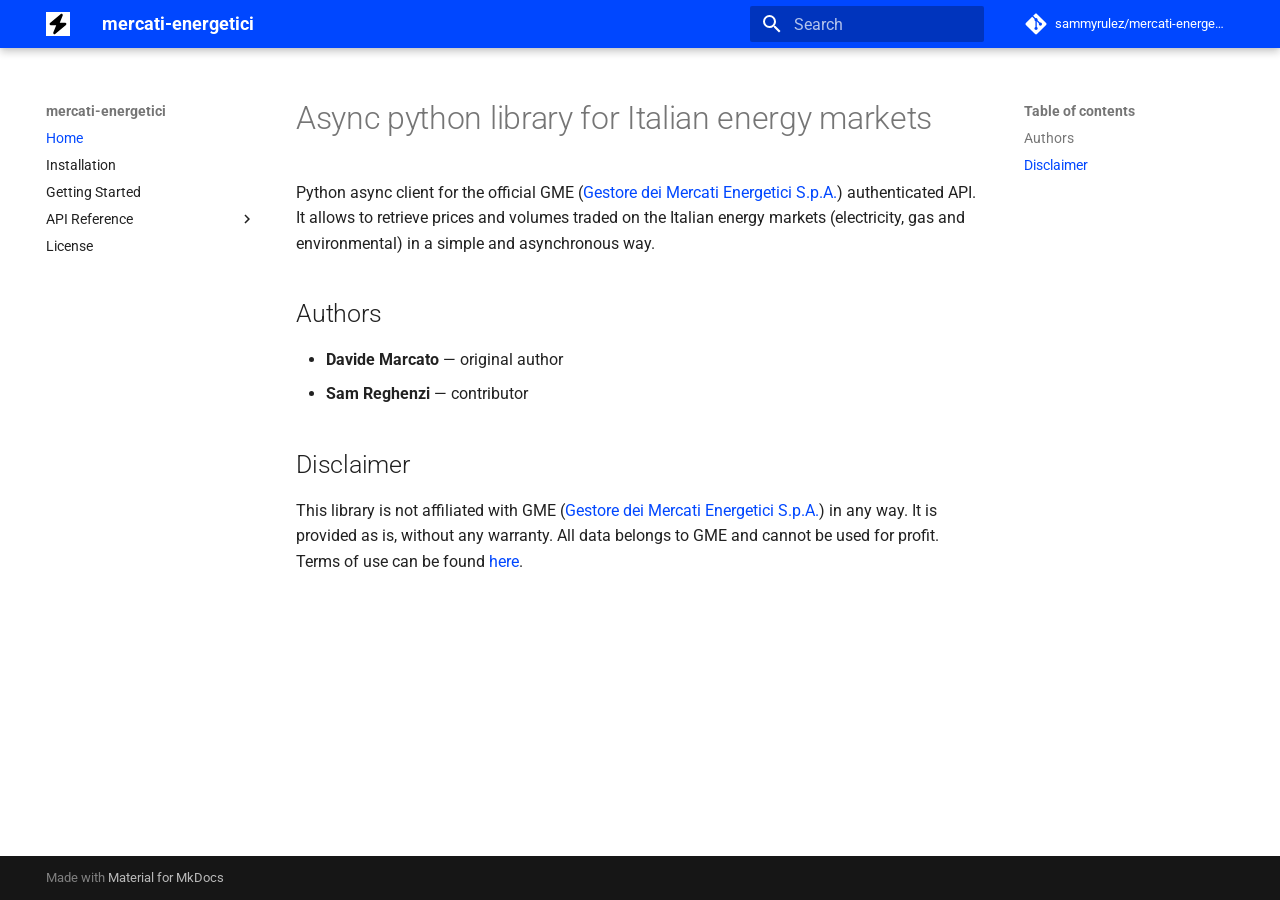
<file: index.html>
<!doctype html>
<html lang="en" class="no-js">
  <head>
    
      <meta charset="utf-8">
      <meta name="viewport" content="width=device-width,initial-scale=1">
      
        <meta name="description" content="Documentation for mercati-energetici python package">
      
      
        <meta name="author" content="Davide Marcato, Sam Reghenzi">
      
      
        <link rel="canonical" href="https://sammyrulez.github.io/mercati-energetici/">
      
      
      
        <link rel="next" href="installation/">
      
      
        
      
      
      <link rel="icon" href="assets/images/favicon.png">
      <meta name="generator" content="mkdocs-1.6.1, mkdocs-material-9.7.6">
    
    
      
        <title>mercati-energetici</title>
      
    
    
      <link rel="stylesheet" href="assets/stylesheets/main.484c7ddc.min.css">
      
        
        <link rel="stylesheet" href="assets/stylesheets/palette.ab4e12ef.min.css">
      
      


    
    
      
    
    
      
        
        
        <link rel="preconnect" href="https://fonts.gstatic.com" crossorigin>
        <link rel="stylesheet" href="https://fonts.googleapis.com/css?family=Roboto:300,300i,400,400i,700,700i%7CRoboto+Mono:400,400i,700,700i&display=fallback">
        <style>:root{--md-text-font:"Roboto";--md-code-font:"Roboto Mono"}</style>
      
    
    
      <link rel="stylesheet" href="assets/_mkdocstrings.css">
    
      <link rel="stylesheet" href="stylesheets/extra.css">
    
    <script>__md_scope=new URL(".",location),__md_hash=e=>[...e].reduce(((e,_)=>(e<<5)-e+_.charCodeAt(0)),0),__md_get=(e,_=localStorage,t=__md_scope)=>JSON.parse(_.getItem(t.pathname+"."+e)),__md_set=(e,_,t=localStorage,a=__md_scope)=>{try{t.setItem(a.pathname+"."+e,JSON.stringify(_))}catch(e){}}</script>
    
      

    
    
  </head>
  
  
    
    
    
    
    
    <body dir="ltr" data-md-color-scheme="default" data-md-color-primary="custom" data-md-color-accent="indigo">
  
    
    <input class="md-toggle" data-md-toggle="drawer" type="checkbox" id="__drawer" autocomplete="off">
    <input class="md-toggle" data-md-toggle="search" type="checkbox" id="__search" autocomplete="off">
    <label class="md-overlay" for="__drawer"></label>
    <div data-md-component="skip">
      
        
        <a href="#async-python-library-for-italian-energy-markets" class="md-skip">
          Skip to content
        </a>
      
    </div>
    <div data-md-component="announce">
      
    </div>
    
    
      

  

<header class="md-header md-header--shadow" data-md-component="header">
  <nav class="md-header__inner md-grid" aria-label="Header">
    <a href="." title="mercati-energetici" class="md-header__button md-logo" aria-label="mercati-energetici" data-md-component="logo">
      
  <img src="logo.svg" alt="logo">

    </a>
    <label class="md-header__button md-icon" for="__drawer">
      
      <svg xmlns="http://www.w3.org/2000/svg" viewBox="0 0 24 24"><path d="M3 6h18v2H3zm0 5h18v2H3zm0 5h18v2H3z"/></svg>
    </label>
    <div class="md-header__title" data-md-component="header-title">
      <div class="md-header__ellipsis">
        <div class="md-header__topic">
          <span class="md-ellipsis">
            mercati-energetici
          </span>
        </div>
        <div class="md-header__topic" data-md-component="header-topic">
          <span class="md-ellipsis">
            
              Home
            
          </span>
        </div>
      </div>
    </div>
    
      
    
    
    
    
      
      
        <label class="md-header__button md-icon" for="__search">
          
          <svg xmlns="http://www.w3.org/2000/svg" viewBox="0 0 24 24"><path d="M9.5 3A6.5 6.5 0 0 1 16 9.5c0 1.61-.59 3.09-1.56 4.23l.27.27h.79l5 5-1.5 1.5-5-5v-.79l-.27-.27A6.52 6.52 0 0 1 9.5 16 6.5 6.5 0 0 1 3 9.5 6.5 6.5 0 0 1 9.5 3m0 2C7 5 5 7 5 9.5S7 14 9.5 14 14 12 14 9.5 12 5 9.5 5"/></svg>
        </label>
        <div class="md-search" data-md-component="search" role="dialog">
  <label class="md-search__overlay" for="__search"></label>
  <div class="md-search__inner" role="search">
    <form class="md-search__form" name="search">
      <input type="text" class="md-search__input" name="query" aria-label="Search" placeholder="Search" autocapitalize="off" autocorrect="off" autocomplete="off" spellcheck="false" data-md-component="search-query" required>
      <label class="md-search__icon md-icon" for="__search">
        
        <svg xmlns="http://www.w3.org/2000/svg" viewBox="0 0 24 24"><path d="M9.5 3A6.5 6.5 0 0 1 16 9.5c0 1.61-.59 3.09-1.56 4.23l.27.27h.79l5 5-1.5 1.5-5-5v-.79l-.27-.27A6.52 6.52 0 0 1 9.5 16 6.5 6.5 0 0 1 3 9.5 6.5 6.5 0 0 1 9.5 3m0 2C7 5 5 7 5 9.5S7 14 9.5 14 14 12 14 9.5 12 5 9.5 5"/></svg>
        
        <svg xmlns="http://www.w3.org/2000/svg" viewBox="0 0 24 24"><path d="M20 11v2H8l5.5 5.5-1.42 1.42L4.16 12l7.92-7.92L13.5 5.5 8 11z"/></svg>
      </label>
      <nav class="md-search__options" aria-label="Search">
        
        <button type="reset" class="md-search__icon md-icon" title="Clear" aria-label="Clear" tabindex="-1">
          
          <svg xmlns="http://www.w3.org/2000/svg" viewBox="0 0 24 24"><path d="M19 6.41 17.59 5 12 10.59 6.41 5 5 6.41 10.59 12 5 17.59 6.41 19 12 13.41 17.59 19 19 17.59 13.41 12z"/></svg>
        </button>
      </nav>
      
    </form>
    <div class="md-search__output">
      <div class="md-search__scrollwrap" tabindex="0" data-md-scrollfix>
        <div class="md-search-result" data-md-component="search-result">
          <div class="md-search-result__meta">
            Initializing search
          </div>
          <ol class="md-search-result__list" role="presentation"></ol>
        </div>
      </div>
    </div>
  </div>
</div>
      
    
    
      <div class="md-header__source">
        <a href="https://github.com/sammyrulez/mercati-energetici" title="Go to repository" class="md-source" data-md-component="source">
  <div class="md-source__icon md-icon">
    
    <svg xmlns="http://www.w3.org/2000/svg" viewBox="0 0 448 512"><!--! Font Awesome Free 7.1.0 by @fontawesome - https://fontawesome.com License - https://fontawesome.com/license/free (Icons: CC BY 4.0, Fonts: SIL OFL 1.1, Code: MIT License) Copyright 2025 Fonticons, Inc.--><path d="M439.6 236.1 244 40.5c-5.4-5.5-12.8-8.5-20.4-8.5s-15 3-20.4 8.4L162.5 81l51.5 51.5c27.1-9.1 52.7 16.8 43.4 43.7l49.7 49.7c34.2-11.8 61.2 31 35.5 56.7-26.5 26.5-70.2-2.9-56-37.3L240.3 199v121.9c25.3 12.5 22.3 41.8 9.1 55-6.4 6.4-15.2 10.1-24.3 10.1s-17.8-3.6-24.3-10.1c-17.6-17.6-11.1-46.9 11.2-56v-123c-20.8-8.5-24.6-30.7-18.6-45L142.6 101 8.5 235.1C3 240.6 0 247.9 0 255.5s3 15 8.5 20.4l195.6 195.7c5.4 5.4 12.7 8.4 20.4 8.4s15-3 20.4-8.4l194.7-194.7c5.4-5.4 8.4-12.8 8.4-20.4s-3-15-8.4-20.4"/></svg>
  </div>
  <div class="md-source__repository">
    sammyrulez/mercati-energetici
  </div>
</a>
      </div>
    
  </nav>
  
</header>
    
    <div class="md-container" data-md-component="container">
      
      
        
          
        
      
      <main class="md-main" data-md-component="main">
        <div class="md-main__inner md-grid">
          
            
              
              <div class="md-sidebar md-sidebar--primary" data-md-component="sidebar" data-md-type="navigation" >
                <div class="md-sidebar__scrollwrap">
                  <div class="md-sidebar__inner">
                    



<nav class="md-nav md-nav--primary" aria-label="Navigation" data-md-level="0">
  <label class="md-nav__title" for="__drawer">
    <a href="." title="mercati-energetici" class="md-nav__button md-logo" aria-label="mercati-energetici" data-md-component="logo">
      
  <img src="logo.svg" alt="logo">

    </a>
    mercati-energetici
  </label>
  
    <div class="md-nav__source">
      <a href="https://github.com/sammyrulez/mercati-energetici" title="Go to repository" class="md-source" data-md-component="source">
  <div class="md-source__icon md-icon">
    
    <svg xmlns="http://www.w3.org/2000/svg" viewBox="0 0 448 512"><!--! Font Awesome Free 7.1.0 by @fontawesome - https://fontawesome.com License - https://fontawesome.com/license/free (Icons: CC BY 4.0, Fonts: SIL OFL 1.1, Code: MIT License) Copyright 2025 Fonticons, Inc.--><path d="M439.6 236.1 244 40.5c-5.4-5.5-12.8-8.5-20.4-8.5s-15 3-20.4 8.4L162.5 81l51.5 51.5c27.1-9.1 52.7 16.8 43.4 43.7l49.7 49.7c34.2-11.8 61.2 31 35.5 56.7-26.5 26.5-70.2-2.9-56-37.3L240.3 199v121.9c25.3 12.5 22.3 41.8 9.1 55-6.4 6.4-15.2 10.1-24.3 10.1s-17.8-3.6-24.3-10.1c-17.6-17.6-11.1-46.9 11.2-56v-123c-20.8-8.5-24.6-30.7-18.6-45L142.6 101 8.5 235.1C3 240.6 0 247.9 0 255.5s3 15 8.5 20.4l195.6 195.7c5.4 5.4 12.7 8.4 20.4 8.4s15-3 20.4-8.4l194.7-194.7c5.4-5.4 8.4-12.8 8.4-20.4s-3-15-8.4-20.4"/></svg>
  </div>
  <div class="md-source__repository">
    sammyrulez/mercati-energetici
  </div>
</a>
    </div>
  
  <ul class="md-nav__list" data-md-scrollfix>
    
      
      
  
  
    
  
  
  
    <li class="md-nav__item md-nav__item--active">
      
      <input class="md-nav__toggle md-toggle" type="checkbox" id="__toc">
      
      
        
      
      
        <label class="md-nav__link md-nav__link--active" for="__toc">
          
  
  
  <span class="md-ellipsis">
    
  
    Home
  

    
  </span>
  
  

          <span class="md-nav__icon md-icon"></span>
        </label>
      
      <a href="." class="md-nav__link md-nav__link--active">
        
  
  
  <span class="md-ellipsis">
    
  
    Home
  

    
  </span>
  
  

      </a>
      
        

<nav class="md-nav md-nav--secondary" aria-label="Table of contents">
  
  
  
    
  
  
    <label class="md-nav__title" for="__toc">
      <span class="md-nav__icon md-icon"></span>
      Table of contents
    </label>
    <ul class="md-nav__list" data-md-component="toc" data-md-scrollfix>
      
        <li class="md-nav__item">
  <a href="#authors" class="md-nav__link">
    <span class="md-ellipsis">
      
        Authors
      
    </span>
  </a>
  
</li>
      
        <li class="md-nav__item">
  <a href="#disclaimer" class="md-nav__link">
    <span class="md-ellipsis">
      
        Disclaimer
      
    </span>
  </a>
  
</li>
      
    </ul>
  
</nav>
      
    </li>
  

    
      
      
  
  
  
  
    <li class="md-nav__item">
      <a href="installation/" class="md-nav__link">
        
  
  
  <span class="md-ellipsis">
    
  
    Installation
  

    
  </span>
  
  

      </a>
    </li>
  

    
      
      
  
  
  
  
    <li class="md-nav__item">
      <a href="getting_started/" class="md-nav__link">
        
  
  
  <span class="md-ellipsis">
    
  
    Getting Started
  

    
  </span>
  
  

      </a>
    </li>
  

    
      
      
  
  
  
  
    
    
    
    
    
    <li class="md-nav__item md-nav__item--nested">
      
        
        
        <input class="md-nav__toggle md-toggle " type="checkbox" id="__nav_4" >
        
          
          <label class="md-nav__link" for="__nav_4" id="__nav_4_label" tabindex="0">
            
  
  
  <span class="md-ellipsis">
    
  
    API Reference
  

    
  </span>
  
  

            <span class="md-nav__icon md-icon"></span>
          </label>
        
        <nav class="md-nav" data-md-level="1" aria-labelledby="__nav_4_label" aria-expanded="false">
          <label class="md-nav__title" for="__nav_4">
            <span class="md-nav__icon md-icon"></span>
            
  
    API Reference
  

          </label>
          <ul class="md-nav__list" data-md-scrollfix>
            
              
                
  
  
  
  
    <li class="md-nav__item">
      <a href="reference/mercati_energetici/" class="md-nav__link">
        
  
  
  <span class="md-ellipsis">
    
  
    AuthenticatedMercatiEnergetici
  

    
  </span>
  
  

      </a>
    </li>
  

              
            
              
                
  
  
  
  
    <li class="md-nav__item">
      <a href="reference/mgp/" class="md-nav__link">
        
  
  
  <span class="md-ellipsis">
    
  
    MGP
  

    
  </span>
  
  

      </a>
    </li>
  

              
            
              
                
  
  
  
  
    <li class="md-nav__item">
      <a href="reference/mercati_elettrici/" class="md-nav__link">
        
  
  
  <span class="md-ellipsis">
    
  
    MercatiElettrici
  

    
  </span>
  
  

      </a>
    </li>
  

              
            
              
                
  
  
  
  
    <li class="md-nav__item">
      <a href="reference/mercati_gas/" class="md-nav__link">
        
  
  
  <span class="md-ellipsis">
    
  
    MercatiGas
  

    
  </span>
  
  

      </a>
    </li>
  

              
            
              
                
  
  
  
  
    <li class="md-nav__item">
      <a href="reference/mercati_ambientali/" class="md-nav__link">
        
  
  
  <span class="md-ellipsis">
    
  
    MercatiAmbientali
  

    
  </span>
  
  

      </a>
    </li>
  

              
            
          </ul>
        </nav>
      
    </li>
  

    
      
      
  
  
  
  
    <li class="md-nav__item">
      <a href="LICENSE/" class="md-nav__link">
        
  
  
  <span class="md-ellipsis">
    
  
    License
  

    
  </span>
  
  

      </a>
    </li>
  

    
  </ul>
</nav>
                  </div>
                </div>
              </div>
            
            
              
              <div class="md-sidebar md-sidebar--secondary" data-md-component="sidebar" data-md-type="toc" >
                <div class="md-sidebar__scrollwrap">
                  <div class="md-sidebar__inner">
                    

<nav class="md-nav md-nav--secondary" aria-label="Table of contents">
  
  
  
    
  
  
    <label class="md-nav__title" for="__toc">
      <span class="md-nav__icon md-icon"></span>
      Table of contents
    </label>
    <ul class="md-nav__list" data-md-component="toc" data-md-scrollfix>
      
        <li class="md-nav__item">
  <a href="#authors" class="md-nav__link">
    <span class="md-ellipsis">
      
        Authors
      
    </span>
  </a>
  
</li>
      
        <li class="md-nav__item">
  <a href="#disclaimer" class="md-nav__link">
    <span class="md-ellipsis">
      
        Disclaimer
      
    </span>
  </a>
  
</li>
      
    </ul>
  
</nav>
                  </div>
                </div>
              </div>
            
          
          
            <div class="md-content" data-md-component="content">
              
              <article class="md-content__inner md-typeset">
                
                  


  
  


<h1 id="async-python-library-for-italian-energy-markets">Async python library for Italian energy markets</h1>
<p>Python async client for the official GME (<a href="https://mercatoelettrico.org/It/Default.aspx">Gestore dei Mercati Energetici S.p.A.</a>) authenticated API. It allows to retrieve prices and volumes traded on the Italian energy markets (electricity, gas and environmental) in a simple and asynchronous way.</p>
<h2 id="authors">Authors</h2>
<ul>
<li><strong>Davide Marcato</strong> — original author</li>
<li><strong>Sam Reghenzi</strong> — contributor</li>
</ul>
<h2 id="disclaimer">Disclaimer</h2>
<p>This library is not affiliated with GME (<a href="https://mercatoelettrico.org/It/Default.aspx">Gestore dei Mercati Energetici S.p.A.</a>) in any way. It is provided as is, without any warranty. All data belongs to GME and cannot be used for profit. Terms of use can be found <a href="https://www.mercatoelettrico.org/it-it/Home/InterfacciaAPI">here</a>.</p>












                
              </article>
            </div>
          
          
<script>var target=document.getElementById(location.hash.slice(1));target&&target.name&&(target.checked=target.name.startsWith("__tabbed_"))</script>
        </div>
        
      </main>
      
        <footer class="md-footer">
  
  <div class="md-footer-meta md-typeset">
    <div class="md-footer-meta__inner md-grid">
      <div class="md-copyright">
  
  
    Made with
    <a href="https://squidfunk.github.io/mkdocs-material/" target="_blank" rel="noopener">
      Material for MkDocs
    </a>
  
</div>
      
    </div>
  </div>
</footer>
      
    </div>
    <div class="md-dialog" data-md-component="dialog">
      <div class="md-dialog__inner md-typeset"></div>
    </div>
    
    
    
      
      
      <script id="__config" type="application/json">{"annotate": null, "base": ".", "features": [], "search": "assets/javascripts/workers/search.2c215733.min.js", "tags": null, "translations": {"clipboard.copied": "Copied to clipboard", "clipboard.copy": "Copy to clipboard", "search.result.more.one": "1 more on this page", "search.result.more.other": "# more on this page", "search.result.none": "No matching documents", "search.result.one": "1 matching document", "search.result.other": "# matching documents", "search.result.placeholder": "Type to start searching", "search.result.term.missing": "Missing", "select.version": "Select version"}, "version": null}</script>
    
    
      <script src="assets/javascripts/bundle.79ae519e.min.js"></script>
      
    
  </body>
</html>
</file>
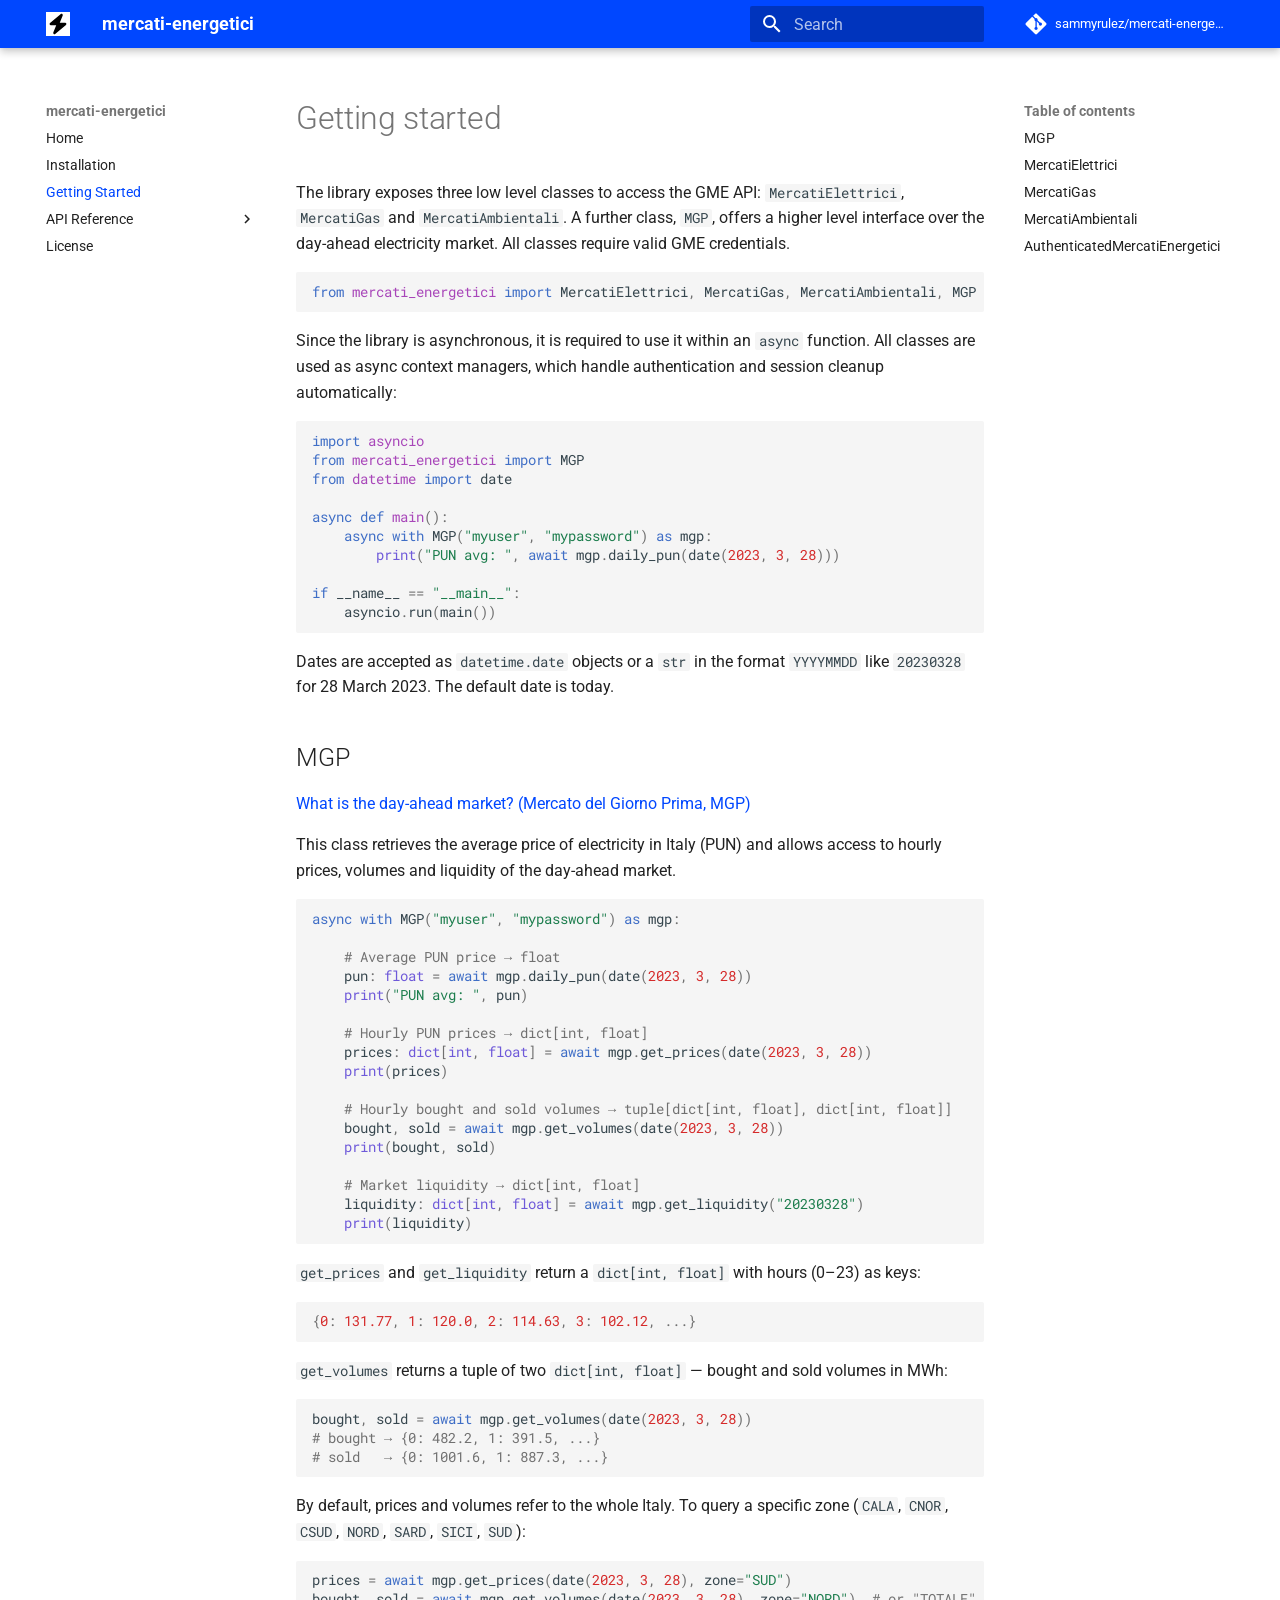
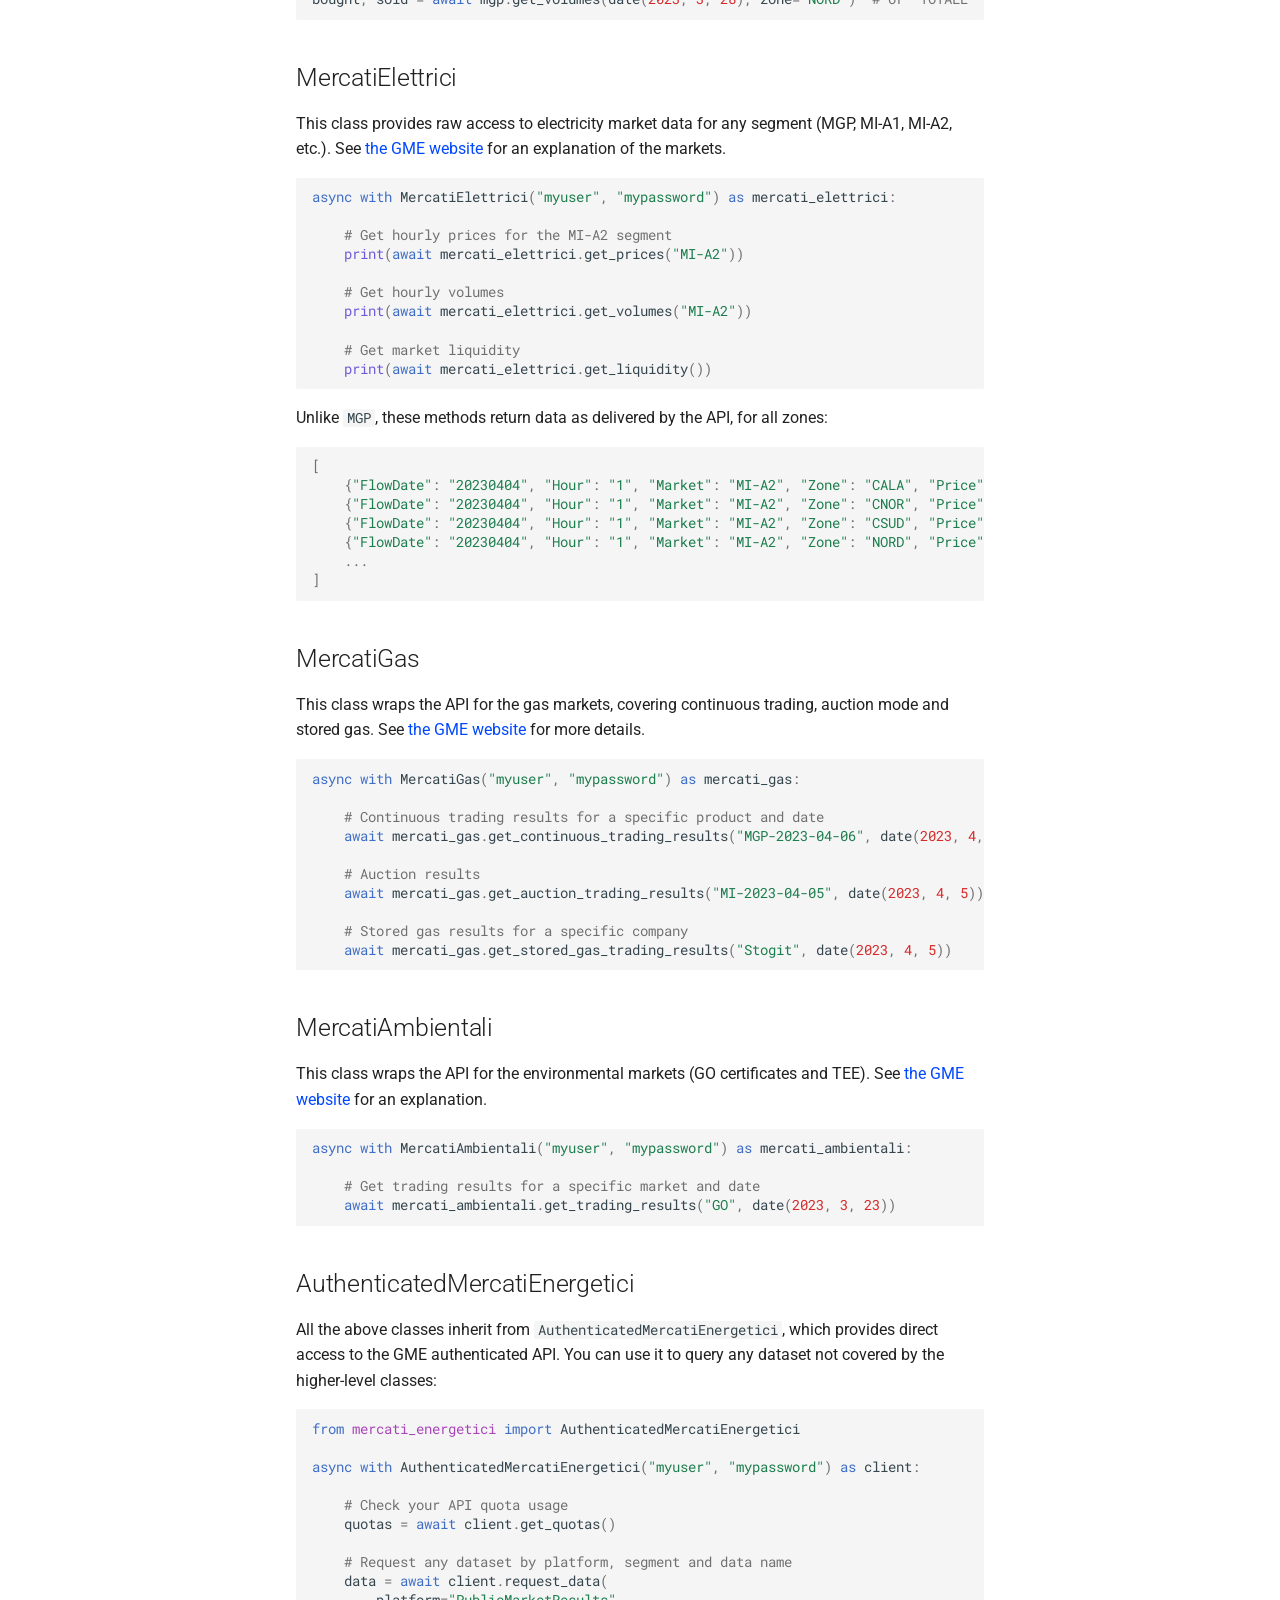
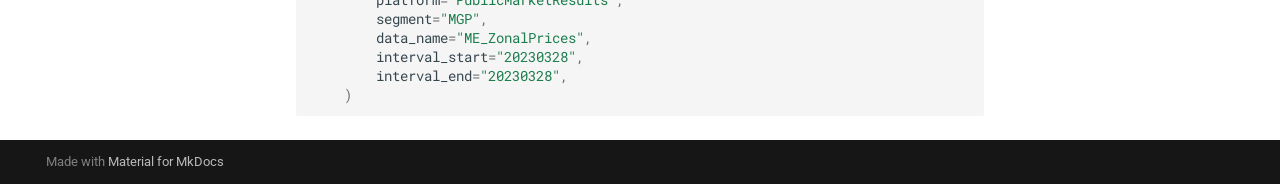
<file: getting_started/index.html>
<!doctype html>
<html lang="en" class="no-js">
  <head>
    
      <meta charset="utf-8">
      <meta name="viewport" content="width=device-width,initial-scale=1">
      
        <meta name="description" content="Documentation for mercati-energetici python package">
      
      
        <meta name="author" content="Davide Marcato, Sam Reghenzi">
      
      
        <link rel="canonical" href="https://sammyrulez.github.io/mercati-energetici/getting_started/">
      
      
        <link rel="prev" href="../installation/">
      
      
        <link rel="next" href="../reference/mercati_energetici/">
      
      
        
      
      
      <link rel="icon" href="../assets/images/favicon.png">
      <meta name="generator" content="mkdocs-1.6.1, mkdocs-material-9.7.6">
    
    
      
        <title>Getting Started - mercati-energetici</title>
      
    
    
      <link rel="stylesheet" href="../assets/stylesheets/main.484c7ddc.min.css">
      
        
        <link rel="stylesheet" href="../assets/stylesheets/palette.ab4e12ef.min.css">
      
      


    
    
      
    
    
      
        
        
        <link rel="preconnect" href="https://fonts.gstatic.com" crossorigin>
        <link rel="stylesheet" href="https://fonts.googleapis.com/css?family=Roboto:300,300i,400,400i,700,700i%7CRoboto+Mono:400,400i,700,700i&display=fallback">
        <style>:root{--md-text-font:"Roboto";--md-code-font:"Roboto Mono"}</style>
      
    
    
      <link rel="stylesheet" href="../assets/_mkdocstrings.css">
    
      <link rel="stylesheet" href="../stylesheets/extra.css">
    
    <script>__md_scope=new URL("..",location),__md_hash=e=>[...e].reduce(((e,_)=>(e<<5)-e+_.charCodeAt(0)),0),__md_get=(e,_=localStorage,t=__md_scope)=>JSON.parse(_.getItem(t.pathname+"."+e)),__md_set=(e,_,t=localStorage,a=__md_scope)=>{try{t.setItem(a.pathname+"."+e,JSON.stringify(_))}catch(e){}}</script>
    
      

    
    
  </head>
  
  
    
    
    
    
    
    <body dir="ltr" data-md-color-scheme="default" data-md-color-primary="custom" data-md-color-accent="indigo">
  
    
    <input class="md-toggle" data-md-toggle="drawer" type="checkbox" id="__drawer" autocomplete="off">
    <input class="md-toggle" data-md-toggle="search" type="checkbox" id="__search" autocomplete="off">
    <label class="md-overlay" for="__drawer"></label>
    <div data-md-component="skip">
      
        
        <a href="#getting-started" class="md-skip">
          Skip to content
        </a>
      
    </div>
    <div data-md-component="announce">
      
    </div>
    
    
      

  

<header class="md-header md-header--shadow" data-md-component="header">
  <nav class="md-header__inner md-grid" aria-label="Header">
    <a href=".." title="mercati-energetici" class="md-header__button md-logo" aria-label="mercati-energetici" data-md-component="logo">
      
  <img src="../logo.svg" alt="logo">

    </a>
    <label class="md-header__button md-icon" for="__drawer">
      
      <svg xmlns="http://www.w3.org/2000/svg" viewBox="0 0 24 24"><path d="M3 6h18v2H3zm0 5h18v2H3zm0 5h18v2H3z"/></svg>
    </label>
    <div class="md-header__title" data-md-component="header-title">
      <div class="md-header__ellipsis">
        <div class="md-header__topic">
          <span class="md-ellipsis">
            mercati-energetici
          </span>
        </div>
        <div class="md-header__topic" data-md-component="header-topic">
          <span class="md-ellipsis">
            
              Getting Started
            
          </span>
        </div>
      </div>
    </div>
    
      
    
    
    
    
      
      
        <label class="md-header__button md-icon" for="__search">
          
          <svg xmlns="http://www.w3.org/2000/svg" viewBox="0 0 24 24"><path d="M9.5 3A6.5 6.5 0 0 1 16 9.5c0 1.61-.59 3.09-1.56 4.23l.27.27h.79l5 5-1.5 1.5-5-5v-.79l-.27-.27A6.52 6.52 0 0 1 9.5 16 6.5 6.5 0 0 1 3 9.5 6.5 6.5 0 0 1 9.5 3m0 2C7 5 5 7 5 9.5S7 14 9.5 14 14 12 14 9.5 12 5 9.5 5"/></svg>
        </label>
        <div class="md-search" data-md-component="search" role="dialog">
  <label class="md-search__overlay" for="__search"></label>
  <div class="md-search__inner" role="search">
    <form class="md-search__form" name="search">
      <input type="text" class="md-search__input" name="query" aria-label="Search" placeholder="Search" autocapitalize="off" autocorrect="off" autocomplete="off" spellcheck="false" data-md-component="search-query" required>
      <label class="md-search__icon md-icon" for="__search">
        
        <svg xmlns="http://www.w3.org/2000/svg" viewBox="0 0 24 24"><path d="M9.5 3A6.5 6.5 0 0 1 16 9.5c0 1.61-.59 3.09-1.56 4.23l.27.27h.79l5 5-1.5 1.5-5-5v-.79l-.27-.27A6.52 6.52 0 0 1 9.5 16 6.5 6.5 0 0 1 3 9.5 6.5 6.5 0 0 1 9.5 3m0 2C7 5 5 7 5 9.5S7 14 9.5 14 14 12 14 9.5 12 5 9.5 5"/></svg>
        
        <svg xmlns="http://www.w3.org/2000/svg" viewBox="0 0 24 24"><path d="M20 11v2H8l5.5 5.5-1.42 1.42L4.16 12l7.92-7.92L13.5 5.5 8 11z"/></svg>
      </label>
      <nav class="md-search__options" aria-label="Search">
        
        <button type="reset" class="md-search__icon md-icon" title="Clear" aria-label="Clear" tabindex="-1">
          
          <svg xmlns="http://www.w3.org/2000/svg" viewBox="0 0 24 24"><path d="M19 6.41 17.59 5 12 10.59 6.41 5 5 6.41 10.59 12 5 17.59 6.41 19 12 13.41 17.59 19 19 17.59 13.41 12z"/></svg>
        </button>
      </nav>
      
    </form>
    <div class="md-search__output">
      <div class="md-search__scrollwrap" tabindex="0" data-md-scrollfix>
        <div class="md-search-result" data-md-component="search-result">
          <div class="md-search-result__meta">
            Initializing search
          </div>
          <ol class="md-search-result__list" role="presentation"></ol>
        </div>
      </div>
    </div>
  </div>
</div>
      
    
    
      <div class="md-header__source">
        <a href="https://github.com/sammyrulez/mercati-energetici" title="Go to repository" class="md-source" data-md-component="source">
  <div class="md-source__icon md-icon">
    
    <svg xmlns="http://www.w3.org/2000/svg" viewBox="0 0 448 512"><!--! Font Awesome Free 7.1.0 by @fontawesome - https://fontawesome.com License - https://fontawesome.com/license/free (Icons: CC BY 4.0, Fonts: SIL OFL 1.1, Code: MIT License) Copyright 2025 Fonticons, Inc.--><path d="M439.6 236.1 244 40.5c-5.4-5.5-12.8-8.5-20.4-8.5s-15 3-20.4 8.4L162.5 81l51.5 51.5c27.1-9.1 52.7 16.8 43.4 43.7l49.7 49.7c34.2-11.8 61.2 31 35.5 56.7-26.5 26.5-70.2-2.9-56-37.3L240.3 199v121.9c25.3 12.5 22.3 41.8 9.1 55-6.4 6.4-15.2 10.1-24.3 10.1s-17.8-3.6-24.3-10.1c-17.6-17.6-11.1-46.9 11.2-56v-123c-20.8-8.5-24.6-30.7-18.6-45L142.6 101 8.5 235.1C3 240.6 0 247.9 0 255.5s3 15 8.5 20.4l195.6 195.7c5.4 5.4 12.7 8.4 20.4 8.4s15-3 20.4-8.4l194.7-194.7c5.4-5.4 8.4-12.8 8.4-20.4s-3-15-8.4-20.4"/></svg>
  </div>
  <div class="md-source__repository">
    sammyrulez/mercati-energetici
  </div>
</a>
      </div>
    
  </nav>
  
</header>
    
    <div class="md-container" data-md-component="container">
      
      
        
          
        
      
      <main class="md-main" data-md-component="main">
        <div class="md-main__inner md-grid">
          
            
              
              <div class="md-sidebar md-sidebar--primary" data-md-component="sidebar" data-md-type="navigation" >
                <div class="md-sidebar__scrollwrap">
                  <div class="md-sidebar__inner">
                    



<nav class="md-nav md-nav--primary" aria-label="Navigation" data-md-level="0">
  <label class="md-nav__title" for="__drawer">
    <a href=".." title="mercati-energetici" class="md-nav__button md-logo" aria-label="mercati-energetici" data-md-component="logo">
      
  <img src="../logo.svg" alt="logo">

    </a>
    mercati-energetici
  </label>
  
    <div class="md-nav__source">
      <a href="https://github.com/sammyrulez/mercati-energetici" title="Go to repository" class="md-source" data-md-component="source">
  <div class="md-source__icon md-icon">
    
    <svg xmlns="http://www.w3.org/2000/svg" viewBox="0 0 448 512"><!--! Font Awesome Free 7.1.0 by @fontawesome - https://fontawesome.com License - https://fontawesome.com/license/free (Icons: CC BY 4.0, Fonts: SIL OFL 1.1, Code: MIT License) Copyright 2025 Fonticons, Inc.--><path d="M439.6 236.1 244 40.5c-5.4-5.5-12.8-8.5-20.4-8.5s-15 3-20.4 8.4L162.5 81l51.5 51.5c27.1-9.1 52.7 16.8 43.4 43.7l49.7 49.7c34.2-11.8 61.2 31 35.5 56.7-26.5 26.5-70.2-2.9-56-37.3L240.3 199v121.9c25.3 12.5 22.3 41.8 9.1 55-6.4 6.4-15.2 10.1-24.3 10.1s-17.8-3.6-24.3-10.1c-17.6-17.6-11.1-46.9 11.2-56v-123c-20.8-8.5-24.6-30.7-18.6-45L142.6 101 8.5 235.1C3 240.6 0 247.9 0 255.5s3 15 8.5 20.4l195.6 195.7c5.4 5.4 12.7 8.4 20.4 8.4s15-3 20.4-8.4l194.7-194.7c5.4-5.4 8.4-12.8 8.4-20.4s-3-15-8.4-20.4"/></svg>
  </div>
  <div class="md-source__repository">
    sammyrulez/mercati-energetici
  </div>
</a>
    </div>
  
  <ul class="md-nav__list" data-md-scrollfix>
    
      
      
  
  
  
  
    <li class="md-nav__item">
      <a href=".." class="md-nav__link">
        
  
  
  <span class="md-ellipsis">
    
  
    Home
  

    
  </span>
  
  

      </a>
    </li>
  

    
      
      
  
  
  
  
    <li class="md-nav__item">
      <a href="../installation/" class="md-nav__link">
        
  
  
  <span class="md-ellipsis">
    
  
    Installation
  

    
  </span>
  
  

      </a>
    </li>
  

    
      
      
  
  
    
  
  
  
    <li class="md-nav__item md-nav__item--active">
      
      <input class="md-nav__toggle md-toggle" type="checkbox" id="__toc">
      
      
        
      
      
        <label class="md-nav__link md-nav__link--active" for="__toc">
          
  
  
  <span class="md-ellipsis">
    
  
    Getting Started
  

    
  </span>
  
  

          <span class="md-nav__icon md-icon"></span>
        </label>
      
      <a href="./" class="md-nav__link md-nav__link--active">
        
  
  
  <span class="md-ellipsis">
    
  
    Getting Started
  

    
  </span>
  
  

      </a>
      
        

<nav class="md-nav md-nav--secondary" aria-label="Table of contents">
  
  
  
    
  
  
    <label class="md-nav__title" for="__toc">
      <span class="md-nav__icon md-icon"></span>
      Table of contents
    </label>
    <ul class="md-nav__list" data-md-component="toc" data-md-scrollfix>
      
        <li class="md-nav__item">
  <a href="#mgp" class="md-nav__link">
    <span class="md-ellipsis">
      
        MGP
      
    </span>
  </a>
  
</li>
      
        <li class="md-nav__item">
  <a href="#mercatielettrici" class="md-nav__link">
    <span class="md-ellipsis">
      
        MercatiElettrici
      
    </span>
  </a>
  
</li>
      
        <li class="md-nav__item">
  <a href="#mercatigas" class="md-nav__link">
    <span class="md-ellipsis">
      
        MercatiGas
      
    </span>
  </a>
  
</li>
      
        <li class="md-nav__item">
  <a href="#mercatiambientali" class="md-nav__link">
    <span class="md-ellipsis">
      
        MercatiAmbientali
      
    </span>
  </a>
  
</li>
      
        <li class="md-nav__item">
  <a href="#authenticatedmercatienergetici" class="md-nav__link">
    <span class="md-ellipsis">
      
        AuthenticatedMercatiEnergetici
      
    </span>
  </a>
  
</li>
      
    </ul>
  
</nav>
      
    </li>
  

    
      
      
  
  
  
  
    
    
    
    
    
    <li class="md-nav__item md-nav__item--nested">
      
        
        
        <input class="md-nav__toggle md-toggle " type="checkbox" id="__nav_4" >
        
          
          <label class="md-nav__link" for="__nav_4" id="__nav_4_label" tabindex="0">
            
  
  
  <span class="md-ellipsis">
    
  
    API Reference
  

    
  </span>
  
  

            <span class="md-nav__icon md-icon"></span>
          </label>
        
        <nav class="md-nav" data-md-level="1" aria-labelledby="__nav_4_label" aria-expanded="false">
          <label class="md-nav__title" for="__nav_4">
            <span class="md-nav__icon md-icon"></span>
            
  
    API Reference
  

          </label>
          <ul class="md-nav__list" data-md-scrollfix>
            
              
                
  
  
  
  
    <li class="md-nav__item">
      <a href="../reference/mercati_energetici/" class="md-nav__link">
        
  
  
  <span class="md-ellipsis">
    
  
    AuthenticatedMercatiEnergetici
  

    
  </span>
  
  

      </a>
    </li>
  

              
            
              
                
  
  
  
  
    <li class="md-nav__item">
      <a href="../reference/mgp/" class="md-nav__link">
        
  
  
  <span class="md-ellipsis">
    
  
    MGP
  

    
  </span>
  
  

      </a>
    </li>
  

              
            
              
                
  
  
  
  
    <li class="md-nav__item">
      <a href="../reference/mercati_elettrici/" class="md-nav__link">
        
  
  
  <span class="md-ellipsis">
    
  
    MercatiElettrici
  

    
  </span>
  
  

      </a>
    </li>
  

              
            
              
                
  
  
  
  
    <li class="md-nav__item">
      <a href="../reference/mercati_gas/" class="md-nav__link">
        
  
  
  <span class="md-ellipsis">
    
  
    MercatiGas
  

    
  </span>
  
  

      </a>
    </li>
  

              
            
              
                
  
  
  
  
    <li class="md-nav__item">
      <a href="../reference/mercati_ambientali/" class="md-nav__link">
        
  
  
  <span class="md-ellipsis">
    
  
    MercatiAmbientali
  

    
  </span>
  
  

      </a>
    </li>
  

              
            
          </ul>
        </nav>
      
    </li>
  

    
      
      
  
  
  
  
    <li class="md-nav__item">
      <a href="../LICENSE/" class="md-nav__link">
        
  
  
  <span class="md-ellipsis">
    
  
    License
  

    
  </span>
  
  

      </a>
    </li>
  

    
  </ul>
</nav>
                  </div>
                </div>
              </div>
            
            
              
              <div class="md-sidebar md-sidebar--secondary" data-md-component="sidebar" data-md-type="toc" >
                <div class="md-sidebar__scrollwrap">
                  <div class="md-sidebar__inner">
                    

<nav class="md-nav md-nav--secondary" aria-label="Table of contents">
  
  
  
    
  
  
    <label class="md-nav__title" for="__toc">
      <span class="md-nav__icon md-icon"></span>
      Table of contents
    </label>
    <ul class="md-nav__list" data-md-component="toc" data-md-scrollfix>
      
        <li class="md-nav__item">
  <a href="#mgp" class="md-nav__link">
    <span class="md-ellipsis">
      
        MGP
      
    </span>
  </a>
  
</li>
      
        <li class="md-nav__item">
  <a href="#mercatielettrici" class="md-nav__link">
    <span class="md-ellipsis">
      
        MercatiElettrici
      
    </span>
  </a>
  
</li>
      
        <li class="md-nav__item">
  <a href="#mercatigas" class="md-nav__link">
    <span class="md-ellipsis">
      
        MercatiGas
      
    </span>
  </a>
  
</li>
      
        <li class="md-nav__item">
  <a href="#mercatiambientali" class="md-nav__link">
    <span class="md-ellipsis">
      
        MercatiAmbientali
      
    </span>
  </a>
  
</li>
      
        <li class="md-nav__item">
  <a href="#authenticatedmercatienergetici" class="md-nav__link">
    <span class="md-ellipsis">
      
        AuthenticatedMercatiEnergetici
      
    </span>
  </a>
  
</li>
      
    </ul>
  
</nav>
                  </div>
                </div>
              </div>
            
          
          
            <div class="md-content" data-md-component="content">
              
              <article class="md-content__inner md-typeset">
                
                  


  
  


<h1 id="getting-started">Getting started</h1>
<p>The library exposes three low level classes to access the GME API: <code>MercatiElettrici</code>, <code>MercatiGas</code> and <code>MercatiAmbientali</code>. A further class, <code>MGP</code>, offers a higher level interface over the day-ahead electricity market. All classes require valid GME credentials.</p>
<div class="highlight"><pre><span></span><code><a id="__codelineno-0-1" name="__codelineno-0-1" href="#__codelineno-0-1"></a><span class="kn">from</span><span class="w"> </span><span class="nn">mercati_energetici</span><span class="w"> </span><span class="kn">import</span> <span class="n">MercatiElettrici</span><span class="p">,</span> <span class="n">MercatiGas</span><span class="p">,</span> <span class="n">MercatiAmbientali</span><span class="p">,</span> <span class="n">MGP</span>
</code></pre></div>
<p>Since the library is asynchronous, it is required to use it within an <code>async</code> function. All classes are used as async context managers, which handle authentication and session cleanup automatically:</p>
<div class="highlight"><pre><span></span><code><a id="__codelineno-1-1" name="__codelineno-1-1" href="#__codelineno-1-1"></a><span class="kn">import</span><span class="w"> </span><span class="nn">asyncio</span>
<a id="__codelineno-1-2" name="__codelineno-1-2" href="#__codelineno-1-2"></a><span class="kn">from</span><span class="w"> </span><span class="nn">mercati_energetici</span><span class="w"> </span><span class="kn">import</span> <span class="n">MGP</span>
<a id="__codelineno-1-3" name="__codelineno-1-3" href="#__codelineno-1-3"></a><span class="kn">from</span><span class="w"> </span><span class="nn">datetime</span><span class="w"> </span><span class="kn">import</span> <span class="n">date</span>
<a id="__codelineno-1-4" name="__codelineno-1-4" href="#__codelineno-1-4"></a>
<a id="__codelineno-1-5" name="__codelineno-1-5" href="#__codelineno-1-5"></a><span class="k">async</span> <span class="k">def</span><span class="w"> </span><span class="nf">main</span><span class="p">():</span>
<a id="__codelineno-1-6" name="__codelineno-1-6" href="#__codelineno-1-6"></a>    <span class="k">async</span> <span class="k">with</span> <span class="n">MGP</span><span class="p">(</span><span class="s2">&quot;myuser&quot;</span><span class="p">,</span> <span class="s2">&quot;mypassword&quot;</span><span class="p">)</span> <span class="k">as</span> <span class="n">mgp</span><span class="p">:</span>
<a id="__codelineno-1-7" name="__codelineno-1-7" href="#__codelineno-1-7"></a>        <span class="nb">print</span><span class="p">(</span><span class="s2">&quot;PUN avg: &quot;</span><span class="p">,</span> <span class="k">await</span> <span class="n">mgp</span><span class="o">.</span><span class="n">daily_pun</span><span class="p">(</span><span class="n">date</span><span class="p">(</span><span class="mi">2023</span><span class="p">,</span> <span class="mi">3</span><span class="p">,</span> <span class="mi">28</span><span class="p">)))</span>
<a id="__codelineno-1-8" name="__codelineno-1-8" href="#__codelineno-1-8"></a>
<a id="__codelineno-1-9" name="__codelineno-1-9" href="#__codelineno-1-9"></a><span class="k">if</span> <span class="vm">__name__</span> <span class="o">==</span> <span class="s2">&quot;__main__&quot;</span><span class="p">:</span>
<a id="__codelineno-1-10" name="__codelineno-1-10" href="#__codelineno-1-10"></a>    <span class="n">asyncio</span><span class="o">.</span><span class="n">run</span><span class="p">(</span><span class="n">main</span><span class="p">())</span>
</code></pre></div>
<p>Dates are accepted as <code>datetime.date</code> objects or a <code>str</code> in the format <code>YYYYMMDD</code> like <code>20230328</code> for 28 March 2023. The default date is today.</p>
<h2 id="mgp">MGP</h2>
<p><a href="https://www.mercatoelettrico.org/en/Mercati/MercatoElettrico/MPE.aspx">What is the day-ahead market? (Mercato del Giorno Prima, MGP)</a></p>
<p>This class retrieves the average price of electricity in Italy (PUN) and allows access to hourly prices, volumes and liquidity of the day-ahead market.</p>
<div class="highlight"><pre><span></span><code><a id="__codelineno-2-1" name="__codelineno-2-1" href="#__codelineno-2-1"></a><span class="k">async</span> <span class="k">with</span> <span class="n">MGP</span><span class="p">(</span><span class="s2">&quot;myuser&quot;</span><span class="p">,</span> <span class="s2">&quot;mypassword&quot;</span><span class="p">)</span> <span class="k">as</span> <span class="n">mgp</span><span class="p">:</span>
<a id="__codelineno-2-2" name="__codelineno-2-2" href="#__codelineno-2-2"></a>
<a id="__codelineno-2-3" name="__codelineno-2-3" href="#__codelineno-2-3"></a>    <span class="c1"># Average PUN price → float</span>
<a id="__codelineno-2-4" name="__codelineno-2-4" href="#__codelineno-2-4"></a>    <span class="n">pun</span><span class="p">:</span> <span class="nb">float</span> <span class="o">=</span> <span class="k">await</span> <span class="n">mgp</span><span class="o">.</span><span class="n">daily_pun</span><span class="p">(</span><span class="n">date</span><span class="p">(</span><span class="mi">2023</span><span class="p">,</span> <span class="mi">3</span><span class="p">,</span> <span class="mi">28</span><span class="p">))</span>
<a id="__codelineno-2-5" name="__codelineno-2-5" href="#__codelineno-2-5"></a>    <span class="nb">print</span><span class="p">(</span><span class="s2">&quot;PUN avg: &quot;</span><span class="p">,</span> <span class="n">pun</span><span class="p">)</span>
<a id="__codelineno-2-6" name="__codelineno-2-6" href="#__codelineno-2-6"></a>
<a id="__codelineno-2-7" name="__codelineno-2-7" href="#__codelineno-2-7"></a>    <span class="c1"># Hourly PUN prices → dict[int, float]</span>
<a id="__codelineno-2-8" name="__codelineno-2-8" href="#__codelineno-2-8"></a>    <span class="n">prices</span><span class="p">:</span> <span class="nb">dict</span><span class="p">[</span><span class="nb">int</span><span class="p">,</span> <span class="nb">float</span><span class="p">]</span> <span class="o">=</span> <span class="k">await</span> <span class="n">mgp</span><span class="o">.</span><span class="n">get_prices</span><span class="p">(</span><span class="n">date</span><span class="p">(</span><span class="mi">2023</span><span class="p">,</span> <span class="mi">3</span><span class="p">,</span> <span class="mi">28</span><span class="p">))</span>
<a id="__codelineno-2-9" name="__codelineno-2-9" href="#__codelineno-2-9"></a>    <span class="nb">print</span><span class="p">(</span><span class="n">prices</span><span class="p">)</span>
<a id="__codelineno-2-10" name="__codelineno-2-10" href="#__codelineno-2-10"></a>
<a id="__codelineno-2-11" name="__codelineno-2-11" href="#__codelineno-2-11"></a>    <span class="c1"># Hourly bought and sold volumes → tuple[dict[int, float], dict[int, float]]</span>
<a id="__codelineno-2-12" name="__codelineno-2-12" href="#__codelineno-2-12"></a>    <span class="n">bought</span><span class="p">,</span> <span class="n">sold</span> <span class="o">=</span> <span class="k">await</span> <span class="n">mgp</span><span class="o">.</span><span class="n">get_volumes</span><span class="p">(</span><span class="n">date</span><span class="p">(</span><span class="mi">2023</span><span class="p">,</span> <span class="mi">3</span><span class="p">,</span> <span class="mi">28</span><span class="p">))</span>
<a id="__codelineno-2-13" name="__codelineno-2-13" href="#__codelineno-2-13"></a>    <span class="nb">print</span><span class="p">(</span><span class="n">bought</span><span class="p">,</span> <span class="n">sold</span><span class="p">)</span>
<a id="__codelineno-2-14" name="__codelineno-2-14" href="#__codelineno-2-14"></a>
<a id="__codelineno-2-15" name="__codelineno-2-15" href="#__codelineno-2-15"></a>    <span class="c1"># Market liquidity → dict[int, float]</span>
<a id="__codelineno-2-16" name="__codelineno-2-16" href="#__codelineno-2-16"></a>    <span class="n">liquidity</span><span class="p">:</span> <span class="nb">dict</span><span class="p">[</span><span class="nb">int</span><span class="p">,</span> <span class="nb">float</span><span class="p">]</span> <span class="o">=</span> <span class="k">await</span> <span class="n">mgp</span><span class="o">.</span><span class="n">get_liquidity</span><span class="p">(</span><span class="s2">&quot;20230328&quot;</span><span class="p">)</span>
<a id="__codelineno-2-17" name="__codelineno-2-17" href="#__codelineno-2-17"></a>    <span class="nb">print</span><span class="p">(</span><span class="n">liquidity</span><span class="p">)</span>
</code></pre></div>
<p><code>get_prices</code> and <code>get_liquidity</code> return a <code>dict[int, float]</code> with hours (0–23) as keys:</p>
<div class="highlight"><pre><span></span><code><a id="__codelineno-3-1" name="__codelineno-3-1" href="#__codelineno-3-1"></a><span class="p">{</span><span class="mi">0</span><span class="p">:</span> <span class="mf">131.77</span><span class="p">,</span> <span class="mi">1</span><span class="p">:</span> <span class="mf">120.0</span><span class="p">,</span> <span class="mi">2</span><span class="p">:</span> <span class="mf">114.63</span><span class="p">,</span> <span class="mi">3</span><span class="p">:</span> <span class="mf">102.12</span><span class="p">,</span> <span class="o">...</span><span class="p">}</span>
</code></pre></div>
<p><code>get_volumes</code> returns a tuple of two <code>dict[int, float]</code> — bought and sold volumes in MWh:</p>
<div class="highlight"><pre><span></span><code><a id="__codelineno-4-1" name="__codelineno-4-1" href="#__codelineno-4-1"></a><span class="n">bought</span><span class="p">,</span> <span class="n">sold</span> <span class="o">=</span> <span class="k">await</span> <span class="n">mgp</span><span class="o">.</span><span class="n">get_volumes</span><span class="p">(</span><span class="n">date</span><span class="p">(</span><span class="mi">2023</span><span class="p">,</span> <span class="mi">3</span><span class="p">,</span> <span class="mi">28</span><span class="p">))</span>
<a id="__codelineno-4-2" name="__codelineno-4-2" href="#__codelineno-4-2"></a><span class="c1"># bought → {0: 482.2, 1: 391.5, ...}</span>
<a id="__codelineno-4-3" name="__codelineno-4-3" href="#__codelineno-4-3"></a><span class="c1"># sold   → {0: 1001.6, 1: 887.3, ...}</span>
</code></pre></div>
<p>By default, prices and volumes refer to the whole Italy. To query a specific zone (<code>CALA</code>, <code>CNOR</code>, <code>CSUD</code>, <code>NORD</code>, <code>SARD</code>, <code>SICI</code>, <code>SUD</code>):</p>
<div class="highlight"><pre><span></span><code><a id="__codelineno-5-1" name="__codelineno-5-1" href="#__codelineno-5-1"></a><span class="n">prices</span> <span class="o">=</span> <span class="k">await</span> <span class="n">mgp</span><span class="o">.</span><span class="n">get_prices</span><span class="p">(</span><span class="n">date</span><span class="p">(</span><span class="mi">2023</span><span class="p">,</span> <span class="mi">3</span><span class="p">,</span> <span class="mi">28</span><span class="p">),</span> <span class="n">zone</span><span class="o">=</span><span class="s2">&quot;SUD&quot;</span><span class="p">)</span>
<a id="__codelineno-5-2" name="__codelineno-5-2" href="#__codelineno-5-2"></a><span class="n">bought</span><span class="p">,</span> <span class="n">sold</span> <span class="o">=</span> <span class="k">await</span> <span class="n">mgp</span><span class="o">.</span><span class="n">get_volumes</span><span class="p">(</span><span class="n">date</span><span class="p">(</span><span class="mi">2023</span><span class="p">,</span> <span class="mi">3</span><span class="p">,</span> <span class="mi">28</span><span class="p">),</span> <span class="n">zone</span><span class="o">=</span><span class="s2">&quot;NORD&quot;</span><span class="p">)</span>  <span class="c1"># or &quot;TOTALE&quot; for all Italy</span>
</code></pre></div>
<h2 id="mercatielettrici">MercatiElettrici</h2>
<p>This class provides raw access to electricity market data for any segment (MGP, MI-A1, MI-A2, etc.). See <a href="https://www.mercatoelettrico.org/En/Mercati/MercatoElettrico/IlMercatoElettrico.aspx">the GME website</a> for an explanation of the markets.</p>
<div class="highlight"><pre><span></span><code><a id="__codelineno-6-1" name="__codelineno-6-1" href="#__codelineno-6-1"></a><span class="k">async</span> <span class="k">with</span> <span class="n">MercatiElettrici</span><span class="p">(</span><span class="s2">&quot;myuser&quot;</span><span class="p">,</span> <span class="s2">&quot;mypassword&quot;</span><span class="p">)</span> <span class="k">as</span> <span class="n">mercati_elettrici</span><span class="p">:</span>
<a id="__codelineno-6-2" name="__codelineno-6-2" href="#__codelineno-6-2"></a>
<a id="__codelineno-6-3" name="__codelineno-6-3" href="#__codelineno-6-3"></a>    <span class="c1"># Get hourly prices for the MI-A2 segment</span>
<a id="__codelineno-6-4" name="__codelineno-6-4" href="#__codelineno-6-4"></a>    <span class="nb">print</span><span class="p">(</span><span class="k">await</span> <span class="n">mercati_elettrici</span><span class="o">.</span><span class="n">get_prices</span><span class="p">(</span><span class="s2">&quot;MI-A2&quot;</span><span class="p">))</span>
<a id="__codelineno-6-5" name="__codelineno-6-5" href="#__codelineno-6-5"></a>
<a id="__codelineno-6-6" name="__codelineno-6-6" href="#__codelineno-6-6"></a>    <span class="c1"># Get hourly volumes</span>
<a id="__codelineno-6-7" name="__codelineno-6-7" href="#__codelineno-6-7"></a>    <span class="nb">print</span><span class="p">(</span><span class="k">await</span> <span class="n">mercati_elettrici</span><span class="o">.</span><span class="n">get_volumes</span><span class="p">(</span><span class="s2">&quot;MI-A2&quot;</span><span class="p">))</span>
<a id="__codelineno-6-8" name="__codelineno-6-8" href="#__codelineno-6-8"></a>
<a id="__codelineno-6-9" name="__codelineno-6-9" href="#__codelineno-6-9"></a>    <span class="c1"># Get market liquidity</span>
<a id="__codelineno-6-10" name="__codelineno-6-10" href="#__codelineno-6-10"></a>    <span class="nb">print</span><span class="p">(</span><span class="k">await</span> <span class="n">mercati_elettrici</span><span class="o">.</span><span class="n">get_liquidity</span><span class="p">())</span>
</code></pre></div>
<p>Unlike <code>MGP</code>, these methods return data as delivered by the API, for all zones:</p>
<div class="highlight"><pre><span></span><code><a id="__codelineno-7-1" name="__codelineno-7-1" href="#__codelineno-7-1"></a><span class="p">[</span>
<a id="__codelineno-7-2" name="__codelineno-7-2" href="#__codelineno-7-2"></a>    <span class="p">{</span><span class="s2">&quot;FlowDate&quot;</span><span class="p">:</span> <span class="s2">&quot;20230404&quot;</span><span class="p">,</span> <span class="s2">&quot;Hour&quot;</span><span class="p">:</span> <span class="s2">&quot;1&quot;</span><span class="p">,</span> <span class="s2">&quot;Market&quot;</span><span class="p">:</span> <span class="s2">&quot;MI-A2&quot;</span><span class="p">,</span> <span class="s2">&quot;Zone&quot;</span><span class="p">:</span> <span class="s2">&quot;CALA&quot;</span><span class="p">,</span> <span class="s2">&quot;Price&quot;</span><span class="p">:</span> <span class="s2">&quot;112.0&quot;</span><span class="p">,</span> <span class="s2">&quot;Period&quot;</span><span class="p">:</span> <span class="s2">&quot;0&quot;</span><span class="p">},</span>
<a id="__codelineno-7-3" name="__codelineno-7-3" href="#__codelineno-7-3"></a>    <span class="p">{</span><span class="s2">&quot;FlowDate&quot;</span><span class="p">:</span> <span class="s2">&quot;20230404&quot;</span><span class="p">,</span> <span class="s2">&quot;Hour&quot;</span><span class="p">:</span> <span class="s2">&quot;1&quot;</span><span class="p">,</span> <span class="s2">&quot;Market&quot;</span><span class="p">:</span> <span class="s2">&quot;MI-A2&quot;</span><span class="p">,</span> <span class="s2">&quot;Zone&quot;</span><span class="p">:</span> <span class="s2">&quot;CNOR&quot;</span><span class="p">,</span> <span class="s2">&quot;Price&quot;</span><span class="p">:</span> <span class="s2">&quot;112.0&quot;</span><span class="p">,</span> <span class="s2">&quot;Period&quot;</span><span class="p">:</span> <span class="s2">&quot;0&quot;</span><span class="p">},</span>
<a id="__codelineno-7-4" name="__codelineno-7-4" href="#__codelineno-7-4"></a>    <span class="p">{</span><span class="s2">&quot;FlowDate&quot;</span><span class="p">:</span> <span class="s2">&quot;20230404&quot;</span><span class="p">,</span> <span class="s2">&quot;Hour&quot;</span><span class="p">:</span> <span class="s2">&quot;1&quot;</span><span class="p">,</span> <span class="s2">&quot;Market&quot;</span><span class="p">:</span> <span class="s2">&quot;MI-A2&quot;</span><span class="p">,</span> <span class="s2">&quot;Zone&quot;</span><span class="p">:</span> <span class="s2">&quot;CSUD&quot;</span><span class="p">,</span> <span class="s2">&quot;Price&quot;</span><span class="p">:</span> <span class="s2">&quot;112.0&quot;</span><span class="p">,</span> <span class="s2">&quot;Period&quot;</span><span class="p">:</span> <span class="s2">&quot;0&quot;</span><span class="p">},</span>
<a id="__codelineno-7-5" name="__codelineno-7-5" href="#__codelineno-7-5"></a>    <span class="p">{</span><span class="s2">&quot;FlowDate&quot;</span><span class="p">:</span> <span class="s2">&quot;20230404&quot;</span><span class="p">,</span> <span class="s2">&quot;Hour&quot;</span><span class="p">:</span> <span class="s2">&quot;1&quot;</span><span class="p">,</span> <span class="s2">&quot;Market&quot;</span><span class="p">:</span> <span class="s2">&quot;MI-A2&quot;</span><span class="p">,</span> <span class="s2">&quot;Zone&quot;</span><span class="p">:</span> <span class="s2">&quot;NORD&quot;</span><span class="p">,</span> <span class="s2">&quot;Price&quot;</span><span class="p">:</span> <span class="s2">&quot;112.0&quot;</span><span class="p">,</span> <span class="s2">&quot;Period&quot;</span><span class="p">:</span> <span class="s2">&quot;0&quot;</span><span class="p">},</span>
<a id="__codelineno-7-6" name="__codelineno-7-6" href="#__codelineno-7-6"></a>    <span class="o">...</span>
<a id="__codelineno-7-7" name="__codelineno-7-7" href="#__codelineno-7-7"></a><span class="p">]</span>
</code></pre></div>
<h2 id="mercatigas">MercatiGas</h2>
<p>This class wraps the API for the gas markets, covering continuous trading, auction mode and stored gas. See <a href="https://www.mercatoelettrico.org/en/Mercati/MGAS/MGas.aspx">the GME website</a> for more details.</p>
<div class="highlight"><pre><span></span><code><a id="__codelineno-8-1" name="__codelineno-8-1" href="#__codelineno-8-1"></a><span class="k">async</span> <span class="k">with</span> <span class="n">MercatiGas</span><span class="p">(</span><span class="s2">&quot;myuser&quot;</span><span class="p">,</span> <span class="s2">&quot;mypassword&quot;</span><span class="p">)</span> <span class="k">as</span> <span class="n">mercati_gas</span><span class="p">:</span>
<a id="__codelineno-8-2" name="__codelineno-8-2" href="#__codelineno-8-2"></a>
<a id="__codelineno-8-3" name="__codelineno-8-3" href="#__codelineno-8-3"></a>    <span class="c1"># Continuous trading results for a specific product and date</span>
<a id="__codelineno-8-4" name="__codelineno-8-4" href="#__codelineno-8-4"></a>    <span class="k">await</span> <span class="n">mercati_gas</span><span class="o">.</span><span class="n">get_continuous_trading_results</span><span class="p">(</span><span class="s2">&quot;MGP-2023-04-06&quot;</span><span class="p">,</span> <span class="n">date</span><span class="p">(</span><span class="mi">2023</span><span class="p">,</span> <span class="mi">4</span><span class="p">,</span> <span class="mi">5</span><span class="p">))</span>
<a id="__codelineno-8-5" name="__codelineno-8-5" href="#__codelineno-8-5"></a>
<a id="__codelineno-8-6" name="__codelineno-8-6" href="#__codelineno-8-6"></a>    <span class="c1"># Auction results</span>
<a id="__codelineno-8-7" name="__codelineno-8-7" href="#__codelineno-8-7"></a>    <span class="k">await</span> <span class="n">mercati_gas</span><span class="o">.</span><span class="n">get_auction_trading_results</span><span class="p">(</span><span class="s2">&quot;MI-2023-04-05&quot;</span><span class="p">,</span> <span class="n">date</span><span class="p">(</span><span class="mi">2023</span><span class="p">,</span> <span class="mi">4</span><span class="p">,</span> <span class="mi">5</span><span class="p">))</span>
<a id="__codelineno-8-8" name="__codelineno-8-8" href="#__codelineno-8-8"></a>
<a id="__codelineno-8-9" name="__codelineno-8-9" href="#__codelineno-8-9"></a>    <span class="c1"># Stored gas results for a specific company</span>
<a id="__codelineno-8-10" name="__codelineno-8-10" href="#__codelineno-8-10"></a>    <span class="k">await</span> <span class="n">mercati_gas</span><span class="o">.</span><span class="n">get_stored_gas_trading_results</span><span class="p">(</span><span class="s2">&quot;Stogit&quot;</span><span class="p">,</span> <span class="n">date</span><span class="p">(</span><span class="mi">2023</span><span class="p">,</span> <span class="mi">4</span><span class="p">,</span> <span class="mi">5</span><span class="p">))</span>
</code></pre></div>
<h2 id="mercatiambientali">MercatiAmbientali</h2>
<p>This class wraps the API for the environmental markets (GO certificates and TEE). See <a href="https://www.mercatoelettrico.org/En/Mercati/TEE/CosaSonoTee.aspx">the GME website</a> for an explanation.</p>
<div class="highlight"><pre><span></span><code><a id="__codelineno-9-1" name="__codelineno-9-1" href="#__codelineno-9-1"></a><span class="k">async</span> <span class="k">with</span> <span class="n">MercatiAmbientali</span><span class="p">(</span><span class="s2">&quot;myuser&quot;</span><span class="p">,</span> <span class="s2">&quot;mypassword&quot;</span><span class="p">)</span> <span class="k">as</span> <span class="n">mercati_ambientali</span><span class="p">:</span>
<a id="__codelineno-9-2" name="__codelineno-9-2" href="#__codelineno-9-2"></a>
<a id="__codelineno-9-3" name="__codelineno-9-3" href="#__codelineno-9-3"></a>    <span class="c1"># Get trading results for a specific market and date</span>
<a id="__codelineno-9-4" name="__codelineno-9-4" href="#__codelineno-9-4"></a>    <span class="k">await</span> <span class="n">mercati_ambientali</span><span class="o">.</span><span class="n">get_trading_results</span><span class="p">(</span><span class="s2">&quot;GO&quot;</span><span class="p">,</span> <span class="n">date</span><span class="p">(</span><span class="mi">2023</span><span class="p">,</span> <span class="mi">3</span><span class="p">,</span> <span class="mi">23</span><span class="p">))</span>
</code></pre></div>
<h2 id="authenticatedmercatienergetici">AuthenticatedMercatiEnergetici</h2>
<p>All the above classes inherit from <code>AuthenticatedMercatiEnergetici</code>, which provides direct access to the GME authenticated API. You can use it to query any dataset not covered by the higher-level classes:</p>
<div class="highlight"><pre><span></span><code><a id="__codelineno-10-1" name="__codelineno-10-1" href="#__codelineno-10-1"></a><span class="kn">from</span><span class="w"> </span><span class="nn">mercati_energetici</span><span class="w"> </span><span class="kn">import</span> <span class="n">AuthenticatedMercatiEnergetici</span>
<a id="__codelineno-10-2" name="__codelineno-10-2" href="#__codelineno-10-2"></a>
<a id="__codelineno-10-3" name="__codelineno-10-3" href="#__codelineno-10-3"></a><span class="k">async</span> <span class="k">with</span> <span class="n">AuthenticatedMercatiEnergetici</span><span class="p">(</span><span class="s2">&quot;myuser&quot;</span><span class="p">,</span> <span class="s2">&quot;mypassword&quot;</span><span class="p">)</span> <span class="k">as</span> <span class="n">client</span><span class="p">:</span>
<a id="__codelineno-10-4" name="__codelineno-10-4" href="#__codelineno-10-4"></a>
<a id="__codelineno-10-5" name="__codelineno-10-5" href="#__codelineno-10-5"></a>    <span class="c1"># Check your API quota usage</span>
<a id="__codelineno-10-6" name="__codelineno-10-6" href="#__codelineno-10-6"></a>    <span class="n">quotas</span> <span class="o">=</span> <span class="k">await</span> <span class="n">client</span><span class="o">.</span><span class="n">get_quotas</span><span class="p">()</span>
<a id="__codelineno-10-7" name="__codelineno-10-7" href="#__codelineno-10-7"></a>
<a id="__codelineno-10-8" name="__codelineno-10-8" href="#__codelineno-10-8"></a>    <span class="c1"># Request any dataset by platform, segment and data name</span>
<a id="__codelineno-10-9" name="__codelineno-10-9" href="#__codelineno-10-9"></a>    <span class="n">data</span> <span class="o">=</span> <span class="k">await</span> <span class="n">client</span><span class="o">.</span><span class="n">request_data</span><span class="p">(</span>
<a id="__codelineno-10-10" name="__codelineno-10-10" href="#__codelineno-10-10"></a>        <span class="n">platform</span><span class="o">=</span><span class="s2">&quot;PublicMarketResults&quot;</span><span class="p">,</span>
<a id="__codelineno-10-11" name="__codelineno-10-11" href="#__codelineno-10-11"></a>        <span class="n">segment</span><span class="o">=</span><span class="s2">&quot;MGP&quot;</span><span class="p">,</span>
<a id="__codelineno-10-12" name="__codelineno-10-12" href="#__codelineno-10-12"></a>        <span class="n">data_name</span><span class="o">=</span><span class="s2">&quot;ME_ZonalPrices&quot;</span><span class="p">,</span>
<a id="__codelineno-10-13" name="__codelineno-10-13" href="#__codelineno-10-13"></a>        <span class="n">interval_start</span><span class="o">=</span><span class="s2">&quot;20230328&quot;</span><span class="p">,</span>
<a id="__codelineno-10-14" name="__codelineno-10-14" href="#__codelineno-10-14"></a>        <span class="n">interval_end</span><span class="o">=</span><span class="s2">&quot;20230328&quot;</span><span class="p">,</span>
<a id="__codelineno-10-15" name="__codelineno-10-15" href="#__codelineno-10-15"></a>    <span class="p">)</span>
</code></pre></div>












                
              </article>
            </div>
          
          
<script>var target=document.getElementById(location.hash.slice(1));target&&target.name&&(target.checked=target.name.startsWith("__tabbed_"))</script>
        </div>
        
      </main>
      
        <footer class="md-footer">
  
  <div class="md-footer-meta md-typeset">
    <div class="md-footer-meta__inner md-grid">
      <div class="md-copyright">
  
  
    Made with
    <a href="https://squidfunk.github.io/mkdocs-material/" target="_blank" rel="noopener">
      Material for MkDocs
    </a>
  
</div>
      
    </div>
  </div>
</footer>
      
    </div>
    <div class="md-dialog" data-md-component="dialog">
      <div class="md-dialog__inner md-typeset"></div>
    </div>
    
    
    
      
      
      <script id="__config" type="application/json">{"annotate": null, "base": "..", "features": [], "search": "../assets/javascripts/workers/search.2c215733.min.js", "tags": null, "translations": {"clipboard.copied": "Copied to clipboard", "clipboard.copy": "Copy to clipboard", "search.result.more.one": "1 more on this page", "search.result.more.other": "# more on this page", "search.result.none": "No matching documents", "search.result.one": "1 matching document", "search.result.other": "# matching documents", "search.result.placeholder": "Type to start searching", "search.result.term.missing": "Missing", "select.version": "Select version"}, "version": null}</script>
    
    
      <script src="../assets/javascripts/bundle.79ae519e.min.js"></script>
      
    
  </body>
</html>
</file>
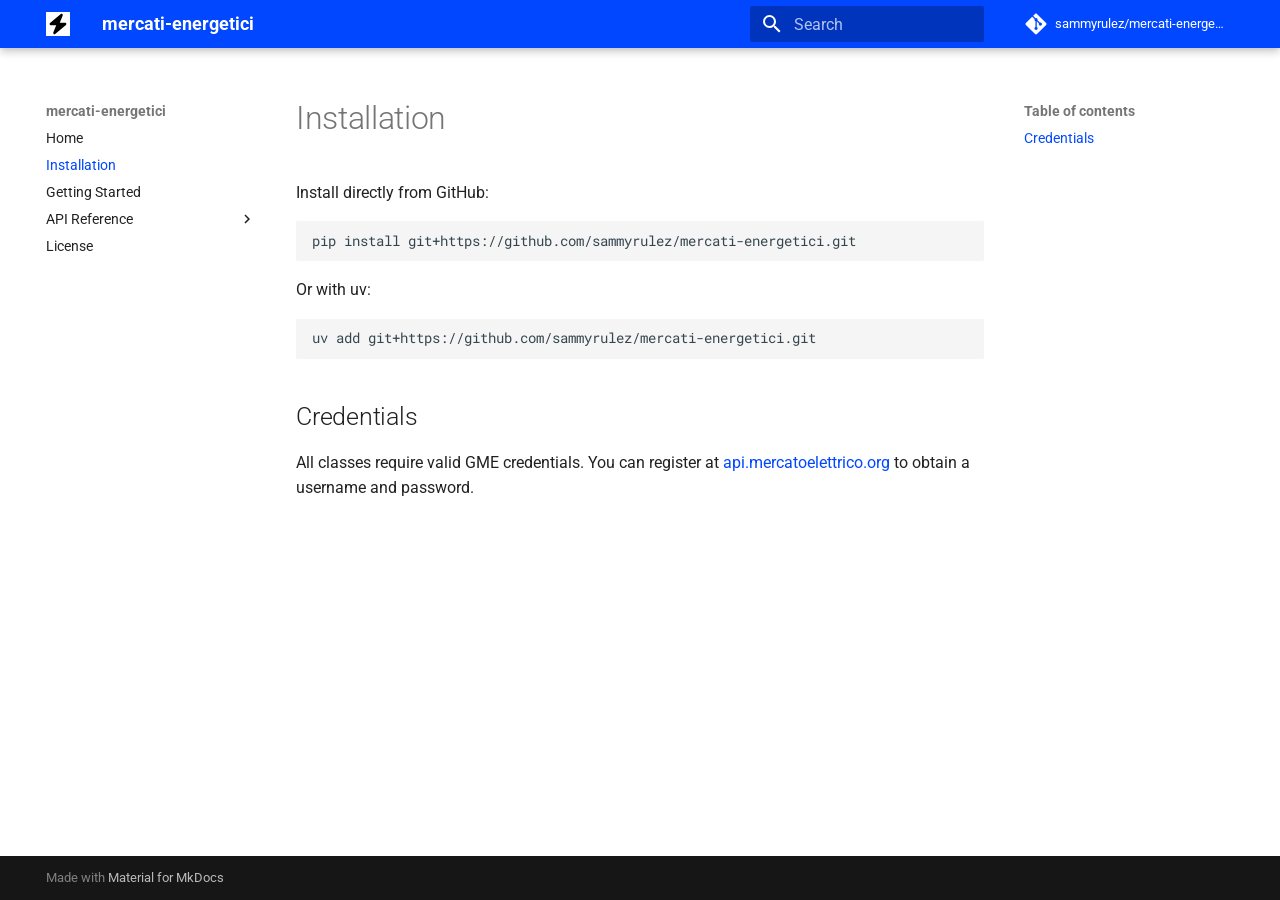
<file: installation/index.html>
<!doctype html>
<html lang="en" class="no-js">
  <head>
    
      <meta charset="utf-8">
      <meta name="viewport" content="width=device-width,initial-scale=1">
      
        <meta name="description" content="Documentation for mercati-energetici python package">
      
      
        <meta name="author" content="Davide Marcato, Sam Reghenzi">
      
      
        <link rel="canonical" href="https://sammyrulez.github.io/mercati-energetici/installation/">
      
      
        <link rel="prev" href="..">
      
      
        <link rel="next" href="../getting_started/">
      
      
        
      
      
      <link rel="icon" href="../assets/images/favicon.png">
      <meta name="generator" content="mkdocs-1.6.1, mkdocs-material-9.7.6">
    
    
      
        <title>Installation - mercati-energetici</title>
      
    
    
      <link rel="stylesheet" href="../assets/stylesheets/main.484c7ddc.min.css">
      
        
        <link rel="stylesheet" href="../assets/stylesheets/palette.ab4e12ef.min.css">
      
      


    
    
      
    
    
      
        
        
        <link rel="preconnect" href="https://fonts.gstatic.com" crossorigin>
        <link rel="stylesheet" href="https://fonts.googleapis.com/css?family=Roboto:300,300i,400,400i,700,700i%7CRoboto+Mono:400,400i,700,700i&display=fallback">
        <style>:root{--md-text-font:"Roboto";--md-code-font:"Roboto Mono"}</style>
      
    
    
      <link rel="stylesheet" href="../assets/_mkdocstrings.css">
    
      <link rel="stylesheet" href="../stylesheets/extra.css">
    
    <script>__md_scope=new URL("..",location),__md_hash=e=>[...e].reduce(((e,_)=>(e<<5)-e+_.charCodeAt(0)),0),__md_get=(e,_=localStorage,t=__md_scope)=>JSON.parse(_.getItem(t.pathname+"."+e)),__md_set=(e,_,t=localStorage,a=__md_scope)=>{try{t.setItem(a.pathname+"."+e,JSON.stringify(_))}catch(e){}}</script>
    
      

    
    
  </head>
  
  
    
    
    
    
    
    <body dir="ltr" data-md-color-scheme="default" data-md-color-primary="custom" data-md-color-accent="indigo">
  
    
    <input class="md-toggle" data-md-toggle="drawer" type="checkbox" id="__drawer" autocomplete="off">
    <input class="md-toggle" data-md-toggle="search" type="checkbox" id="__search" autocomplete="off">
    <label class="md-overlay" for="__drawer"></label>
    <div data-md-component="skip">
      
        
        <a href="#installation" class="md-skip">
          Skip to content
        </a>
      
    </div>
    <div data-md-component="announce">
      
    </div>
    
    
      

  

<header class="md-header md-header--shadow" data-md-component="header">
  <nav class="md-header__inner md-grid" aria-label="Header">
    <a href=".." title="mercati-energetici" class="md-header__button md-logo" aria-label="mercati-energetici" data-md-component="logo">
      
  <img src="../logo.svg" alt="logo">

    </a>
    <label class="md-header__button md-icon" for="__drawer">
      
      <svg xmlns="http://www.w3.org/2000/svg" viewBox="0 0 24 24"><path d="M3 6h18v2H3zm0 5h18v2H3zm0 5h18v2H3z"/></svg>
    </label>
    <div class="md-header__title" data-md-component="header-title">
      <div class="md-header__ellipsis">
        <div class="md-header__topic">
          <span class="md-ellipsis">
            mercati-energetici
          </span>
        </div>
        <div class="md-header__topic" data-md-component="header-topic">
          <span class="md-ellipsis">
            
              Installation
            
          </span>
        </div>
      </div>
    </div>
    
      
    
    
    
    
      
      
        <label class="md-header__button md-icon" for="__search">
          
          <svg xmlns="http://www.w3.org/2000/svg" viewBox="0 0 24 24"><path d="M9.5 3A6.5 6.5 0 0 1 16 9.5c0 1.61-.59 3.09-1.56 4.23l.27.27h.79l5 5-1.5 1.5-5-5v-.79l-.27-.27A6.52 6.52 0 0 1 9.5 16 6.5 6.5 0 0 1 3 9.5 6.5 6.5 0 0 1 9.5 3m0 2C7 5 5 7 5 9.5S7 14 9.5 14 14 12 14 9.5 12 5 9.5 5"/></svg>
        </label>
        <div class="md-search" data-md-component="search" role="dialog">
  <label class="md-search__overlay" for="__search"></label>
  <div class="md-search__inner" role="search">
    <form class="md-search__form" name="search">
      <input type="text" class="md-search__input" name="query" aria-label="Search" placeholder="Search" autocapitalize="off" autocorrect="off" autocomplete="off" spellcheck="false" data-md-component="search-query" required>
      <label class="md-search__icon md-icon" for="__search">
        
        <svg xmlns="http://www.w3.org/2000/svg" viewBox="0 0 24 24"><path d="M9.5 3A6.5 6.5 0 0 1 16 9.5c0 1.61-.59 3.09-1.56 4.23l.27.27h.79l5 5-1.5 1.5-5-5v-.79l-.27-.27A6.52 6.52 0 0 1 9.5 16 6.5 6.5 0 0 1 3 9.5 6.5 6.5 0 0 1 9.5 3m0 2C7 5 5 7 5 9.5S7 14 9.5 14 14 12 14 9.5 12 5 9.5 5"/></svg>
        
        <svg xmlns="http://www.w3.org/2000/svg" viewBox="0 0 24 24"><path d="M20 11v2H8l5.5 5.5-1.42 1.42L4.16 12l7.92-7.92L13.5 5.5 8 11z"/></svg>
      </label>
      <nav class="md-search__options" aria-label="Search">
        
        <button type="reset" class="md-search__icon md-icon" title="Clear" aria-label="Clear" tabindex="-1">
          
          <svg xmlns="http://www.w3.org/2000/svg" viewBox="0 0 24 24"><path d="M19 6.41 17.59 5 12 10.59 6.41 5 5 6.41 10.59 12 5 17.59 6.41 19 12 13.41 17.59 19 19 17.59 13.41 12z"/></svg>
        </button>
      </nav>
      
    </form>
    <div class="md-search__output">
      <div class="md-search__scrollwrap" tabindex="0" data-md-scrollfix>
        <div class="md-search-result" data-md-component="search-result">
          <div class="md-search-result__meta">
            Initializing search
          </div>
          <ol class="md-search-result__list" role="presentation"></ol>
        </div>
      </div>
    </div>
  </div>
</div>
      
    
    
      <div class="md-header__source">
        <a href="https://github.com/sammyrulez/mercati-energetici" title="Go to repository" class="md-source" data-md-component="source">
  <div class="md-source__icon md-icon">
    
    <svg xmlns="http://www.w3.org/2000/svg" viewBox="0 0 448 512"><!--! Font Awesome Free 7.1.0 by @fontawesome - https://fontawesome.com License - https://fontawesome.com/license/free (Icons: CC BY 4.0, Fonts: SIL OFL 1.1, Code: MIT License) Copyright 2025 Fonticons, Inc.--><path d="M439.6 236.1 244 40.5c-5.4-5.5-12.8-8.5-20.4-8.5s-15 3-20.4 8.4L162.5 81l51.5 51.5c27.1-9.1 52.7 16.8 43.4 43.7l49.7 49.7c34.2-11.8 61.2 31 35.5 56.7-26.5 26.5-70.2-2.9-56-37.3L240.3 199v121.9c25.3 12.5 22.3 41.8 9.1 55-6.4 6.4-15.2 10.1-24.3 10.1s-17.8-3.6-24.3-10.1c-17.6-17.6-11.1-46.9 11.2-56v-123c-20.8-8.5-24.6-30.7-18.6-45L142.6 101 8.5 235.1C3 240.6 0 247.9 0 255.5s3 15 8.5 20.4l195.6 195.7c5.4 5.4 12.7 8.4 20.4 8.4s15-3 20.4-8.4l194.7-194.7c5.4-5.4 8.4-12.8 8.4-20.4s-3-15-8.4-20.4"/></svg>
  </div>
  <div class="md-source__repository">
    sammyrulez/mercati-energetici
  </div>
</a>
      </div>
    
  </nav>
  
</header>
    
    <div class="md-container" data-md-component="container">
      
      
        
          
        
      
      <main class="md-main" data-md-component="main">
        <div class="md-main__inner md-grid">
          
            
              
              <div class="md-sidebar md-sidebar--primary" data-md-component="sidebar" data-md-type="navigation" >
                <div class="md-sidebar__scrollwrap">
                  <div class="md-sidebar__inner">
                    



<nav class="md-nav md-nav--primary" aria-label="Navigation" data-md-level="0">
  <label class="md-nav__title" for="__drawer">
    <a href=".." title="mercati-energetici" class="md-nav__button md-logo" aria-label="mercati-energetici" data-md-component="logo">
      
  <img src="../logo.svg" alt="logo">

    </a>
    mercati-energetici
  </label>
  
    <div class="md-nav__source">
      <a href="https://github.com/sammyrulez/mercati-energetici" title="Go to repository" class="md-source" data-md-component="source">
  <div class="md-source__icon md-icon">
    
    <svg xmlns="http://www.w3.org/2000/svg" viewBox="0 0 448 512"><!--! Font Awesome Free 7.1.0 by @fontawesome - https://fontawesome.com License - https://fontawesome.com/license/free (Icons: CC BY 4.0, Fonts: SIL OFL 1.1, Code: MIT License) Copyright 2025 Fonticons, Inc.--><path d="M439.6 236.1 244 40.5c-5.4-5.5-12.8-8.5-20.4-8.5s-15 3-20.4 8.4L162.5 81l51.5 51.5c27.1-9.1 52.7 16.8 43.4 43.7l49.7 49.7c34.2-11.8 61.2 31 35.5 56.7-26.5 26.5-70.2-2.9-56-37.3L240.3 199v121.9c25.3 12.5 22.3 41.8 9.1 55-6.4 6.4-15.2 10.1-24.3 10.1s-17.8-3.6-24.3-10.1c-17.6-17.6-11.1-46.9 11.2-56v-123c-20.8-8.5-24.6-30.7-18.6-45L142.6 101 8.5 235.1C3 240.6 0 247.9 0 255.5s3 15 8.5 20.4l195.6 195.7c5.4 5.4 12.7 8.4 20.4 8.4s15-3 20.4-8.4l194.7-194.7c5.4-5.4 8.4-12.8 8.4-20.4s-3-15-8.4-20.4"/></svg>
  </div>
  <div class="md-source__repository">
    sammyrulez/mercati-energetici
  </div>
</a>
    </div>
  
  <ul class="md-nav__list" data-md-scrollfix>
    
      
      
  
  
  
  
    <li class="md-nav__item">
      <a href=".." class="md-nav__link">
        
  
  
  <span class="md-ellipsis">
    
  
    Home
  

    
  </span>
  
  

      </a>
    </li>
  

    
      
      
  
  
    
  
  
  
    <li class="md-nav__item md-nav__item--active">
      
      <input class="md-nav__toggle md-toggle" type="checkbox" id="__toc">
      
      
        
      
      
        <label class="md-nav__link md-nav__link--active" for="__toc">
          
  
  
  <span class="md-ellipsis">
    
  
    Installation
  

    
  </span>
  
  

          <span class="md-nav__icon md-icon"></span>
        </label>
      
      <a href="./" class="md-nav__link md-nav__link--active">
        
  
  
  <span class="md-ellipsis">
    
  
    Installation
  

    
  </span>
  
  

      </a>
      
        

<nav class="md-nav md-nav--secondary" aria-label="Table of contents">
  
  
  
    
  
  
    <label class="md-nav__title" for="__toc">
      <span class="md-nav__icon md-icon"></span>
      Table of contents
    </label>
    <ul class="md-nav__list" data-md-component="toc" data-md-scrollfix>
      
        <li class="md-nav__item">
  <a href="#credentials" class="md-nav__link">
    <span class="md-ellipsis">
      
        Credentials
      
    </span>
  </a>
  
</li>
      
    </ul>
  
</nav>
      
    </li>
  

    
      
      
  
  
  
  
    <li class="md-nav__item">
      <a href="../getting_started/" class="md-nav__link">
        
  
  
  <span class="md-ellipsis">
    
  
    Getting Started
  

    
  </span>
  
  

      </a>
    </li>
  

    
      
      
  
  
  
  
    
    
    
    
    
    <li class="md-nav__item md-nav__item--nested">
      
        
        
        <input class="md-nav__toggle md-toggle " type="checkbox" id="__nav_4" >
        
          
          <label class="md-nav__link" for="__nav_4" id="__nav_4_label" tabindex="0">
            
  
  
  <span class="md-ellipsis">
    
  
    API Reference
  

    
  </span>
  
  

            <span class="md-nav__icon md-icon"></span>
          </label>
        
        <nav class="md-nav" data-md-level="1" aria-labelledby="__nav_4_label" aria-expanded="false">
          <label class="md-nav__title" for="__nav_4">
            <span class="md-nav__icon md-icon"></span>
            
  
    API Reference
  

          </label>
          <ul class="md-nav__list" data-md-scrollfix>
            
              
                
  
  
  
  
    <li class="md-nav__item">
      <a href="../reference/mercati_energetici/" class="md-nav__link">
        
  
  
  <span class="md-ellipsis">
    
  
    AuthenticatedMercatiEnergetici
  

    
  </span>
  
  

      </a>
    </li>
  

              
            
              
                
  
  
  
  
    <li class="md-nav__item">
      <a href="../reference/mgp/" class="md-nav__link">
        
  
  
  <span class="md-ellipsis">
    
  
    MGP
  

    
  </span>
  
  

      </a>
    </li>
  

              
            
              
                
  
  
  
  
    <li class="md-nav__item">
      <a href="../reference/mercati_elettrici/" class="md-nav__link">
        
  
  
  <span class="md-ellipsis">
    
  
    MercatiElettrici
  

    
  </span>
  
  

      </a>
    </li>
  

              
            
              
                
  
  
  
  
    <li class="md-nav__item">
      <a href="../reference/mercati_gas/" class="md-nav__link">
        
  
  
  <span class="md-ellipsis">
    
  
    MercatiGas
  

    
  </span>
  
  

      </a>
    </li>
  

              
            
              
                
  
  
  
  
    <li class="md-nav__item">
      <a href="../reference/mercati_ambientali/" class="md-nav__link">
        
  
  
  <span class="md-ellipsis">
    
  
    MercatiAmbientali
  

    
  </span>
  
  

      </a>
    </li>
  

              
            
          </ul>
        </nav>
      
    </li>
  

    
      
      
  
  
  
  
    <li class="md-nav__item">
      <a href="../LICENSE/" class="md-nav__link">
        
  
  
  <span class="md-ellipsis">
    
  
    License
  

    
  </span>
  
  

      </a>
    </li>
  

    
  </ul>
</nav>
                  </div>
                </div>
              </div>
            
            
              
              <div class="md-sidebar md-sidebar--secondary" data-md-component="sidebar" data-md-type="toc" >
                <div class="md-sidebar__scrollwrap">
                  <div class="md-sidebar__inner">
                    

<nav class="md-nav md-nav--secondary" aria-label="Table of contents">
  
  
  
    
  
  
    <label class="md-nav__title" for="__toc">
      <span class="md-nav__icon md-icon"></span>
      Table of contents
    </label>
    <ul class="md-nav__list" data-md-component="toc" data-md-scrollfix>
      
        <li class="md-nav__item">
  <a href="#credentials" class="md-nav__link">
    <span class="md-ellipsis">
      
        Credentials
      
    </span>
  </a>
  
</li>
      
    </ul>
  
</nav>
                  </div>
                </div>
              </div>
            
          
          
            <div class="md-content" data-md-component="content">
              
              <article class="md-content__inner md-typeset">
                
                  


  
  


<h1 id="installation">Installation</h1>
<p>Install directly from GitHub:</p>
<div class="highlight"><pre><span></span><code><a id="__codelineno-0-1" name="__codelineno-0-1" href="#__codelineno-0-1"></a>pip<span class="w"> </span>install<span class="w"> </span>git+https://github.com/sammyrulez/mercati-energetici.git
</code></pre></div>
<p>Or with uv:</p>
<div class="highlight"><pre><span></span><code><a id="__codelineno-1-1" name="__codelineno-1-1" href="#__codelineno-1-1"></a>uv<span class="w"> </span>add<span class="w"> </span>git+https://github.com/sammyrulez/mercati-energetici.git
</code></pre></div>
<h2 id="credentials">Credentials</h2>
<p>All classes require valid GME credentials. You can register at <a href="https://api.mercatoelettrico.org/users/RegistrationForm/RegistrationRequest">api.mercatoelettrico.org</a> to obtain a username and password.</p>












                
              </article>
            </div>
          
          
<script>var target=document.getElementById(location.hash.slice(1));target&&target.name&&(target.checked=target.name.startsWith("__tabbed_"))</script>
        </div>
        
      </main>
      
        <footer class="md-footer">
  
  <div class="md-footer-meta md-typeset">
    <div class="md-footer-meta__inner md-grid">
      <div class="md-copyright">
  
  
    Made with
    <a href="https://squidfunk.github.io/mkdocs-material/" target="_blank" rel="noopener">
      Material for MkDocs
    </a>
  
</div>
      
    </div>
  </div>
</footer>
      
    </div>
    <div class="md-dialog" data-md-component="dialog">
      <div class="md-dialog__inner md-typeset"></div>
    </div>
    
    
    
      
      
      <script id="__config" type="application/json">{"annotate": null, "base": "..", "features": [], "search": "../assets/javascripts/workers/search.2c215733.min.js", "tags": null, "translations": {"clipboard.copied": "Copied to clipboard", "clipboard.copy": "Copy to clipboard", "search.result.more.one": "1 more on this page", "search.result.more.other": "# more on this page", "search.result.none": "No matching documents", "search.result.one": "1 matching document", "search.result.other": "# matching documents", "search.result.placeholder": "Type to start searching", "search.result.term.missing": "Missing", "select.version": "Select version"}, "version": null}</script>
    
    
      <script src="../assets/javascripts/bundle.79ae519e.min.js"></script>
      
    
  </body>
</html>
</file>
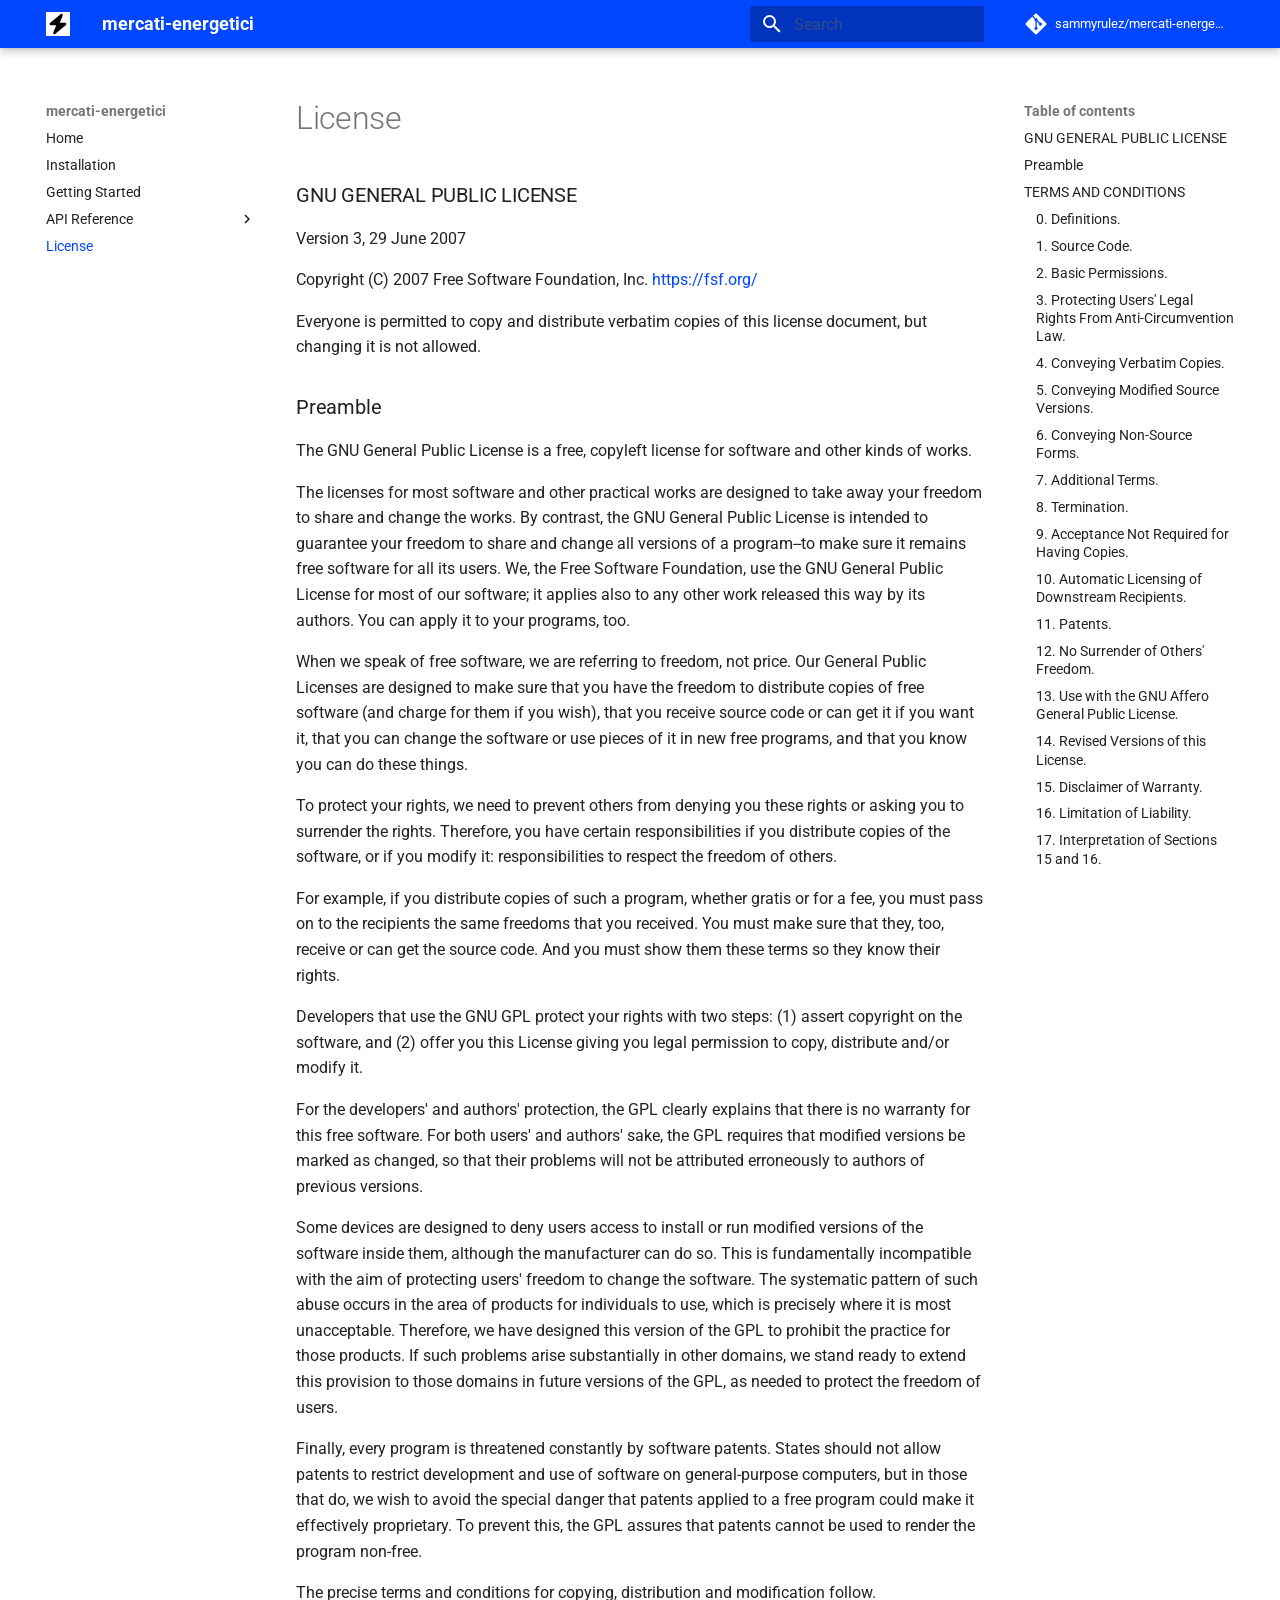
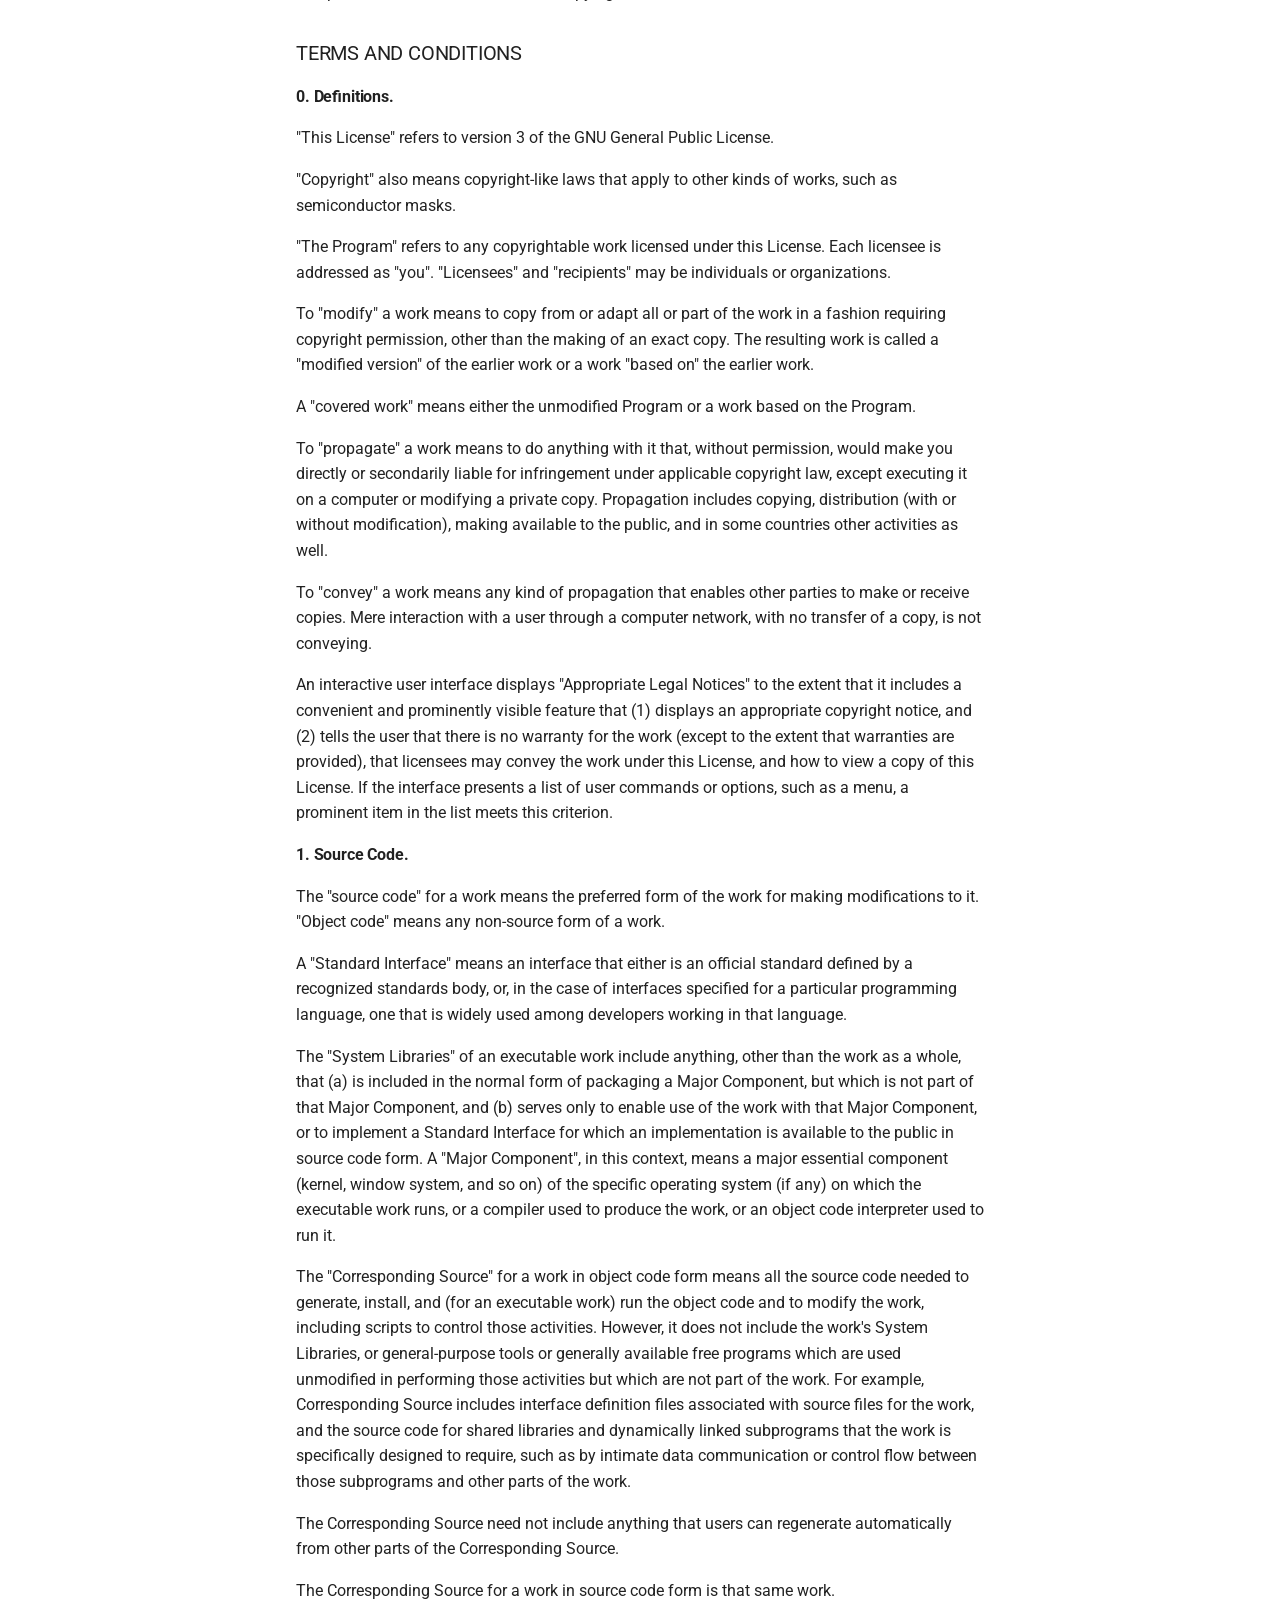
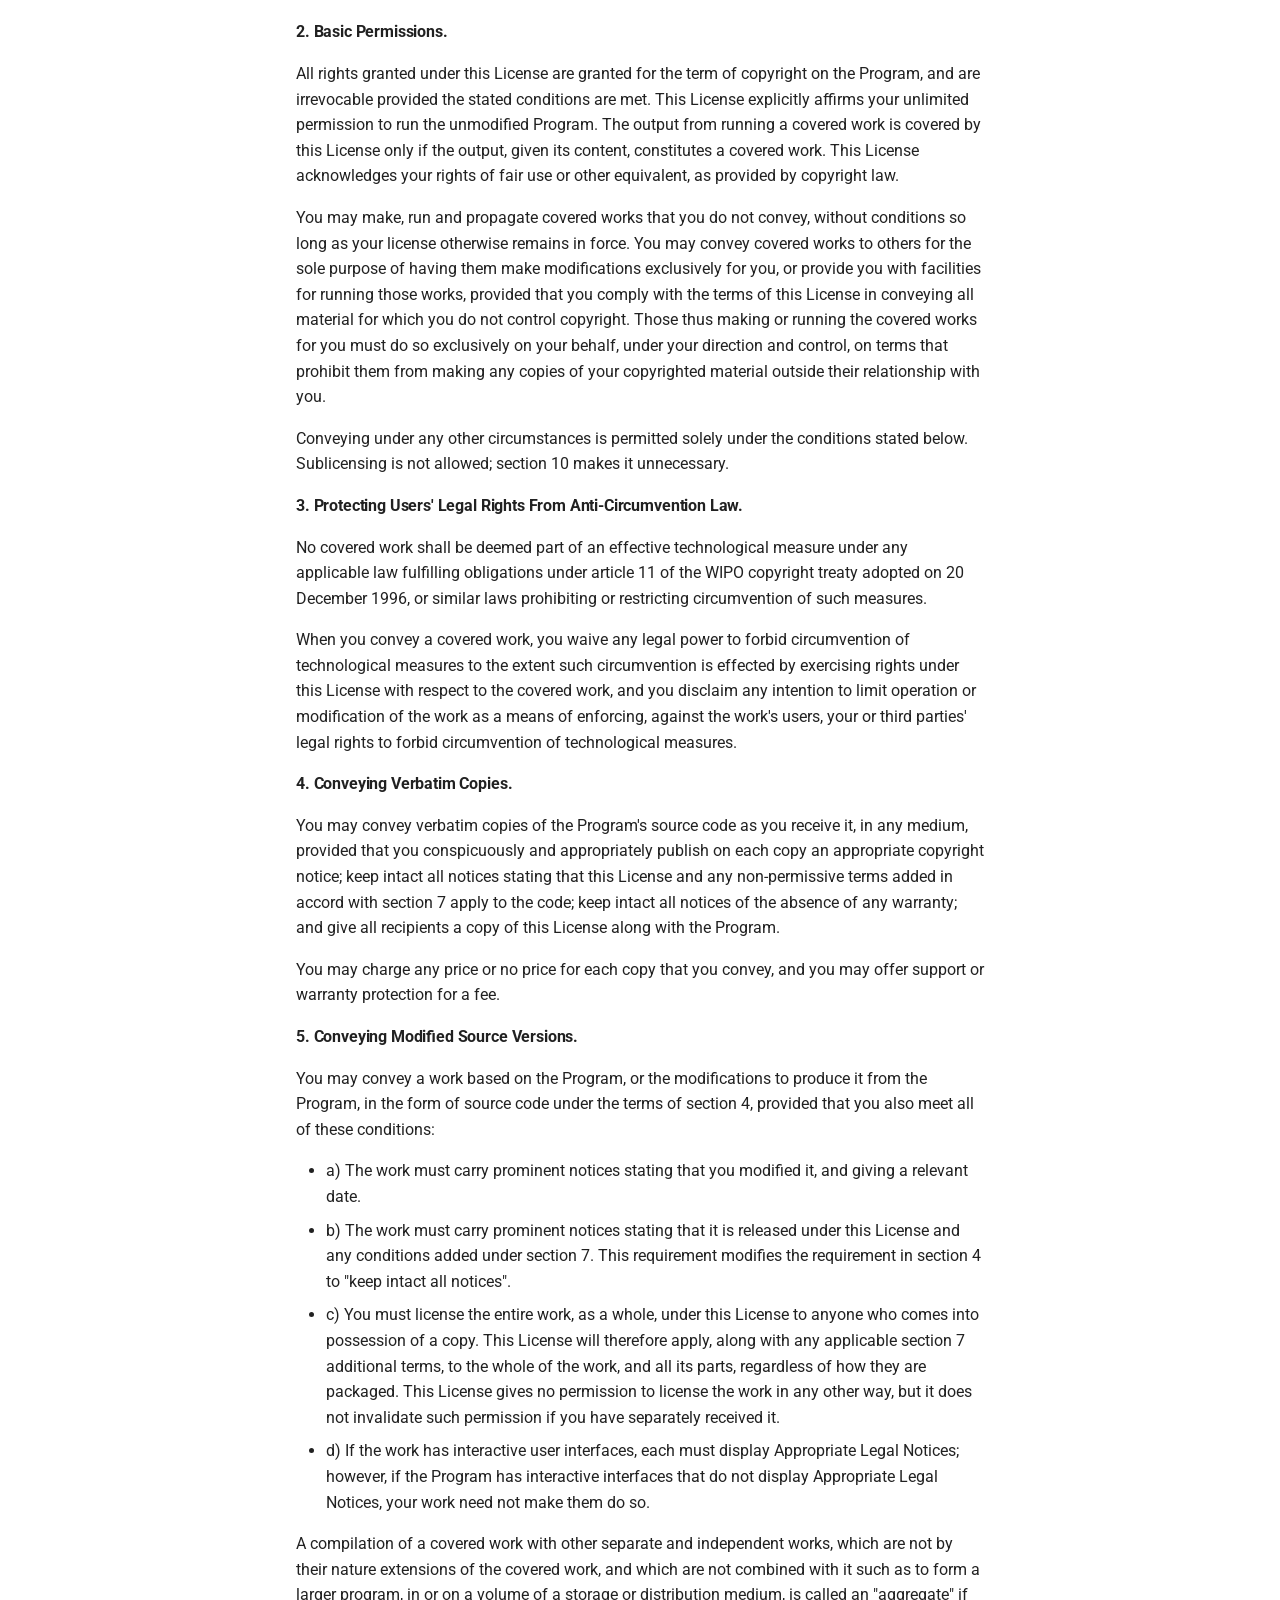
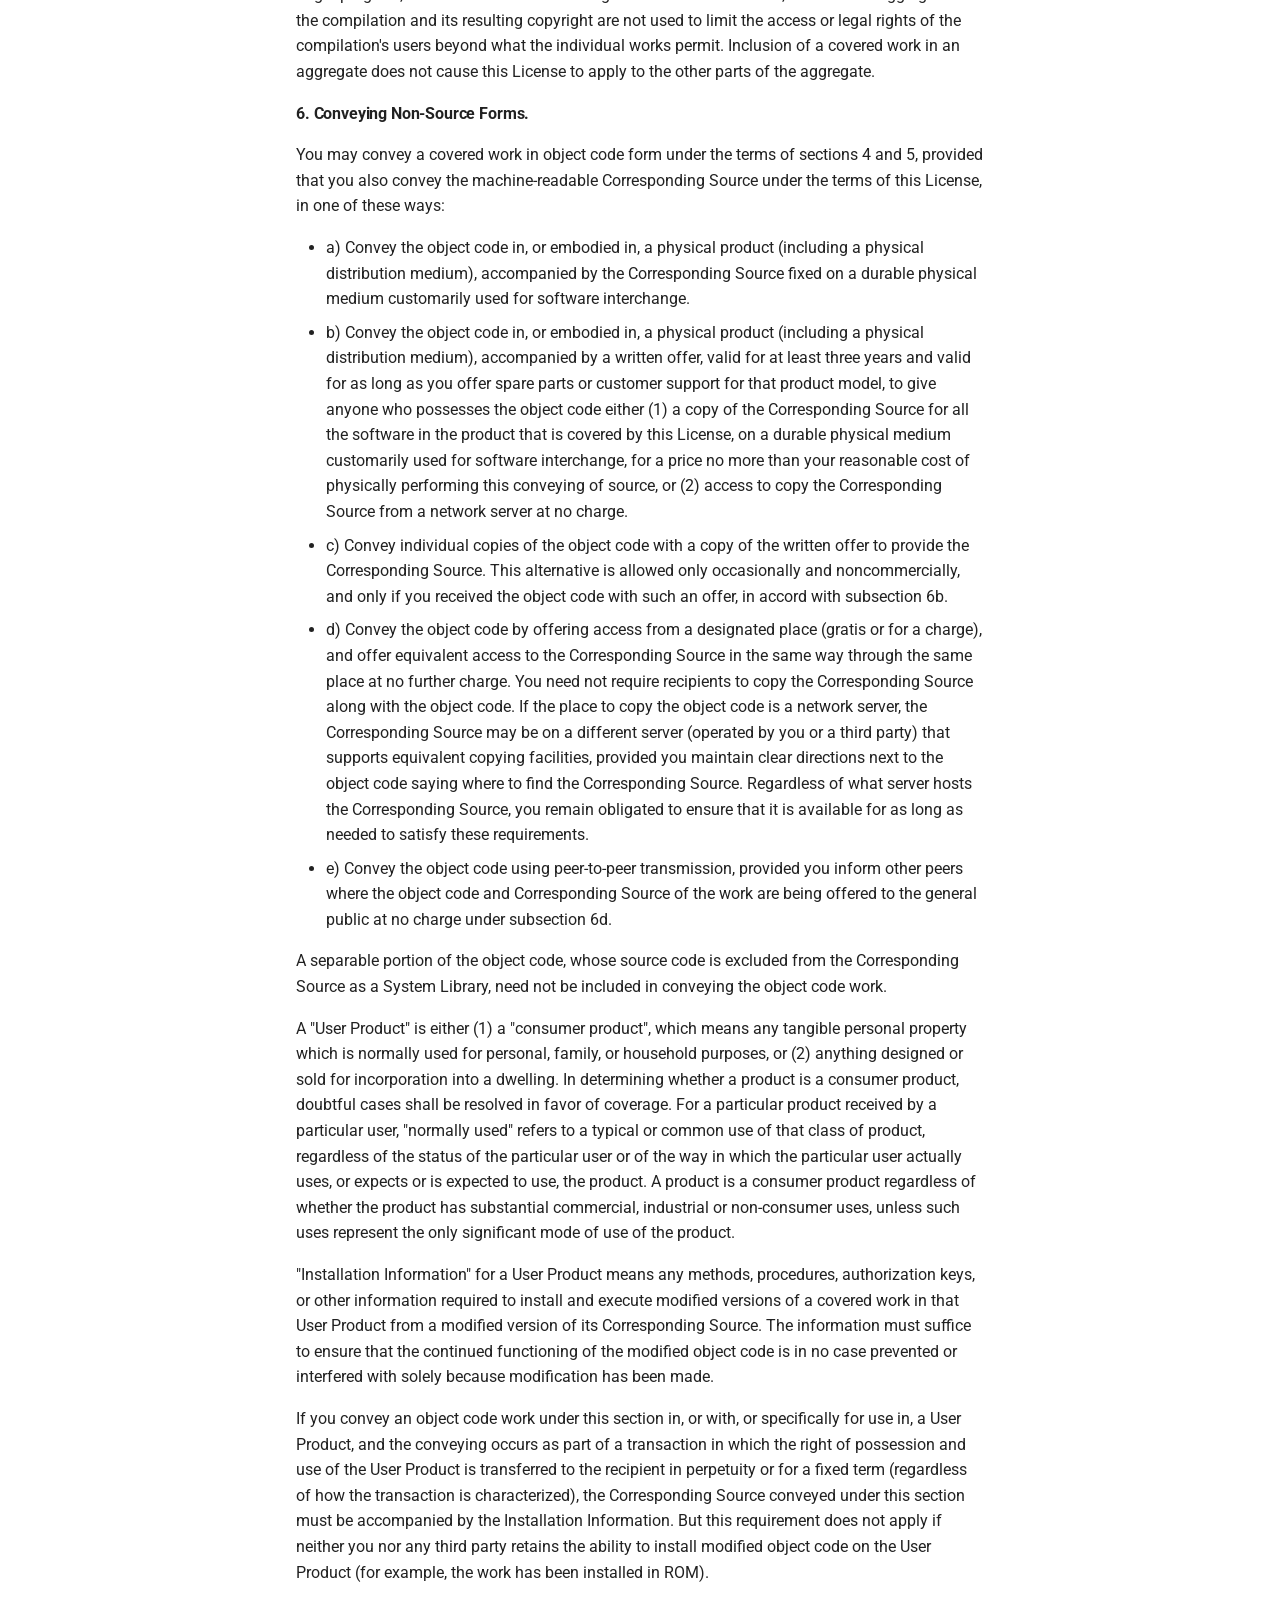
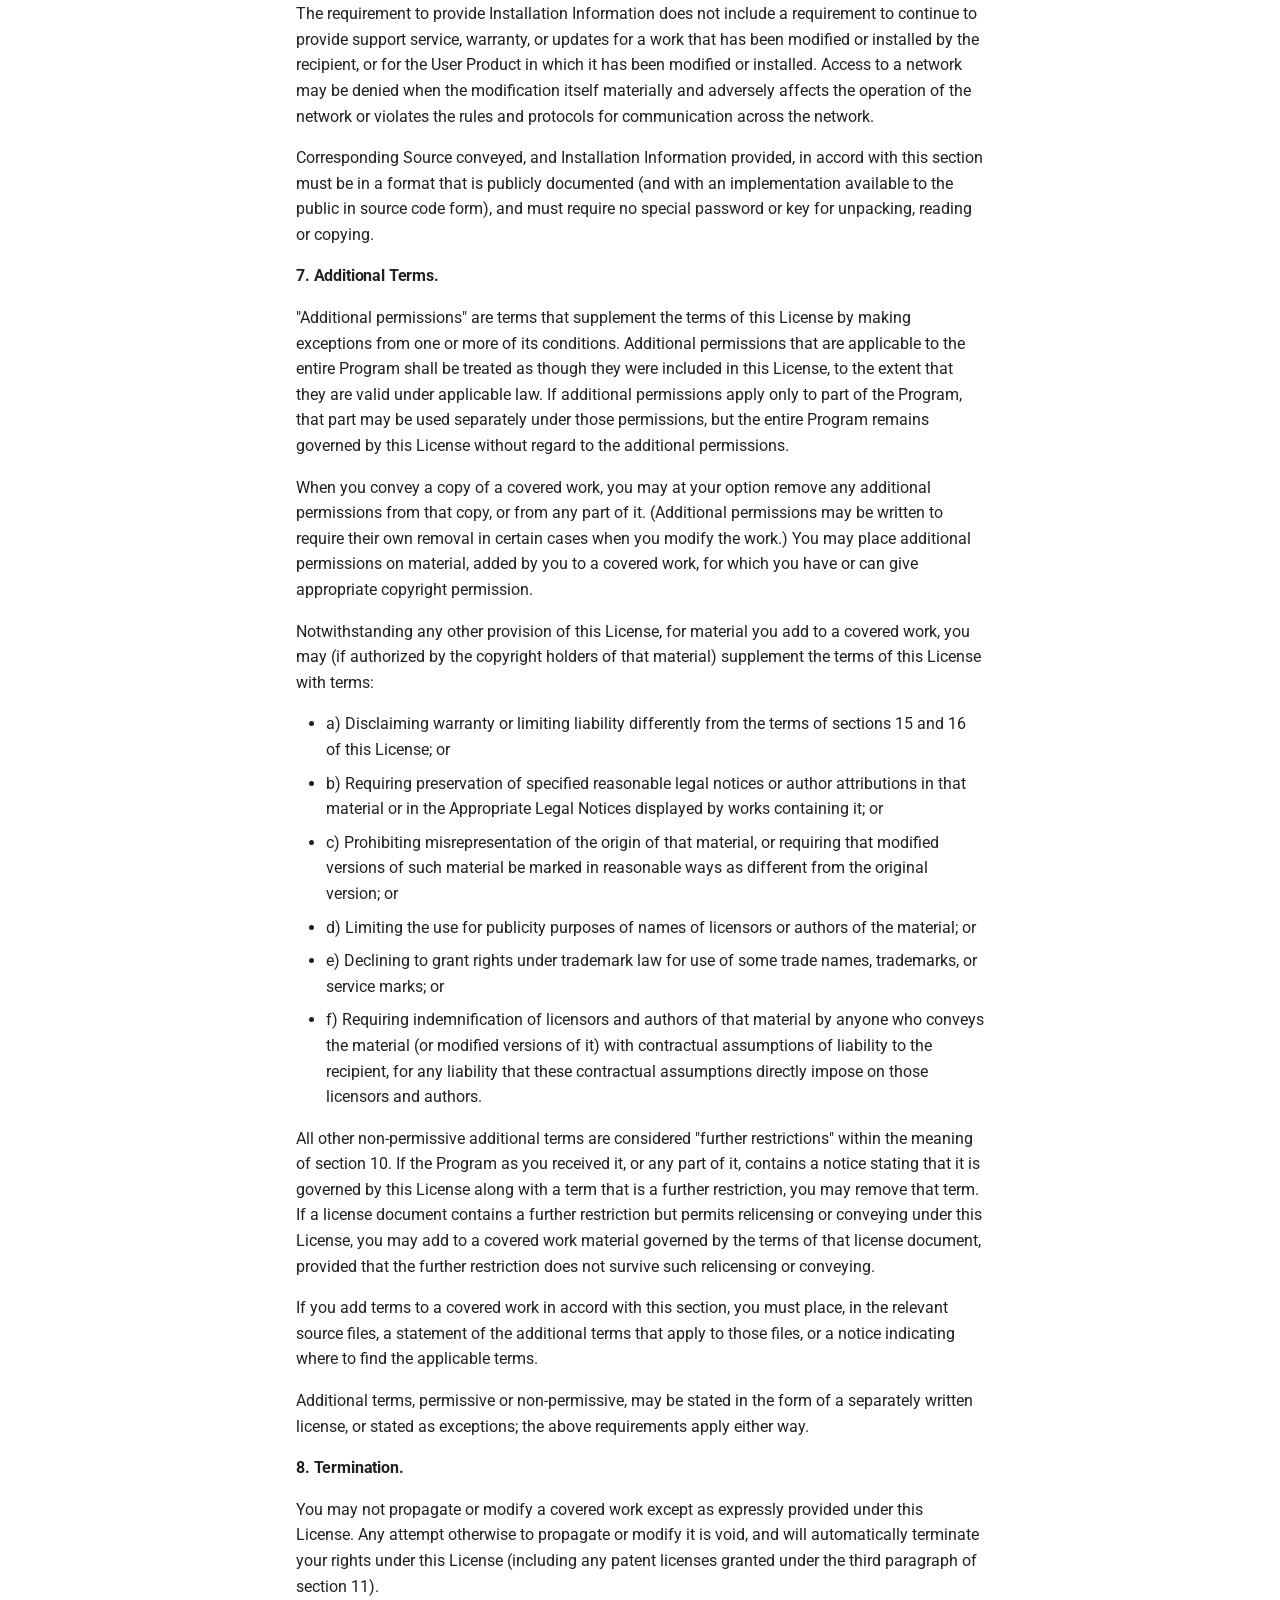
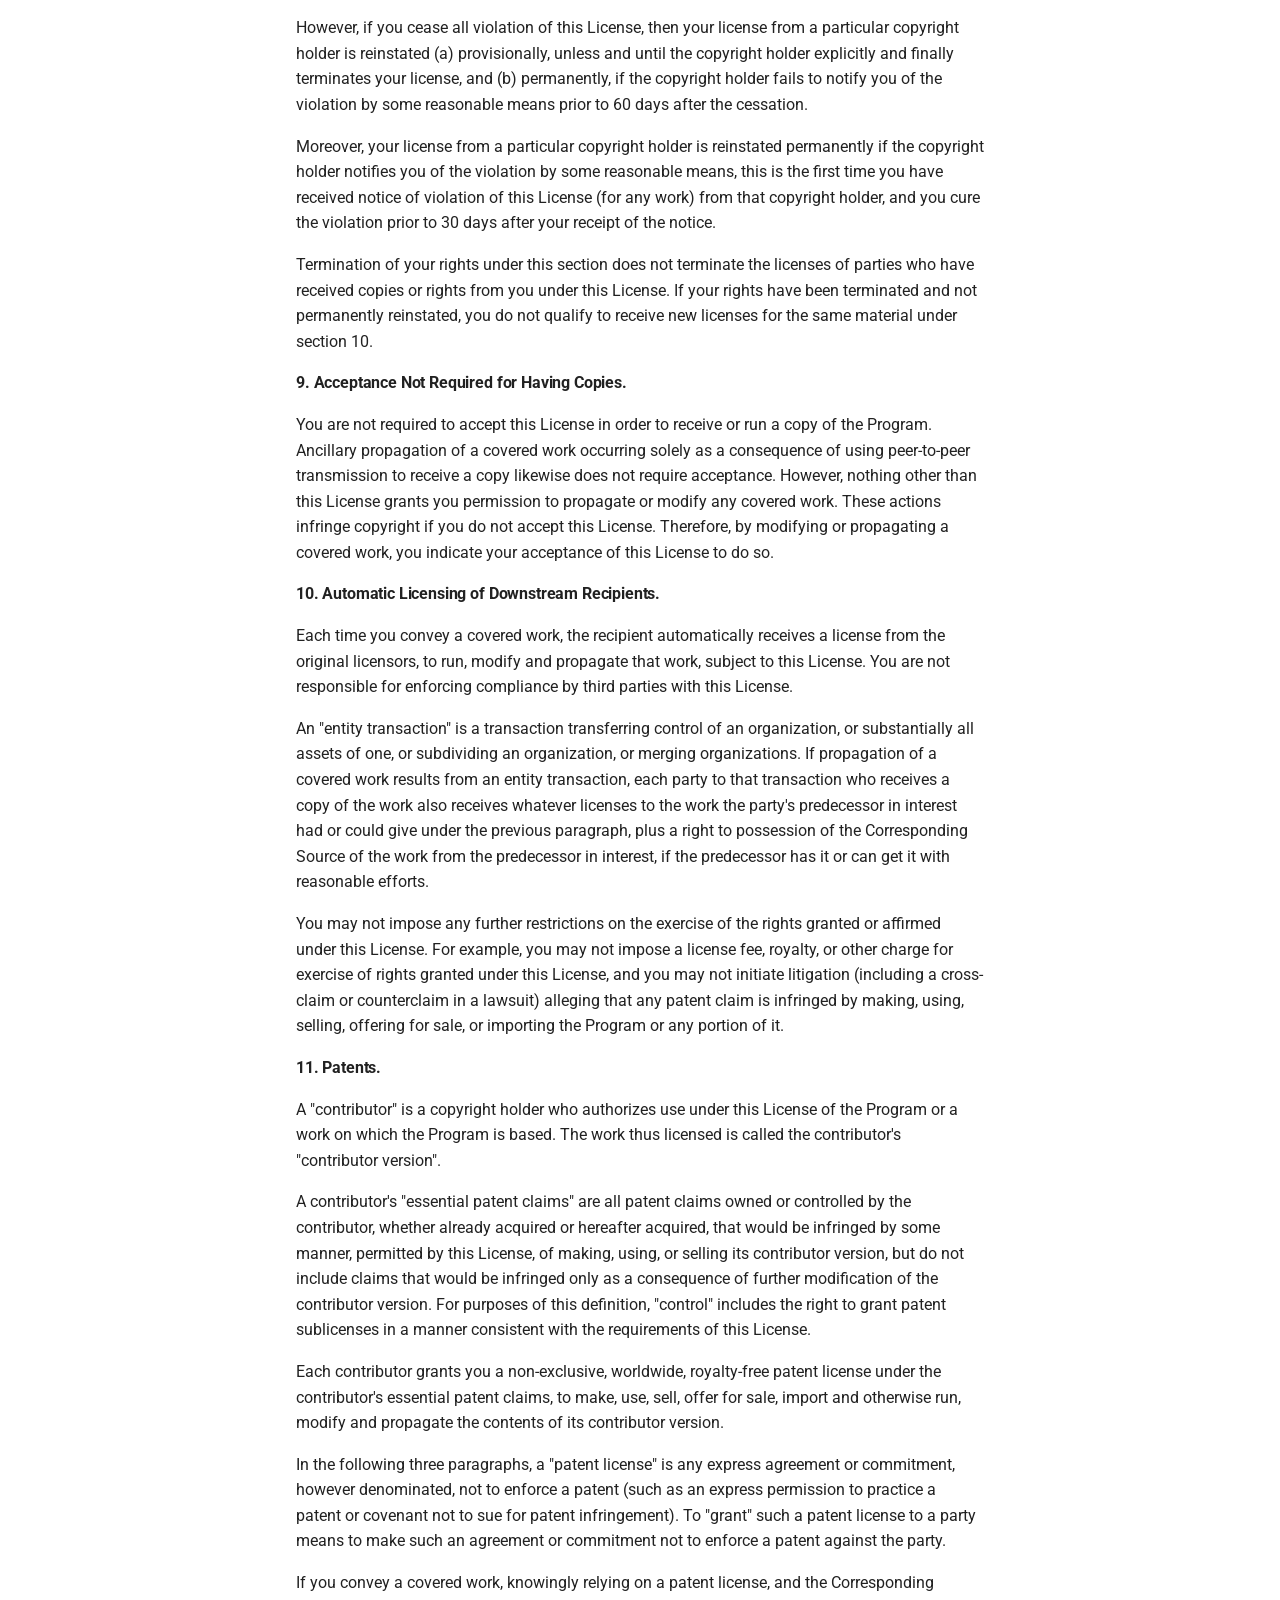
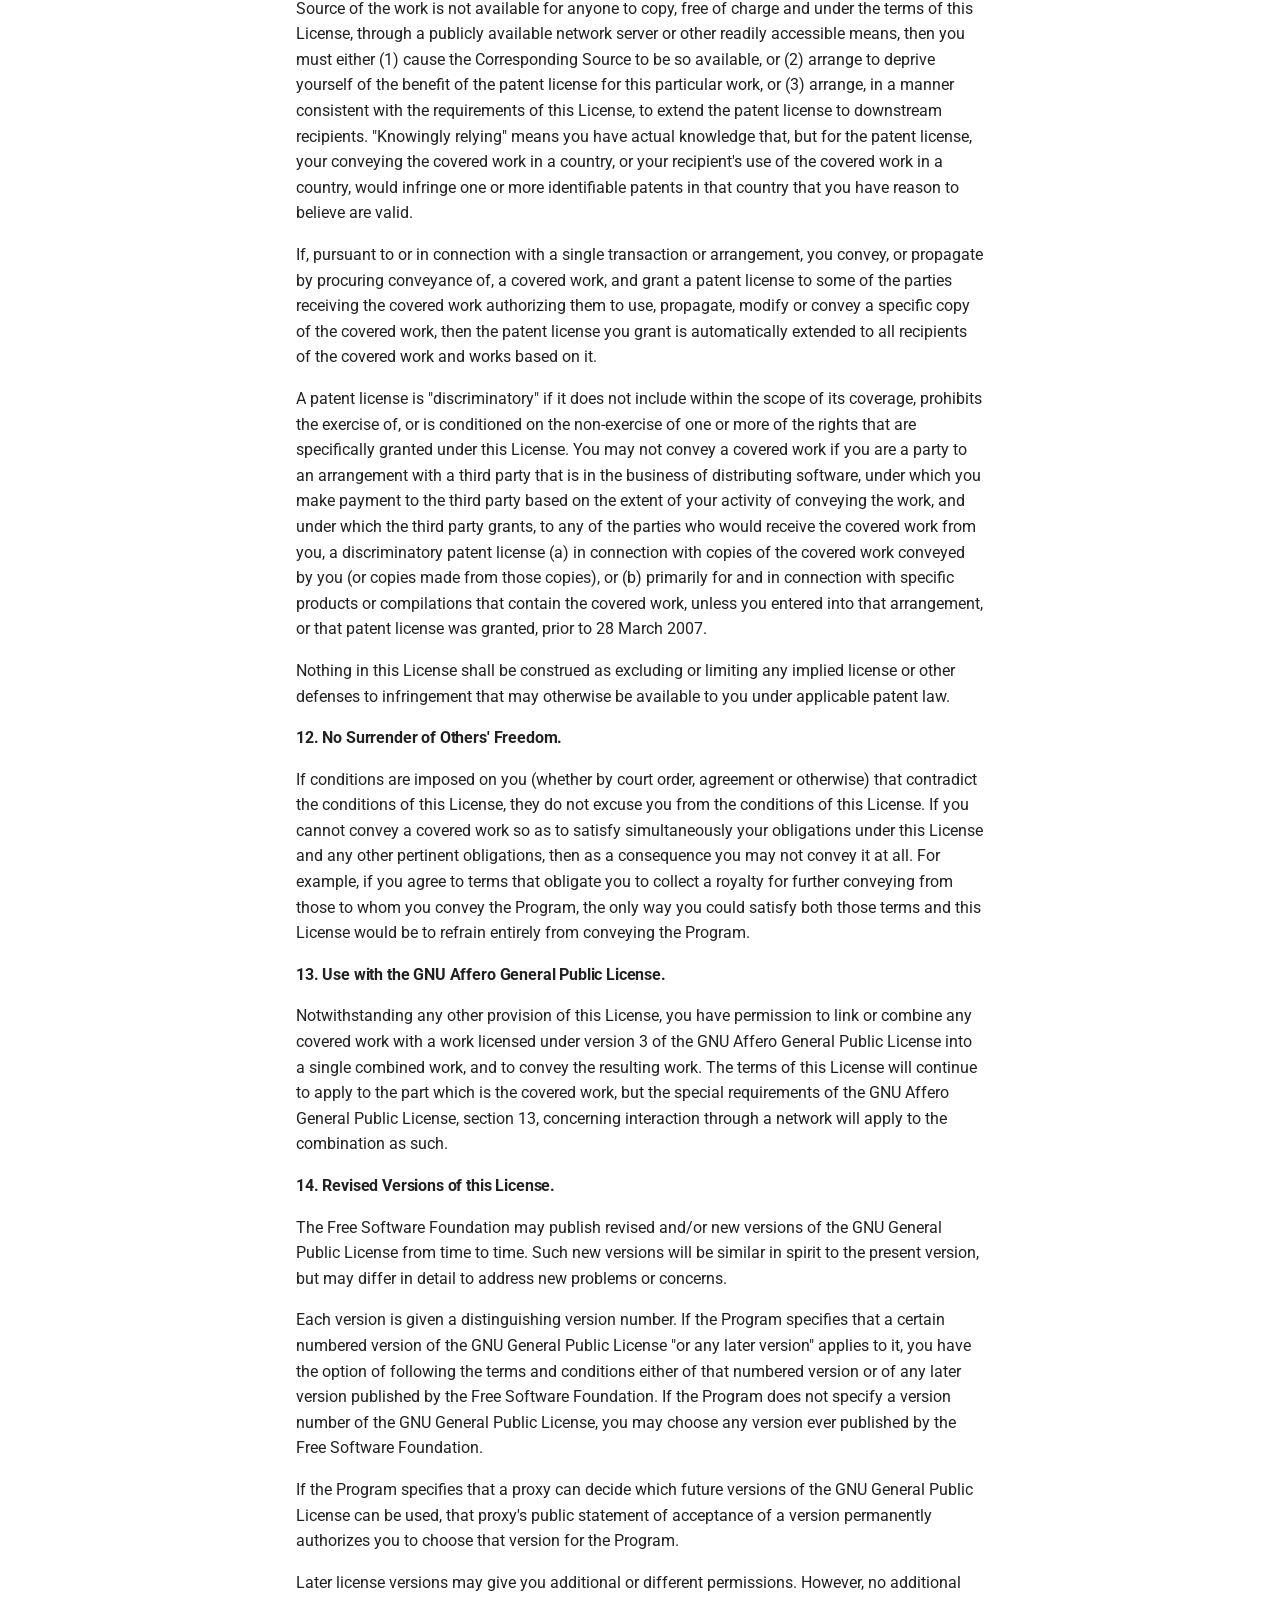
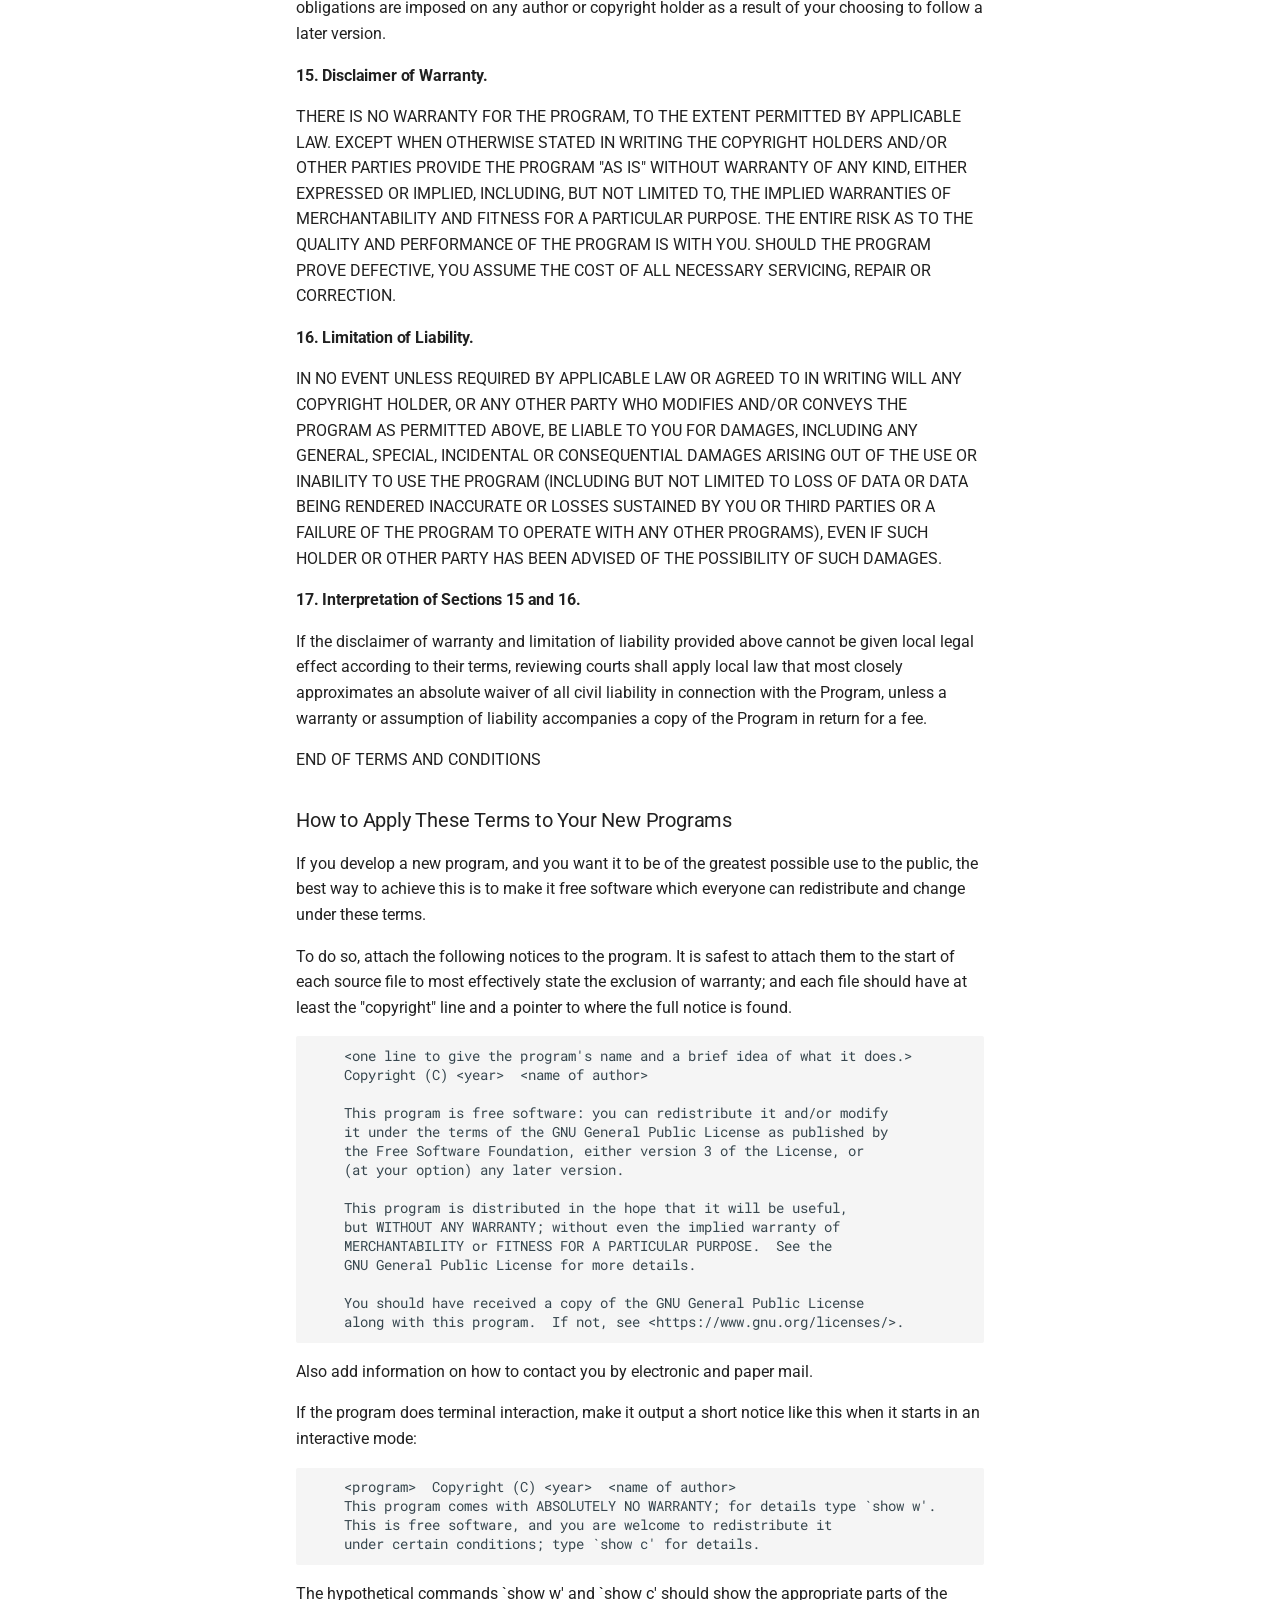
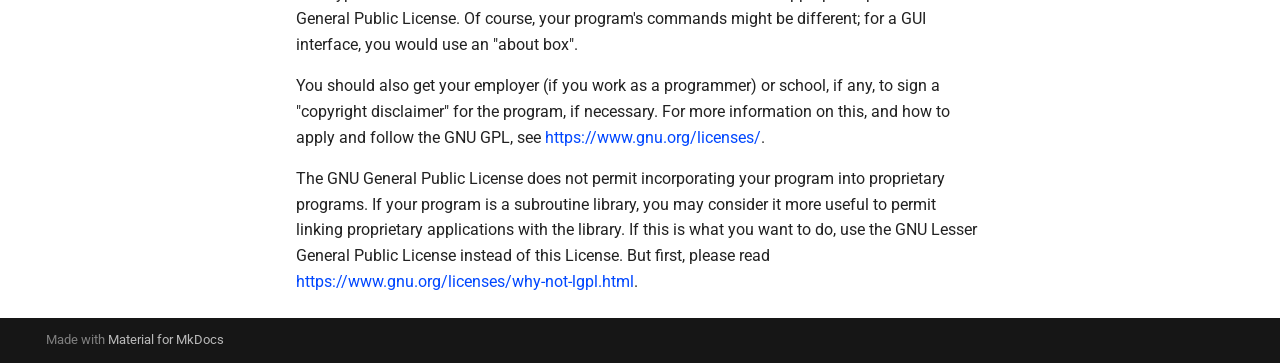
<file: LICENSE/index.html>
<!doctype html>
<html lang="en" class="no-js">
  <head>
    
      <meta charset="utf-8">
      <meta name="viewport" content="width=device-width,initial-scale=1">
      
        <meta name="description" content="Documentation for mercati-energetici python package">
      
      
        <meta name="author" content="Davide Marcato, Sam Reghenzi">
      
      
        <link rel="canonical" href="https://sammyrulez.github.io/mercati-energetici/LICENSE/">
      
      
        <link rel="prev" href="../reference/mercati_ambientali/">
      
      
      
        
      
      
      <link rel="icon" href="../assets/images/favicon.png">
      <meta name="generator" content="mkdocs-1.6.1, mkdocs-material-9.7.6">
    
    
      
        <title>License - mercati-energetici</title>
      
    
    
      <link rel="stylesheet" href="../assets/stylesheets/main.484c7ddc.min.css">
      
        
        <link rel="stylesheet" href="../assets/stylesheets/palette.ab4e12ef.min.css">
      
      


    
    
      
    
    
      
        
        
        <link rel="preconnect" href="https://fonts.gstatic.com" crossorigin>
        <link rel="stylesheet" href="https://fonts.googleapis.com/css?family=Roboto:300,300i,400,400i,700,700i%7CRoboto+Mono:400,400i,700,700i&display=fallback">
        <style>:root{--md-text-font:"Roboto";--md-code-font:"Roboto Mono"}</style>
      
    
    
      <link rel="stylesheet" href="../assets/_mkdocstrings.css">
    
      <link rel="stylesheet" href="../stylesheets/extra.css">
    
    <script>__md_scope=new URL("..",location),__md_hash=e=>[...e].reduce(((e,_)=>(e<<5)-e+_.charCodeAt(0)),0),__md_get=(e,_=localStorage,t=__md_scope)=>JSON.parse(_.getItem(t.pathname+"."+e)),__md_set=(e,_,t=localStorage,a=__md_scope)=>{try{t.setItem(a.pathname+"."+e,JSON.stringify(_))}catch(e){}}</script>
    
      

    
    
  </head>
  
  
    
    
    
    
    
    <body dir="ltr" data-md-color-scheme="default" data-md-color-primary="custom" data-md-color-accent="indigo">
  
    
    <input class="md-toggle" data-md-toggle="drawer" type="checkbox" id="__drawer" autocomplete="off">
    <input class="md-toggle" data-md-toggle="search" type="checkbox" id="__search" autocomplete="off">
    <label class="md-overlay" for="__drawer"></label>
    <div data-md-component="skip">
      
        
        <a href="#gnu-general-public-license" class="md-skip">
          Skip to content
        </a>
      
    </div>
    <div data-md-component="announce">
      
    </div>
    
    
      

  

<header class="md-header md-header--shadow" data-md-component="header">
  <nav class="md-header__inner md-grid" aria-label="Header">
    <a href=".." title="mercati-energetici" class="md-header__button md-logo" aria-label="mercati-energetici" data-md-component="logo">
      
  <img src="../logo.svg" alt="logo">

    </a>
    <label class="md-header__button md-icon" for="__drawer">
      
      <svg xmlns="http://www.w3.org/2000/svg" viewBox="0 0 24 24"><path d="M3 6h18v2H3zm0 5h18v2H3zm0 5h18v2H3z"/></svg>
    </label>
    <div class="md-header__title" data-md-component="header-title">
      <div class="md-header__ellipsis">
        <div class="md-header__topic">
          <span class="md-ellipsis">
            mercati-energetici
          </span>
        </div>
        <div class="md-header__topic" data-md-component="header-topic">
          <span class="md-ellipsis">
            
              License
            
          </span>
        </div>
      </div>
    </div>
    
      
    
    
    
    
      
      
        <label class="md-header__button md-icon" for="__search">
          
          <svg xmlns="http://www.w3.org/2000/svg" viewBox="0 0 24 24"><path d="M9.5 3A6.5 6.5 0 0 1 16 9.5c0 1.61-.59 3.09-1.56 4.23l.27.27h.79l5 5-1.5 1.5-5-5v-.79l-.27-.27A6.52 6.52 0 0 1 9.5 16 6.5 6.5 0 0 1 3 9.5 6.5 6.5 0 0 1 9.5 3m0 2C7 5 5 7 5 9.5S7 14 9.5 14 14 12 14 9.5 12 5 9.5 5"/></svg>
        </label>
        <div class="md-search" data-md-component="search" role="dialog">
  <label class="md-search__overlay" for="__search"></label>
  <div class="md-search__inner" role="search">
    <form class="md-search__form" name="search">
      <input type="text" class="md-search__input" name="query" aria-label="Search" placeholder="Search" autocapitalize="off" autocorrect="off" autocomplete="off" spellcheck="false" data-md-component="search-query" required>
      <label class="md-search__icon md-icon" for="__search">
        
        <svg xmlns="http://www.w3.org/2000/svg" viewBox="0 0 24 24"><path d="M9.5 3A6.5 6.5 0 0 1 16 9.5c0 1.61-.59 3.09-1.56 4.23l.27.27h.79l5 5-1.5 1.5-5-5v-.79l-.27-.27A6.52 6.52 0 0 1 9.5 16 6.5 6.5 0 0 1 3 9.5 6.5 6.5 0 0 1 9.5 3m0 2C7 5 5 7 5 9.5S7 14 9.5 14 14 12 14 9.5 12 5 9.5 5"/></svg>
        
        <svg xmlns="http://www.w3.org/2000/svg" viewBox="0 0 24 24"><path d="M20 11v2H8l5.5 5.5-1.42 1.42L4.16 12l7.92-7.92L13.5 5.5 8 11z"/></svg>
      </label>
      <nav class="md-search__options" aria-label="Search">
        
        <button type="reset" class="md-search__icon md-icon" title="Clear" aria-label="Clear" tabindex="-1">
          
          <svg xmlns="http://www.w3.org/2000/svg" viewBox="0 0 24 24"><path d="M19 6.41 17.59 5 12 10.59 6.41 5 5 6.41 10.59 12 5 17.59 6.41 19 12 13.41 17.59 19 19 17.59 13.41 12z"/></svg>
        </button>
      </nav>
      
    </form>
    <div class="md-search__output">
      <div class="md-search__scrollwrap" tabindex="0" data-md-scrollfix>
        <div class="md-search-result" data-md-component="search-result">
          <div class="md-search-result__meta">
            Initializing search
          </div>
          <ol class="md-search-result__list" role="presentation"></ol>
        </div>
      </div>
    </div>
  </div>
</div>
      
    
    
      <div class="md-header__source">
        <a href="https://github.com/sammyrulez/mercati-energetici" title="Go to repository" class="md-source" data-md-component="source">
  <div class="md-source__icon md-icon">
    
    <svg xmlns="http://www.w3.org/2000/svg" viewBox="0 0 448 512"><!--! Font Awesome Free 7.1.0 by @fontawesome - https://fontawesome.com License - https://fontawesome.com/license/free (Icons: CC BY 4.0, Fonts: SIL OFL 1.1, Code: MIT License) Copyright 2025 Fonticons, Inc.--><path d="M439.6 236.1 244 40.5c-5.4-5.5-12.8-8.5-20.4-8.5s-15 3-20.4 8.4L162.5 81l51.5 51.5c27.1-9.1 52.7 16.8 43.4 43.7l49.7 49.7c34.2-11.8 61.2 31 35.5 56.7-26.5 26.5-70.2-2.9-56-37.3L240.3 199v121.9c25.3 12.5 22.3 41.8 9.1 55-6.4 6.4-15.2 10.1-24.3 10.1s-17.8-3.6-24.3-10.1c-17.6-17.6-11.1-46.9 11.2-56v-123c-20.8-8.5-24.6-30.7-18.6-45L142.6 101 8.5 235.1C3 240.6 0 247.9 0 255.5s3 15 8.5 20.4l195.6 195.7c5.4 5.4 12.7 8.4 20.4 8.4s15-3 20.4-8.4l194.7-194.7c5.4-5.4 8.4-12.8 8.4-20.4s-3-15-8.4-20.4"/></svg>
  </div>
  <div class="md-source__repository">
    sammyrulez/mercati-energetici
  </div>
</a>
      </div>
    
  </nav>
  
</header>
    
    <div class="md-container" data-md-component="container">
      
      
        
          
        
      
      <main class="md-main" data-md-component="main">
        <div class="md-main__inner md-grid">
          
            
              
              <div class="md-sidebar md-sidebar--primary" data-md-component="sidebar" data-md-type="navigation" >
                <div class="md-sidebar__scrollwrap">
                  <div class="md-sidebar__inner">
                    



<nav class="md-nav md-nav--primary" aria-label="Navigation" data-md-level="0">
  <label class="md-nav__title" for="__drawer">
    <a href=".." title="mercati-energetici" class="md-nav__button md-logo" aria-label="mercati-energetici" data-md-component="logo">
      
  <img src="../logo.svg" alt="logo">

    </a>
    mercati-energetici
  </label>
  
    <div class="md-nav__source">
      <a href="https://github.com/sammyrulez/mercati-energetici" title="Go to repository" class="md-source" data-md-component="source">
  <div class="md-source__icon md-icon">
    
    <svg xmlns="http://www.w3.org/2000/svg" viewBox="0 0 448 512"><!--! Font Awesome Free 7.1.0 by @fontawesome - https://fontawesome.com License - https://fontawesome.com/license/free (Icons: CC BY 4.0, Fonts: SIL OFL 1.1, Code: MIT License) Copyright 2025 Fonticons, Inc.--><path d="M439.6 236.1 244 40.5c-5.4-5.5-12.8-8.5-20.4-8.5s-15 3-20.4 8.4L162.5 81l51.5 51.5c27.1-9.1 52.7 16.8 43.4 43.7l49.7 49.7c34.2-11.8 61.2 31 35.5 56.7-26.5 26.5-70.2-2.9-56-37.3L240.3 199v121.9c25.3 12.5 22.3 41.8 9.1 55-6.4 6.4-15.2 10.1-24.3 10.1s-17.8-3.6-24.3-10.1c-17.6-17.6-11.1-46.9 11.2-56v-123c-20.8-8.5-24.6-30.7-18.6-45L142.6 101 8.5 235.1C3 240.6 0 247.9 0 255.5s3 15 8.5 20.4l195.6 195.7c5.4 5.4 12.7 8.4 20.4 8.4s15-3 20.4-8.4l194.7-194.7c5.4-5.4 8.4-12.8 8.4-20.4s-3-15-8.4-20.4"/></svg>
  </div>
  <div class="md-source__repository">
    sammyrulez/mercati-energetici
  </div>
</a>
    </div>
  
  <ul class="md-nav__list" data-md-scrollfix>
    
      
      
  
  
  
  
    <li class="md-nav__item">
      <a href=".." class="md-nav__link">
        
  
  
  <span class="md-ellipsis">
    
  
    Home
  

    
  </span>
  
  

      </a>
    </li>
  

    
      
      
  
  
  
  
    <li class="md-nav__item">
      <a href="../installation/" class="md-nav__link">
        
  
  
  <span class="md-ellipsis">
    
  
    Installation
  

    
  </span>
  
  

      </a>
    </li>
  

    
      
      
  
  
  
  
    <li class="md-nav__item">
      <a href="../getting_started/" class="md-nav__link">
        
  
  
  <span class="md-ellipsis">
    
  
    Getting Started
  

    
  </span>
  
  

      </a>
    </li>
  

    
      
      
  
  
  
  
    
    
    
    
    
    <li class="md-nav__item md-nav__item--nested">
      
        
        
        <input class="md-nav__toggle md-toggle " type="checkbox" id="__nav_4" >
        
          
          <label class="md-nav__link" for="__nav_4" id="__nav_4_label" tabindex="0">
            
  
  
  <span class="md-ellipsis">
    
  
    API Reference
  

    
  </span>
  
  

            <span class="md-nav__icon md-icon"></span>
          </label>
        
        <nav class="md-nav" data-md-level="1" aria-labelledby="__nav_4_label" aria-expanded="false">
          <label class="md-nav__title" for="__nav_4">
            <span class="md-nav__icon md-icon"></span>
            
  
    API Reference
  

          </label>
          <ul class="md-nav__list" data-md-scrollfix>
            
              
                
  
  
  
  
    <li class="md-nav__item">
      <a href="../reference/mercati_energetici/" class="md-nav__link">
        
  
  
  <span class="md-ellipsis">
    
  
    AuthenticatedMercatiEnergetici
  

    
  </span>
  
  

      </a>
    </li>
  

              
            
              
                
  
  
  
  
    <li class="md-nav__item">
      <a href="../reference/mgp/" class="md-nav__link">
        
  
  
  <span class="md-ellipsis">
    
  
    MGP
  

    
  </span>
  
  

      </a>
    </li>
  

              
            
              
                
  
  
  
  
    <li class="md-nav__item">
      <a href="../reference/mercati_elettrici/" class="md-nav__link">
        
  
  
  <span class="md-ellipsis">
    
  
    MercatiElettrici
  

    
  </span>
  
  

      </a>
    </li>
  

              
            
              
                
  
  
  
  
    <li class="md-nav__item">
      <a href="../reference/mercati_gas/" class="md-nav__link">
        
  
  
  <span class="md-ellipsis">
    
  
    MercatiGas
  

    
  </span>
  
  

      </a>
    </li>
  

              
            
              
                
  
  
  
  
    <li class="md-nav__item">
      <a href="../reference/mercati_ambientali/" class="md-nav__link">
        
  
  
  <span class="md-ellipsis">
    
  
    MercatiAmbientali
  

    
  </span>
  
  

      </a>
    </li>
  

              
            
          </ul>
        </nav>
      
    </li>
  

    
      
      
  
  
    
  
  
  
    <li class="md-nav__item md-nav__item--active">
      
      <input class="md-nav__toggle md-toggle" type="checkbox" id="__toc">
      
      
      
        <label class="md-nav__link md-nav__link--active" for="__toc">
          
  
  
  <span class="md-ellipsis">
    
  
    License
  

    
  </span>
  
  

          <span class="md-nav__icon md-icon"></span>
        </label>
      
      <a href="./" class="md-nav__link md-nav__link--active">
        
  
  
  <span class="md-ellipsis">
    
  
    License
  

    
  </span>
  
  

      </a>
      
        

<nav class="md-nav md-nav--secondary" aria-label="Table of contents">
  
  
  
  
    <label class="md-nav__title" for="__toc">
      <span class="md-nav__icon md-icon"></span>
      Table of contents
    </label>
    <ul class="md-nav__list" data-md-component="toc" data-md-scrollfix>
      
        <li class="md-nav__item">
  <a href="#gnu-general-public-license" class="md-nav__link">
    <span class="md-ellipsis">
      
        GNU GENERAL PUBLIC LICENSE
      
    </span>
  </a>
  
</li>
      
        <li class="md-nav__item">
  <a href="#preamble" class="md-nav__link">
    <span class="md-ellipsis">
      
        Preamble
      
    </span>
  </a>
  
</li>
      
        <li class="md-nav__item">
  <a href="#terms-and-conditions" class="md-nav__link">
    <span class="md-ellipsis">
      
        TERMS AND CONDITIONS
      
    </span>
  </a>
  
    <nav class="md-nav" aria-label="TERMS AND CONDITIONS">
      <ul class="md-nav__list">
        
          <li class="md-nav__item">
  <a href="#0-definitions" class="md-nav__link">
    <span class="md-ellipsis">
      
        0. Definitions.
      
    </span>
  </a>
  
</li>
        
          <li class="md-nav__item">
  <a href="#1-source-code" class="md-nav__link">
    <span class="md-ellipsis">
      
        1. Source Code.
      
    </span>
  </a>
  
</li>
        
          <li class="md-nav__item">
  <a href="#2-basic-permissions" class="md-nav__link">
    <span class="md-ellipsis">
      
        2. Basic Permissions.
      
    </span>
  </a>
  
</li>
        
          <li class="md-nav__item">
  <a href="#3-protecting-users-legal-rights-from-anti-circumvention-law" class="md-nav__link">
    <span class="md-ellipsis">
      
        3. Protecting Users' Legal Rights From Anti-Circumvention Law.
      
    </span>
  </a>
  
</li>
        
          <li class="md-nav__item">
  <a href="#4-conveying-verbatim-copies" class="md-nav__link">
    <span class="md-ellipsis">
      
        4. Conveying Verbatim Copies.
      
    </span>
  </a>
  
</li>
        
          <li class="md-nav__item">
  <a href="#5-conveying-modified-source-versions" class="md-nav__link">
    <span class="md-ellipsis">
      
        5. Conveying Modified Source Versions.
      
    </span>
  </a>
  
</li>
        
          <li class="md-nav__item">
  <a href="#6-conveying-non-source-forms" class="md-nav__link">
    <span class="md-ellipsis">
      
        6. Conveying Non-Source Forms.
      
    </span>
  </a>
  
</li>
        
          <li class="md-nav__item">
  <a href="#7-additional-terms" class="md-nav__link">
    <span class="md-ellipsis">
      
        7. Additional Terms.
      
    </span>
  </a>
  
</li>
        
          <li class="md-nav__item">
  <a href="#8-termination" class="md-nav__link">
    <span class="md-ellipsis">
      
        8. Termination.
      
    </span>
  </a>
  
</li>
        
          <li class="md-nav__item">
  <a href="#9-acceptance-not-required-for-having-copies" class="md-nav__link">
    <span class="md-ellipsis">
      
        9. Acceptance Not Required for Having Copies.
      
    </span>
  </a>
  
</li>
        
          <li class="md-nav__item">
  <a href="#10-automatic-licensing-of-downstream-recipients" class="md-nav__link">
    <span class="md-ellipsis">
      
        10. Automatic Licensing of Downstream Recipients.
      
    </span>
  </a>
  
</li>
        
          <li class="md-nav__item">
  <a href="#11-patents" class="md-nav__link">
    <span class="md-ellipsis">
      
        11. Patents.
      
    </span>
  </a>
  
</li>
        
          <li class="md-nav__item">
  <a href="#12-no-surrender-of-others-freedom" class="md-nav__link">
    <span class="md-ellipsis">
      
        12. No Surrender of Others' Freedom.
      
    </span>
  </a>
  
</li>
        
          <li class="md-nav__item">
  <a href="#13-use-with-the-gnu-affero-general-public-license" class="md-nav__link">
    <span class="md-ellipsis">
      
        13. Use with the GNU Affero General Public License.
      
    </span>
  </a>
  
</li>
        
          <li class="md-nav__item">
  <a href="#14-revised-versions-of-this-license" class="md-nav__link">
    <span class="md-ellipsis">
      
        14. Revised Versions of this License.
      
    </span>
  </a>
  
</li>
        
          <li class="md-nav__item">
  <a href="#15-disclaimer-of-warranty" class="md-nav__link">
    <span class="md-ellipsis">
      
        15. Disclaimer of Warranty.
      
    </span>
  </a>
  
</li>
        
          <li class="md-nav__item">
  <a href="#16-limitation-of-liability" class="md-nav__link">
    <span class="md-ellipsis">
      
        16. Limitation of Liability.
      
    </span>
  </a>
  
</li>
        
          <li class="md-nav__item">
  <a href="#17-interpretation-of-sections-15-and-16" class="md-nav__link">
    <span class="md-ellipsis">
      
        17. Interpretation of Sections 15 and 16.
      
    </span>
  </a>
  
</li>
        
      </ul>
    </nav>
  
</li>
      
        <li class="md-nav__item">
  <a href="#how-to-apply-these-terms-to-your-new-programs" class="md-nav__link">
    <span class="md-ellipsis">
      
        How to Apply These Terms to Your New Programs
      
    </span>
  </a>
  
</li>
      
    </ul>
  
</nav>
      
    </li>
  

    
  </ul>
</nav>
                  </div>
                </div>
              </div>
            
            
              
              <div class="md-sidebar md-sidebar--secondary" data-md-component="sidebar" data-md-type="toc" >
                <div class="md-sidebar__scrollwrap">
                  <div class="md-sidebar__inner">
                    

<nav class="md-nav md-nav--secondary" aria-label="Table of contents">
  
  
  
  
    <label class="md-nav__title" for="__toc">
      <span class="md-nav__icon md-icon"></span>
      Table of contents
    </label>
    <ul class="md-nav__list" data-md-component="toc" data-md-scrollfix>
      
        <li class="md-nav__item">
  <a href="#gnu-general-public-license" class="md-nav__link">
    <span class="md-ellipsis">
      
        GNU GENERAL PUBLIC LICENSE
      
    </span>
  </a>
  
</li>
      
        <li class="md-nav__item">
  <a href="#preamble" class="md-nav__link">
    <span class="md-ellipsis">
      
        Preamble
      
    </span>
  </a>
  
</li>
      
        <li class="md-nav__item">
  <a href="#terms-and-conditions" class="md-nav__link">
    <span class="md-ellipsis">
      
        TERMS AND CONDITIONS
      
    </span>
  </a>
  
    <nav class="md-nav" aria-label="TERMS AND CONDITIONS">
      <ul class="md-nav__list">
        
          <li class="md-nav__item">
  <a href="#0-definitions" class="md-nav__link">
    <span class="md-ellipsis">
      
        0. Definitions.
      
    </span>
  </a>
  
</li>
        
          <li class="md-nav__item">
  <a href="#1-source-code" class="md-nav__link">
    <span class="md-ellipsis">
      
        1. Source Code.
      
    </span>
  </a>
  
</li>
        
          <li class="md-nav__item">
  <a href="#2-basic-permissions" class="md-nav__link">
    <span class="md-ellipsis">
      
        2. Basic Permissions.
      
    </span>
  </a>
  
</li>
        
          <li class="md-nav__item">
  <a href="#3-protecting-users-legal-rights-from-anti-circumvention-law" class="md-nav__link">
    <span class="md-ellipsis">
      
        3. Protecting Users' Legal Rights From Anti-Circumvention Law.
      
    </span>
  </a>
  
</li>
        
          <li class="md-nav__item">
  <a href="#4-conveying-verbatim-copies" class="md-nav__link">
    <span class="md-ellipsis">
      
        4. Conveying Verbatim Copies.
      
    </span>
  </a>
  
</li>
        
          <li class="md-nav__item">
  <a href="#5-conveying-modified-source-versions" class="md-nav__link">
    <span class="md-ellipsis">
      
        5. Conveying Modified Source Versions.
      
    </span>
  </a>
  
</li>
        
          <li class="md-nav__item">
  <a href="#6-conveying-non-source-forms" class="md-nav__link">
    <span class="md-ellipsis">
      
        6. Conveying Non-Source Forms.
      
    </span>
  </a>
  
</li>
        
          <li class="md-nav__item">
  <a href="#7-additional-terms" class="md-nav__link">
    <span class="md-ellipsis">
      
        7. Additional Terms.
      
    </span>
  </a>
  
</li>
        
          <li class="md-nav__item">
  <a href="#8-termination" class="md-nav__link">
    <span class="md-ellipsis">
      
        8. Termination.
      
    </span>
  </a>
  
</li>
        
          <li class="md-nav__item">
  <a href="#9-acceptance-not-required-for-having-copies" class="md-nav__link">
    <span class="md-ellipsis">
      
        9. Acceptance Not Required for Having Copies.
      
    </span>
  </a>
  
</li>
        
          <li class="md-nav__item">
  <a href="#10-automatic-licensing-of-downstream-recipients" class="md-nav__link">
    <span class="md-ellipsis">
      
        10. Automatic Licensing of Downstream Recipients.
      
    </span>
  </a>
  
</li>
        
          <li class="md-nav__item">
  <a href="#11-patents" class="md-nav__link">
    <span class="md-ellipsis">
      
        11. Patents.
      
    </span>
  </a>
  
</li>
        
          <li class="md-nav__item">
  <a href="#12-no-surrender-of-others-freedom" class="md-nav__link">
    <span class="md-ellipsis">
      
        12. No Surrender of Others' Freedom.
      
    </span>
  </a>
  
</li>
        
          <li class="md-nav__item">
  <a href="#13-use-with-the-gnu-affero-general-public-license" class="md-nav__link">
    <span class="md-ellipsis">
      
        13. Use with the GNU Affero General Public License.
      
    </span>
  </a>
  
</li>
        
          <li class="md-nav__item">
  <a href="#14-revised-versions-of-this-license" class="md-nav__link">
    <span class="md-ellipsis">
      
        14. Revised Versions of this License.
      
    </span>
  </a>
  
</li>
        
          <li class="md-nav__item">
  <a href="#15-disclaimer-of-warranty" class="md-nav__link">
    <span class="md-ellipsis">
      
        15. Disclaimer of Warranty.
      
    </span>
  </a>
  
</li>
        
          <li class="md-nav__item">
  <a href="#16-limitation-of-liability" class="md-nav__link">
    <span class="md-ellipsis">
      
        16. Limitation of Liability.
      
    </span>
  </a>
  
</li>
        
          <li class="md-nav__item">
  <a href="#17-interpretation-of-sections-15-and-16" class="md-nav__link">
    <span class="md-ellipsis">
      
        17. Interpretation of Sections 15 and 16.
      
    </span>
  </a>
  
</li>
        
      </ul>
    </nav>
  
</li>
      
        <li class="md-nav__item">
  <a href="#how-to-apply-these-terms-to-your-new-programs" class="md-nav__link">
    <span class="md-ellipsis">
      
        How to Apply These Terms to Your New Programs
      
    </span>
  </a>
  
</li>
      
    </ul>
  
</nav>
                  </div>
                </div>
              </div>
            
          
          
            <div class="md-content" data-md-component="content">
              
              <article class="md-content__inner md-typeset">
                
                  


  
  


  <h1>License</h1>

<h3 id="gnu-general-public-license">GNU GENERAL PUBLIC LICENSE</h3>
<p>Version 3, 29 June 2007</p>
<p>Copyright (C) 2007 Free Software Foundation, Inc.
<a href="https://fsf.org/">https://fsf.org/</a></p>
<p>Everyone is permitted to copy and distribute verbatim copies of this
license document, but changing it is not allowed.</p>
<h3 id="preamble">Preamble</h3>
<p>The GNU General Public License is a free, copyleft license for
software and other kinds of works.</p>
<p>The licenses for most software and other practical works are designed
to take away your freedom to share and change the works. By contrast,
the GNU General Public License is intended to guarantee your freedom
to share and change all versions of a program--to make sure it remains
free software for all its users. We, the Free Software Foundation, use
the GNU General Public License for most of our software; it applies
also to any other work released this way by its authors. You can apply
it to your programs, too.</p>
<p>When we speak of free software, we are referring to freedom, not
price. Our General Public Licenses are designed to make sure that you
have the freedom to distribute copies of free software (and charge for
them if you wish), that you receive source code or can get it if you
want it, that you can change the software or use pieces of it in new
free programs, and that you know you can do these things.</p>
<p>To protect your rights, we need to prevent others from denying you
these rights or asking you to surrender the rights. Therefore, you
have certain responsibilities if you distribute copies of the
software, or if you modify it: responsibilities to respect the freedom
of others.</p>
<p>For example, if you distribute copies of such a program, whether
gratis or for a fee, you must pass on to the recipients the same
freedoms that you received. You must make sure that they, too, receive
or can get the source code. And you must show them these terms so they
know their rights.</p>
<p>Developers that use the GNU GPL protect your rights with two steps:
(1) assert copyright on the software, and (2) offer you this License
giving you legal permission to copy, distribute and/or modify it.</p>
<p>For the developers' and authors' protection, the GPL clearly explains
that there is no warranty for this free software. For both users' and
authors' sake, the GPL requires that modified versions be marked as
changed, so that their problems will not be attributed erroneously to
authors of previous versions.</p>
<p>Some devices are designed to deny users access to install or run
modified versions of the software inside them, although the
manufacturer can do so. This is fundamentally incompatible with the
aim of protecting users' freedom to change the software. The
systematic pattern of such abuse occurs in the area of products for
individuals to use, which is precisely where it is most unacceptable.
Therefore, we have designed this version of the GPL to prohibit the
practice for those products. If such problems arise substantially in
other domains, we stand ready to extend this provision to those
domains in future versions of the GPL, as needed to protect the
freedom of users.</p>
<p>Finally, every program is threatened constantly by software patents.
States should not allow patents to restrict development and use of
software on general-purpose computers, but in those that do, we wish
to avoid the special danger that patents applied to a free program
could make it effectively proprietary. To prevent this, the GPL
assures that patents cannot be used to render the program non-free.</p>
<p>The precise terms and conditions for copying, distribution and
modification follow.</p>
<h3 id="terms-and-conditions">TERMS AND CONDITIONS</h3>
<h4 id="0-definitions">0. Definitions.</h4>
<p>"This License" refers to version 3 of the GNU General Public License.</p>
<p>"Copyright" also means copyright-like laws that apply to other kinds
of works, such as semiconductor masks.</p>
<p>"The Program" refers to any copyrightable work licensed under this
License. Each licensee is addressed as "you". "Licensees" and
"recipients" may be individuals or organizations.</p>
<p>To "modify" a work means to copy from or adapt all or part of the work
in a fashion requiring copyright permission, other than the making of
an exact copy. The resulting work is called a "modified version" of
the earlier work or a work "based on" the earlier work.</p>
<p>A "covered work" means either the unmodified Program or a work based
on the Program.</p>
<p>To "propagate" a work means to do anything with it that, without
permission, would make you directly or secondarily liable for
infringement under applicable copyright law, except executing it on a
computer or modifying a private copy. Propagation includes copying,
distribution (with or without modification), making available to the
public, and in some countries other activities as well.</p>
<p>To "convey" a work means any kind of propagation that enables other
parties to make or receive copies. Mere interaction with a user
through a computer network, with no transfer of a copy, is not
conveying.</p>
<p>An interactive user interface displays "Appropriate Legal Notices" to
the extent that it includes a convenient and prominently visible
feature that (1) displays an appropriate copyright notice, and (2)
tells the user that there is no warranty for the work (except to the
extent that warranties are provided), that licensees may convey the
work under this License, and how to view a copy of this License. If
the interface presents a list of user commands or options, such as a
menu, a prominent item in the list meets this criterion.</p>
<h4 id="1-source-code">1. Source Code.</h4>
<p>The "source code" for a work means the preferred form of the work for
making modifications to it. "Object code" means any non-source form of
a work.</p>
<p>A "Standard Interface" means an interface that either is an official
standard defined by a recognized standards body, or, in the case of
interfaces specified for a particular programming language, one that
is widely used among developers working in that language.</p>
<p>The "System Libraries" of an executable work include anything, other
than the work as a whole, that (a) is included in the normal form of
packaging a Major Component, but which is not part of that Major
Component, and (b) serves only to enable use of the work with that
Major Component, or to implement a Standard Interface for which an
implementation is available to the public in source code form. A
"Major Component", in this context, means a major essential component
(kernel, window system, and so on) of the specific operating system
(if any) on which the executable work runs, or a compiler used to
produce the work, or an object code interpreter used to run it.</p>
<p>The "Corresponding Source" for a work in object code form means all
the source code needed to generate, install, and (for an executable
work) run the object code and to modify the work, including scripts to
control those activities. However, it does not include the work's
System Libraries, or general-purpose tools or generally available free
programs which are used unmodified in performing those activities but
which are not part of the work. For example, Corresponding Source
includes interface definition files associated with source files for
the work, and the source code for shared libraries and dynamically
linked subprograms that the work is specifically designed to require,
such as by intimate data communication or control flow between those
subprograms and other parts of the work.</p>
<p>The Corresponding Source need not include anything that users can
regenerate automatically from other parts of the Corresponding Source.</p>
<p>The Corresponding Source for a work in source code form is that same
work.</p>
<h4 id="2-basic-permissions">2. Basic Permissions.</h4>
<p>All rights granted under this License are granted for the term of
copyright on the Program, and are irrevocable provided the stated
conditions are met. This License explicitly affirms your unlimited
permission to run the unmodified Program. The output from running a
covered work is covered by this License only if the output, given its
content, constitutes a covered work. This License acknowledges your
rights of fair use or other equivalent, as provided by copyright law.</p>
<p>You may make, run and propagate covered works that you do not convey,
without conditions so long as your license otherwise remains in force.
You may convey covered works to others for the sole purpose of having
them make modifications exclusively for you, or provide you with
facilities for running those works, provided that you comply with the
terms of this License in conveying all material for which you do not
control copyright. Those thus making or running the covered works for
you must do so exclusively on your behalf, under your direction and
control, on terms that prohibit them from making any copies of your
copyrighted material outside their relationship with you.</p>
<p>Conveying under any other circumstances is permitted solely under the
conditions stated below. Sublicensing is not allowed; section 10 makes
it unnecessary.</p>
<h4 id="3-protecting-users-legal-rights-from-anti-circumvention-law">3. Protecting Users' Legal Rights From Anti-Circumvention Law.</h4>
<p>No covered work shall be deemed part of an effective technological
measure under any applicable law fulfilling obligations under article
11 of the WIPO copyright treaty adopted on 20 December 1996, or
similar laws prohibiting or restricting circumvention of such
measures.</p>
<p>When you convey a covered work, you waive any legal power to forbid
circumvention of technological measures to the extent such
circumvention is effected by exercising rights under this License with
respect to the covered work, and you disclaim any intention to limit
operation or modification of the work as a means of enforcing, against
the work's users, your or third parties' legal rights to forbid
circumvention of technological measures.</p>
<h4 id="4-conveying-verbatim-copies">4. Conveying Verbatim Copies.</h4>
<p>You may convey verbatim copies of the Program's source code as you
receive it, in any medium, provided that you conspicuously and
appropriately publish on each copy an appropriate copyright notice;
keep intact all notices stating that this License and any
non-permissive terms added in accord with section 7 apply to the code;
keep intact all notices of the absence of any warranty; and give all
recipients a copy of this License along with the Program.</p>
<p>You may charge any price or no price for each copy that you convey,
and you may offer support or warranty protection for a fee.</p>
<h4 id="5-conveying-modified-source-versions">5. Conveying Modified Source Versions.</h4>
<p>You may convey a work based on the Program, or the modifications to
produce it from the Program, in the form of source code under the
terms of section 4, provided that you also meet all of these
conditions:</p>
<ul>
<li>a) The work must carry prominent notices stating that you modified
    it, and giving a relevant date.</li>
<li>b) The work must carry prominent notices stating that it is
    released under this License and any conditions added under
    section 7. This requirement modifies the requirement in section 4
    to "keep intact all notices".</li>
<li>c) You must license the entire work, as a whole, under this
    License to anyone who comes into possession of a copy. This
    License will therefore apply, along with any applicable section 7
    additional terms, to the whole of the work, and all its parts,
    regardless of how they are packaged. This License gives no
    permission to license the work in any other way, but it does not
    invalidate such permission if you have separately received it.</li>
<li>d) If the work has interactive user interfaces, each must display
    Appropriate Legal Notices; however, if the Program has interactive
    interfaces that do not display Appropriate Legal Notices, your
    work need not make them do so.</li>
</ul>
<p>A compilation of a covered work with other separate and independent
works, which are not by their nature extensions of the covered work,
and which are not combined with it such as to form a larger program,
in or on a volume of a storage or distribution medium, is called an
"aggregate" if the compilation and its resulting copyright are not
used to limit the access or legal rights of the compilation's users
beyond what the individual works permit. Inclusion of a covered work
in an aggregate does not cause this License to apply to the other
parts of the aggregate.</p>
<h4 id="6-conveying-non-source-forms">6. Conveying Non-Source Forms.</h4>
<p>You may convey a covered work in object code form under the terms of
sections 4 and 5, provided that you also convey the machine-readable
Corresponding Source under the terms of this License, in one of these
ways:</p>
<ul>
<li>a) Convey the object code in, or embodied in, a physical product
    (including a physical distribution medium), accompanied by the
    Corresponding Source fixed on a durable physical medium
    customarily used for software interchange.</li>
<li>b) Convey the object code in, or embodied in, a physical product
    (including a physical distribution medium), accompanied by a
    written offer, valid for at least three years and valid for as
    long as you offer spare parts or customer support for that product
    model, to give anyone who possesses the object code either (1) a
    copy of the Corresponding Source for all the software in the
    product that is covered by this License, on a durable physical
    medium customarily used for software interchange, for a price no
    more than your reasonable cost of physically performing this
    conveying of source, or (2) access to copy the Corresponding
    Source from a network server at no charge.</li>
<li>c) Convey individual copies of the object code with a copy of the
    written offer to provide the Corresponding Source. This
    alternative is allowed only occasionally and noncommercially, and
    only if you received the object code with such an offer, in accord
    with subsection 6b.</li>
<li>d) Convey the object code by offering access from a designated
    place (gratis or for a charge), and offer equivalent access to the
    Corresponding Source in the same way through the same place at no
    further charge. You need not require recipients to copy the
    Corresponding Source along with the object code. If the place to
    copy the object code is a network server, the Corresponding Source
    may be on a different server (operated by you or a third party)
    that supports equivalent copying facilities, provided you maintain
    clear directions next to the object code saying where to find the
    Corresponding Source. Regardless of what server hosts the
    Corresponding Source, you remain obligated to ensure that it is
    available for as long as needed to satisfy these requirements.</li>
<li>e) Convey the object code using peer-to-peer transmission,
    provided you inform other peers where the object code and
    Corresponding Source of the work are being offered to the general
    public at no charge under subsection 6d.</li>
</ul>
<p>A separable portion of the object code, whose source code is excluded
from the Corresponding Source as a System Library, need not be
included in conveying the object code work.</p>
<p>A "User Product" is either (1) a "consumer product", which means any
tangible personal property which is normally used for personal,
family, or household purposes, or (2) anything designed or sold for
incorporation into a dwelling. In determining whether a product is a
consumer product, doubtful cases shall be resolved in favor of
coverage. For a particular product received by a particular user,
"normally used" refers to a typical or common use of that class of
product, regardless of the status of the particular user or of the way
in which the particular user actually uses, or expects or is expected
to use, the product. A product is a consumer product regardless of
whether the product has substantial commercial, industrial or
non-consumer uses, unless such uses represent the only significant
mode of use of the product.</p>
<p>"Installation Information" for a User Product means any methods,
procedures, authorization keys, or other information required to
install and execute modified versions of a covered work in that User
Product from a modified version of its Corresponding Source. The
information must suffice to ensure that the continued functioning of
the modified object code is in no case prevented or interfered with
solely because modification has been made.</p>
<p>If you convey an object code work under this section in, or with, or
specifically for use in, a User Product, and the conveying occurs as
part of a transaction in which the right of possession and use of the
User Product is transferred to the recipient in perpetuity or for a
fixed term (regardless of how the transaction is characterized), the
Corresponding Source conveyed under this section must be accompanied
by the Installation Information. But this requirement does not apply
if neither you nor any third party retains the ability to install
modified object code on the User Product (for example, the work has
been installed in ROM).</p>
<p>The requirement to provide Installation Information does not include a
requirement to continue to provide support service, warranty, or
updates for a work that has been modified or installed by the
recipient, or for the User Product in which it has been modified or
installed. Access to a network may be denied when the modification
itself materially and adversely affects the operation of the network
or violates the rules and protocols for communication across the
network.</p>
<p>Corresponding Source conveyed, and Installation Information provided,
in accord with this section must be in a format that is publicly
documented (and with an implementation available to the public in
source code form), and must require no special password or key for
unpacking, reading or copying.</p>
<h4 id="7-additional-terms">7. Additional Terms.</h4>
<p>"Additional permissions" are terms that supplement the terms of this
License by making exceptions from one or more of its conditions.
Additional permissions that are applicable to the entire Program shall
be treated as though they were included in this License, to the extent
that they are valid under applicable law. If additional permissions
apply only to part of the Program, that part may be used separately
under those permissions, but the entire Program remains governed by
this License without regard to the additional permissions.</p>
<p>When you convey a copy of a covered work, you may at your option
remove any additional permissions from that copy, or from any part of
it. (Additional permissions may be written to require their own
removal in certain cases when you modify the work.) You may place
additional permissions on material, added by you to a covered work,
for which you have or can give appropriate copyright permission.</p>
<p>Notwithstanding any other provision of this License, for material you
add to a covered work, you may (if authorized by the copyright holders
of that material) supplement the terms of this License with terms:</p>
<ul>
<li>a) Disclaiming warranty or limiting liability differently from the
    terms of sections 15 and 16 of this License; or</li>
<li>b) Requiring preservation of specified reasonable legal notices or
    author attributions in that material or in the Appropriate Legal
    Notices displayed by works containing it; or</li>
<li>c) Prohibiting misrepresentation of the origin of that material,
    or requiring that modified versions of such material be marked in
    reasonable ways as different from the original version; or</li>
<li>d) Limiting the use for publicity purposes of names of licensors
    or authors of the material; or</li>
<li>e) Declining to grant rights under trademark law for use of some
    trade names, trademarks, or service marks; or</li>
<li>f) Requiring indemnification of licensors and authors of that
    material by anyone who conveys the material (or modified versions
    of it) with contractual assumptions of liability to the recipient,
    for any liability that these contractual assumptions directly
    impose on those licensors and authors.</li>
</ul>
<p>All other non-permissive additional terms are considered "further
restrictions" within the meaning of section 10. If the Program as you
received it, or any part of it, contains a notice stating that it is
governed by this License along with a term that is a further
restriction, you may remove that term. If a license document contains
a further restriction but permits relicensing or conveying under this
License, you may add to a covered work material governed by the terms
of that license document, provided that the further restriction does
not survive such relicensing or conveying.</p>
<p>If you add terms to a covered work in accord with this section, you
must place, in the relevant source files, a statement of the
additional terms that apply to those files, or a notice indicating
where to find the applicable terms.</p>
<p>Additional terms, permissive or non-permissive, may be stated in the
form of a separately written license, or stated as exceptions; the
above requirements apply either way.</p>
<h4 id="8-termination">8. Termination.</h4>
<p>You may not propagate or modify a covered work except as expressly
provided under this License. Any attempt otherwise to propagate or
modify it is void, and will automatically terminate your rights under
this License (including any patent licenses granted under the third
paragraph of section 11).</p>
<p>However, if you cease all violation of this License, then your license
from a particular copyright holder is reinstated (a) provisionally,
unless and until the copyright holder explicitly and finally
terminates your license, and (b) permanently, if the copyright holder
fails to notify you of the violation by some reasonable means prior to
60 days after the cessation.</p>
<p>Moreover, your license from a particular copyright holder is
reinstated permanently if the copyright holder notifies you of the
violation by some reasonable means, this is the first time you have
received notice of violation of this License (for any work) from that
copyright holder, and you cure the violation prior to 30 days after
your receipt of the notice.</p>
<p>Termination of your rights under this section does not terminate the
licenses of parties who have received copies or rights from you under
this License. If your rights have been terminated and not permanently
reinstated, you do not qualify to receive new licenses for the same
material under section 10.</p>
<h4 id="9-acceptance-not-required-for-having-copies">9. Acceptance Not Required for Having Copies.</h4>
<p>You are not required to accept this License in order to receive or run
a copy of the Program. Ancillary propagation of a covered work
occurring solely as a consequence of using peer-to-peer transmission
to receive a copy likewise does not require acceptance. However,
nothing other than this License grants you permission to propagate or
modify any covered work. These actions infringe copyright if you do
not accept this License. Therefore, by modifying or propagating a
covered work, you indicate your acceptance of this License to do so.</p>
<h4 id="10-automatic-licensing-of-downstream-recipients">10. Automatic Licensing of Downstream Recipients.</h4>
<p>Each time you convey a covered work, the recipient automatically
receives a license from the original licensors, to run, modify and
propagate that work, subject to this License. You are not responsible
for enforcing compliance by third parties with this License.</p>
<p>An "entity transaction" is a transaction transferring control of an
organization, or substantially all assets of one, or subdividing an
organization, or merging organizations. If propagation of a covered
work results from an entity transaction, each party to that
transaction who receives a copy of the work also receives whatever
licenses to the work the party's predecessor in interest had or could
give under the previous paragraph, plus a right to possession of the
Corresponding Source of the work from the predecessor in interest, if
the predecessor has it or can get it with reasonable efforts.</p>
<p>You may not impose any further restrictions on the exercise of the
rights granted or affirmed under this License. For example, you may
not impose a license fee, royalty, or other charge for exercise of
rights granted under this License, and you may not initiate litigation
(including a cross-claim or counterclaim in a lawsuit) alleging that
any patent claim is infringed by making, using, selling, offering for
sale, or importing the Program or any portion of it.</p>
<h4 id="11-patents">11. Patents.</h4>
<p>A "contributor" is a copyright holder who authorizes use under this
License of the Program or a work on which the Program is based. The
work thus licensed is called the contributor's "contributor version".</p>
<p>A contributor's "essential patent claims" are all patent claims owned
or controlled by the contributor, whether already acquired or
hereafter acquired, that would be infringed by some manner, permitted
by this License, of making, using, or selling its contributor version,
but do not include claims that would be infringed only as a
consequence of further modification of the contributor version. For
purposes of this definition, "control" includes the right to grant
patent sublicenses in a manner consistent with the requirements of
this License.</p>
<p>Each contributor grants you a non-exclusive, worldwide, royalty-free
patent license under the contributor's essential patent claims, to
make, use, sell, offer for sale, import and otherwise run, modify and
propagate the contents of its contributor version.</p>
<p>In the following three paragraphs, a "patent license" is any express
agreement or commitment, however denominated, not to enforce a patent
(such as an express permission to practice a patent or covenant not to
sue for patent infringement). To "grant" such a patent license to a
party means to make such an agreement or commitment not to enforce a
patent against the party.</p>
<p>If you convey a covered work, knowingly relying on a patent license,
and the Corresponding Source of the work is not available for anyone
to copy, free of charge and under the terms of this License, through a
publicly available network server or other readily accessible means,
then you must either (1) cause the Corresponding Source to be so
available, or (2) arrange to deprive yourself of the benefit of the
patent license for this particular work, or (3) arrange, in a manner
consistent with the requirements of this License, to extend the patent
license to downstream recipients. "Knowingly relying" means you have
actual knowledge that, but for the patent license, your conveying the
covered work in a country, or your recipient's use of the covered work
in a country, would infringe one or more identifiable patents in that
country that you have reason to believe are valid.</p>
<p>If, pursuant to or in connection with a single transaction or
arrangement, you convey, or propagate by procuring conveyance of, a
covered work, and grant a patent license to some of the parties
receiving the covered work authorizing them to use, propagate, modify
or convey a specific copy of the covered work, then the patent license
you grant is automatically extended to all recipients of the covered
work and works based on it.</p>
<p>A patent license is "discriminatory" if it does not include within the
scope of its coverage, prohibits the exercise of, or is conditioned on
the non-exercise of one or more of the rights that are specifically
granted under this License. You may not convey a covered work if you
are a party to an arrangement with a third party that is in the
business of distributing software, under which you make payment to the
third party based on the extent of your activity of conveying the
work, and under which the third party grants, to any of the parties
who would receive the covered work from you, a discriminatory patent
license (a) in connection with copies of the covered work conveyed by
you (or copies made from those copies), or (b) primarily for and in
connection with specific products or compilations that contain the
covered work, unless you entered into that arrangement, or that patent
license was granted, prior to 28 March 2007.</p>
<p>Nothing in this License shall be construed as excluding or limiting
any implied license or other defenses to infringement that may
otherwise be available to you under applicable patent law.</p>
<h4 id="12-no-surrender-of-others-freedom">12. No Surrender of Others' Freedom.</h4>
<p>If conditions are imposed on you (whether by court order, agreement or
otherwise) that contradict the conditions of this License, they do not
excuse you from the conditions of this License. If you cannot convey a
covered work so as to satisfy simultaneously your obligations under
this License and any other pertinent obligations, then as a
consequence you may not convey it at all. For example, if you agree to
terms that obligate you to collect a royalty for further conveying
from those to whom you convey the Program, the only way you could
satisfy both those terms and this License would be to refrain entirely
from conveying the Program.</p>
<h4 id="13-use-with-the-gnu-affero-general-public-license">13. Use with the GNU Affero General Public License.</h4>
<p>Notwithstanding any other provision of this License, you have
permission to link or combine any covered work with a work licensed
under version 3 of the GNU Affero General Public License into a single
combined work, and to convey the resulting work. The terms of this
License will continue to apply to the part which is the covered work,
but the special requirements of the GNU Affero General Public License,
section 13, concerning interaction through a network will apply to the
combination as such.</p>
<h4 id="14-revised-versions-of-this-license">14. Revised Versions of this License.</h4>
<p>The Free Software Foundation may publish revised and/or new versions
of the GNU General Public License from time to time. Such new versions
will be similar in spirit to the present version, but may differ in
detail to address new problems or concerns.</p>
<p>Each version is given a distinguishing version number. If the Program
specifies that a certain numbered version of the GNU General Public
License "or any later version" applies to it, you have the option of
following the terms and conditions either of that numbered version or
of any later version published by the Free Software Foundation. If the
Program does not specify a version number of the GNU General Public
License, you may choose any version ever published by the Free
Software Foundation.</p>
<p>If the Program specifies that a proxy can decide which future versions
of the GNU General Public License can be used, that proxy's public
statement of acceptance of a version permanently authorizes you to
choose that version for the Program.</p>
<p>Later license versions may give you additional or different
permissions. However, no additional obligations are imposed on any
author or copyright holder as a result of your choosing to follow a
later version.</p>
<h4 id="15-disclaimer-of-warranty">15. Disclaimer of Warranty.</h4>
<p>THERE IS NO WARRANTY FOR THE PROGRAM, TO THE EXTENT PERMITTED BY
APPLICABLE LAW. EXCEPT WHEN OTHERWISE STATED IN WRITING THE COPYRIGHT
HOLDERS AND/OR OTHER PARTIES PROVIDE THE PROGRAM "AS IS" WITHOUT
WARRANTY OF ANY KIND, EITHER EXPRESSED OR IMPLIED, INCLUDING, BUT NOT
LIMITED TO, THE IMPLIED WARRANTIES OF MERCHANTABILITY AND FITNESS FOR
A PARTICULAR PURPOSE. THE ENTIRE RISK AS TO THE QUALITY AND
PERFORMANCE OF THE PROGRAM IS WITH YOU. SHOULD THE PROGRAM PROVE
DEFECTIVE, YOU ASSUME THE COST OF ALL NECESSARY SERVICING, REPAIR OR
CORRECTION.</p>
<h4 id="16-limitation-of-liability">16. Limitation of Liability.</h4>
<p>IN NO EVENT UNLESS REQUIRED BY APPLICABLE LAW OR AGREED TO IN WRITING
WILL ANY COPYRIGHT HOLDER, OR ANY OTHER PARTY WHO MODIFIES AND/OR
CONVEYS THE PROGRAM AS PERMITTED ABOVE, BE LIABLE TO YOU FOR DAMAGES,
INCLUDING ANY GENERAL, SPECIAL, INCIDENTAL OR CONSEQUENTIAL DAMAGES
ARISING OUT OF THE USE OR INABILITY TO USE THE PROGRAM (INCLUDING BUT
NOT LIMITED TO LOSS OF DATA OR DATA BEING RENDERED INACCURATE OR
LOSSES SUSTAINED BY YOU OR THIRD PARTIES OR A FAILURE OF THE PROGRAM
TO OPERATE WITH ANY OTHER PROGRAMS), EVEN IF SUCH HOLDER OR OTHER
PARTY HAS BEEN ADVISED OF THE POSSIBILITY OF SUCH DAMAGES.</p>
<h4 id="17-interpretation-of-sections-15-and-16">17. Interpretation of Sections 15 and 16.</h4>
<p>If the disclaimer of warranty and limitation of liability provided
above cannot be given local legal effect according to their terms,
reviewing courts shall apply local law that most closely approximates
an absolute waiver of all civil liability in connection with the
Program, unless a warranty or assumption of liability accompanies a
copy of the Program in return for a fee.</p>
<p>END OF TERMS AND CONDITIONS</p>
<h3 id="how-to-apply-these-terms-to-your-new-programs">How to Apply These Terms to Your New Programs</h3>
<p>If you develop a new program, and you want it to be of the greatest
possible use to the public, the best way to achieve this is to make it
free software which everyone can redistribute and change under these
terms.</p>
<p>To do so, attach the following notices to the program. It is safest to
attach them to the start of each source file to most effectively state
the exclusion of warranty; and each file should have at least the
"copyright" line and a pointer to where the full notice is found.</p>
<div class="highlight"><pre><span></span><code>    &lt;one line to give the program&#39;s name and a brief idea of what it does.&gt;
    Copyright (C) &lt;year&gt;  &lt;name of author&gt;

    This program is free software: you can redistribute it and/or modify
    it under the terms of the GNU General Public License as published by
    the Free Software Foundation, either version 3 of the License, or
    (at your option) any later version.

    This program is distributed in the hope that it will be useful,
    but WITHOUT ANY WARRANTY; without even the implied warranty of
    MERCHANTABILITY or FITNESS FOR A PARTICULAR PURPOSE.  See the
    GNU General Public License for more details.

    You should have received a copy of the GNU General Public License
    along with this program.  If not, see &lt;https://www.gnu.org/licenses/&gt;.
</code></pre></div>
<p>Also add information on how to contact you by electronic and paper
mail.</p>
<p>If the program does terminal interaction, make it output a short
notice like this when it starts in an interactive mode:</p>
<div class="highlight"><pre><span></span><code>    &lt;program&gt;  Copyright (C) &lt;year&gt;  &lt;name of author&gt;
    This program comes with ABSOLUTELY NO WARRANTY; for details type `show w&#39;.
    This is free software, and you are welcome to redistribute it
    under certain conditions; type `show c&#39; for details.
</code></pre></div>
<p>The hypothetical commands `show w' and `show c' should show the
appropriate parts of the General Public License. Of course, your
program's commands might be different; for a GUI interface, you would
use an "about box".</p>
<p>You should also get your employer (if you work as a programmer) or
school, if any, to sign a "copyright disclaimer" for the program, if
necessary. For more information on this, and how to apply and follow
the GNU GPL, see <a href="https://www.gnu.org/licenses/">https://www.gnu.org/licenses/</a>.</p>
<p>The GNU General Public License does not permit incorporating your
program into proprietary programs. If your program is a subroutine
library, you may consider it more useful to permit linking proprietary
applications with the library. If this is what you want to do, use the
GNU Lesser General Public License instead of this License. But first,
please read <a href="https://www.gnu.org/licenses/why-not-lgpl.html">https://www.gnu.org/licenses/why-not-lgpl.html</a>.</p>












                
              </article>
            </div>
          
          
<script>var target=document.getElementById(location.hash.slice(1));target&&target.name&&(target.checked=target.name.startsWith("__tabbed_"))</script>
        </div>
        
      </main>
      
        <footer class="md-footer">
  
  <div class="md-footer-meta md-typeset">
    <div class="md-footer-meta__inner md-grid">
      <div class="md-copyright">
  
  
    Made with
    <a href="https://squidfunk.github.io/mkdocs-material/" target="_blank" rel="noopener">
      Material for MkDocs
    </a>
  
</div>
      
    </div>
  </div>
</footer>
      
    </div>
    <div class="md-dialog" data-md-component="dialog">
      <div class="md-dialog__inner md-typeset"></div>
    </div>
    
    
    
      
      
      <script id="__config" type="application/json">{"annotate": null, "base": "..", "features": [], "search": "../assets/javascripts/workers/search.2c215733.min.js", "tags": null, "translations": {"clipboard.copied": "Copied to clipboard", "clipboard.copy": "Copy to clipboard", "search.result.more.one": "1 more on this page", "search.result.more.other": "# more on this page", "search.result.none": "No matching documents", "search.result.one": "1 matching document", "search.result.other": "# matching documents", "search.result.placeholder": "Type to start searching", "search.result.term.missing": "Missing", "select.version": "Select version"}, "version": null}</script>
    
    
      <script src="../assets/javascripts/bundle.79ae519e.min.js"></script>
      
    
  </body>
</html>
</file>
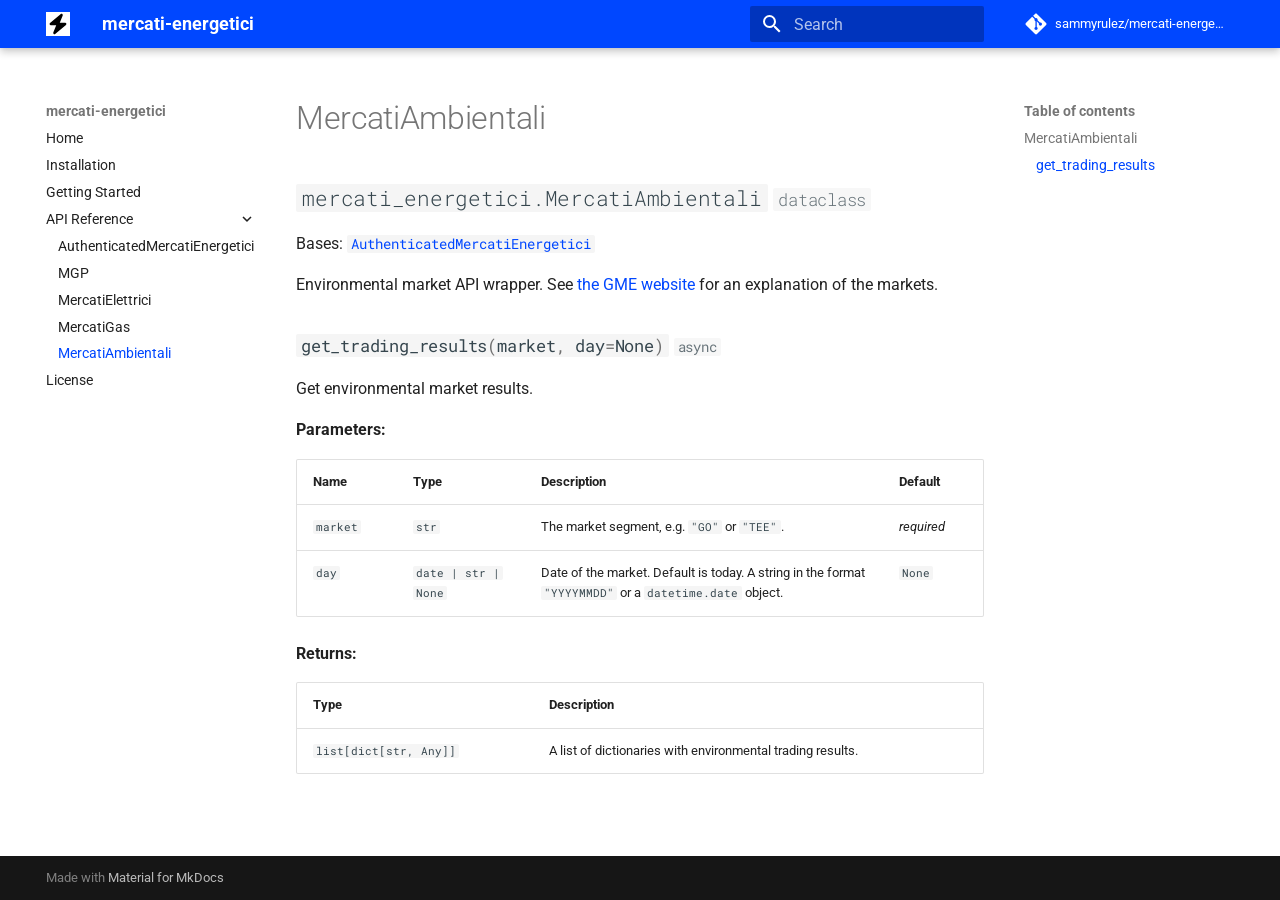
<file: reference/mercati_ambientali/index.html>
<!doctype html>
<html lang="en" class="no-js">
  <head>
    
      <meta charset="utf-8">
      <meta name="viewport" content="width=device-width,initial-scale=1">
      
        <meta name="description" content="Documentation for mercati-energetici python package">
      
      
        <meta name="author" content="Davide Marcato, Sam Reghenzi">
      
      
        <link rel="canonical" href="https://sammyrulez.github.io/mercati-energetici/reference/mercati_ambientali/">
      
      
        <link rel="prev" href="../mercati_gas/">
      
      
        <link rel="next" href="../../LICENSE/">
      
      
        
      
      
      <link rel="icon" href="../../assets/images/favicon.png">
      <meta name="generator" content="mkdocs-1.6.1, mkdocs-material-9.7.6">
    
    
      
        <title>MercatiAmbientali - mercati-energetici</title>
      
    
    
      <link rel="stylesheet" href="../../assets/stylesheets/main.484c7ddc.min.css">
      
        
        <link rel="stylesheet" href="../../assets/stylesheets/palette.ab4e12ef.min.css">
      
      


    
    
      
    
    
      
        
        
        <link rel="preconnect" href="https://fonts.gstatic.com" crossorigin>
        <link rel="stylesheet" href="https://fonts.googleapis.com/css?family=Roboto:300,300i,400,400i,700,700i%7CRoboto+Mono:400,400i,700,700i&display=fallback">
        <style>:root{--md-text-font:"Roboto";--md-code-font:"Roboto Mono"}</style>
      
    
    
      <link rel="stylesheet" href="../../assets/_mkdocstrings.css">
    
      <link rel="stylesheet" href="../../stylesheets/extra.css">
    
    <script>__md_scope=new URL("../..",location),__md_hash=e=>[...e].reduce(((e,_)=>(e<<5)-e+_.charCodeAt(0)),0),__md_get=(e,_=localStorage,t=__md_scope)=>JSON.parse(_.getItem(t.pathname+"."+e)),__md_set=(e,_,t=localStorage,a=__md_scope)=>{try{t.setItem(a.pathname+"."+e,JSON.stringify(_))}catch(e){}}</script>
    
      

    
    
  </head>
  
  
    
    
    
    
    
    <body dir="ltr" data-md-color-scheme="default" data-md-color-primary="custom" data-md-color-accent="indigo">
  
    
    <input class="md-toggle" data-md-toggle="drawer" type="checkbox" id="__drawer" autocomplete="off">
    <input class="md-toggle" data-md-toggle="search" type="checkbox" id="__search" autocomplete="off">
    <label class="md-overlay" for="__drawer"></label>
    <div data-md-component="skip">
      
        
        <a href="#mercati_energetici.MercatiAmbientali" class="md-skip">
          Skip to content
        </a>
      
    </div>
    <div data-md-component="announce">
      
    </div>
    
    
      

  

<header class="md-header md-header--shadow" data-md-component="header">
  <nav class="md-header__inner md-grid" aria-label="Header">
    <a href="../.." title="mercati-energetici" class="md-header__button md-logo" aria-label="mercati-energetici" data-md-component="logo">
      
  <img src="../../logo.svg" alt="logo">

    </a>
    <label class="md-header__button md-icon" for="__drawer">
      
      <svg xmlns="http://www.w3.org/2000/svg" viewBox="0 0 24 24"><path d="M3 6h18v2H3zm0 5h18v2H3zm0 5h18v2H3z"/></svg>
    </label>
    <div class="md-header__title" data-md-component="header-title">
      <div class="md-header__ellipsis">
        <div class="md-header__topic">
          <span class="md-ellipsis">
            mercati-energetici
          </span>
        </div>
        <div class="md-header__topic" data-md-component="header-topic">
          <span class="md-ellipsis">
            
              MercatiAmbientali
            
          </span>
        </div>
      </div>
    </div>
    
      
    
    
    
    
      
      
        <label class="md-header__button md-icon" for="__search">
          
          <svg xmlns="http://www.w3.org/2000/svg" viewBox="0 0 24 24"><path d="M9.5 3A6.5 6.5 0 0 1 16 9.5c0 1.61-.59 3.09-1.56 4.23l.27.27h.79l5 5-1.5 1.5-5-5v-.79l-.27-.27A6.52 6.52 0 0 1 9.5 16 6.5 6.5 0 0 1 3 9.5 6.5 6.5 0 0 1 9.5 3m0 2C7 5 5 7 5 9.5S7 14 9.5 14 14 12 14 9.5 12 5 9.5 5"/></svg>
        </label>
        <div class="md-search" data-md-component="search" role="dialog">
  <label class="md-search__overlay" for="__search"></label>
  <div class="md-search__inner" role="search">
    <form class="md-search__form" name="search">
      <input type="text" class="md-search__input" name="query" aria-label="Search" placeholder="Search" autocapitalize="off" autocorrect="off" autocomplete="off" spellcheck="false" data-md-component="search-query" required>
      <label class="md-search__icon md-icon" for="__search">
        
        <svg xmlns="http://www.w3.org/2000/svg" viewBox="0 0 24 24"><path d="M9.5 3A6.5 6.5 0 0 1 16 9.5c0 1.61-.59 3.09-1.56 4.23l.27.27h.79l5 5-1.5 1.5-5-5v-.79l-.27-.27A6.52 6.52 0 0 1 9.5 16 6.5 6.5 0 0 1 3 9.5 6.5 6.5 0 0 1 9.5 3m0 2C7 5 5 7 5 9.5S7 14 9.5 14 14 12 14 9.5 12 5 9.5 5"/></svg>
        
        <svg xmlns="http://www.w3.org/2000/svg" viewBox="0 0 24 24"><path d="M20 11v2H8l5.5 5.5-1.42 1.42L4.16 12l7.92-7.92L13.5 5.5 8 11z"/></svg>
      </label>
      <nav class="md-search__options" aria-label="Search">
        
        <button type="reset" class="md-search__icon md-icon" title="Clear" aria-label="Clear" tabindex="-1">
          
          <svg xmlns="http://www.w3.org/2000/svg" viewBox="0 0 24 24"><path d="M19 6.41 17.59 5 12 10.59 6.41 5 5 6.41 10.59 12 5 17.59 6.41 19 12 13.41 17.59 19 19 17.59 13.41 12z"/></svg>
        </button>
      </nav>
      
    </form>
    <div class="md-search__output">
      <div class="md-search__scrollwrap" tabindex="0" data-md-scrollfix>
        <div class="md-search-result" data-md-component="search-result">
          <div class="md-search-result__meta">
            Initializing search
          </div>
          <ol class="md-search-result__list" role="presentation"></ol>
        </div>
      </div>
    </div>
  </div>
</div>
      
    
    
      <div class="md-header__source">
        <a href="https://github.com/sammyrulez/mercati-energetici" title="Go to repository" class="md-source" data-md-component="source">
  <div class="md-source__icon md-icon">
    
    <svg xmlns="http://www.w3.org/2000/svg" viewBox="0 0 448 512"><!--! Font Awesome Free 7.1.0 by @fontawesome - https://fontawesome.com License - https://fontawesome.com/license/free (Icons: CC BY 4.0, Fonts: SIL OFL 1.1, Code: MIT License) Copyright 2025 Fonticons, Inc.--><path d="M439.6 236.1 244 40.5c-5.4-5.5-12.8-8.5-20.4-8.5s-15 3-20.4 8.4L162.5 81l51.5 51.5c27.1-9.1 52.7 16.8 43.4 43.7l49.7 49.7c34.2-11.8 61.2 31 35.5 56.7-26.5 26.5-70.2-2.9-56-37.3L240.3 199v121.9c25.3 12.5 22.3 41.8 9.1 55-6.4 6.4-15.2 10.1-24.3 10.1s-17.8-3.6-24.3-10.1c-17.6-17.6-11.1-46.9 11.2-56v-123c-20.8-8.5-24.6-30.7-18.6-45L142.6 101 8.5 235.1C3 240.6 0 247.9 0 255.5s3 15 8.5 20.4l195.6 195.7c5.4 5.4 12.7 8.4 20.4 8.4s15-3 20.4-8.4l194.7-194.7c5.4-5.4 8.4-12.8 8.4-20.4s-3-15-8.4-20.4"/></svg>
  </div>
  <div class="md-source__repository">
    sammyrulez/mercati-energetici
  </div>
</a>
      </div>
    
  </nav>
  
</header>
    
    <div class="md-container" data-md-component="container">
      
      
        
          
        
      
      <main class="md-main" data-md-component="main">
        <div class="md-main__inner md-grid">
          
            
              
              <div class="md-sidebar md-sidebar--primary" data-md-component="sidebar" data-md-type="navigation" >
                <div class="md-sidebar__scrollwrap">
                  <div class="md-sidebar__inner">
                    



<nav class="md-nav md-nav--primary" aria-label="Navigation" data-md-level="0">
  <label class="md-nav__title" for="__drawer">
    <a href="../.." title="mercati-energetici" class="md-nav__button md-logo" aria-label="mercati-energetici" data-md-component="logo">
      
  <img src="../../logo.svg" alt="logo">

    </a>
    mercati-energetici
  </label>
  
    <div class="md-nav__source">
      <a href="https://github.com/sammyrulez/mercati-energetici" title="Go to repository" class="md-source" data-md-component="source">
  <div class="md-source__icon md-icon">
    
    <svg xmlns="http://www.w3.org/2000/svg" viewBox="0 0 448 512"><!--! Font Awesome Free 7.1.0 by @fontawesome - https://fontawesome.com License - https://fontawesome.com/license/free (Icons: CC BY 4.0, Fonts: SIL OFL 1.1, Code: MIT License) Copyright 2025 Fonticons, Inc.--><path d="M439.6 236.1 244 40.5c-5.4-5.5-12.8-8.5-20.4-8.5s-15 3-20.4 8.4L162.5 81l51.5 51.5c27.1-9.1 52.7 16.8 43.4 43.7l49.7 49.7c34.2-11.8 61.2 31 35.5 56.7-26.5 26.5-70.2-2.9-56-37.3L240.3 199v121.9c25.3 12.5 22.3 41.8 9.1 55-6.4 6.4-15.2 10.1-24.3 10.1s-17.8-3.6-24.3-10.1c-17.6-17.6-11.1-46.9 11.2-56v-123c-20.8-8.5-24.6-30.7-18.6-45L142.6 101 8.5 235.1C3 240.6 0 247.9 0 255.5s3 15 8.5 20.4l195.6 195.7c5.4 5.4 12.7 8.4 20.4 8.4s15-3 20.4-8.4l194.7-194.7c5.4-5.4 8.4-12.8 8.4-20.4s-3-15-8.4-20.4"/></svg>
  </div>
  <div class="md-source__repository">
    sammyrulez/mercati-energetici
  </div>
</a>
    </div>
  
  <ul class="md-nav__list" data-md-scrollfix>
    
      
      
  
  
  
  
    <li class="md-nav__item">
      <a href="../.." class="md-nav__link">
        
  
  
  <span class="md-ellipsis">
    
  
    Home
  

    
  </span>
  
  

      </a>
    </li>
  

    
      
      
  
  
  
  
    <li class="md-nav__item">
      <a href="../../installation/" class="md-nav__link">
        
  
  
  <span class="md-ellipsis">
    
  
    Installation
  

    
  </span>
  
  

      </a>
    </li>
  

    
      
      
  
  
  
  
    <li class="md-nav__item">
      <a href="../../getting_started/" class="md-nav__link">
        
  
  
  <span class="md-ellipsis">
    
  
    Getting Started
  

    
  </span>
  
  

      </a>
    </li>
  

    
      
      
  
  
    
  
  
  
    
    
    
    
    
    <li class="md-nav__item md-nav__item--active md-nav__item--nested">
      
        
        
        <input class="md-nav__toggle md-toggle " type="checkbox" id="__nav_4" checked>
        
          
          <label class="md-nav__link" for="__nav_4" id="__nav_4_label" tabindex="0">
            
  
  
  <span class="md-ellipsis">
    
  
    API Reference
  

    
  </span>
  
  

            <span class="md-nav__icon md-icon"></span>
          </label>
        
        <nav class="md-nav" data-md-level="1" aria-labelledby="__nav_4_label" aria-expanded="true">
          <label class="md-nav__title" for="__nav_4">
            <span class="md-nav__icon md-icon"></span>
            
  
    API Reference
  

          </label>
          <ul class="md-nav__list" data-md-scrollfix>
            
              
                
  
  
  
  
    <li class="md-nav__item">
      <a href="../mercati_energetici/" class="md-nav__link">
        
  
  
  <span class="md-ellipsis">
    
  
    AuthenticatedMercatiEnergetici
  

    
  </span>
  
  

      </a>
    </li>
  

              
            
              
                
  
  
  
  
    <li class="md-nav__item">
      <a href="../mgp/" class="md-nav__link">
        
  
  
  <span class="md-ellipsis">
    
  
    MGP
  

    
  </span>
  
  

      </a>
    </li>
  

              
            
              
                
  
  
  
  
    <li class="md-nav__item">
      <a href="../mercati_elettrici/" class="md-nav__link">
        
  
  
  <span class="md-ellipsis">
    
  
    MercatiElettrici
  

    
  </span>
  
  

      </a>
    </li>
  

              
            
              
                
  
  
  
  
    <li class="md-nav__item">
      <a href="../mercati_gas/" class="md-nav__link">
        
  
  
  <span class="md-ellipsis">
    
  
    MercatiGas
  

    
  </span>
  
  

      </a>
    </li>
  

              
            
              
                
  
  
    
  
  
  
    <li class="md-nav__item md-nav__item--active">
      
      <input class="md-nav__toggle md-toggle" type="checkbox" id="__toc">
      
      
      
        <label class="md-nav__link md-nav__link--active" for="__toc">
          
  
  
  <span class="md-ellipsis">
    
  
    MercatiAmbientali
  

    
  </span>
  
  

          <span class="md-nav__icon md-icon"></span>
        </label>
      
      <a href="./" class="md-nav__link md-nav__link--active">
        
  
  
  <span class="md-ellipsis">
    
  
    MercatiAmbientali
  

    
  </span>
  
  

      </a>
      
        

<nav class="md-nav md-nav--secondary" aria-label="Table of contents">
  
  
  
  
    <label class="md-nav__title" for="__toc">
      <span class="md-nav__icon md-icon"></span>
      Table of contents
    </label>
    <ul class="md-nav__list" data-md-component="toc" data-md-scrollfix>
      
        <li class="md-nav__item">
  <a href="#mercati_energetici.MercatiAmbientali" class="md-nav__link">
    <span class="md-ellipsis">
      
        MercatiAmbientali
      
    </span>
  </a>
  
    <nav class="md-nav" aria-label="MercatiAmbientali">
      <ul class="md-nav__list">
        
          <li class="md-nav__item">
  <a href="#mercati_energetici.MercatiAmbientali.get_trading_results" class="md-nav__link">
    <span class="md-ellipsis">
      
        get_trading_results
      
    </span>
  </a>
  
</li>
        
      </ul>
    </nav>
  
</li>
      
    </ul>
  
</nav>
      
    </li>
  

              
            
          </ul>
        </nav>
      
    </li>
  

    
      
      
  
  
  
  
    <li class="md-nav__item">
      <a href="../../LICENSE/" class="md-nav__link">
        
  
  
  <span class="md-ellipsis">
    
  
    License
  

    
  </span>
  
  

      </a>
    </li>
  

    
  </ul>
</nav>
                  </div>
                </div>
              </div>
            
            
              
              <div class="md-sidebar md-sidebar--secondary" data-md-component="sidebar" data-md-type="toc" >
                <div class="md-sidebar__scrollwrap">
                  <div class="md-sidebar__inner">
                    

<nav class="md-nav md-nav--secondary" aria-label="Table of contents">
  
  
  
  
    <label class="md-nav__title" for="__toc">
      <span class="md-nav__icon md-icon"></span>
      Table of contents
    </label>
    <ul class="md-nav__list" data-md-component="toc" data-md-scrollfix>
      
        <li class="md-nav__item">
  <a href="#mercati_energetici.MercatiAmbientali" class="md-nav__link">
    <span class="md-ellipsis">
      
        MercatiAmbientali
      
    </span>
  </a>
  
    <nav class="md-nav" aria-label="MercatiAmbientali">
      <ul class="md-nav__list">
        
          <li class="md-nav__item">
  <a href="#mercati_energetici.MercatiAmbientali.get_trading_results" class="md-nav__link">
    <span class="md-ellipsis">
      
        get_trading_results
      
    </span>
  </a>
  
</li>
        
      </ul>
    </nav>
  
</li>
      
    </ul>
  
</nav>
                  </div>
                </div>
              </div>
            
          
          
            <div class="md-content" data-md-component="content">
              
              <article class="md-content__inner md-typeset">
                
                  


  
  


  <h1>MercatiAmbientali</h1>

<div class="doc doc-object doc-class">



<h2 id="mercati_energetici.MercatiAmbientali" class="doc doc-heading">
            <code>mercati_energetici.MercatiAmbientali</code>


  <span class="doc doc-labels">
      <small class="doc doc-label doc-label-dataclass"><code>dataclass</code></small>
  </span>

</h2>


    <div class="doc doc-contents first">
            <p class="doc doc-class-bases">
              Bases: <code><a class="autorefs autorefs-internal" title="mercati_energetici.authenticated_markets.AuthenticatedMercatiEnergetici


  
      dataclass
  " href="../mercati_energetici/#mercati_energetici.authenticated_markets.AuthenticatedMercatiEnergetici">AuthenticatedMercatiEnergetici</a></code></p>



        <p>Environmental market API wrapper.
See <a href="https://www.mercatoelettrico.org/En/Mercati/TEE/CosaSonoTee.aspx">the GME website</a>
for an explanation of the markets.</p>











<div class="doc doc-children">










<div class="doc doc-object doc-function">


<h3 id="mercati_energetici.MercatiAmbientali.get_trading_results" class="doc doc-heading">
            <code class="highlight language-python"><span class="n">get_trading_results</span><span class="p">(</span><span class="n">market</span><span class="p">,</span> <span class="n">day</span><span class="o">=</span><span class="kc">None</span><span class="p">)</span></code>

  <span class="doc doc-labels">
      <small class="doc doc-label doc-label-async"><code>async</code></small>
  </span>

</h3>


    <div class="doc doc-contents ">

        <p>Get environmental market results.</p>


<p><span class="doc-section-title">Parameters:</span></p>
    <table>
      <thead>
        <tr>
          <th>Name</th>
          <th>Type</th>
          <th>Description</th>
          <th>Default</th>
        </tr>
      </thead>
      <tbody>
          <tr class="doc-section-item">
            <td>
                <code>market</code>
            </td>
            <td>
                  <code><span title="str">str</span></code>
            </td>
            <td>
              <div class="doc-md-description">
                <p>The market segment, e.g. <code>"GO"</code> or <code>"TEE"</code>.</p>
              </div>
            </td>
            <td>
                <em>required</em>
            </td>
          </tr>
          <tr class="doc-section-item">
            <td>
                <code>day</code>
            </td>
            <td>
                  <code><span title="datetime.date">date</span> | <span title="str">str</span> | None</code>
            </td>
            <td>
              <div class="doc-md-description">
                <p>Date of the market. Default is today. A string in the format
    <code>"YYYYMMDD"</code> or a <code>datetime.date</code> object.</p>
              </div>
            </td>
            <td>
                  <code>None</code>
            </td>
          </tr>
      </tbody>
    </table>


    <p><span class="doc-section-title">Returns:</span></p>
    <table>
      <thead>
        <tr>
          <th>Type</th>
          <th>Description</th>
        </tr>
      </thead>
      <tbody>
          <tr class="doc-section-item">
            <td>
                  <code><span title="list">list</span>[<span title="dict">dict</span>[<span title="str">str</span>, <span title="typing.Any">Any</span>]]</code>
            </td>
            <td>
              <div class="doc-md-description">
                <p>A list of dictionaries with environmental trading results.</p>
              </div>
            </td>
          </tr>
      </tbody>
    </table>


    </div>

</div>



  </div>

    </div>

</div>












                
              </article>
            </div>
          
          
<script>var target=document.getElementById(location.hash.slice(1));target&&target.name&&(target.checked=target.name.startsWith("__tabbed_"))</script>
        </div>
        
      </main>
      
        <footer class="md-footer">
  
  <div class="md-footer-meta md-typeset">
    <div class="md-footer-meta__inner md-grid">
      <div class="md-copyright">
  
  
    Made with
    <a href="https://squidfunk.github.io/mkdocs-material/" target="_blank" rel="noopener">
      Material for MkDocs
    </a>
  
</div>
      
    </div>
  </div>
</footer>
      
    </div>
    <div class="md-dialog" data-md-component="dialog">
      <div class="md-dialog__inner md-typeset"></div>
    </div>
    
    
    
      
      
      <script id="__config" type="application/json">{"annotate": null, "base": "../..", "features": [], "search": "../../assets/javascripts/workers/search.2c215733.min.js", "tags": null, "translations": {"clipboard.copied": "Copied to clipboard", "clipboard.copy": "Copy to clipboard", "search.result.more.one": "1 more on this page", "search.result.more.other": "# more on this page", "search.result.none": "No matching documents", "search.result.one": "1 matching document", "search.result.other": "# matching documents", "search.result.placeholder": "Type to start searching", "search.result.term.missing": "Missing", "select.version": "Select version"}, "version": null}</script>
    
    
      <script src="../../assets/javascripts/bundle.79ae519e.min.js"></script>
      
    
  </body>
</html>
</file>
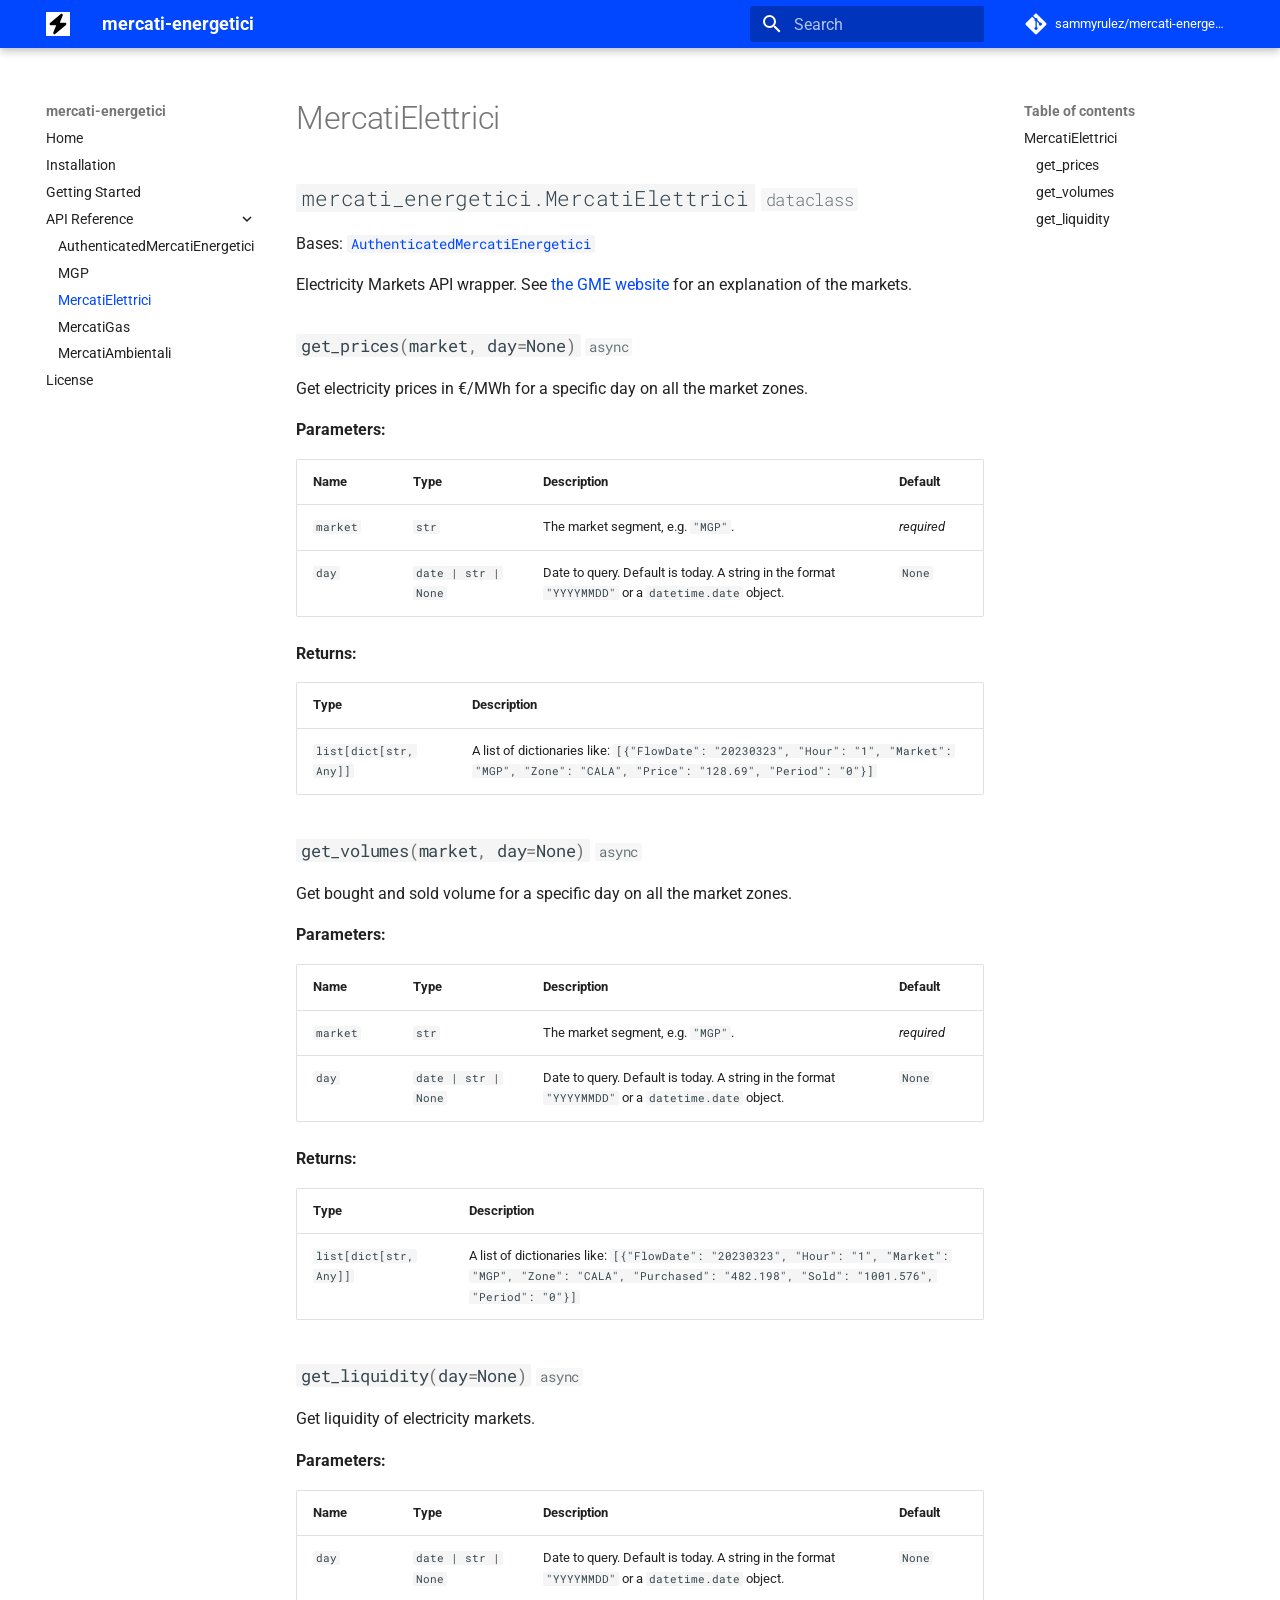
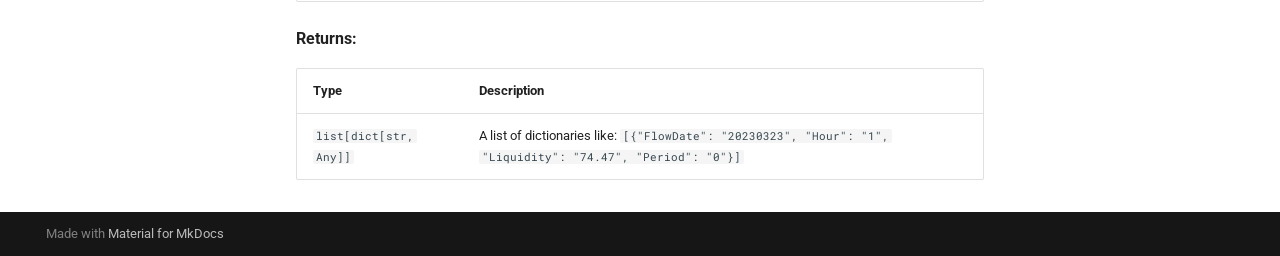
<file: reference/mercati_elettrici/index.html>
<!doctype html>
<html lang="en" class="no-js">
  <head>
    
      <meta charset="utf-8">
      <meta name="viewport" content="width=device-width,initial-scale=1">
      
        <meta name="description" content="Documentation for mercati-energetici python package">
      
      
        <meta name="author" content="Davide Marcato, Sam Reghenzi">
      
      
        <link rel="canonical" href="https://sammyrulez.github.io/mercati-energetici/reference/mercati_elettrici/">
      
      
        <link rel="prev" href="../mgp/">
      
      
        <link rel="next" href="../mercati_gas/">
      
      
        
      
      
      <link rel="icon" href="../../assets/images/favicon.png">
      <meta name="generator" content="mkdocs-1.6.1, mkdocs-material-9.7.6">
    
    
      
        <title>MercatiElettrici - mercati-energetici</title>
      
    
    
      <link rel="stylesheet" href="../../assets/stylesheets/main.484c7ddc.min.css">
      
        
        <link rel="stylesheet" href="../../assets/stylesheets/palette.ab4e12ef.min.css">
      
      


    
    
      
    
    
      
        
        
        <link rel="preconnect" href="https://fonts.gstatic.com" crossorigin>
        <link rel="stylesheet" href="https://fonts.googleapis.com/css?family=Roboto:300,300i,400,400i,700,700i%7CRoboto+Mono:400,400i,700,700i&display=fallback">
        <style>:root{--md-text-font:"Roboto";--md-code-font:"Roboto Mono"}</style>
      
    
    
      <link rel="stylesheet" href="../../assets/_mkdocstrings.css">
    
      <link rel="stylesheet" href="../../stylesheets/extra.css">
    
    <script>__md_scope=new URL("../..",location),__md_hash=e=>[...e].reduce(((e,_)=>(e<<5)-e+_.charCodeAt(0)),0),__md_get=(e,_=localStorage,t=__md_scope)=>JSON.parse(_.getItem(t.pathname+"."+e)),__md_set=(e,_,t=localStorage,a=__md_scope)=>{try{t.setItem(a.pathname+"."+e,JSON.stringify(_))}catch(e){}}</script>
    
      

    
    
  </head>
  
  
    
    
    
    
    
    <body dir="ltr" data-md-color-scheme="default" data-md-color-primary="custom" data-md-color-accent="indigo">
  
    
    <input class="md-toggle" data-md-toggle="drawer" type="checkbox" id="__drawer" autocomplete="off">
    <input class="md-toggle" data-md-toggle="search" type="checkbox" id="__search" autocomplete="off">
    <label class="md-overlay" for="__drawer"></label>
    <div data-md-component="skip">
      
        
        <a href="#mercati_energetici.MercatiElettrici" class="md-skip">
          Skip to content
        </a>
      
    </div>
    <div data-md-component="announce">
      
    </div>
    
    
      

  

<header class="md-header md-header--shadow" data-md-component="header">
  <nav class="md-header__inner md-grid" aria-label="Header">
    <a href="../.." title="mercati-energetici" class="md-header__button md-logo" aria-label="mercati-energetici" data-md-component="logo">
      
  <img src="../../logo.svg" alt="logo">

    </a>
    <label class="md-header__button md-icon" for="__drawer">
      
      <svg xmlns="http://www.w3.org/2000/svg" viewBox="0 0 24 24"><path d="M3 6h18v2H3zm0 5h18v2H3zm0 5h18v2H3z"/></svg>
    </label>
    <div class="md-header__title" data-md-component="header-title">
      <div class="md-header__ellipsis">
        <div class="md-header__topic">
          <span class="md-ellipsis">
            mercati-energetici
          </span>
        </div>
        <div class="md-header__topic" data-md-component="header-topic">
          <span class="md-ellipsis">
            
              MercatiElettrici
            
          </span>
        </div>
      </div>
    </div>
    
      
    
    
    
    
      
      
        <label class="md-header__button md-icon" for="__search">
          
          <svg xmlns="http://www.w3.org/2000/svg" viewBox="0 0 24 24"><path d="M9.5 3A6.5 6.5 0 0 1 16 9.5c0 1.61-.59 3.09-1.56 4.23l.27.27h.79l5 5-1.5 1.5-5-5v-.79l-.27-.27A6.52 6.52 0 0 1 9.5 16 6.5 6.5 0 0 1 3 9.5 6.5 6.5 0 0 1 9.5 3m0 2C7 5 5 7 5 9.5S7 14 9.5 14 14 12 14 9.5 12 5 9.5 5"/></svg>
        </label>
        <div class="md-search" data-md-component="search" role="dialog">
  <label class="md-search__overlay" for="__search"></label>
  <div class="md-search__inner" role="search">
    <form class="md-search__form" name="search">
      <input type="text" class="md-search__input" name="query" aria-label="Search" placeholder="Search" autocapitalize="off" autocorrect="off" autocomplete="off" spellcheck="false" data-md-component="search-query" required>
      <label class="md-search__icon md-icon" for="__search">
        
        <svg xmlns="http://www.w3.org/2000/svg" viewBox="0 0 24 24"><path d="M9.5 3A6.5 6.5 0 0 1 16 9.5c0 1.61-.59 3.09-1.56 4.23l.27.27h.79l5 5-1.5 1.5-5-5v-.79l-.27-.27A6.52 6.52 0 0 1 9.5 16 6.5 6.5 0 0 1 3 9.5 6.5 6.5 0 0 1 9.5 3m0 2C7 5 5 7 5 9.5S7 14 9.5 14 14 12 14 9.5 12 5 9.5 5"/></svg>
        
        <svg xmlns="http://www.w3.org/2000/svg" viewBox="0 0 24 24"><path d="M20 11v2H8l5.5 5.5-1.42 1.42L4.16 12l7.92-7.92L13.5 5.5 8 11z"/></svg>
      </label>
      <nav class="md-search__options" aria-label="Search">
        
        <button type="reset" class="md-search__icon md-icon" title="Clear" aria-label="Clear" tabindex="-1">
          
          <svg xmlns="http://www.w3.org/2000/svg" viewBox="0 0 24 24"><path d="M19 6.41 17.59 5 12 10.59 6.41 5 5 6.41 10.59 12 5 17.59 6.41 19 12 13.41 17.59 19 19 17.59 13.41 12z"/></svg>
        </button>
      </nav>
      
    </form>
    <div class="md-search__output">
      <div class="md-search__scrollwrap" tabindex="0" data-md-scrollfix>
        <div class="md-search-result" data-md-component="search-result">
          <div class="md-search-result__meta">
            Initializing search
          </div>
          <ol class="md-search-result__list" role="presentation"></ol>
        </div>
      </div>
    </div>
  </div>
</div>
      
    
    
      <div class="md-header__source">
        <a href="https://github.com/sammyrulez/mercati-energetici" title="Go to repository" class="md-source" data-md-component="source">
  <div class="md-source__icon md-icon">
    
    <svg xmlns="http://www.w3.org/2000/svg" viewBox="0 0 448 512"><!--! Font Awesome Free 7.1.0 by @fontawesome - https://fontawesome.com License - https://fontawesome.com/license/free (Icons: CC BY 4.0, Fonts: SIL OFL 1.1, Code: MIT License) Copyright 2025 Fonticons, Inc.--><path d="M439.6 236.1 244 40.5c-5.4-5.5-12.8-8.5-20.4-8.5s-15 3-20.4 8.4L162.5 81l51.5 51.5c27.1-9.1 52.7 16.8 43.4 43.7l49.7 49.7c34.2-11.8 61.2 31 35.5 56.7-26.5 26.5-70.2-2.9-56-37.3L240.3 199v121.9c25.3 12.5 22.3 41.8 9.1 55-6.4 6.4-15.2 10.1-24.3 10.1s-17.8-3.6-24.3-10.1c-17.6-17.6-11.1-46.9 11.2-56v-123c-20.8-8.5-24.6-30.7-18.6-45L142.6 101 8.5 235.1C3 240.6 0 247.9 0 255.5s3 15 8.5 20.4l195.6 195.7c5.4 5.4 12.7 8.4 20.4 8.4s15-3 20.4-8.4l194.7-194.7c5.4-5.4 8.4-12.8 8.4-20.4s-3-15-8.4-20.4"/></svg>
  </div>
  <div class="md-source__repository">
    sammyrulez/mercati-energetici
  </div>
</a>
      </div>
    
  </nav>
  
</header>
    
    <div class="md-container" data-md-component="container">
      
      
        
          
        
      
      <main class="md-main" data-md-component="main">
        <div class="md-main__inner md-grid">
          
            
              
              <div class="md-sidebar md-sidebar--primary" data-md-component="sidebar" data-md-type="navigation" >
                <div class="md-sidebar__scrollwrap">
                  <div class="md-sidebar__inner">
                    



<nav class="md-nav md-nav--primary" aria-label="Navigation" data-md-level="0">
  <label class="md-nav__title" for="__drawer">
    <a href="../.." title="mercati-energetici" class="md-nav__button md-logo" aria-label="mercati-energetici" data-md-component="logo">
      
  <img src="../../logo.svg" alt="logo">

    </a>
    mercati-energetici
  </label>
  
    <div class="md-nav__source">
      <a href="https://github.com/sammyrulez/mercati-energetici" title="Go to repository" class="md-source" data-md-component="source">
  <div class="md-source__icon md-icon">
    
    <svg xmlns="http://www.w3.org/2000/svg" viewBox="0 0 448 512"><!--! Font Awesome Free 7.1.0 by @fontawesome - https://fontawesome.com License - https://fontawesome.com/license/free (Icons: CC BY 4.0, Fonts: SIL OFL 1.1, Code: MIT License) Copyright 2025 Fonticons, Inc.--><path d="M439.6 236.1 244 40.5c-5.4-5.5-12.8-8.5-20.4-8.5s-15 3-20.4 8.4L162.5 81l51.5 51.5c27.1-9.1 52.7 16.8 43.4 43.7l49.7 49.7c34.2-11.8 61.2 31 35.5 56.7-26.5 26.5-70.2-2.9-56-37.3L240.3 199v121.9c25.3 12.5 22.3 41.8 9.1 55-6.4 6.4-15.2 10.1-24.3 10.1s-17.8-3.6-24.3-10.1c-17.6-17.6-11.1-46.9 11.2-56v-123c-20.8-8.5-24.6-30.7-18.6-45L142.6 101 8.5 235.1C3 240.6 0 247.9 0 255.5s3 15 8.5 20.4l195.6 195.7c5.4 5.4 12.7 8.4 20.4 8.4s15-3 20.4-8.4l194.7-194.7c5.4-5.4 8.4-12.8 8.4-20.4s-3-15-8.4-20.4"/></svg>
  </div>
  <div class="md-source__repository">
    sammyrulez/mercati-energetici
  </div>
</a>
    </div>
  
  <ul class="md-nav__list" data-md-scrollfix>
    
      
      
  
  
  
  
    <li class="md-nav__item">
      <a href="../.." class="md-nav__link">
        
  
  
  <span class="md-ellipsis">
    
  
    Home
  

    
  </span>
  
  

      </a>
    </li>
  

    
      
      
  
  
  
  
    <li class="md-nav__item">
      <a href="../../installation/" class="md-nav__link">
        
  
  
  <span class="md-ellipsis">
    
  
    Installation
  

    
  </span>
  
  

      </a>
    </li>
  

    
      
      
  
  
  
  
    <li class="md-nav__item">
      <a href="../../getting_started/" class="md-nav__link">
        
  
  
  <span class="md-ellipsis">
    
  
    Getting Started
  

    
  </span>
  
  

      </a>
    </li>
  

    
      
      
  
  
    
  
  
  
    
    
    
    
    
    <li class="md-nav__item md-nav__item--active md-nav__item--nested">
      
        
        
        <input class="md-nav__toggle md-toggle " type="checkbox" id="__nav_4" checked>
        
          
          <label class="md-nav__link" for="__nav_4" id="__nav_4_label" tabindex="0">
            
  
  
  <span class="md-ellipsis">
    
  
    API Reference
  

    
  </span>
  
  

            <span class="md-nav__icon md-icon"></span>
          </label>
        
        <nav class="md-nav" data-md-level="1" aria-labelledby="__nav_4_label" aria-expanded="true">
          <label class="md-nav__title" for="__nav_4">
            <span class="md-nav__icon md-icon"></span>
            
  
    API Reference
  

          </label>
          <ul class="md-nav__list" data-md-scrollfix>
            
              
                
  
  
  
  
    <li class="md-nav__item">
      <a href="../mercati_energetici/" class="md-nav__link">
        
  
  
  <span class="md-ellipsis">
    
  
    AuthenticatedMercatiEnergetici
  

    
  </span>
  
  

      </a>
    </li>
  

              
            
              
                
  
  
  
  
    <li class="md-nav__item">
      <a href="../mgp/" class="md-nav__link">
        
  
  
  <span class="md-ellipsis">
    
  
    MGP
  

    
  </span>
  
  

      </a>
    </li>
  

              
            
              
                
  
  
    
  
  
  
    <li class="md-nav__item md-nav__item--active">
      
      <input class="md-nav__toggle md-toggle" type="checkbox" id="__toc">
      
      
      
        <label class="md-nav__link md-nav__link--active" for="__toc">
          
  
  
  <span class="md-ellipsis">
    
  
    MercatiElettrici
  

    
  </span>
  
  

          <span class="md-nav__icon md-icon"></span>
        </label>
      
      <a href="./" class="md-nav__link md-nav__link--active">
        
  
  
  <span class="md-ellipsis">
    
  
    MercatiElettrici
  

    
  </span>
  
  

      </a>
      
        

<nav class="md-nav md-nav--secondary" aria-label="Table of contents">
  
  
  
  
    <label class="md-nav__title" for="__toc">
      <span class="md-nav__icon md-icon"></span>
      Table of contents
    </label>
    <ul class="md-nav__list" data-md-component="toc" data-md-scrollfix>
      
        <li class="md-nav__item">
  <a href="#mercati_energetici.MercatiElettrici" class="md-nav__link">
    <span class="md-ellipsis">
      
        MercatiElettrici
      
    </span>
  </a>
  
    <nav class="md-nav" aria-label="MercatiElettrici">
      <ul class="md-nav__list">
        
          <li class="md-nav__item">
  <a href="#mercati_energetici.MercatiElettrici.get_prices" class="md-nav__link">
    <span class="md-ellipsis">
      
        get_prices
      
    </span>
  </a>
  
</li>
        
          <li class="md-nav__item">
  <a href="#mercati_energetici.MercatiElettrici.get_volumes" class="md-nav__link">
    <span class="md-ellipsis">
      
        get_volumes
      
    </span>
  </a>
  
</li>
        
          <li class="md-nav__item">
  <a href="#mercati_energetici.MercatiElettrici.get_liquidity" class="md-nav__link">
    <span class="md-ellipsis">
      
        get_liquidity
      
    </span>
  </a>
  
</li>
        
      </ul>
    </nav>
  
</li>
      
    </ul>
  
</nav>
      
    </li>
  

              
            
              
                
  
  
  
  
    <li class="md-nav__item">
      <a href="../mercati_gas/" class="md-nav__link">
        
  
  
  <span class="md-ellipsis">
    
  
    MercatiGas
  

    
  </span>
  
  

      </a>
    </li>
  

              
            
              
                
  
  
  
  
    <li class="md-nav__item">
      <a href="../mercati_ambientali/" class="md-nav__link">
        
  
  
  <span class="md-ellipsis">
    
  
    MercatiAmbientali
  

    
  </span>
  
  

      </a>
    </li>
  

              
            
          </ul>
        </nav>
      
    </li>
  

    
      
      
  
  
  
  
    <li class="md-nav__item">
      <a href="../../LICENSE/" class="md-nav__link">
        
  
  
  <span class="md-ellipsis">
    
  
    License
  

    
  </span>
  
  

      </a>
    </li>
  

    
  </ul>
</nav>
                  </div>
                </div>
              </div>
            
            
              
              <div class="md-sidebar md-sidebar--secondary" data-md-component="sidebar" data-md-type="toc" >
                <div class="md-sidebar__scrollwrap">
                  <div class="md-sidebar__inner">
                    

<nav class="md-nav md-nav--secondary" aria-label="Table of contents">
  
  
  
  
    <label class="md-nav__title" for="__toc">
      <span class="md-nav__icon md-icon"></span>
      Table of contents
    </label>
    <ul class="md-nav__list" data-md-component="toc" data-md-scrollfix>
      
        <li class="md-nav__item">
  <a href="#mercati_energetici.MercatiElettrici" class="md-nav__link">
    <span class="md-ellipsis">
      
        MercatiElettrici
      
    </span>
  </a>
  
    <nav class="md-nav" aria-label="MercatiElettrici">
      <ul class="md-nav__list">
        
          <li class="md-nav__item">
  <a href="#mercati_energetici.MercatiElettrici.get_prices" class="md-nav__link">
    <span class="md-ellipsis">
      
        get_prices
      
    </span>
  </a>
  
</li>
        
          <li class="md-nav__item">
  <a href="#mercati_energetici.MercatiElettrici.get_volumes" class="md-nav__link">
    <span class="md-ellipsis">
      
        get_volumes
      
    </span>
  </a>
  
</li>
        
          <li class="md-nav__item">
  <a href="#mercati_energetici.MercatiElettrici.get_liquidity" class="md-nav__link">
    <span class="md-ellipsis">
      
        get_liquidity
      
    </span>
  </a>
  
</li>
        
      </ul>
    </nav>
  
</li>
      
    </ul>
  
</nav>
                  </div>
                </div>
              </div>
            
          
          
            <div class="md-content" data-md-component="content">
              
              <article class="md-content__inner md-typeset">
                
                  


  
  


  <h1>MercatiElettrici</h1>

<div class="doc doc-object doc-class">



<h2 id="mercati_energetici.MercatiElettrici" class="doc doc-heading">
            <code>mercati_energetici.MercatiElettrici</code>


  <span class="doc doc-labels">
      <small class="doc doc-label doc-label-dataclass"><code>dataclass</code></small>
  </span>

</h2>


    <div class="doc doc-contents first">
            <p class="doc doc-class-bases">
              Bases: <code><a class="autorefs autorefs-internal" title="mercati_energetici.authenticated_markets.AuthenticatedMercatiEnergetici


  
      dataclass
  " href="../mercati_energetici/#mercati_energetici.authenticated_markets.AuthenticatedMercatiEnergetici">AuthenticatedMercatiEnergetici</a></code></p>



        <p>Electricity Markets API wrapper.
See <a href="https://www.mercatoelettrico.org/En/Mercati/MercatoElettrico/IlMercatoElettrico.aspx">the GME website</a>
for an explanation of the markets.</p>











<div class="doc doc-children">










<div class="doc doc-object doc-function">


<h3 id="mercati_energetici.MercatiElettrici.get_prices" class="doc doc-heading">
            <code class="highlight language-python"><span class="n">get_prices</span><span class="p">(</span><span class="n">market</span><span class="p">,</span> <span class="n">day</span><span class="o">=</span><span class="kc">None</span><span class="p">)</span></code>

  <span class="doc doc-labels">
      <small class="doc doc-label doc-label-async"><code>async</code></small>
  </span>

</h3>


    <div class="doc doc-contents ">

        <p>Get electricity prices in €/MWh for a specific day on all the market zones.</p>


<p><span class="doc-section-title">Parameters:</span></p>
    <table>
      <thead>
        <tr>
          <th>Name</th>
          <th>Type</th>
          <th>Description</th>
          <th>Default</th>
        </tr>
      </thead>
      <tbody>
          <tr class="doc-section-item">
            <td>
                <code>market</code>
            </td>
            <td>
                  <code><span title="str">str</span></code>
            </td>
            <td>
              <div class="doc-md-description">
                <p>The market segment, e.g. <code>"MGP"</code>.</p>
              </div>
            </td>
            <td>
                <em>required</em>
            </td>
          </tr>
          <tr class="doc-section-item">
            <td>
                <code>day</code>
            </td>
            <td>
                  <code><span title="datetime.date">date</span> | <span title="str">str</span> | None</code>
            </td>
            <td>
              <div class="doc-md-description">
                <p>Date to query. Default is today. A string in the format
    <code>"YYYYMMDD"</code> or a <code>datetime.date</code> object.</p>
              </div>
            </td>
            <td>
                  <code>None</code>
            </td>
          </tr>
      </tbody>
    </table>


    <p><span class="doc-section-title">Returns:</span></p>
    <table>
      <thead>
        <tr>
          <th>Type</th>
          <th>Description</th>
        </tr>
      </thead>
      <tbody>
          <tr class="doc-section-item">
            <td>
                  <code><span title="list">list</span>[<span title="dict">dict</span>[<span title="str">str</span>, <span title="typing.Any">Any</span>]]</code>
            </td>
            <td>
              <div class="doc-md-description">
                <p>A list of dictionaries like: <code>[{"FlowDate": "20230323",
                            "Hour": "1",
                            "Market": "MGP",
                            "Zone": "CALA",
                            "Price": "128.69",
                            "Period": "0"}]</code></p>
              </div>
            </td>
          </tr>
      </tbody>
    </table>


    </div>

</div>

<div class="doc doc-object doc-function">


<h3 id="mercati_energetici.MercatiElettrici.get_volumes" class="doc doc-heading">
            <code class="highlight language-python"><span class="n">get_volumes</span><span class="p">(</span><span class="n">market</span><span class="p">,</span> <span class="n">day</span><span class="o">=</span><span class="kc">None</span><span class="p">)</span></code>

  <span class="doc doc-labels">
      <small class="doc doc-label doc-label-async"><code>async</code></small>
  </span>

</h3>


    <div class="doc doc-contents ">

        <p>Get bought and sold volume for a specific day on all the market zones.</p>


<p><span class="doc-section-title">Parameters:</span></p>
    <table>
      <thead>
        <tr>
          <th>Name</th>
          <th>Type</th>
          <th>Description</th>
          <th>Default</th>
        </tr>
      </thead>
      <tbody>
          <tr class="doc-section-item">
            <td>
                <code>market</code>
            </td>
            <td>
                  <code><span title="str">str</span></code>
            </td>
            <td>
              <div class="doc-md-description">
                <p>The market segment, e.g. <code>"MGP"</code>.</p>
              </div>
            </td>
            <td>
                <em>required</em>
            </td>
          </tr>
          <tr class="doc-section-item">
            <td>
                <code>day</code>
            </td>
            <td>
                  <code><span title="datetime.date">date</span> | <span title="str">str</span> | None</code>
            </td>
            <td>
              <div class="doc-md-description">
                <p>Date to query. Default is today. A string in the format
    <code>"YYYYMMDD"</code> or a <code>datetime.date</code> object.</p>
              </div>
            </td>
            <td>
                  <code>None</code>
            </td>
          </tr>
      </tbody>
    </table>


    <p><span class="doc-section-title">Returns:</span></p>
    <table>
      <thead>
        <tr>
          <th>Type</th>
          <th>Description</th>
        </tr>
      </thead>
      <tbody>
          <tr class="doc-section-item">
            <td>
                  <code><span title="list">list</span>[<span title="dict">dict</span>[<span title="str">str</span>, <span title="typing.Any">Any</span>]]</code>
            </td>
            <td>
              <div class="doc-md-description">
                <p>A list of dictionaries like: <code>[{"FlowDate": "20230323",
                             "Hour": "1",
                             "Market": "MGP",
                             "Zone": "CALA",
                             "Purchased": "482.198",
                             "Sold": "1001.576",
                             "Period": "0"}]</code></p>
              </div>
            </td>
          </tr>
      </tbody>
    </table>


    </div>

</div>

<div class="doc doc-object doc-function">


<h3 id="mercati_energetici.MercatiElettrici.get_liquidity" class="doc doc-heading">
            <code class="highlight language-python"><span class="n">get_liquidity</span><span class="p">(</span><span class="n">day</span><span class="o">=</span><span class="kc">None</span><span class="p">)</span></code>

  <span class="doc doc-labels">
      <small class="doc doc-label doc-label-async"><code>async</code></small>
  </span>

</h3>


    <div class="doc doc-contents ">

        <p>Get liquidity of electricity markets.</p>


<p><span class="doc-section-title">Parameters:</span></p>
    <table>
      <thead>
        <tr>
          <th>Name</th>
          <th>Type</th>
          <th>Description</th>
          <th>Default</th>
        </tr>
      </thead>
      <tbody>
          <tr class="doc-section-item">
            <td>
                <code>day</code>
            </td>
            <td>
                  <code><span title="datetime.date">date</span> | <span title="str">str</span> | None</code>
            </td>
            <td>
              <div class="doc-md-description">
                <p>Date to query. Default is today. A string in the format
    <code>"YYYYMMDD"</code> or a <code>datetime.date</code> object.</p>
              </div>
            </td>
            <td>
                  <code>None</code>
            </td>
          </tr>
      </tbody>
    </table>


    <p><span class="doc-section-title">Returns:</span></p>
    <table>
      <thead>
        <tr>
          <th>Type</th>
          <th>Description</th>
        </tr>
      </thead>
      <tbody>
          <tr class="doc-section-item">
            <td>
                  <code><span title="list">list</span>[<span title="dict">dict</span>[<span title="str">str</span>, <span title="typing.Any">Any</span>]]</code>
            </td>
            <td>
              <div class="doc-md-description">
                <p>A list of dictionaries like: <code>[{"FlowDate": "20230323",
                            "Hour": "1",
                            "Liquidity": "74.47",
                            "Period": "0"}]</code></p>
              </div>
            </td>
          </tr>
      </tbody>
    </table>


    </div>

</div>



  </div>

    </div>

</div>












                
              </article>
            </div>
          
          
<script>var target=document.getElementById(location.hash.slice(1));target&&target.name&&(target.checked=target.name.startsWith("__tabbed_"))</script>
        </div>
        
      </main>
      
        <footer class="md-footer">
  
  <div class="md-footer-meta md-typeset">
    <div class="md-footer-meta__inner md-grid">
      <div class="md-copyright">
  
  
    Made with
    <a href="https://squidfunk.github.io/mkdocs-material/" target="_blank" rel="noopener">
      Material for MkDocs
    </a>
  
</div>
      
    </div>
  </div>
</footer>
      
    </div>
    <div class="md-dialog" data-md-component="dialog">
      <div class="md-dialog__inner md-typeset"></div>
    </div>
    
    
    
      
      
      <script id="__config" type="application/json">{"annotate": null, "base": "../..", "features": [], "search": "../../assets/javascripts/workers/search.2c215733.min.js", "tags": null, "translations": {"clipboard.copied": "Copied to clipboard", "clipboard.copy": "Copy to clipboard", "search.result.more.one": "1 more on this page", "search.result.more.other": "# more on this page", "search.result.none": "No matching documents", "search.result.one": "1 matching document", "search.result.other": "# matching documents", "search.result.placeholder": "Type to start searching", "search.result.term.missing": "Missing", "select.version": "Select version"}, "version": null}</script>
    
    
      <script src="../../assets/javascripts/bundle.79ae519e.min.js"></script>
      
    
  </body>
</html>
</file>
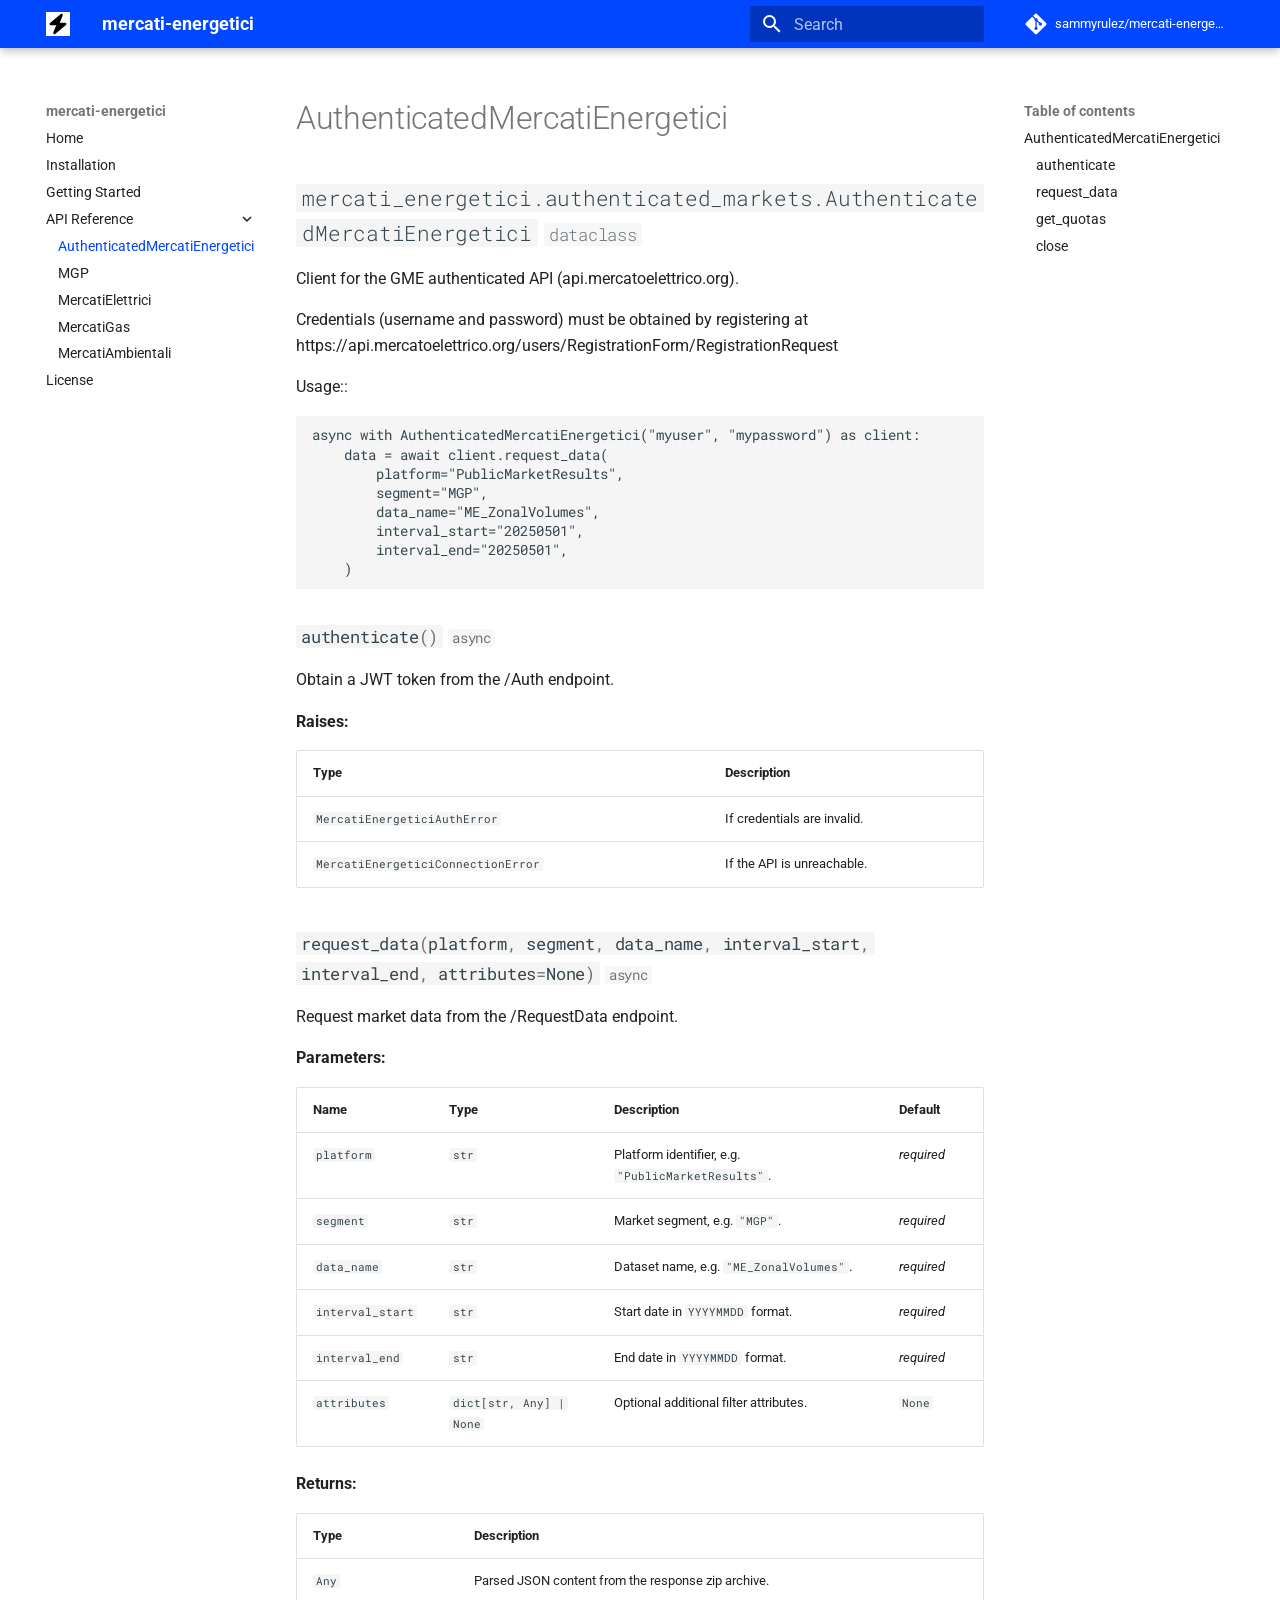
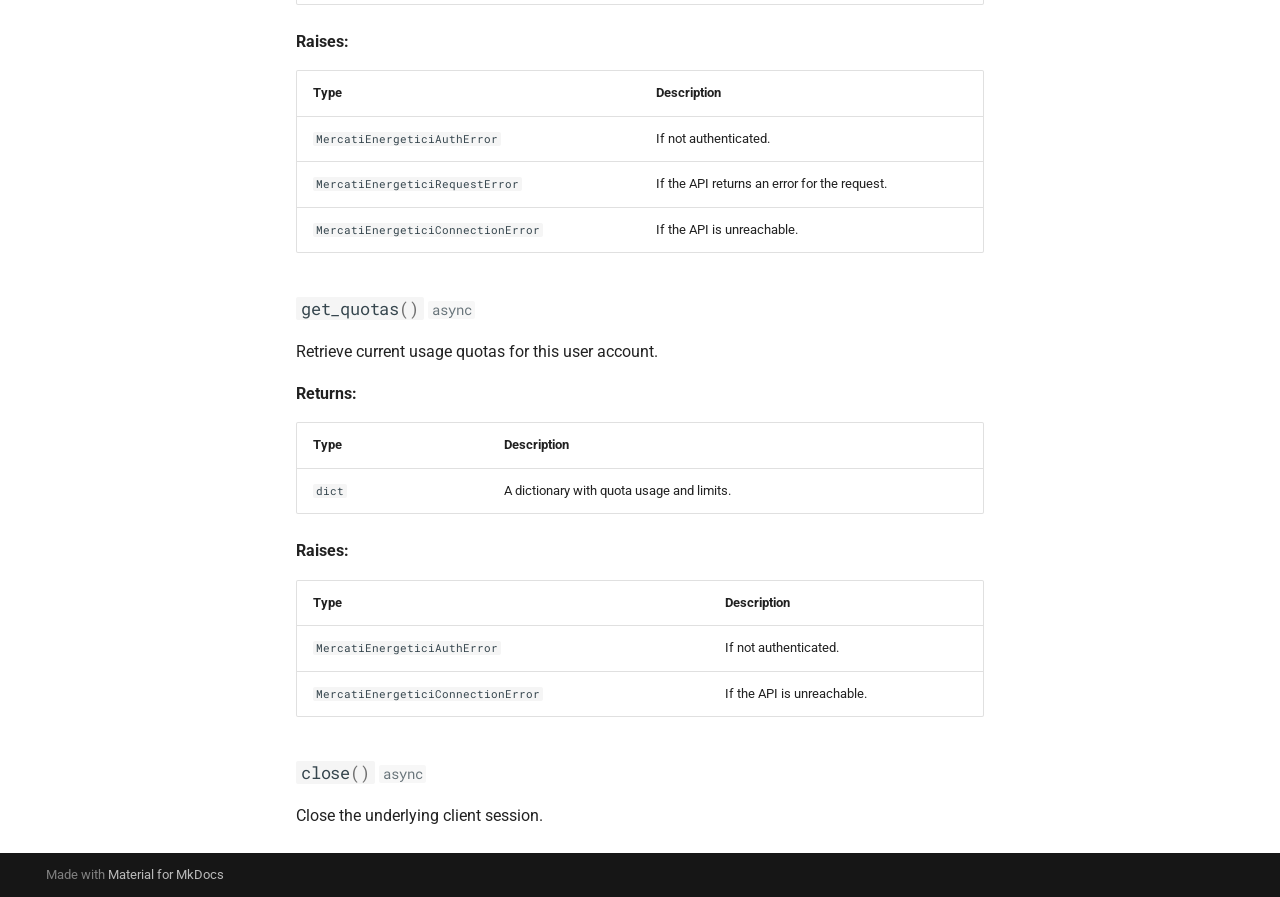
<file: reference/mercati_energetici/index.html>
<!doctype html>
<html lang="en" class="no-js">
  <head>
    
      <meta charset="utf-8">
      <meta name="viewport" content="width=device-width,initial-scale=1">
      
        <meta name="description" content="Documentation for mercati-energetici python package">
      
      
        <meta name="author" content="Davide Marcato, Sam Reghenzi">
      
      
        <link rel="canonical" href="https://sammyrulez.github.io/mercati-energetici/reference/mercati_energetici/">
      
      
        <link rel="prev" href="../../getting_started/">
      
      
        <link rel="next" href="../mgp/">
      
      
        
      
      
      <link rel="icon" href="../../assets/images/favicon.png">
      <meta name="generator" content="mkdocs-1.6.1, mkdocs-material-9.7.6">
    
    
      
        <title>AuthenticatedMercatiEnergetici - mercati-energetici</title>
      
    
    
      <link rel="stylesheet" href="../../assets/stylesheets/main.484c7ddc.min.css">
      
        
        <link rel="stylesheet" href="../../assets/stylesheets/palette.ab4e12ef.min.css">
      
      


    
    
      
    
    
      
        
        
        <link rel="preconnect" href="https://fonts.gstatic.com" crossorigin>
        <link rel="stylesheet" href="https://fonts.googleapis.com/css?family=Roboto:300,300i,400,400i,700,700i%7CRoboto+Mono:400,400i,700,700i&display=fallback">
        <style>:root{--md-text-font:"Roboto";--md-code-font:"Roboto Mono"}</style>
      
    
    
      <link rel="stylesheet" href="../../assets/_mkdocstrings.css">
    
      <link rel="stylesheet" href="../../stylesheets/extra.css">
    
    <script>__md_scope=new URL("../..",location),__md_hash=e=>[...e].reduce(((e,_)=>(e<<5)-e+_.charCodeAt(0)),0),__md_get=(e,_=localStorage,t=__md_scope)=>JSON.parse(_.getItem(t.pathname+"."+e)),__md_set=(e,_,t=localStorage,a=__md_scope)=>{try{t.setItem(a.pathname+"."+e,JSON.stringify(_))}catch(e){}}</script>
    
      

    
    
  </head>
  
  
    
    
    
    
    
    <body dir="ltr" data-md-color-scheme="default" data-md-color-primary="custom" data-md-color-accent="indigo">
  
    
    <input class="md-toggle" data-md-toggle="drawer" type="checkbox" id="__drawer" autocomplete="off">
    <input class="md-toggle" data-md-toggle="search" type="checkbox" id="__search" autocomplete="off">
    <label class="md-overlay" for="__drawer"></label>
    <div data-md-component="skip">
      
        
        <a href="#mercati_energetici.authenticated_markets.AuthenticatedMercatiEnergetici" class="md-skip">
          Skip to content
        </a>
      
    </div>
    <div data-md-component="announce">
      
    </div>
    
    
      

  

<header class="md-header md-header--shadow" data-md-component="header">
  <nav class="md-header__inner md-grid" aria-label="Header">
    <a href="../.." title="mercati-energetici" class="md-header__button md-logo" aria-label="mercati-energetici" data-md-component="logo">
      
  <img src="../../logo.svg" alt="logo">

    </a>
    <label class="md-header__button md-icon" for="__drawer">
      
      <svg xmlns="http://www.w3.org/2000/svg" viewBox="0 0 24 24"><path d="M3 6h18v2H3zm0 5h18v2H3zm0 5h18v2H3z"/></svg>
    </label>
    <div class="md-header__title" data-md-component="header-title">
      <div class="md-header__ellipsis">
        <div class="md-header__topic">
          <span class="md-ellipsis">
            mercati-energetici
          </span>
        </div>
        <div class="md-header__topic" data-md-component="header-topic">
          <span class="md-ellipsis">
            
              AuthenticatedMercatiEnergetici
            
          </span>
        </div>
      </div>
    </div>
    
      
    
    
    
    
      
      
        <label class="md-header__button md-icon" for="__search">
          
          <svg xmlns="http://www.w3.org/2000/svg" viewBox="0 0 24 24"><path d="M9.5 3A6.5 6.5 0 0 1 16 9.5c0 1.61-.59 3.09-1.56 4.23l.27.27h.79l5 5-1.5 1.5-5-5v-.79l-.27-.27A6.52 6.52 0 0 1 9.5 16 6.5 6.5 0 0 1 3 9.5 6.5 6.5 0 0 1 9.5 3m0 2C7 5 5 7 5 9.5S7 14 9.5 14 14 12 14 9.5 12 5 9.5 5"/></svg>
        </label>
        <div class="md-search" data-md-component="search" role="dialog">
  <label class="md-search__overlay" for="__search"></label>
  <div class="md-search__inner" role="search">
    <form class="md-search__form" name="search">
      <input type="text" class="md-search__input" name="query" aria-label="Search" placeholder="Search" autocapitalize="off" autocorrect="off" autocomplete="off" spellcheck="false" data-md-component="search-query" required>
      <label class="md-search__icon md-icon" for="__search">
        
        <svg xmlns="http://www.w3.org/2000/svg" viewBox="0 0 24 24"><path d="M9.5 3A6.5 6.5 0 0 1 16 9.5c0 1.61-.59 3.09-1.56 4.23l.27.27h.79l5 5-1.5 1.5-5-5v-.79l-.27-.27A6.52 6.52 0 0 1 9.5 16 6.5 6.5 0 0 1 3 9.5 6.5 6.5 0 0 1 9.5 3m0 2C7 5 5 7 5 9.5S7 14 9.5 14 14 12 14 9.5 12 5 9.5 5"/></svg>
        
        <svg xmlns="http://www.w3.org/2000/svg" viewBox="0 0 24 24"><path d="M20 11v2H8l5.5 5.5-1.42 1.42L4.16 12l7.92-7.92L13.5 5.5 8 11z"/></svg>
      </label>
      <nav class="md-search__options" aria-label="Search">
        
        <button type="reset" class="md-search__icon md-icon" title="Clear" aria-label="Clear" tabindex="-1">
          
          <svg xmlns="http://www.w3.org/2000/svg" viewBox="0 0 24 24"><path d="M19 6.41 17.59 5 12 10.59 6.41 5 5 6.41 10.59 12 5 17.59 6.41 19 12 13.41 17.59 19 19 17.59 13.41 12z"/></svg>
        </button>
      </nav>
      
    </form>
    <div class="md-search__output">
      <div class="md-search__scrollwrap" tabindex="0" data-md-scrollfix>
        <div class="md-search-result" data-md-component="search-result">
          <div class="md-search-result__meta">
            Initializing search
          </div>
          <ol class="md-search-result__list" role="presentation"></ol>
        </div>
      </div>
    </div>
  </div>
</div>
      
    
    
      <div class="md-header__source">
        <a href="https://github.com/sammyrulez/mercati-energetici" title="Go to repository" class="md-source" data-md-component="source">
  <div class="md-source__icon md-icon">
    
    <svg xmlns="http://www.w3.org/2000/svg" viewBox="0 0 448 512"><!--! Font Awesome Free 7.1.0 by @fontawesome - https://fontawesome.com License - https://fontawesome.com/license/free (Icons: CC BY 4.0, Fonts: SIL OFL 1.1, Code: MIT License) Copyright 2025 Fonticons, Inc.--><path d="M439.6 236.1 244 40.5c-5.4-5.5-12.8-8.5-20.4-8.5s-15 3-20.4 8.4L162.5 81l51.5 51.5c27.1-9.1 52.7 16.8 43.4 43.7l49.7 49.7c34.2-11.8 61.2 31 35.5 56.7-26.5 26.5-70.2-2.9-56-37.3L240.3 199v121.9c25.3 12.5 22.3 41.8 9.1 55-6.4 6.4-15.2 10.1-24.3 10.1s-17.8-3.6-24.3-10.1c-17.6-17.6-11.1-46.9 11.2-56v-123c-20.8-8.5-24.6-30.7-18.6-45L142.6 101 8.5 235.1C3 240.6 0 247.9 0 255.5s3 15 8.5 20.4l195.6 195.7c5.4 5.4 12.7 8.4 20.4 8.4s15-3 20.4-8.4l194.7-194.7c5.4-5.4 8.4-12.8 8.4-20.4s-3-15-8.4-20.4"/></svg>
  </div>
  <div class="md-source__repository">
    sammyrulez/mercati-energetici
  </div>
</a>
      </div>
    
  </nav>
  
</header>
    
    <div class="md-container" data-md-component="container">
      
      
        
          
        
      
      <main class="md-main" data-md-component="main">
        <div class="md-main__inner md-grid">
          
            
              
              <div class="md-sidebar md-sidebar--primary" data-md-component="sidebar" data-md-type="navigation" >
                <div class="md-sidebar__scrollwrap">
                  <div class="md-sidebar__inner">
                    



<nav class="md-nav md-nav--primary" aria-label="Navigation" data-md-level="0">
  <label class="md-nav__title" for="__drawer">
    <a href="../.." title="mercati-energetici" class="md-nav__button md-logo" aria-label="mercati-energetici" data-md-component="logo">
      
  <img src="../../logo.svg" alt="logo">

    </a>
    mercati-energetici
  </label>
  
    <div class="md-nav__source">
      <a href="https://github.com/sammyrulez/mercati-energetici" title="Go to repository" class="md-source" data-md-component="source">
  <div class="md-source__icon md-icon">
    
    <svg xmlns="http://www.w3.org/2000/svg" viewBox="0 0 448 512"><!--! Font Awesome Free 7.1.0 by @fontawesome - https://fontawesome.com License - https://fontawesome.com/license/free (Icons: CC BY 4.0, Fonts: SIL OFL 1.1, Code: MIT License) Copyright 2025 Fonticons, Inc.--><path d="M439.6 236.1 244 40.5c-5.4-5.5-12.8-8.5-20.4-8.5s-15 3-20.4 8.4L162.5 81l51.5 51.5c27.1-9.1 52.7 16.8 43.4 43.7l49.7 49.7c34.2-11.8 61.2 31 35.5 56.7-26.5 26.5-70.2-2.9-56-37.3L240.3 199v121.9c25.3 12.5 22.3 41.8 9.1 55-6.4 6.4-15.2 10.1-24.3 10.1s-17.8-3.6-24.3-10.1c-17.6-17.6-11.1-46.9 11.2-56v-123c-20.8-8.5-24.6-30.7-18.6-45L142.6 101 8.5 235.1C3 240.6 0 247.9 0 255.5s3 15 8.5 20.4l195.6 195.7c5.4 5.4 12.7 8.4 20.4 8.4s15-3 20.4-8.4l194.7-194.7c5.4-5.4 8.4-12.8 8.4-20.4s-3-15-8.4-20.4"/></svg>
  </div>
  <div class="md-source__repository">
    sammyrulez/mercati-energetici
  </div>
</a>
    </div>
  
  <ul class="md-nav__list" data-md-scrollfix>
    
      
      
  
  
  
  
    <li class="md-nav__item">
      <a href="../.." class="md-nav__link">
        
  
  
  <span class="md-ellipsis">
    
  
    Home
  

    
  </span>
  
  

      </a>
    </li>
  

    
      
      
  
  
  
  
    <li class="md-nav__item">
      <a href="../../installation/" class="md-nav__link">
        
  
  
  <span class="md-ellipsis">
    
  
    Installation
  

    
  </span>
  
  

      </a>
    </li>
  

    
      
      
  
  
  
  
    <li class="md-nav__item">
      <a href="../../getting_started/" class="md-nav__link">
        
  
  
  <span class="md-ellipsis">
    
  
    Getting Started
  

    
  </span>
  
  

      </a>
    </li>
  

    
      
      
  
  
    
  
  
  
    
    
    
    
    
    <li class="md-nav__item md-nav__item--active md-nav__item--nested">
      
        
        
        <input class="md-nav__toggle md-toggle " type="checkbox" id="__nav_4" checked>
        
          
          <label class="md-nav__link" for="__nav_4" id="__nav_4_label" tabindex="0">
            
  
  
  <span class="md-ellipsis">
    
  
    API Reference
  

    
  </span>
  
  

            <span class="md-nav__icon md-icon"></span>
          </label>
        
        <nav class="md-nav" data-md-level="1" aria-labelledby="__nav_4_label" aria-expanded="true">
          <label class="md-nav__title" for="__nav_4">
            <span class="md-nav__icon md-icon"></span>
            
  
    API Reference
  

          </label>
          <ul class="md-nav__list" data-md-scrollfix>
            
              
                
  
  
    
  
  
  
    <li class="md-nav__item md-nav__item--active">
      
      <input class="md-nav__toggle md-toggle" type="checkbox" id="__toc">
      
      
      
        <label class="md-nav__link md-nav__link--active" for="__toc">
          
  
  
  <span class="md-ellipsis">
    
  
    AuthenticatedMercatiEnergetici
  

    
  </span>
  
  

          <span class="md-nav__icon md-icon"></span>
        </label>
      
      <a href="./" class="md-nav__link md-nav__link--active">
        
  
  
  <span class="md-ellipsis">
    
  
    AuthenticatedMercatiEnergetici
  

    
  </span>
  
  

      </a>
      
        

<nav class="md-nav md-nav--secondary" aria-label="Table of contents">
  
  
  
  
    <label class="md-nav__title" for="__toc">
      <span class="md-nav__icon md-icon"></span>
      Table of contents
    </label>
    <ul class="md-nav__list" data-md-component="toc" data-md-scrollfix>
      
        <li class="md-nav__item">
  <a href="#mercati_energetici.authenticated_markets.AuthenticatedMercatiEnergetici" class="md-nav__link">
    <span class="md-ellipsis">
      
        AuthenticatedMercatiEnergetici
      
    </span>
  </a>
  
    <nav class="md-nav" aria-label="AuthenticatedMercatiEnergetici">
      <ul class="md-nav__list">
        
          <li class="md-nav__item">
  <a href="#mercati_energetici.authenticated_markets.AuthenticatedMercatiEnergetici.authenticate" class="md-nav__link">
    <span class="md-ellipsis">
      
        authenticate
      
    </span>
  </a>
  
</li>
        
          <li class="md-nav__item">
  <a href="#mercati_energetici.authenticated_markets.AuthenticatedMercatiEnergetici.request_data" class="md-nav__link">
    <span class="md-ellipsis">
      
        request_data
      
    </span>
  </a>
  
</li>
        
          <li class="md-nav__item">
  <a href="#mercati_energetici.authenticated_markets.AuthenticatedMercatiEnergetici.get_quotas" class="md-nav__link">
    <span class="md-ellipsis">
      
        get_quotas
      
    </span>
  </a>
  
</li>
        
          <li class="md-nav__item">
  <a href="#mercati_energetici.authenticated_markets.AuthenticatedMercatiEnergetici.close" class="md-nav__link">
    <span class="md-ellipsis">
      
        close
      
    </span>
  </a>
  
</li>
        
      </ul>
    </nav>
  
</li>
      
    </ul>
  
</nav>
      
    </li>
  

              
            
              
                
  
  
  
  
    <li class="md-nav__item">
      <a href="../mgp/" class="md-nav__link">
        
  
  
  <span class="md-ellipsis">
    
  
    MGP
  

    
  </span>
  
  

      </a>
    </li>
  

              
            
              
                
  
  
  
  
    <li class="md-nav__item">
      <a href="../mercati_elettrici/" class="md-nav__link">
        
  
  
  <span class="md-ellipsis">
    
  
    MercatiElettrici
  

    
  </span>
  
  

      </a>
    </li>
  

              
            
              
                
  
  
  
  
    <li class="md-nav__item">
      <a href="../mercati_gas/" class="md-nav__link">
        
  
  
  <span class="md-ellipsis">
    
  
    MercatiGas
  

    
  </span>
  
  

      </a>
    </li>
  

              
            
              
                
  
  
  
  
    <li class="md-nav__item">
      <a href="../mercati_ambientali/" class="md-nav__link">
        
  
  
  <span class="md-ellipsis">
    
  
    MercatiAmbientali
  

    
  </span>
  
  

      </a>
    </li>
  

              
            
          </ul>
        </nav>
      
    </li>
  

    
      
      
  
  
  
  
    <li class="md-nav__item">
      <a href="../../LICENSE/" class="md-nav__link">
        
  
  
  <span class="md-ellipsis">
    
  
    License
  

    
  </span>
  
  

      </a>
    </li>
  

    
  </ul>
</nav>
                  </div>
                </div>
              </div>
            
            
              
              <div class="md-sidebar md-sidebar--secondary" data-md-component="sidebar" data-md-type="toc" >
                <div class="md-sidebar__scrollwrap">
                  <div class="md-sidebar__inner">
                    

<nav class="md-nav md-nav--secondary" aria-label="Table of contents">
  
  
  
  
    <label class="md-nav__title" for="__toc">
      <span class="md-nav__icon md-icon"></span>
      Table of contents
    </label>
    <ul class="md-nav__list" data-md-component="toc" data-md-scrollfix>
      
        <li class="md-nav__item">
  <a href="#mercati_energetici.authenticated_markets.AuthenticatedMercatiEnergetici" class="md-nav__link">
    <span class="md-ellipsis">
      
        AuthenticatedMercatiEnergetici
      
    </span>
  </a>
  
    <nav class="md-nav" aria-label="AuthenticatedMercatiEnergetici">
      <ul class="md-nav__list">
        
          <li class="md-nav__item">
  <a href="#mercati_energetici.authenticated_markets.AuthenticatedMercatiEnergetici.authenticate" class="md-nav__link">
    <span class="md-ellipsis">
      
        authenticate
      
    </span>
  </a>
  
</li>
        
          <li class="md-nav__item">
  <a href="#mercati_energetici.authenticated_markets.AuthenticatedMercatiEnergetici.request_data" class="md-nav__link">
    <span class="md-ellipsis">
      
        request_data
      
    </span>
  </a>
  
</li>
        
          <li class="md-nav__item">
  <a href="#mercati_energetici.authenticated_markets.AuthenticatedMercatiEnergetici.get_quotas" class="md-nav__link">
    <span class="md-ellipsis">
      
        get_quotas
      
    </span>
  </a>
  
</li>
        
          <li class="md-nav__item">
  <a href="#mercati_energetici.authenticated_markets.AuthenticatedMercatiEnergetici.close" class="md-nav__link">
    <span class="md-ellipsis">
      
        close
      
    </span>
  </a>
  
</li>
        
      </ul>
    </nav>
  
</li>
      
    </ul>
  
</nav>
                  </div>
                </div>
              </div>
            
          
          
            <div class="md-content" data-md-component="content">
              
              <article class="md-content__inner md-typeset">
                
                  


  
  


  <h1>AuthenticatedMercatiEnergetici</h1>

<div class="doc doc-object doc-class">



<h2 id="mercati_energetici.authenticated_markets.AuthenticatedMercatiEnergetici" class="doc doc-heading">
            <code>mercati_energetici.authenticated_markets.AuthenticatedMercatiEnergetici</code>


  <span class="doc doc-labels">
      <small class="doc doc-label doc-label-dataclass"><code>dataclass</code></small>
  </span>

</h2>


    <div class="doc doc-contents first">



        <p>Client for the GME authenticated API (api.mercatoelettrico.org).</p>
<p>Credentials (username and password) must be obtained by registering
at https://api.mercatoelettrico.org/users/RegistrationForm/RegistrationRequest</p>
<p>Usage::</p>
<div class="highlight"><pre><span></span><code>async with AuthenticatedMercatiEnergetici(&quot;myuser&quot;, &quot;mypassword&quot;) as client:
    data = await client.request_data(
        platform=&quot;PublicMarketResults&quot;,
        segment=&quot;MGP&quot;,
        data_name=&quot;ME_ZonalVolumes&quot;,
        interval_start=&quot;20250501&quot;,
        interval_end=&quot;20250501&quot;,
    )
</code></pre></div>











<div class="doc doc-children">










<div class="doc doc-object doc-function">


<h3 id="mercati_energetici.authenticated_markets.AuthenticatedMercatiEnergetici.authenticate" class="doc doc-heading">
            <code class="highlight language-python"><span class="n">authenticate</span><span class="p">()</span></code>

  <span class="doc doc-labels">
      <small class="doc doc-label doc-label-async"><code>async</code></small>
  </span>

</h3>


    <div class="doc doc-contents ">

        <p>Obtain a JWT token from the /Auth endpoint.</p>


<p><span class="doc-section-title">Raises:</span></p>
    <table>
      <thead>
        <tr>
          <th>Type</th>
          <th>Description</th>
        </tr>
      </thead>
      <tbody>
          <tr class="doc-section-item">
            <td>
                  <code><span title="mercati_energetici.exceptions.MercatiEnergeticiAuthError">MercatiEnergeticiAuthError</span></code>
            </td>
            <td>
              <div class="doc-md-description">
                <p>If credentials are invalid.</p>
              </div>
            </td>
          </tr>
          <tr class="doc-section-item">
            <td>
                  <code><span title="mercati_energetici.exceptions.MercatiEnergeticiConnectionError">MercatiEnergeticiConnectionError</span></code>
            </td>
            <td>
              <div class="doc-md-description">
                <p>If the API is unreachable.</p>
              </div>
            </td>
          </tr>
      </tbody>
    </table>


    </div>

</div>

<div class="doc doc-object doc-function">


<h3 id="mercati_energetici.authenticated_markets.AuthenticatedMercatiEnergetici.request_data" class="doc doc-heading">
            <code class="highlight language-python"><span class="n">request_data</span><span class="p">(</span><span class="n">platform</span><span class="p">,</span> <span class="n">segment</span><span class="p">,</span> <span class="n">data_name</span><span class="p">,</span> <span class="n">interval_start</span><span class="p">,</span> <span class="n">interval_end</span><span class="p">,</span> <span class="n">attributes</span><span class="o">=</span><span class="kc">None</span><span class="p">)</span></code>

  <span class="doc doc-labels">
      <small class="doc doc-label doc-label-async"><code>async</code></small>
  </span>

</h3>


    <div class="doc doc-contents ">

        <p>Request market data from the /RequestData endpoint.</p>


<p><span class="doc-section-title">Parameters:</span></p>
    <table>
      <thead>
        <tr>
          <th>Name</th>
          <th>Type</th>
          <th>Description</th>
          <th>Default</th>
        </tr>
      </thead>
      <tbody>
          <tr class="doc-section-item">
            <td>
                <code>platform</code>
            </td>
            <td>
                  <code><span title="str">str</span></code>
            </td>
            <td>
              <div class="doc-md-description">
                <p>Platform identifier, e.g. <code>"PublicMarketResults"</code>.</p>
              </div>
            </td>
            <td>
                <em>required</em>
            </td>
          </tr>
          <tr class="doc-section-item">
            <td>
                <code>segment</code>
            </td>
            <td>
                  <code><span title="str">str</span></code>
            </td>
            <td>
              <div class="doc-md-description">
                <p>Market segment, e.g. <code>"MGP"</code>.</p>
              </div>
            </td>
            <td>
                <em>required</em>
            </td>
          </tr>
          <tr class="doc-section-item">
            <td>
                <code>data_name</code>
            </td>
            <td>
                  <code><span title="str">str</span></code>
            </td>
            <td>
              <div class="doc-md-description">
                <p>Dataset name, e.g. <code>"ME_ZonalVolumes"</code>.</p>
              </div>
            </td>
            <td>
                <em>required</em>
            </td>
          </tr>
          <tr class="doc-section-item">
            <td>
                <code>interval_start</code>
            </td>
            <td>
                  <code><span title="str">str</span></code>
            </td>
            <td>
              <div class="doc-md-description">
                <p>Start date in <code>YYYYMMDD</code> format.</p>
              </div>
            </td>
            <td>
                <em>required</em>
            </td>
          </tr>
          <tr class="doc-section-item">
            <td>
                <code>interval_end</code>
            </td>
            <td>
                  <code><span title="str">str</span></code>
            </td>
            <td>
              <div class="doc-md-description">
                <p>End date in <code>YYYYMMDD</code> format.</p>
              </div>
            </td>
            <td>
                <em>required</em>
            </td>
          </tr>
          <tr class="doc-section-item">
            <td>
                <code>attributes</code>
            </td>
            <td>
                  <code><span title="dict">dict</span>[<span title="str">str</span>, <span title="typing.Any">Any</span>] | None</code>
            </td>
            <td>
              <div class="doc-md-description">
                <p>Optional additional filter attributes.</p>
              </div>
            </td>
            <td>
                  <code>None</code>
            </td>
          </tr>
      </tbody>
    </table>


    <p><span class="doc-section-title">Returns:</span></p>
    <table>
      <thead>
        <tr>
          <th>Type</th>
          <th>Description</th>
        </tr>
      </thead>
      <tbody>
          <tr class="doc-section-item">
            <td>
                  <code><span title="typing.Any">Any</span></code>
            </td>
            <td>
              <div class="doc-md-description">
                <p>Parsed JSON content from the response zip archive.</p>
              </div>
            </td>
          </tr>
      </tbody>
    </table>


<p><span class="doc-section-title">Raises:</span></p>
    <table>
      <thead>
        <tr>
          <th>Type</th>
          <th>Description</th>
        </tr>
      </thead>
      <tbody>
          <tr class="doc-section-item">
            <td>
                  <code><span title="mercati_energetici.exceptions.MercatiEnergeticiAuthError">MercatiEnergeticiAuthError</span></code>
            </td>
            <td>
              <div class="doc-md-description">
                <p>If not authenticated.</p>
              </div>
            </td>
          </tr>
          <tr class="doc-section-item">
            <td>
                  <code><span title="mercati_energetici.exceptions.MercatiEnergeticiRequestError">MercatiEnergeticiRequestError</span></code>
            </td>
            <td>
              <div class="doc-md-description">
                <p>If the API returns an error for the request.</p>
              </div>
            </td>
          </tr>
          <tr class="doc-section-item">
            <td>
                  <code><span title="mercati_energetici.exceptions.MercatiEnergeticiConnectionError">MercatiEnergeticiConnectionError</span></code>
            </td>
            <td>
              <div class="doc-md-description">
                <p>If the API is unreachable.</p>
              </div>
            </td>
          </tr>
      </tbody>
    </table>


    </div>

</div>

<div class="doc doc-object doc-function">


<h3 id="mercati_energetici.authenticated_markets.AuthenticatedMercatiEnergetici.get_quotas" class="doc doc-heading">
            <code class="highlight language-python"><span class="n">get_quotas</span><span class="p">()</span></code>

  <span class="doc doc-labels">
      <small class="doc doc-label doc-label-async"><code>async</code></small>
  </span>

</h3>


    <div class="doc doc-contents ">

        <p>Retrieve current usage quotas for this user account.</p>


    <p><span class="doc-section-title">Returns:</span></p>
    <table>
      <thead>
        <tr>
          <th>Type</th>
          <th>Description</th>
        </tr>
      </thead>
      <tbody>
          <tr class="doc-section-item">
            <td>
                  <code><span title="dict">dict</span></code>
            </td>
            <td>
              <div class="doc-md-description">
                <p>A dictionary with quota usage and limits.</p>
              </div>
            </td>
          </tr>
      </tbody>
    </table>


<p><span class="doc-section-title">Raises:</span></p>
    <table>
      <thead>
        <tr>
          <th>Type</th>
          <th>Description</th>
        </tr>
      </thead>
      <tbody>
          <tr class="doc-section-item">
            <td>
                  <code><span title="mercati_energetici.exceptions.MercatiEnergeticiAuthError">MercatiEnergeticiAuthError</span></code>
            </td>
            <td>
              <div class="doc-md-description">
                <p>If not authenticated.</p>
              </div>
            </td>
          </tr>
          <tr class="doc-section-item">
            <td>
                  <code><span title="mercati_energetici.exceptions.MercatiEnergeticiConnectionError">MercatiEnergeticiConnectionError</span></code>
            </td>
            <td>
              <div class="doc-md-description">
                <p>If the API is unreachable.</p>
              </div>
            </td>
          </tr>
      </tbody>
    </table>


    </div>

</div>

<div class="doc doc-object doc-function">


<h3 id="mercati_energetici.authenticated_markets.AuthenticatedMercatiEnergetici.close" class="doc doc-heading">
            <code class="highlight language-python"><span class="n">close</span><span class="p">()</span></code>

  <span class="doc doc-labels">
      <small class="doc doc-label doc-label-async"><code>async</code></small>
  </span>

</h3>


    <div class="doc doc-contents ">

        <p>Close the underlying client session.</p>


    </div>

</div>



  </div>

    </div>

</div>












                
              </article>
            </div>
          
          
<script>var target=document.getElementById(location.hash.slice(1));target&&target.name&&(target.checked=target.name.startsWith("__tabbed_"))</script>
        </div>
        
      </main>
      
        <footer class="md-footer">
  
  <div class="md-footer-meta md-typeset">
    <div class="md-footer-meta__inner md-grid">
      <div class="md-copyright">
  
  
    Made with
    <a href="https://squidfunk.github.io/mkdocs-material/" target="_blank" rel="noopener">
      Material for MkDocs
    </a>
  
</div>
      
    </div>
  </div>
</footer>
      
    </div>
    <div class="md-dialog" data-md-component="dialog">
      <div class="md-dialog__inner md-typeset"></div>
    </div>
    
    
    
      
      
      <script id="__config" type="application/json">{"annotate": null, "base": "../..", "features": [], "search": "../../assets/javascripts/workers/search.2c215733.min.js", "tags": null, "translations": {"clipboard.copied": "Copied to clipboard", "clipboard.copy": "Copy to clipboard", "search.result.more.one": "1 more on this page", "search.result.more.other": "# more on this page", "search.result.none": "No matching documents", "search.result.one": "1 matching document", "search.result.other": "# matching documents", "search.result.placeholder": "Type to start searching", "search.result.term.missing": "Missing", "select.version": "Select version"}, "version": null}</script>
    
    
      <script src="../../assets/javascripts/bundle.79ae519e.min.js"></script>
      
    
  </body>
</html>
</file>
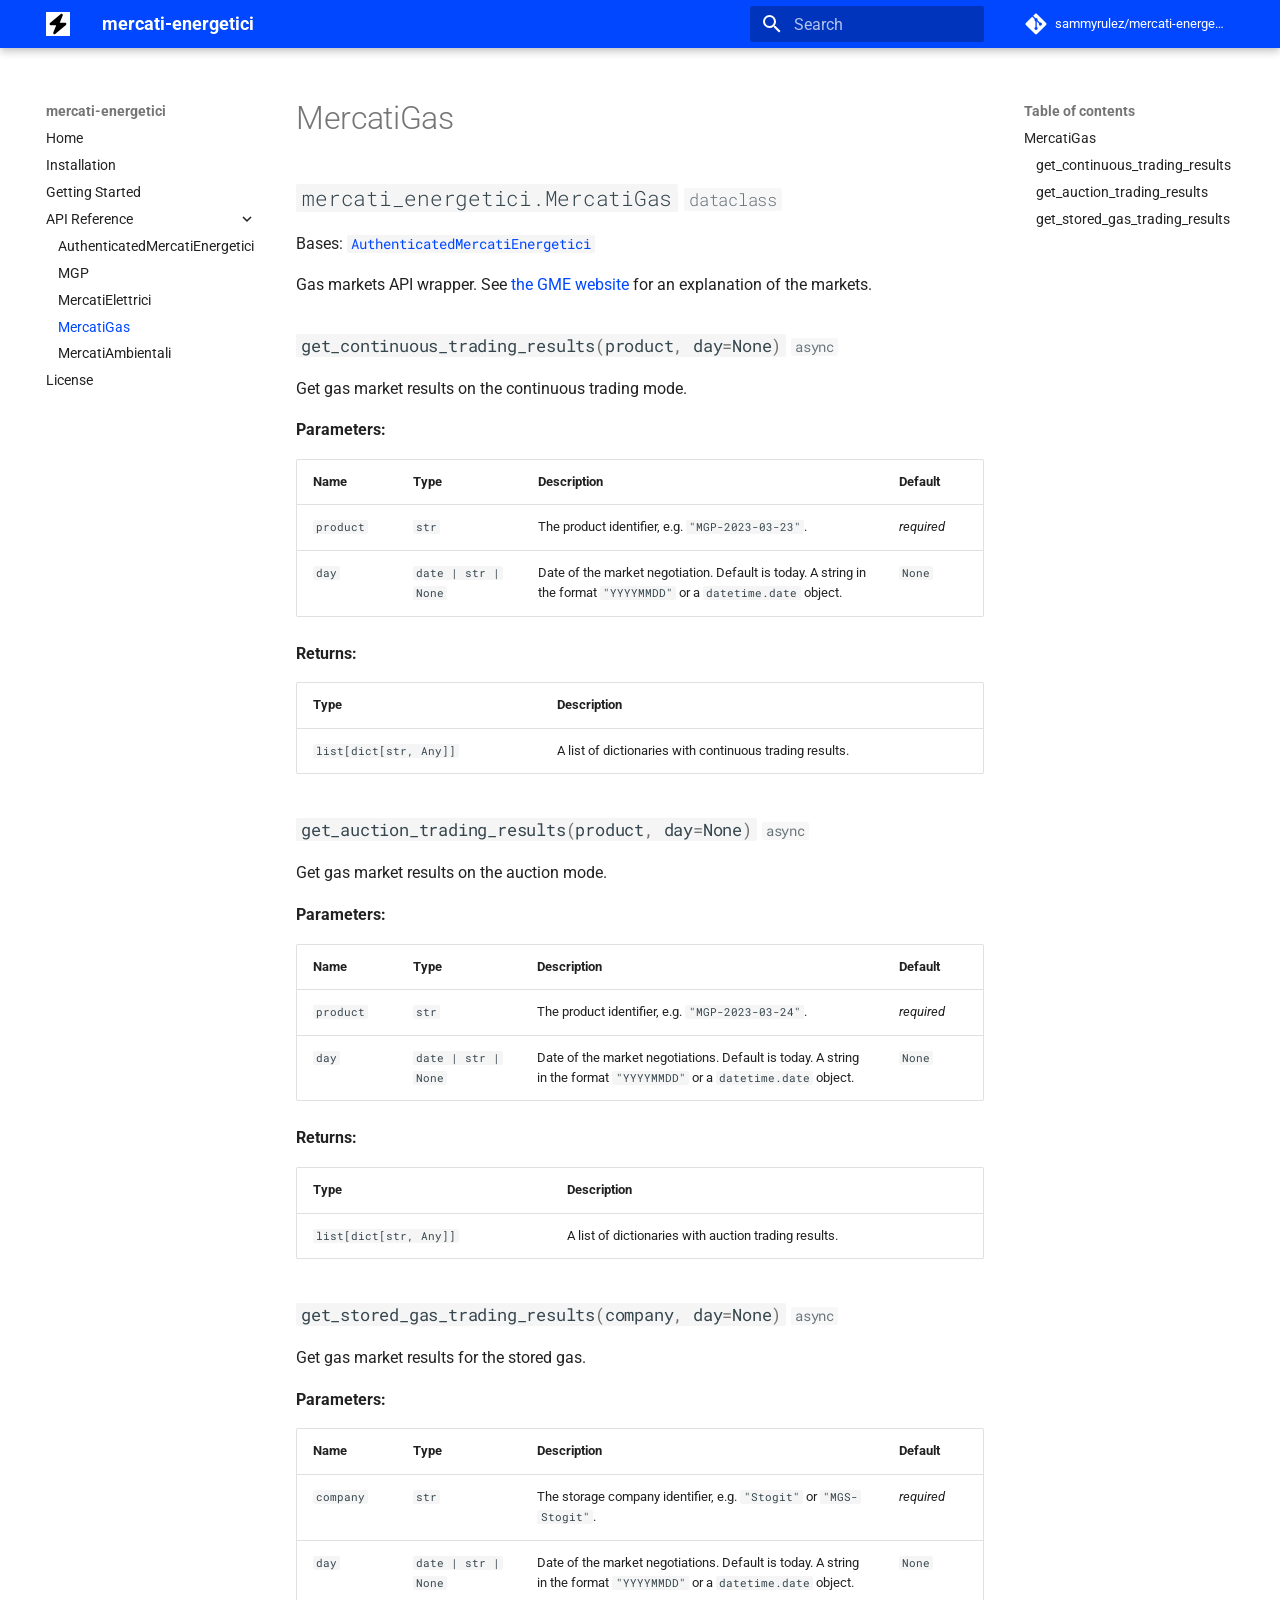
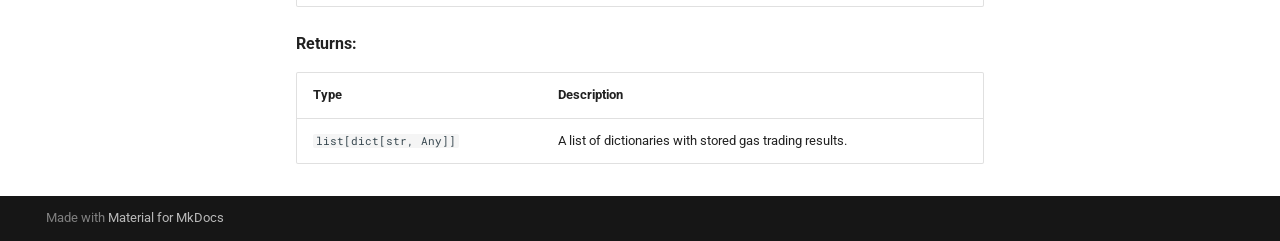
<file: reference/mercati_gas/index.html>
<!doctype html>
<html lang="en" class="no-js">
  <head>
    
      <meta charset="utf-8">
      <meta name="viewport" content="width=device-width,initial-scale=1">
      
        <meta name="description" content="Documentation for mercati-energetici python package">
      
      
        <meta name="author" content="Davide Marcato, Sam Reghenzi">
      
      
        <link rel="canonical" href="https://sammyrulez.github.io/mercati-energetici/reference/mercati_gas/">
      
      
        <link rel="prev" href="../mercati_elettrici/">
      
      
        <link rel="next" href="../mercati_ambientali/">
      
      
        
      
      
      <link rel="icon" href="../../assets/images/favicon.png">
      <meta name="generator" content="mkdocs-1.6.1, mkdocs-material-9.7.6">
    
    
      
        <title>MercatiGas - mercati-energetici</title>
      
    
    
      <link rel="stylesheet" href="../../assets/stylesheets/main.484c7ddc.min.css">
      
        
        <link rel="stylesheet" href="../../assets/stylesheets/palette.ab4e12ef.min.css">
      
      


    
    
      
    
    
      
        
        
        <link rel="preconnect" href="https://fonts.gstatic.com" crossorigin>
        <link rel="stylesheet" href="https://fonts.googleapis.com/css?family=Roboto:300,300i,400,400i,700,700i%7CRoboto+Mono:400,400i,700,700i&display=fallback">
        <style>:root{--md-text-font:"Roboto";--md-code-font:"Roboto Mono"}</style>
      
    
    
      <link rel="stylesheet" href="../../assets/_mkdocstrings.css">
    
      <link rel="stylesheet" href="../../stylesheets/extra.css">
    
    <script>__md_scope=new URL("../..",location),__md_hash=e=>[...e].reduce(((e,_)=>(e<<5)-e+_.charCodeAt(0)),0),__md_get=(e,_=localStorage,t=__md_scope)=>JSON.parse(_.getItem(t.pathname+"."+e)),__md_set=(e,_,t=localStorage,a=__md_scope)=>{try{t.setItem(a.pathname+"."+e,JSON.stringify(_))}catch(e){}}</script>
    
      

    
    
  </head>
  
  
    
    
    
    
    
    <body dir="ltr" data-md-color-scheme="default" data-md-color-primary="custom" data-md-color-accent="indigo">
  
    
    <input class="md-toggle" data-md-toggle="drawer" type="checkbox" id="__drawer" autocomplete="off">
    <input class="md-toggle" data-md-toggle="search" type="checkbox" id="__search" autocomplete="off">
    <label class="md-overlay" for="__drawer"></label>
    <div data-md-component="skip">
      
        
        <a href="#mercati_energetici.MercatiGas" class="md-skip">
          Skip to content
        </a>
      
    </div>
    <div data-md-component="announce">
      
    </div>
    
    
      

  

<header class="md-header md-header--shadow" data-md-component="header">
  <nav class="md-header__inner md-grid" aria-label="Header">
    <a href="../.." title="mercati-energetici" class="md-header__button md-logo" aria-label="mercati-energetici" data-md-component="logo">
      
  <img src="../../logo.svg" alt="logo">

    </a>
    <label class="md-header__button md-icon" for="__drawer">
      
      <svg xmlns="http://www.w3.org/2000/svg" viewBox="0 0 24 24"><path d="M3 6h18v2H3zm0 5h18v2H3zm0 5h18v2H3z"/></svg>
    </label>
    <div class="md-header__title" data-md-component="header-title">
      <div class="md-header__ellipsis">
        <div class="md-header__topic">
          <span class="md-ellipsis">
            mercati-energetici
          </span>
        </div>
        <div class="md-header__topic" data-md-component="header-topic">
          <span class="md-ellipsis">
            
              MercatiGas
            
          </span>
        </div>
      </div>
    </div>
    
      
    
    
    
    
      
      
        <label class="md-header__button md-icon" for="__search">
          
          <svg xmlns="http://www.w3.org/2000/svg" viewBox="0 0 24 24"><path d="M9.5 3A6.5 6.5 0 0 1 16 9.5c0 1.61-.59 3.09-1.56 4.23l.27.27h.79l5 5-1.5 1.5-5-5v-.79l-.27-.27A6.52 6.52 0 0 1 9.5 16 6.5 6.5 0 0 1 3 9.5 6.5 6.5 0 0 1 9.5 3m0 2C7 5 5 7 5 9.5S7 14 9.5 14 14 12 14 9.5 12 5 9.5 5"/></svg>
        </label>
        <div class="md-search" data-md-component="search" role="dialog">
  <label class="md-search__overlay" for="__search"></label>
  <div class="md-search__inner" role="search">
    <form class="md-search__form" name="search">
      <input type="text" class="md-search__input" name="query" aria-label="Search" placeholder="Search" autocapitalize="off" autocorrect="off" autocomplete="off" spellcheck="false" data-md-component="search-query" required>
      <label class="md-search__icon md-icon" for="__search">
        
        <svg xmlns="http://www.w3.org/2000/svg" viewBox="0 0 24 24"><path d="M9.5 3A6.5 6.5 0 0 1 16 9.5c0 1.61-.59 3.09-1.56 4.23l.27.27h.79l5 5-1.5 1.5-5-5v-.79l-.27-.27A6.52 6.52 0 0 1 9.5 16 6.5 6.5 0 0 1 3 9.5 6.5 6.5 0 0 1 9.5 3m0 2C7 5 5 7 5 9.5S7 14 9.5 14 14 12 14 9.5 12 5 9.5 5"/></svg>
        
        <svg xmlns="http://www.w3.org/2000/svg" viewBox="0 0 24 24"><path d="M20 11v2H8l5.5 5.5-1.42 1.42L4.16 12l7.92-7.92L13.5 5.5 8 11z"/></svg>
      </label>
      <nav class="md-search__options" aria-label="Search">
        
        <button type="reset" class="md-search__icon md-icon" title="Clear" aria-label="Clear" tabindex="-1">
          
          <svg xmlns="http://www.w3.org/2000/svg" viewBox="0 0 24 24"><path d="M19 6.41 17.59 5 12 10.59 6.41 5 5 6.41 10.59 12 5 17.59 6.41 19 12 13.41 17.59 19 19 17.59 13.41 12z"/></svg>
        </button>
      </nav>
      
    </form>
    <div class="md-search__output">
      <div class="md-search__scrollwrap" tabindex="0" data-md-scrollfix>
        <div class="md-search-result" data-md-component="search-result">
          <div class="md-search-result__meta">
            Initializing search
          </div>
          <ol class="md-search-result__list" role="presentation"></ol>
        </div>
      </div>
    </div>
  </div>
</div>
      
    
    
      <div class="md-header__source">
        <a href="https://github.com/sammyrulez/mercati-energetici" title="Go to repository" class="md-source" data-md-component="source">
  <div class="md-source__icon md-icon">
    
    <svg xmlns="http://www.w3.org/2000/svg" viewBox="0 0 448 512"><!--! Font Awesome Free 7.1.0 by @fontawesome - https://fontawesome.com License - https://fontawesome.com/license/free (Icons: CC BY 4.0, Fonts: SIL OFL 1.1, Code: MIT License) Copyright 2025 Fonticons, Inc.--><path d="M439.6 236.1 244 40.5c-5.4-5.5-12.8-8.5-20.4-8.5s-15 3-20.4 8.4L162.5 81l51.5 51.5c27.1-9.1 52.7 16.8 43.4 43.7l49.7 49.7c34.2-11.8 61.2 31 35.5 56.7-26.5 26.5-70.2-2.9-56-37.3L240.3 199v121.9c25.3 12.5 22.3 41.8 9.1 55-6.4 6.4-15.2 10.1-24.3 10.1s-17.8-3.6-24.3-10.1c-17.6-17.6-11.1-46.9 11.2-56v-123c-20.8-8.5-24.6-30.7-18.6-45L142.6 101 8.5 235.1C3 240.6 0 247.9 0 255.5s3 15 8.5 20.4l195.6 195.7c5.4 5.4 12.7 8.4 20.4 8.4s15-3 20.4-8.4l194.7-194.7c5.4-5.4 8.4-12.8 8.4-20.4s-3-15-8.4-20.4"/></svg>
  </div>
  <div class="md-source__repository">
    sammyrulez/mercati-energetici
  </div>
</a>
      </div>
    
  </nav>
  
</header>
    
    <div class="md-container" data-md-component="container">
      
      
        
          
        
      
      <main class="md-main" data-md-component="main">
        <div class="md-main__inner md-grid">
          
            
              
              <div class="md-sidebar md-sidebar--primary" data-md-component="sidebar" data-md-type="navigation" >
                <div class="md-sidebar__scrollwrap">
                  <div class="md-sidebar__inner">
                    



<nav class="md-nav md-nav--primary" aria-label="Navigation" data-md-level="0">
  <label class="md-nav__title" for="__drawer">
    <a href="../.." title="mercati-energetici" class="md-nav__button md-logo" aria-label="mercati-energetici" data-md-component="logo">
      
  <img src="../../logo.svg" alt="logo">

    </a>
    mercati-energetici
  </label>
  
    <div class="md-nav__source">
      <a href="https://github.com/sammyrulez/mercati-energetici" title="Go to repository" class="md-source" data-md-component="source">
  <div class="md-source__icon md-icon">
    
    <svg xmlns="http://www.w3.org/2000/svg" viewBox="0 0 448 512"><!--! Font Awesome Free 7.1.0 by @fontawesome - https://fontawesome.com License - https://fontawesome.com/license/free (Icons: CC BY 4.0, Fonts: SIL OFL 1.1, Code: MIT License) Copyright 2025 Fonticons, Inc.--><path d="M439.6 236.1 244 40.5c-5.4-5.5-12.8-8.5-20.4-8.5s-15 3-20.4 8.4L162.5 81l51.5 51.5c27.1-9.1 52.7 16.8 43.4 43.7l49.7 49.7c34.2-11.8 61.2 31 35.5 56.7-26.5 26.5-70.2-2.9-56-37.3L240.3 199v121.9c25.3 12.5 22.3 41.8 9.1 55-6.4 6.4-15.2 10.1-24.3 10.1s-17.8-3.6-24.3-10.1c-17.6-17.6-11.1-46.9 11.2-56v-123c-20.8-8.5-24.6-30.7-18.6-45L142.6 101 8.5 235.1C3 240.6 0 247.9 0 255.5s3 15 8.5 20.4l195.6 195.7c5.4 5.4 12.7 8.4 20.4 8.4s15-3 20.4-8.4l194.7-194.7c5.4-5.4 8.4-12.8 8.4-20.4s-3-15-8.4-20.4"/></svg>
  </div>
  <div class="md-source__repository">
    sammyrulez/mercati-energetici
  </div>
</a>
    </div>
  
  <ul class="md-nav__list" data-md-scrollfix>
    
      
      
  
  
  
  
    <li class="md-nav__item">
      <a href="../.." class="md-nav__link">
        
  
  
  <span class="md-ellipsis">
    
  
    Home
  

    
  </span>
  
  

      </a>
    </li>
  

    
      
      
  
  
  
  
    <li class="md-nav__item">
      <a href="../../installation/" class="md-nav__link">
        
  
  
  <span class="md-ellipsis">
    
  
    Installation
  

    
  </span>
  
  

      </a>
    </li>
  

    
      
      
  
  
  
  
    <li class="md-nav__item">
      <a href="../../getting_started/" class="md-nav__link">
        
  
  
  <span class="md-ellipsis">
    
  
    Getting Started
  

    
  </span>
  
  

      </a>
    </li>
  

    
      
      
  
  
    
  
  
  
    
    
    
    
    
    <li class="md-nav__item md-nav__item--active md-nav__item--nested">
      
        
        
        <input class="md-nav__toggle md-toggle " type="checkbox" id="__nav_4" checked>
        
          
          <label class="md-nav__link" for="__nav_4" id="__nav_4_label" tabindex="0">
            
  
  
  <span class="md-ellipsis">
    
  
    API Reference
  

    
  </span>
  
  

            <span class="md-nav__icon md-icon"></span>
          </label>
        
        <nav class="md-nav" data-md-level="1" aria-labelledby="__nav_4_label" aria-expanded="true">
          <label class="md-nav__title" for="__nav_4">
            <span class="md-nav__icon md-icon"></span>
            
  
    API Reference
  

          </label>
          <ul class="md-nav__list" data-md-scrollfix>
            
              
                
  
  
  
  
    <li class="md-nav__item">
      <a href="../mercati_energetici/" class="md-nav__link">
        
  
  
  <span class="md-ellipsis">
    
  
    AuthenticatedMercatiEnergetici
  

    
  </span>
  
  

      </a>
    </li>
  

              
            
              
                
  
  
  
  
    <li class="md-nav__item">
      <a href="../mgp/" class="md-nav__link">
        
  
  
  <span class="md-ellipsis">
    
  
    MGP
  

    
  </span>
  
  

      </a>
    </li>
  

              
            
              
                
  
  
  
  
    <li class="md-nav__item">
      <a href="../mercati_elettrici/" class="md-nav__link">
        
  
  
  <span class="md-ellipsis">
    
  
    MercatiElettrici
  

    
  </span>
  
  

      </a>
    </li>
  

              
            
              
                
  
  
    
  
  
  
    <li class="md-nav__item md-nav__item--active">
      
      <input class="md-nav__toggle md-toggle" type="checkbox" id="__toc">
      
      
      
        <label class="md-nav__link md-nav__link--active" for="__toc">
          
  
  
  <span class="md-ellipsis">
    
  
    MercatiGas
  

    
  </span>
  
  

          <span class="md-nav__icon md-icon"></span>
        </label>
      
      <a href="./" class="md-nav__link md-nav__link--active">
        
  
  
  <span class="md-ellipsis">
    
  
    MercatiGas
  

    
  </span>
  
  

      </a>
      
        

<nav class="md-nav md-nav--secondary" aria-label="Table of contents">
  
  
  
  
    <label class="md-nav__title" for="__toc">
      <span class="md-nav__icon md-icon"></span>
      Table of contents
    </label>
    <ul class="md-nav__list" data-md-component="toc" data-md-scrollfix>
      
        <li class="md-nav__item">
  <a href="#mercati_energetici.MercatiGas" class="md-nav__link">
    <span class="md-ellipsis">
      
        MercatiGas
      
    </span>
  </a>
  
    <nav class="md-nav" aria-label="MercatiGas">
      <ul class="md-nav__list">
        
          <li class="md-nav__item">
  <a href="#mercati_energetici.MercatiGas.get_continuous_trading_results" class="md-nav__link">
    <span class="md-ellipsis">
      
        get_continuous_trading_results
      
    </span>
  </a>
  
</li>
        
          <li class="md-nav__item">
  <a href="#mercati_energetici.MercatiGas.get_auction_trading_results" class="md-nav__link">
    <span class="md-ellipsis">
      
        get_auction_trading_results
      
    </span>
  </a>
  
</li>
        
          <li class="md-nav__item">
  <a href="#mercati_energetici.MercatiGas.get_stored_gas_trading_results" class="md-nav__link">
    <span class="md-ellipsis">
      
        get_stored_gas_trading_results
      
    </span>
  </a>
  
</li>
        
      </ul>
    </nav>
  
</li>
      
    </ul>
  
</nav>
      
    </li>
  

              
            
              
                
  
  
  
  
    <li class="md-nav__item">
      <a href="../mercati_ambientali/" class="md-nav__link">
        
  
  
  <span class="md-ellipsis">
    
  
    MercatiAmbientali
  

    
  </span>
  
  

      </a>
    </li>
  

              
            
          </ul>
        </nav>
      
    </li>
  

    
      
      
  
  
  
  
    <li class="md-nav__item">
      <a href="../../LICENSE/" class="md-nav__link">
        
  
  
  <span class="md-ellipsis">
    
  
    License
  

    
  </span>
  
  

      </a>
    </li>
  

    
  </ul>
</nav>
                  </div>
                </div>
              </div>
            
            
              
              <div class="md-sidebar md-sidebar--secondary" data-md-component="sidebar" data-md-type="toc" >
                <div class="md-sidebar__scrollwrap">
                  <div class="md-sidebar__inner">
                    

<nav class="md-nav md-nav--secondary" aria-label="Table of contents">
  
  
  
  
    <label class="md-nav__title" for="__toc">
      <span class="md-nav__icon md-icon"></span>
      Table of contents
    </label>
    <ul class="md-nav__list" data-md-component="toc" data-md-scrollfix>
      
        <li class="md-nav__item">
  <a href="#mercati_energetici.MercatiGas" class="md-nav__link">
    <span class="md-ellipsis">
      
        MercatiGas
      
    </span>
  </a>
  
    <nav class="md-nav" aria-label="MercatiGas">
      <ul class="md-nav__list">
        
          <li class="md-nav__item">
  <a href="#mercati_energetici.MercatiGas.get_continuous_trading_results" class="md-nav__link">
    <span class="md-ellipsis">
      
        get_continuous_trading_results
      
    </span>
  </a>
  
</li>
        
          <li class="md-nav__item">
  <a href="#mercati_energetici.MercatiGas.get_auction_trading_results" class="md-nav__link">
    <span class="md-ellipsis">
      
        get_auction_trading_results
      
    </span>
  </a>
  
</li>
        
          <li class="md-nav__item">
  <a href="#mercati_energetici.MercatiGas.get_stored_gas_trading_results" class="md-nav__link">
    <span class="md-ellipsis">
      
        get_stored_gas_trading_results
      
    </span>
  </a>
  
</li>
        
      </ul>
    </nav>
  
</li>
      
    </ul>
  
</nav>
                  </div>
                </div>
              </div>
            
          
          
            <div class="md-content" data-md-component="content">
              
              <article class="md-content__inner md-typeset">
                
                  


  
  


  <h1>MercatiGas</h1>

<div class="doc doc-object doc-class">



<h2 id="mercati_energetici.MercatiGas" class="doc doc-heading">
            <code>mercati_energetici.MercatiGas</code>


  <span class="doc doc-labels">
      <small class="doc doc-label doc-label-dataclass"><code>dataclass</code></small>
  </span>

</h2>


    <div class="doc doc-contents first">
            <p class="doc doc-class-bases">
              Bases: <code><a class="autorefs autorefs-internal" title="mercati_energetici.authenticated_markets.AuthenticatedMercatiEnergetici


  
      dataclass
  " href="../mercati_energetici/#mercati_energetici.authenticated_markets.AuthenticatedMercatiEnergetici">AuthenticatedMercatiEnergetici</a></code></p>



        <p>Gas markets API wrapper.
See <a href="https://www.mercatoelettrico.org/en/Mercati/MGAS/MGas.aspx">the GME website</a>
for an explanation of the markets.</p>











<div class="doc doc-children">










<div class="doc doc-object doc-function">


<h3 id="mercati_energetici.MercatiGas.get_continuous_trading_results" class="doc doc-heading">
            <code class="highlight language-python"><span class="n">get_continuous_trading_results</span><span class="p">(</span><span class="n">product</span><span class="p">,</span> <span class="n">day</span><span class="o">=</span><span class="kc">None</span><span class="p">)</span></code>

  <span class="doc doc-labels">
      <small class="doc doc-label doc-label-async"><code>async</code></small>
  </span>

</h3>


    <div class="doc doc-contents ">

        <p>Get gas market results on the continuous trading mode.</p>


<p><span class="doc-section-title">Parameters:</span></p>
    <table>
      <thead>
        <tr>
          <th>Name</th>
          <th>Type</th>
          <th>Description</th>
          <th>Default</th>
        </tr>
      </thead>
      <tbody>
          <tr class="doc-section-item">
            <td>
                <code>product</code>
            </td>
            <td>
                  <code><span title="str">str</span></code>
            </td>
            <td>
              <div class="doc-md-description">
                <p>The product identifier, e.g. <code>"MGP-2023-03-23"</code>.</p>
              </div>
            </td>
            <td>
                <em>required</em>
            </td>
          </tr>
          <tr class="doc-section-item">
            <td>
                <code>day</code>
            </td>
            <td>
                  <code><span title="datetime.date">date</span> | <span title="str">str</span> | None</code>
            </td>
            <td>
              <div class="doc-md-description">
                <p>Date of the market negotiation. Default is today. A string in
    the format <code>"YYYYMMDD"</code> or a <code>datetime.date</code> object.</p>
              </div>
            </td>
            <td>
                  <code>None</code>
            </td>
          </tr>
      </tbody>
    </table>


    <p><span class="doc-section-title">Returns:</span></p>
    <table>
      <thead>
        <tr>
          <th>Type</th>
          <th>Description</th>
        </tr>
      </thead>
      <tbody>
          <tr class="doc-section-item">
            <td>
                  <code><span title="list">list</span>[<span title="dict">dict</span>[<span title="str">str</span>, <span title="typing.Any">Any</span>]]</code>
            </td>
            <td>
              <div class="doc-md-description">
                <p>A list of dictionaries with continuous trading results.</p>
              </div>
            </td>
          </tr>
      </tbody>
    </table>


    </div>

</div>

<div class="doc doc-object doc-function">


<h3 id="mercati_energetici.MercatiGas.get_auction_trading_results" class="doc doc-heading">
            <code class="highlight language-python"><span class="n">get_auction_trading_results</span><span class="p">(</span><span class="n">product</span><span class="p">,</span> <span class="n">day</span><span class="o">=</span><span class="kc">None</span><span class="p">)</span></code>

  <span class="doc doc-labels">
      <small class="doc doc-label doc-label-async"><code>async</code></small>
  </span>

</h3>


    <div class="doc doc-contents ">

        <p>Get gas market results on the auction mode.</p>


<p><span class="doc-section-title">Parameters:</span></p>
    <table>
      <thead>
        <tr>
          <th>Name</th>
          <th>Type</th>
          <th>Description</th>
          <th>Default</th>
        </tr>
      </thead>
      <tbody>
          <tr class="doc-section-item">
            <td>
                <code>product</code>
            </td>
            <td>
                  <code><span title="str">str</span></code>
            </td>
            <td>
              <div class="doc-md-description">
                <p>The product identifier, e.g. <code>"MGP-2023-03-24"</code>.</p>
              </div>
            </td>
            <td>
                <em>required</em>
            </td>
          </tr>
          <tr class="doc-section-item">
            <td>
                <code>day</code>
            </td>
            <td>
                  <code><span title="datetime.date">date</span> | <span title="str">str</span> | None</code>
            </td>
            <td>
              <div class="doc-md-description">
                <p>Date of the market negotiations. Default is today. A string in
    the format <code>"YYYYMMDD"</code> or a <code>datetime.date</code> object.</p>
              </div>
            </td>
            <td>
                  <code>None</code>
            </td>
          </tr>
      </tbody>
    </table>


    <p><span class="doc-section-title">Returns:</span></p>
    <table>
      <thead>
        <tr>
          <th>Type</th>
          <th>Description</th>
        </tr>
      </thead>
      <tbody>
          <tr class="doc-section-item">
            <td>
                  <code><span title="list">list</span>[<span title="dict">dict</span>[<span title="str">str</span>, <span title="typing.Any">Any</span>]]</code>
            </td>
            <td>
              <div class="doc-md-description">
                <p>A list of dictionaries with auction trading results.</p>
              </div>
            </td>
          </tr>
      </tbody>
    </table>


    </div>

</div>

<div class="doc doc-object doc-function">


<h3 id="mercati_energetici.MercatiGas.get_stored_gas_trading_results" class="doc doc-heading">
            <code class="highlight language-python"><span class="n">get_stored_gas_trading_results</span><span class="p">(</span><span class="n">company</span><span class="p">,</span> <span class="n">day</span><span class="o">=</span><span class="kc">None</span><span class="p">)</span></code>

  <span class="doc doc-labels">
      <small class="doc doc-label doc-label-async"><code>async</code></small>
  </span>

</h3>


    <div class="doc doc-contents ">

        <p>Get gas market results for the stored gas.</p>


<p><span class="doc-section-title">Parameters:</span></p>
    <table>
      <thead>
        <tr>
          <th>Name</th>
          <th>Type</th>
          <th>Description</th>
          <th>Default</th>
        </tr>
      </thead>
      <tbody>
          <tr class="doc-section-item">
            <td>
                <code>company</code>
            </td>
            <td>
                  <code><span title="str">str</span></code>
            </td>
            <td>
              <div class="doc-md-description">
                <p>The storage company identifier, e.g. <code>"Stogit"</code> or <code>"MGS-Stogit"</code>.</p>
              </div>
            </td>
            <td>
                <em>required</em>
            </td>
          </tr>
          <tr class="doc-section-item">
            <td>
                <code>day</code>
            </td>
            <td>
                  <code><span title="datetime.date">date</span> | <span title="str">str</span> | None</code>
            </td>
            <td>
              <div class="doc-md-description">
                <p>Date of the market negotiations. Default is today. A string in
    the format <code>"YYYYMMDD"</code> or a <code>datetime.date</code> object.</p>
              </div>
            </td>
            <td>
                  <code>None</code>
            </td>
          </tr>
      </tbody>
    </table>


    <p><span class="doc-section-title">Returns:</span></p>
    <table>
      <thead>
        <tr>
          <th>Type</th>
          <th>Description</th>
        </tr>
      </thead>
      <tbody>
          <tr class="doc-section-item">
            <td>
                  <code><span title="list">list</span>[<span title="dict">dict</span>[<span title="str">str</span>, <span title="typing.Any">Any</span>]]</code>
            </td>
            <td>
              <div class="doc-md-description">
                <p>A list of dictionaries with stored gas trading results.</p>
              </div>
            </td>
          </tr>
      </tbody>
    </table>


    </div>

</div>



  </div>

    </div>

</div>












                
              </article>
            </div>
          
          
<script>var target=document.getElementById(location.hash.slice(1));target&&target.name&&(target.checked=target.name.startsWith("__tabbed_"))</script>
        </div>
        
      </main>
      
        <footer class="md-footer">
  
  <div class="md-footer-meta md-typeset">
    <div class="md-footer-meta__inner md-grid">
      <div class="md-copyright">
  
  
    Made with
    <a href="https://squidfunk.github.io/mkdocs-material/" target="_blank" rel="noopener">
      Material for MkDocs
    </a>
  
</div>
      
    </div>
  </div>
</footer>
      
    </div>
    <div class="md-dialog" data-md-component="dialog">
      <div class="md-dialog__inner md-typeset"></div>
    </div>
    
    
    
      
      
      <script id="__config" type="application/json">{"annotate": null, "base": "../..", "features": [], "search": "../../assets/javascripts/workers/search.2c215733.min.js", "tags": null, "translations": {"clipboard.copied": "Copied to clipboard", "clipboard.copy": "Copy to clipboard", "search.result.more.one": "1 more on this page", "search.result.more.other": "# more on this page", "search.result.none": "No matching documents", "search.result.one": "1 matching document", "search.result.other": "# matching documents", "search.result.placeholder": "Type to start searching", "search.result.term.missing": "Missing", "select.version": "Select version"}, "version": null}</script>
    
    
      <script src="../../assets/javascripts/bundle.79ae519e.min.js"></script>
      
    
  </body>
</html>
</file>
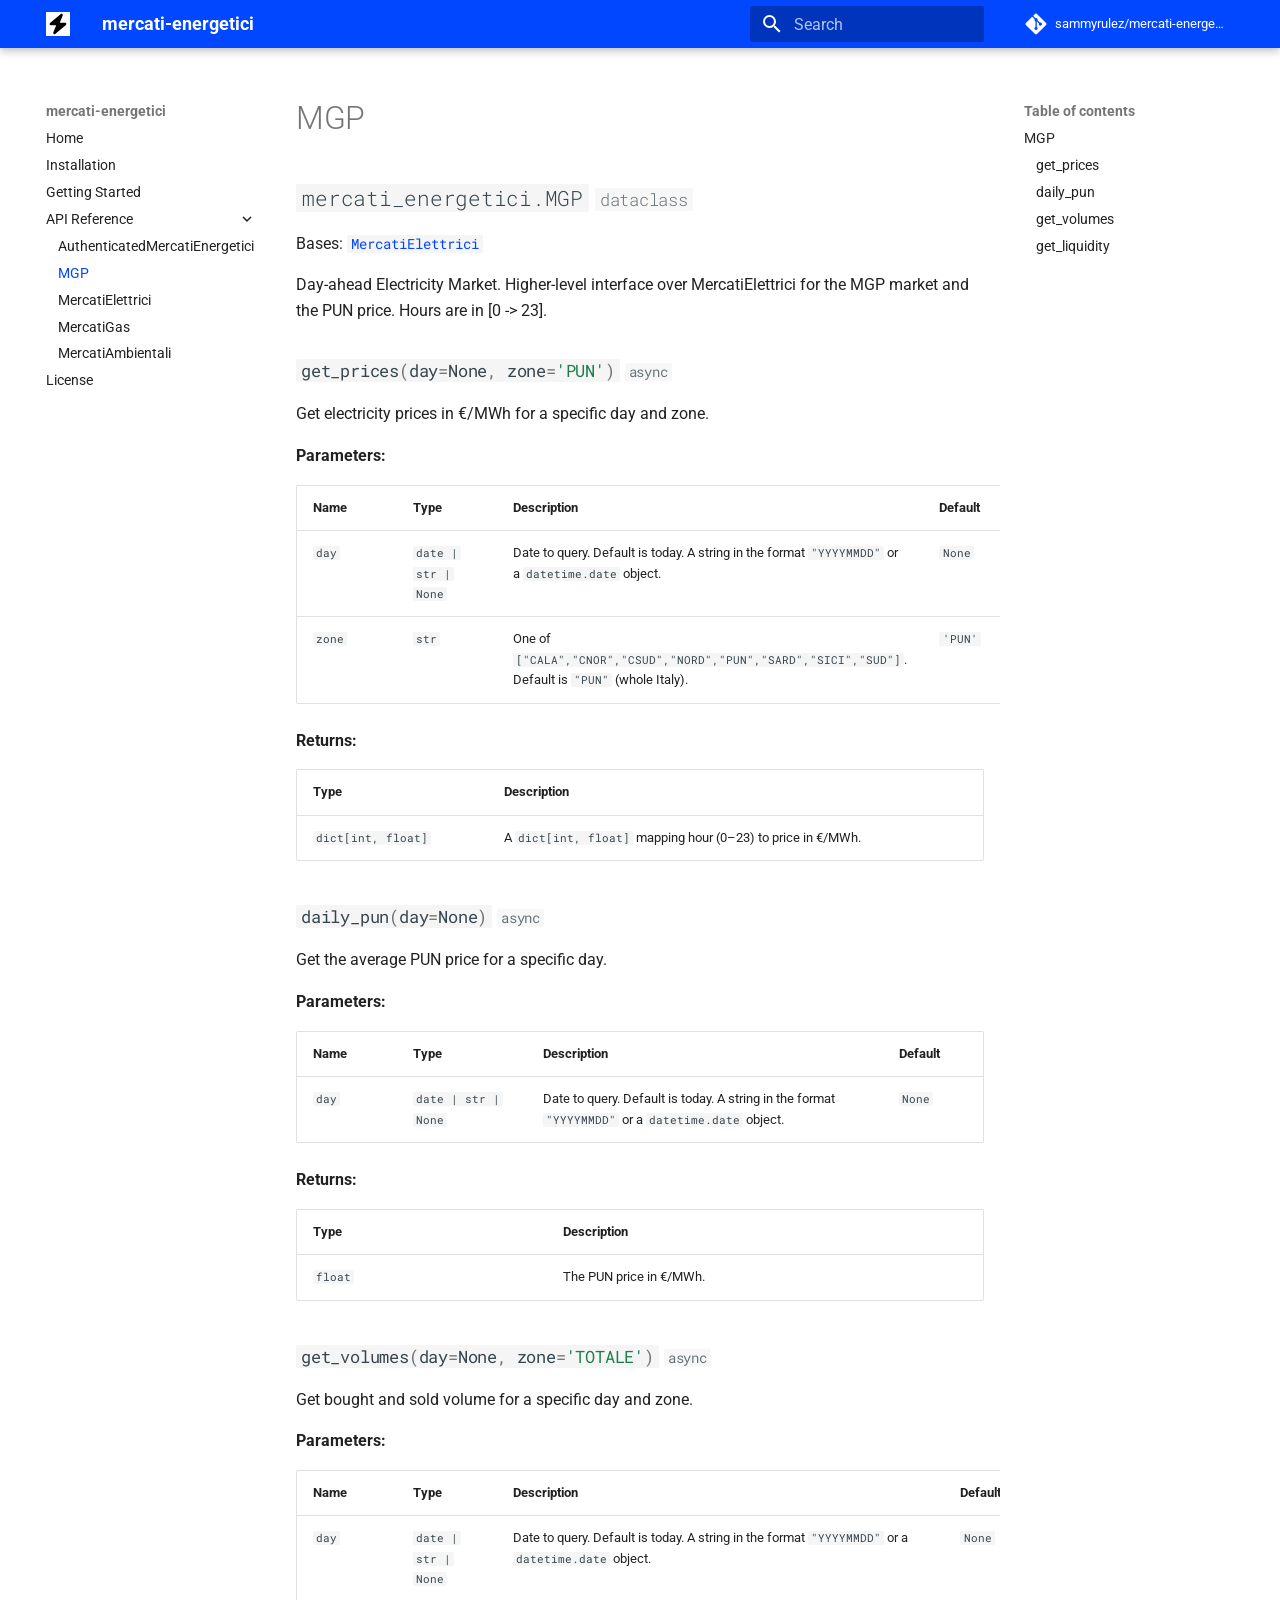
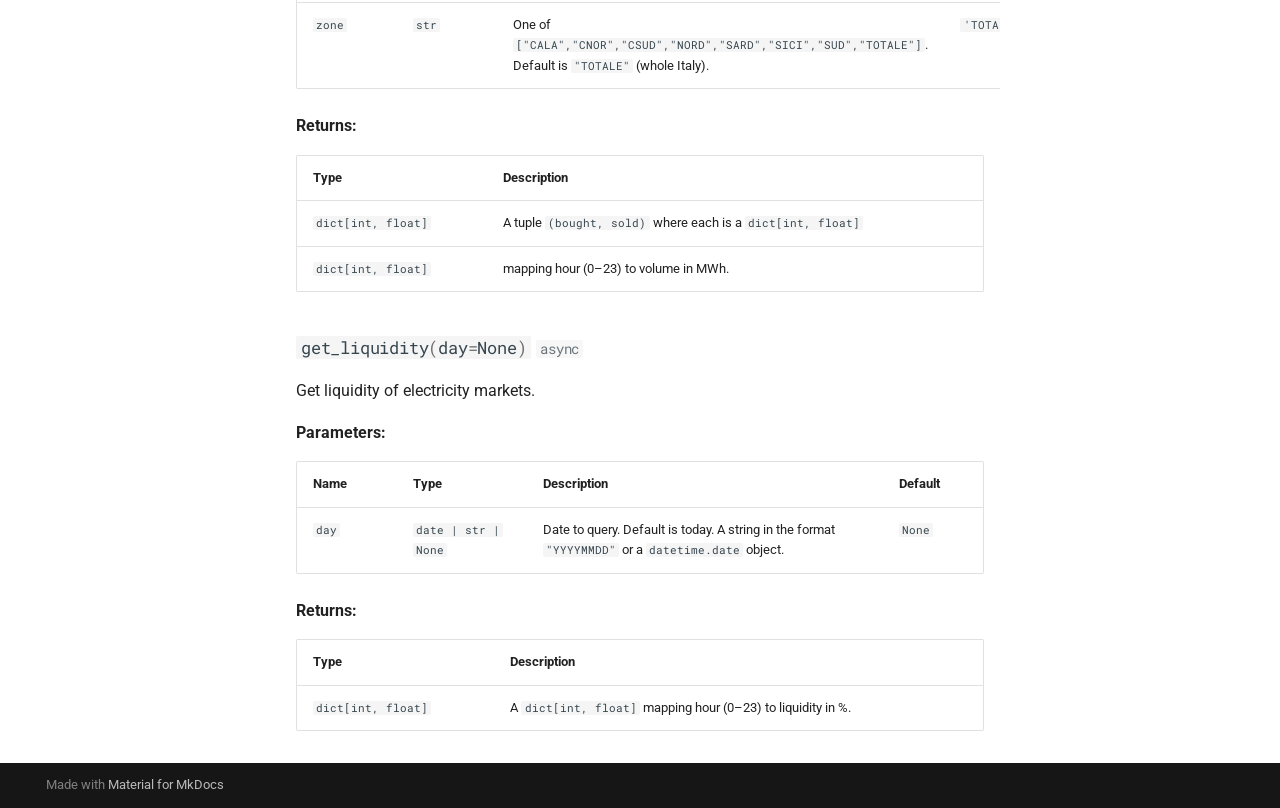
<file: reference/mgp/index.html>
<!doctype html>
<html lang="en" class="no-js">
  <head>
    
      <meta charset="utf-8">
      <meta name="viewport" content="width=device-width,initial-scale=1">
      
        <meta name="description" content="Documentation for mercati-energetici python package">
      
      
        <meta name="author" content="Davide Marcato, Sam Reghenzi">
      
      
        <link rel="canonical" href="https://sammyrulez.github.io/mercati-energetici/reference/mgp/">
      
      
        <link rel="prev" href="../mercati_energetici/">
      
      
        <link rel="next" href="../mercati_elettrici/">
      
      
        
      
      
      <link rel="icon" href="../../assets/images/favicon.png">
      <meta name="generator" content="mkdocs-1.6.1, mkdocs-material-9.7.6">
    
    
      
        <title>MGP - mercati-energetici</title>
      
    
    
      <link rel="stylesheet" href="../../assets/stylesheets/main.484c7ddc.min.css">
      
        
        <link rel="stylesheet" href="../../assets/stylesheets/palette.ab4e12ef.min.css">
      
      


    
    
      
    
    
      
        
        
        <link rel="preconnect" href="https://fonts.gstatic.com" crossorigin>
        <link rel="stylesheet" href="https://fonts.googleapis.com/css?family=Roboto:300,300i,400,400i,700,700i%7CRoboto+Mono:400,400i,700,700i&display=fallback">
        <style>:root{--md-text-font:"Roboto";--md-code-font:"Roboto Mono"}</style>
      
    
    
      <link rel="stylesheet" href="../../assets/_mkdocstrings.css">
    
      <link rel="stylesheet" href="../../stylesheets/extra.css">
    
    <script>__md_scope=new URL("../..",location),__md_hash=e=>[...e].reduce(((e,_)=>(e<<5)-e+_.charCodeAt(0)),0),__md_get=(e,_=localStorage,t=__md_scope)=>JSON.parse(_.getItem(t.pathname+"."+e)),__md_set=(e,_,t=localStorage,a=__md_scope)=>{try{t.setItem(a.pathname+"."+e,JSON.stringify(_))}catch(e){}}</script>
    
      

    
    
  </head>
  
  
    
    
    
    
    
    <body dir="ltr" data-md-color-scheme="default" data-md-color-primary="custom" data-md-color-accent="indigo">
  
    
    <input class="md-toggle" data-md-toggle="drawer" type="checkbox" id="__drawer" autocomplete="off">
    <input class="md-toggle" data-md-toggle="search" type="checkbox" id="__search" autocomplete="off">
    <label class="md-overlay" for="__drawer"></label>
    <div data-md-component="skip">
      
        
        <a href="#mercati_energetici.MGP" class="md-skip">
          Skip to content
        </a>
      
    </div>
    <div data-md-component="announce">
      
    </div>
    
    
      

  

<header class="md-header md-header--shadow" data-md-component="header">
  <nav class="md-header__inner md-grid" aria-label="Header">
    <a href="../.." title="mercati-energetici" class="md-header__button md-logo" aria-label="mercati-energetici" data-md-component="logo">
      
  <img src="../../logo.svg" alt="logo">

    </a>
    <label class="md-header__button md-icon" for="__drawer">
      
      <svg xmlns="http://www.w3.org/2000/svg" viewBox="0 0 24 24"><path d="M3 6h18v2H3zm0 5h18v2H3zm0 5h18v2H3z"/></svg>
    </label>
    <div class="md-header__title" data-md-component="header-title">
      <div class="md-header__ellipsis">
        <div class="md-header__topic">
          <span class="md-ellipsis">
            mercati-energetici
          </span>
        </div>
        <div class="md-header__topic" data-md-component="header-topic">
          <span class="md-ellipsis">
            
              MGP
            
          </span>
        </div>
      </div>
    </div>
    
      
    
    
    
    
      
      
        <label class="md-header__button md-icon" for="__search">
          
          <svg xmlns="http://www.w3.org/2000/svg" viewBox="0 0 24 24"><path d="M9.5 3A6.5 6.5 0 0 1 16 9.5c0 1.61-.59 3.09-1.56 4.23l.27.27h.79l5 5-1.5 1.5-5-5v-.79l-.27-.27A6.52 6.52 0 0 1 9.5 16 6.5 6.5 0 0 1 3 9.5 6.5 6.5 0 0 1 9.5 3m0 2C7 5 5 7 5 9.5S7 14 9.5 14 14 12 14 9.5 12 5 9.5 5"/></svg>
        </label>
        <div class="md-search" data-md-component="search" role="dialog">
  <label class="md-search__overlay" for="__search"></label>
  <div class="md-search__inner" role="search">
    <form class="md-search__form" name="search">
      <input type="text" class="md-search__input" name="query" aria-label="Search" placeholder="Search" autocapitalize="off" autocorrect="off" autocomplete="off" spellcheck="false" data-md-component="search-query" required>
      <label class="md-search__icon md-icon" for="__search">
        
        <svg xmlns="http://www.w3.org/2000/svg" viewBox="0 0 24 24"><path d="M9.5 3A6.5 6.5 0 0 1 16 9.5c0 1.61-.59 3.09-1.56 4.23l.27.27h.79l5 5-1.5 1.5-5-5v-.79l-.27-.27A6.52 6.52 0 0 1 9.5 16 6.5 6.5 0 0 1 3 9.5 6.5 6.5 0 0 1 9.5 3m0 2C7 5 5 7 5 9.5S7 14 9.5 14 14 12 14 9.5 12 5 9.5 5"/></svg>
        
        <svg xmlns="http://www.w3.org/2000/svg" viewBox="0 0 24 24"><path d="M20 11v2H8l5.5 5.5-1.42 1.42L4.16 12l7.92-7.92L13.5 5.5 8 11z"/></svg>
      </label>
      <nav class="md-search__options" aria-label="Search">
        
        <button type="reset" class="md-search__icon md-icon" title="Clear" aria-label="Clear" tabindex="-1">
          
          <svg xmlns="http://www.w3.org/2000/svg" viewBox="0 0 24 24"><path d="M19 6.41 17.59 5 12 10.59 6.41 5 5 6.41 10.59 12 5 17.59 6.41 19 12 13.41 17.59 19 19 17.59 13.41 12z"/></svg>
        </button>
      </nav>
      
    </form>
    <div class="md-search__output">
      <div class="md-search__scrollwrap" tabindex="0" data-md-scrollfix>
        <div class="md-search-result" data-md-component="search-result">
          <div class="md-search-result__meta">
            Initializing search
          </div>
          <ol class="md-search-result__list" role="presentation"></ol>
        </div>
      </div>
    </div>
  </div>
</div>
      
    
    
      <div class="md-header__source">
        <a href="https://github.com/sammyrulez/mercati-energetici" title="Go to repository" class="md-source" data-md-component="source">
  <div class="md-source__icon md-icon">
    
    <svg xmlns="http://www.w3.org/2000/svg" viewBox="0 0 448 512"><!--! Font Awesome Free 7.1.0 by @fontawesome - https://fontawesome.com License - https://fontawesome.com/license/free (Icons: CC BY 4.0, Fonts: SIL OFL 1.1, Code: MIT License) Copyright 2025 Fonticons, Inc.--><path d="M439.6 236.1 244 40.5c-5.4-5.5-12.8-8.5-20.4-8.5s-15 3-20.4 8.4L162.5 81l51.5 51.5c27.1-9.1 52.7 16.8 43.4 43.7l49.7 49.7c34.2-11.8 61.2 31 35.5 56.7-26.5 26.5-70.2-2.9-56-37.3L240.3 199v121.9c25.3 12.5 22.3 41.8 9.1 55-6.4 6.4-15.2 10.1-24.3 10.1s-17.8-3.6-24.3-10.1c-17.6-17.6-11.1-46.9 11.2-56v-123c-20.8-8.5-24.6-30.7-18.6-45L142.6 101 8.5 235.1C3 240.6 0 247.9 0 255.5s3 15 8.5 20.4l195.6 195.7c5.4 5.4 12.7 8.4 20.4 8.4s15-3 20.4-8.4l194.7-194.7c5.4-5.4 8.4-12.8 8.4-20.4s-3-15-8.4-20.4"/></svg>
  </div>
  <div class="md-source__repository">
    sammyrulez/mercati-energetici
  </div>
</a>
      </div>
    
  </nav>
  
</header>
    
    <div class="md-container" data-md-component="container">
      
      
        
          
        
      
      <main class="md-main" data-md-component="main">
        <div class="md-main__inner md-grid">
          
            
              
              <div class="md-sidebar md-sidebar--primary" data-md-component="sidebar" data-md-type="navigation" >
                <div class="md-sidebar__scrollwrap">
                  <div class="md-sidebar__inner">
                    



<nav class="md-nav md-nav--primary" aria-label="Navigation" data-md-level="0">
  <label class="md-nav__title" for="__drawer">
    <a href="../.." title="mercati-energetici" class="md-nav__button md-logo" aria-label="mercati-energetici" data-md-component="logo">
      
  <img src="../../logo.svg" alt="logo">

    </a>
    mercati-energetici
  </label>
  
    <div class="md-nav__source">
      <a href="https://github.com/sammyrulez/mercati-energetici" title="Go to repository" class="md-source" data-md-component="source">
  <div class="md-source__icon md-icon">
    
    <svg xmlns="http://www.w3.org/2000/svg" viewBox="0 0 448 512"><!--! Font Awesome Free 7.1.0 by @fontawesome - https://fontawesome.com License - https://fontawesome.com/license/free (Icons: CC BY 4.0, Fonts: SIL OFL 1.1, Code: MIT License) Copyright 2025 Fonticons, Inc.--><path d="M439.6 236.1 244 40.5c-5.4-5.5-12.8-8.5-20.4-8.5s-15 3-20.4 8.4L162.5 81l51.5 51.5c27.1-9.1 52.7 16.8 43.4 43.7l49.7 49.7c34.2-11.8 61.2 31 35.5 56.7-26.5 26.5-70.2-2.9-56-37.3L240.3 199v121.9c25.3 12.5 22.3 41.8 9.1 55-6.4 6.4-15.2 10.1-24.3 10.1s-17.8-3.6-24.3-10.1c-17.6-17.6-11.1-46.9 11.2-56v-123c-20.8-8.5-24.6-30.7-18.6-45L142.6 101 8.5 235.1C3 240.6 0 247.9 0 255.5s3 15 8.5 20.4l195.6 195.7c5.4 5.4 12.7 8.4 20.4 8.4s15-3 20.4-8.4l194.7-194.7c5.4-5.4 8.4-12.8 8.4-20.4s-3-15-8.4-20.4"/></svg>
  </div>
  <div class="md-source__repository">
    sammyrulez/mercati-energetici
  </div>
</a>
    </div>
  
  <ul class="md-nav__list" data-md-scrollfix>
    
      
      
  
  
  
  
    <li class="md-nav__item">
      <a href="../.." class="md-nav__link">
        
  
  
  <span class="md-ellipsis">
    
  
    Home
  

    
  </span>
  
  

      </a>
    </li>
  

    
      
      
  
  
  
  
    <li class="md-nav__item">
      <a href="../../installation/" class="md-nav__link">
        
  
  
  <span class="md-ellipsis">
    
  
    Installation
  

    
  </span>
  
  

      </a>
    </li>
  

    
      
      
  
  
  
  
    <li class="md-nav__item">
      <a href="../../getting_started/" class="md-nav__link">
        
  
  
  <span class="md-ellipsis">
    
  
    Getting Started
  

    
  </span>
  
  

      </a>
    </li>
  

    
      
      
  
  
    
  
  
  
    
    
    
    
    
    <li class="md-nav__item md-nav__item--active md-nav__item--nested">
      
        
        
        <input class="md-nav__toggle md-toggle " type="checkbox" id="__nav_4" checked>
        
          
          <label class="md-nav__link" for="__nav_4" id="__nav_4_label" tabindex="0">
            
  
  
  <span class="md-ellipsis">
    
  
    API Reference
  

    
  </span>
  
  

            <span class="md-nav__icon md-icon"></span>
          </label>
        
        <nav class="md-nav" data-md-level="1" aria-labelledby="__nav_4_label" aria-expanded="true">
          <label class="md-nav__title" for="__nav_4">
            <span class="md-nav__icon md-icon"></span>
            
  
    API Reference
  

          </label>
          <ul class="md-nav__list" data-md-scrollfix>
            
              
                
  
  
  
  
    <li class="md-nav__item">
      <a href="../mercati_energetici/" class="md-nav__link">
        
  
  
  <span class="md-ellipsis">
    
  
    AuthenticatedMercatiEnergetici
  

    
  </span>
  
  

      </a>
    </li>
  

              
            
              
                
  
  
    
  
  
  
    <li class="md-nav__item md-nav__item--active">
      
      <input class="md-nav__toggle md-toggle" type="checkbox" id="__toc">
      
      
      
        <label class="md-nav__link md-nav__link--active" for="__toc">
          
  
  
  <span class="md-ellipsis">
    
  
    MGP
  

    
  </span>
  
  

          <span class="md-nav__icon md-icon"></span>
        </label>
      
      <a href="./" class="md-nav__link md-nav__link--active">
        
  
  
  <span class="md-ellipsis">
    
  
    MGP
  

    
  </span>
  
  

      </a>
      
        

<nav class="md-nav md-nav--secondary" aria-label="Table of contents">
  
  
  
  
    <label class="md-nav__title" for="__toc">
      <span class="md-nav__icon md-icon"></span>
      Table of contents
    </label>
    <ul class="md-nav__list" data-md-component="toc" data-md-scrollfix>
      
        <li class="md-nav__item">
  <a href="#mercati_energetici.MGP" class="md-nav__link">
    <span class="md-ellipsis">
      
        MGP
      
    </span>
  </a>
  
    <nav class="md-nav" aria-label="MGP">
      <ul class="md-nav__list">
        
          <li class="md-nav__item">
  <a href="#mercati_energetici.MGP.get_prices" class="md-nav__link">
    <span class="md-ellipsis">
      
        get_prices
      
    </span>
  </a>
  
</li>
        
          <li class="md-nav__item">
  <a href="#mercati_energetici.MGP.daily_pun" class="md-nav__link">
    <span class="md-ellipsis">
      
        daily_pun
      
    </span>
  </a>
  
</li>
        
          <li class="md-nav__item">
  <a href="#mercati_energetici.MGP.get_volumes" class="md-nav__link">
    <span class="md-ellipsis">
      
        get_volumes
      
    </span>
  </a>
  
</li>
        
          <li class="md-nav__item">
  <a href="#mercati_energetici.MGP.get_liquidity" class="md-nav__link">
    <span class="md-ellipsis">
      
        get_liquidity
      
    </span>
  </a>
  
</li>
        
      </ul>
    </nav>
  
</li>
      
    </ul>
  
</nav>
      
    </li>
  

              
            
              
                
  
  
  
  
    <li class="md-nav__item">
      <a href="../mercati_elettrici/" class="md-nav__link">
        
  
  
  <span class="md-ellipsis">
    
  
    MercatiElettrici
  

    
  </span>
  
  

      </a>
    </li>
  

              
            
              
                
  
  
  
  
    <li class="md-nav__item">
      <a href="../mercati_gas/" class="md-nav__link">
        
  
  
  <span class="md-ellipsis">
    
  
    MercatiGas
  

    
  </span>
  
  

      </a>
    </li>
  

              
            
              
                
  
  
  
  
    <li class="md-nav__item">
      <a href="../mercati_ambientali/" class="md-nav__link">
        
  
  
  <span class="md-ellipsis">
    
  
    MercatiAmbientali
  

    
  </span>
  
  

      </a>
    </li>
  

              
            
          </ul>
        </nav>
      
    </li>
  

    
      
      
  
  
  
  
    <li class="md-nav__item">
      <a href="../../LICENSE/" class="md-nav__link">
        
  
  
  <span class="md-ellipsis">
    
  
    License
  

    
  </span>
  
  

      </a>
    </li>
  

    
  </ul>
</nav>
                  </div>
                </div>
              </div>
            
            
              
              <div class="md-sidebar md-sidebar--secondary" data-md-component="sidebar" data-md-type="toc" >
                <div class="md-sidebar__scrollwrap">
                  <div class="md-sidebar__inner">
                    

<nav class="md-nav md-nav--secondary" aria-label="Table of contents">
  
  
  
  
    <label class="md-nav__title" for="__toc">
      <span class="md-nav__icon md-icon"></span>
      Table of contents
    </label>
    <ul class="md-nav__list" data-md-component="toc" data-md-scrollfix>
      
        <li class="md-nav__item">
  <a href="#mercati_energetici.MGP" class="md-nav__link">
    <span class="md-ellipsis">
      
        MGP
      
    </span>
  </a>
  
    <nav class="md-nav" aria-label="MGP">
      <ul class="md-nav__list">
        
          <li class="md-nav__item">
  <a href="#mercati_energetici.MGP.get_prices" class="md-nav__link">
    <span class="md-ellipsis">
      
        get_prices
      
    </span>
  </a>
  
</li>
        
          <li class="md-nav__item">
  <a href="#mercati_energetici.MGP.daily_pun" class="md-nav__link">
    <span class="md-ellipsis">
      
        daily_pun
      
    </span>
  </a>
  
</li>
        
          <li class="md-nav__item">
  <a href="#mercati_energetici.MGP.get_volumes" class="md-nav__link">
    <span class="md-ellipsis">
      
        get_volumes
      
    </span>
  </a>
  
</li>
        
          <li class="md-nav__item">
  <a href="#mercati_energetici.MGP.get_liquidity" class="md-nav__link">
    <span class="md-ellipsis">
      
        get_liquidity
      
    </span>
  </a>
  
</li>
        
      </ul>
    </nav>
  
</li>
      
    </ul>
  
</nav>
                  </div>
                </div>
              </div>
            
          
          
            <div class="md-content" data-md-component="content">
              
              <article class="md-content__inner md-typeset">
                
                  


  
  


  <h1>MGP</h1>

<div class="doc doc-object doc-class">



<h2 id="mercati_energetici.MGP" class="doc doc-heading">
            <code>mercati_energetici.MGP</code>


  <span class="doc doc-labels">
      <small class="doc doc-label doc-label-dataclass"><code>dataclass</code></small>
  </span>

</h2>


    <div class="doc doc-contents first">
            <p class="doc doc-class-bases">
              Bases: <code><a class="autorefs autorefs-internal" title="mercati_energetici.MercatiElettrici


  
      dataclass
   (mercati_energetici.electricity_markets.MercatiElettrici)" href="../mercati_elettrici/#mercati_energetici.MercatiElettrici">MercatiElettrici</a></code></p>



        <p>Day-ahead Electricity Market.
Higher-level interface over MercatiElettrici for the MGP market and the PUN price.
Hours are in [0 -&gt; 23].</p>











<div class="doc doc-children">










<div class="doc doc-object doc-function">


<h3 id="mercati_energetici.MGP.get_prices" class="doc doc-heading">
            <code class="highlight language-python"><span class="n">get_prices</span><span class="p">(</span><span class="n">day</span><span class="o">=</span><span class="kc">None</span><span class="p">,</span> <span class="n">zone</span><span class="o">=</span><span class="s1">&#39;PUN&#39;</span><span class="p">)</span></code>

  <span class="doc doc-labels">
      <small class="doc doc-label doc-label-async"><code>async</code></small>
  </span>

</h3>


    <div class="doc doc-contents ">

        <p>Get electricity prices in €/MWh for a specific day and zone.</p>


<p><span class="doc-section-title">Parameters:</span></p>
    <table>
      <thead>
        <tr>
          <th>Name</th>
          <th>Type</th>
          <th>Description</th>
          <th>Default</th>
        </tr>
      </thead>
      <tbody>
          <tr class="doc-section-item">
            <td>
                <code>day</code>
            </td>
            <td>
                  <code><span title="datetime.date">date</span> | <span title="str">str</span> | None</code>
            </td>
            <td>
              <div class="doc-md-description">
                <p>Date to query. Default is today. A string in the format
    <code>"YYYYMMDD"</code> or a <code>datetime.date</code> object.</p>
              </div>
            </td>
            <td>
                  <code>None</code>
            </td>
          </tr>
          <tr class="doc-section-item">
            <td>
                <code>zone</code>
            </td>
            <td>
                  <code><span title="str">str</span></code>
            </td>
            <td>
              <div class="doc-md-description">
                <p>One of <code>["CALA","CNOR","CSUD","NORD","PUN","SARD","SICI","SUD"]</code>.
  Default is <code>"PUN"</code> (whole Italy).</p>
              </div>
            </td>
            <td>
                  <code>&#39;PUN&#39;</code>
            </td>
          </tr>
      </tbody>
    </table>


    <p><span class="doc-section-title">Returns:</span></p>
    <table>
      <thead>
        <tr>
          <th>Type</th>
          <th>Description</th>
        </tr>
      </thead>
      <tbody>
          <tr class="doc-section-item">
            <td>
                  <code><span title="dict">dict</span>[<span title="int">int</span>, <span title="float">float</span>]</code>
            </td>
            <td>
              <div class="doc-md-description">
                <p>A <code>dict[int, float]</code> mapping hour (0–23) to price in €/MWh.</p>
              </div>
            </td>
          </tr>
      </tbody>
    </table>


    </div>

</div>

<div class="doc doc-object doc-function">


<h3 id="mercati_energetici.MGP.daily_pun" class="doc doc-heading">
            <code class="highlight language-python"><span class="n">daily_pun</span><span class="p">(</span><span class="n">day</span><span class="o">=</span><span class="kc">None</span><span class="p">)</span></code>

  <span class="doc doc-labels">
      <small class="doc doc-label doc-label-async"><code>async</code></small>
  </span>

</h3>


    <div class="doc doc-contents ">

        <p>Get the average PUN price for a specific day.</p>


<p><span class="doc-section-title">Parameters:</span></p>
    <table>
      <thead>
        <tr>
          <th>Name</th>
          <th>Type</th>
          <th>Description</th>
          <th>Default</th>
        </tr>
      </thead>
      <tbody>
          <tr class="doc-section-item">
            <td>
                <code>day</code>
            </td>
            <td>
                  <code><span title="datetime.date">date</span> | <span title="str">str</span> | None</code>
            </td>
            <td>
              <div class="doc-md-description">
                <p>Date to query. Default is today. A string in the format
    <code>"YYYYMMDD"</code> or a <code>datetime.date</code> object.</p>
              </div>
            </td>
            <td>
                  <code>None</code>
            </td>
          </tr>
      </tbody>
    </table>


    <p><span class="doc-section-title">Returns:</span></p>
    <table>
      <thead>
        <tr>
          <th>Type</th>
          <th>Description</th>
        </tr>
      </thead>
      <tbody>
          <tr class="doc-section-item">
            <td>
                  <code><span title="float">float</span></code>
            </td>
            <td>
              <div class="doc-md-description">
                <p>The PUN price in €/MWh.</p>
              </div>
            </td>
          </tr>
      </tbody>
    </table>


    </div>

</div>

<div class="doc doc-object doc-function">


<h3 id="mercati_energetici.MGP.get_volumes" class="doc doc-heading">
            <code class="highlight language-python"><span class="n">get_volumes</span><span class="p">(</span><span class="n">day</span><span class="o">=</span><span class="kc">None</span><span class="p">,</span> <span class="n">zone</span><span class="o">=</span><span class="s1">&#39;TOTALE&#39;</span><span class="p">)</span></code>

  <span class="doc doc-labels">
      <small class="doc doc-label doc-label-async"><code>async</code></small>
  </span>

</h3>


    <div class="doc doc-contents ">

        <p>Get bought and sold volume for a specific day and zone.</p>


<p><span class="doc-section-title">Parameters:</span></p>
    <table>
      <thead>
        <tr>
          <th>Name</th>
          <th>Type</th>
          <th>Description</th>
          <th>Default</th>
        </tr>
      </thead>
      <tbody>
          <tr class="doc-section-item">
            <td>
                <code>day</code>
            </td>
            <td>
                  <code><span title="datetime.date">date</span> | <span title="str">str</span> | None</code>
            </td>
            <td>
              <div class="doc-md-description">
                <p>Date to query. Default is today. A string in the format
    <code>"YYYYMMDD"</code> or a <code>datetime.date</code> object.</p>
              </div>
            </td>
            <td>
                  <code>None</code>
            </td>
          </tr>
          <tr class="doc-section-item">
            <td>
                <code>zone</code>
            </td>
            <td>
                  <code><span title="str">str</span></code>
            </td>
            <td>
              <div class="doc-md-description">
                <p>One of <code>["CALA","CNOR","CSUD","NORD","SARD","SICI","SUD","TOTALE"]</code>.
  Default is <code>"TOTALE"</code> (whole Italy).</p>
              </div>
            </td>
            <td>
                  <code>&#39;TOTALE&#39;</code>
            </td>
          </tr>
      </tbody>
    </table>


    <p><span class="doc-section-title">Returns:</span></p>
    <table>
      <thead>
        <tr>
          <th>Type</th>
          <th>Description</th>
        </tr>
      </thead>
      <tbody>
          <tr class="doc-section-item">
            <td>
                  <code><span title="dict">dict</span>[<span title="int">int</span>, <span title="float">float</span>]</code>
            </td>
            <td>
              <div class="doc-md-description">
                <p>A tuple <code>(bought, sold)</code> where each is a <code>dict[int, float]</code></p>
              </div>
            </td>
          </tr>
          <tr class="doc-section-item">
            <td>
                  <code><span title="dict">dict</span>[<span title="int">int</span>, <span title="float">float</span>]</code>
            </td>
            <td>
              <div class="doc-md-description">
                <p>mapping hour (0–23) to volume in MWh.</p>
              </div>
            </td>
          </tr>
      </tbody>
    </table>


    </div>

</div>

<div class="doc doc-object doc-function">


<h3 id="mercati_energetici.MGP.get_liquidity" class="doc doc-heading">
            <code class="highlight language-python"><span class="n">get_liquidity</span><span class="p">(</span><span class="n">day</span><span class="o">=</span><span class="kc">None</span><span class="p">)</span></code>

  <span class="doc doc-labels">
      <small class="doc doc-label doc-label-async"><code>async</code></small>
  </span>

</h3>


    <div class="doc doc-contents ">

        <p>Get liquidity of electricity markets.</p>


<p><span class="doc-section-title">Parameters:</span></p>
    <table>
      <thead>
        <tr>
          <th>Name</th>
          <th>Type</th>
          <th>Description</th>
          <th>Default</th>
        </tr>
      </thead>
      <tbody>
          <tr class="doc-section-item">
            <td>
                <code>day</code>
            </td>
            <td>
                  <code><span title="datetime.date">date</span> | <span title="str">str</span> | None</code>
            </td>
            <td>
              <div class="doc-md-description">
                <p>Date to query. Default is today. A string in the format
    <code>"YYYYMMDD"</code> or a <code>datetime.date</code> object.</p>
              </div>
            </td>
            <td>
                  <code>None</code>
            </td>
          </tr>
      </tbody>
    </table>


    <p><span class="doc-section-title">Returns:</span></p>
    <table>
      <thead>
        <tr>
          <th>Type</th>
          <th>Description</th>
        </tr>
      </thead>
      <tbody>
          <tr class="doc-section-item">
            <td>
                  <code><span title="dict">dict</span>[<span title="int">int</span>, <span title="float">float</span>]</code>
            </td>
            <td>
              <div class="doc-md-description">
                <p>A <code>dict[int, float]</code> mapping hour (0–23) to liquidity in %.</p>
              </div>
            </td>
          </tr>
      </tbody>
    </table>


    </div>

</div>



  </div>

    </div>

</div>












                
              </article>
            </div>
          
          
<script>var target=document.getElementById(location.hash.slice(1));target&&target.name&&(target.checked=target.name.startsWith("__tabbed_"))</script>
        </div>
        
      </main>
      
        <footer class="md-footer">
  
  <div class="md-footer-meta md-typeset">
    <div class="md-footer-meta__inner md-grid">
      <div class="md-copyright">
  
  
    Made with
    <a href="https://squidfunk.github.io/mkdocs-material/" target="_blank" rel="noopener">
      Material for MkDocs
    </a>
  
</div>
      
    </div>
  </div>
</footer>
      
    </div>
    <div class="md-dialog" data-md-component="dialog">
      <div class="md-dialog__inner md-typeset"></div>
    </div>
    
    
    
      
      
      <script id="__config" type="application/json">{"annotate": null, "base": "../..", "features": [], "search": "../../assets/javascripts/workers/search.2c215733.min.js", "tags": null, "translations": {"clipboard.copied": "Copied to clipboard", "clipboard.copy": "Copy to clipboard", "search.result.more.one": "1 more on this page", "search.result.more.other": "# more on this page", "search.result.none": "No matching documents", "search.result.one": "1 matching document", "search.result.other": "# matching documents", "search.result.placeholder": "Type to start searching", "search.result.term.missing": "Missing", "select.version": "Select version"}, "version": null}</script>
    
    
      <script src="../../assets/javascripts/bundle.79ae519e.min.js"></script>
      
    
  </body>
</html>
</file>
<file: assets/_mkdocstrings.css>
/* Avoid breaking parameter names, etc. in table cells. */
.doc-contents td code {
  word-break: normal !important;
}

/* No line break before first paragraph of descriptions. */
.doc-md-description,
.doc-md-description>p:first-child {
  display: inline;
}

/* No text transformation from Material for MkDocs for H5 headings. */
.md-typeset h5 .doc-object-name {
  text-transform: none;
}

/* Max width for docstring sections tables. */
.doc .md-typeset__table,
.doc .md-typeset__table table {
  display: table !important;
  width: 100%;
}

.doc .md-typeset__table tr {
  display: table-row;
}

/* Defaults in Spacy table style. */
.doc-param-default,
.doc-type_param-default {
  float: right;
}

/* Parameter headings must be inline, not blocks. */
.doc-heading-parameter,
.doc-heading-type_parameter {
  display: inline;
}

/* Default font size for parameter headings. */
.md-typeset .doc-heading-parameter {
  font-size: inherit;
}

/* Prefer space on the right, not the left of parameter permalinks. */
.doc-heading-parameter .headerlink,
.doc-heading-type_parameter .headerlink {
  margin-left: 0 !important;
  margin-right: 0.2rem;
}

/* Backward-compatibility: docstring section titles in bold. */
.doc-section-title {
  font-weight: bold;
}

/* Backlinks crumb separator. */
.doc-backlink-crumb {
  display: inline-flex;
  gap: .2rem;
  white-space: nowrap;
  align-items: center;
  vertical-align: middle;
}
.doc-backlink-crumb:not(:first-child)::before {
  background-color: var(--md-default-fg-color--lighter);
  content: "";
  display: inline;
  height: 1rem;
  --md-path-icon: url('data:image/svg+xml;charset=utf-8,<svg xmlns="http://www.w3.org/2000/svg" viewBox="0 0 24 24"><path d="M8.59 16.58 13.17 12 8.59 7.41 10 6l6 6-6 6z"/></svg>');
  -webkit-mask-image: var(--md-path-icon);
  mask-image: var(--md-path-icon);
  width: 1rem;
}
.doc-backlink-crumb.last {
  font-weight: bold;
}

/* Symbols in Navigation and ToC. */
:root, :host,
[data-md-color-scheme="default"] {
  --doc-symbol-parameter-fg-color: #df50af;
  --doc-symbol-type_parameter-fg-color: #df50af;
  --doc-symbol-attribute-fg-color: #953800;
  --doc-symbol-function-fg-color: #8250df;
  --doc-symbol-method-fg-color: #8250df;
  --doc-symbol-class-fg-color: #0550ae;
  --doc-symbol-type_alias-fg-color: #0550ae;
  --doc-symbol-module-fg-color: #5cad0f;

  --doc-symbol-parameter-bg-color: #df50af1a;
  --doc-symbol-type_parameter-bg-color: #df50af1a;
  --doc-symbol-attribute-bg-color: #9538001a;
  --doc-symbol-function-bg-color: #8250df1a;
  --doc-symbol-method-bg-color: #8250df1a;
  --doc-symbol-class-bg-color: #0550ae1a;
  --doc-symbol-type_alias-bg-color: #0550ae1a;
  --doc-symbol-module-bg-color: #5cad0f1a;
}

[data-md-color-scheme="slate"] {
  --doc-symbol-parameter-fg-color: #ffa8cc;
  --doc-symbol-type_parameter-fg-color: #ffa8cc;
  --doc-symbol-attribute-fg-color: #ffa657;
  --doc-symbol-function-fg-color: #d2a8ff;
  --doc-symbol-method-fg-color: #d2a8ff;
  --doc-symbol-class-fg-color: #79c0ff;
  --doc-symbol-type_alias-fg-color: #79c0ff;
  --doc-symbol-module-fg-color: #baff79;

  --doc-symbol-parameter-bg-color: #ffa8cc1a;
  --doc-symbol-type_parameter-bg-color: #ffa8cc1a;
  --doc-symbol-attribute-bg-color: #ffa6571a;
  --doc-symbol-function-bg-color: #d2a8ff1a;
  --doc-symbol-method-bg-color: #d2a8ff1a;
  --doc-symbol-class-bg-color: #79c0ff1a;
  --doc-symbol-type_alias-bg-color: #79c0ff1a;
  --doc-symbol-module-bg-color: #baff791a;
}

code.doc-symbol {
  border-radius: .1rem;
  font-size: .85em;
  padding: 0 .3em;
  font-weight: bold;
}

code.doc-symbol-parameter,
a code.doc-symbol-parameter {
  color: var(--doc-symbol-parameter-fg-color);
  background-color: var(--doc-symbol-parameter-bg-color);
}

code.doc-symbol-parameter::after {
  content: "param";
}

code.doc-symbol-type_parameter,
a code.doc-symbol-type_parameter {
  color: var(--doc-symbol-type_parameter-fg-color);
  background-color: var(--doc-symbol-type_parameter-bg-color);
}

code.doc-symbol-type_parameter::after {
  content: "type-param";
}

code.doc-symbol-attribute,
a code.doc-symbol-attribute {
  color: var(--doc-symbol-attribute-fg-color);
  background-color: var(--doc-symbol-attribute-bg-color);
}

code.doc-symbol-attribute::after {
  content: "attr";
}

code.doc-symbol-function,
a code.doc-symbol-function {
  color: var(--doc-symbol-function-fg-color);
  background-color: var(--doc-symbol-function-bg-color);
}

code.doc-symbol-function::after {
  content: "func";
}

code.doc-symbol-method,
a code.doc-symbol-method {
  color: var(--doc-symbol-method-fg-color);
  background-color: var(--doc-symbol-method-bg-color);
}

code.doc-symbol-method::after {
  content: "meth";
}

code.doc-symbol-class,
a code.doc-symbol-class {
  color: var(--doc-symbol-class-fg-color);
  background-color: var(--doc-symbol-class-bg-color);
}

code.doc-symbol-class::after {
  content: "class";
}


code.doc-symbol-type_alias,
a code.doc-symbol-type_alias {
  color: var(--doc-symbol-type_alias-fg-color);
  background-color: var(--doc-symbol-type_alias-bg-color);
}

code.doc-symbol-type_alias::after {
  content: "type";
}

code.doc-symbol-module,
a code.doc-symbol-module {
  color: var(--doc-symbol-module-fg-color);
  background-color: var(--doc-symbol-module-bg-color);
}

code.doc-symbol-module::after {
  content: "mod";
}

.doc-signature .autorefs {
  color: inherit;
  border-bottom: 1px dotted currentcolor;
}

/* Source code blocks (admonitions). */
:root {
  --md-admonition-icon--mkdocstrings-source: url('data:image/svg+xml;charset=utf-8,<svg xmlns="http://www.w3.org/2000/svg" viewBox="0 0 24 24"><path d="M15.22 4.97a.75.75 0 0 1 1.06 0l6.5 6.5a.75.75 0 0 1 0 1.06l-6.5 6.5a.749.749 0 0 1-1.275-.326.75.75 0 0 1 .215-.734L21.19 12l-5.97-5.97a.75.75 0 0 1 0-1.06m-6.44 0a.75.75 0 0 1 0 1.06L2.81 12l5.97 5.97a.749.749 0 0 1-.326 1.275.75.75 0 0 1-.734-.215l-6.5-6.5a.75.75 0 0 1 0-1.06l6.5-6.5a.75.75 0 0 1 1.06 0"/></svg>')
}
.md-typeset .admonition.mkdocstrings-source,
.md-typeset details.mkdocstrings-source {
  border: none;
  padding: 0;
}
.md-typeset .admonition.mkdocstrings-source:focus-within,
.md-typeset details.mkdocstrings-source:focus-within {
  box-shadow: none;
}
.md-typeset .mkdocstrings-source > .admonition-title,
.md-typeset .mkdocstrings-source > summary {
  background-color: inherit;
}
.md-typeset .mkdocstrings-source > .admonition-title::before,
.md-typeset .mkdocstrings-source > summary::before {
  background-color: var(--md-default-fg-color);
  -webkit-mask-image: var(--md-admonition-icon--mkdocstrings-source);
          mask-image: var(--md-admonition-icon--mkdocstrings-source);
}
</file>
<file: stylesheets/extra.css>
[data-md-color-primary="custom"] {
  --md-primary-fg-color: #0047FF;
  --md-primary-fg-color--light: #3366FF;
  --md-primary-fg-color--dark: #0033CC;
  --md-primary-bg-color: #FFFFFF;
  --md-primary-bg-color--light: rgba(255, 255, 255, 0.7);
}
</file>
<file: assets/stylesheets/main.484c7ddc.min.css>
@charset "UTF-8";html{-webkit-text-size-adjust:none;-moz-text-size-adjust:none;text-size-adjust:none;box-sizing:border-box}*,:after,:before{box-sizing:inherit}@media (prefers-reduced-motion){*,:after,:before{transition:none!important}}body{margin:0}a,button,input,label{-webkit-tap-highlight-color:transparent}a{color:inherit;text-decoration:none}hr{border:0;box-sizing:initial;display:block;height:.05rem;overflow:visible;padding:0}small{font-size:80%}sub,sup{line-height:1em}img{border-style:none}table{border-collapse:initial;border-spacing:0}td,th{font-weight:400;vertical-align:top}button{background:#0000;border:0;font-family:inherit;font-size:inherit;margin:0;padding:0}input{border:0;outline:none}:root{--md-primary-fg-color:#4051b5;--md-primary-fg-color--light:#5d6cc0;--md-primary-fg-color--dark:#303fa1;--md-primary-bg-color:#fff;--md-primary-bg-color--light:#ffffffb3;--md-accent-fg-color:#526cfe;--md-accent-fg-color--transparent:#526cfe1a;--md-accent-bg-color:#fff;--md-accent-bg-color--light:#ffffffb3}[data-md-color-scheme=default]{color-scheme:light}[data-md-color-scheme=default] img[src$="#gh-dark-mode-only"],[data-md-color-scheme=default] img[src$="#only-dark"]{display:none}:root,[data-md-color-scheme=default]{--md-hue:225deg;--md-default-fg-color:#000000de;--md-default-fg-color--light:#0000008a;--md-default-fg-color--lighter:#00000052;--md-default-fg-color--lightest:#00000012;--md-default-bg-color:#fff;--md-default-bg-color--light:#ffffffb3;--md-default-bg-color--lighter:#ffffff4d;--md-default-bg-color--lightest:#ffffff1f;--md-code-fg-color:#36464e;--md-code-bg-color:#f5f5f5;--md-code-bg-color--light:#f5f5f5b3;--md-code-bg-color--lighter:#f5f5f54d;--md-code-hl-color:#4287ff;--md-code-hl-color--light:#4287ff1a;--md-code-hl-number-color:#d52a2a;--md-code-hl-special-color:#db1457;--md-code-hl-function-color:#a846b9;--md-code-hl-constant-color:#6e59d9;--md-code-hl-keyword-color:#3f6ec6;--md-code-hl-string-color:#1c7d4d;--md-code-hl-name-color:var(--md-code-fg-color);--md-code-hl-operator-color:var(--md-default-fg-color--light);--md-code-hl-punctuation-color:var(--md-default-fg-color--light);--md-code-hl-comment-color:var(--md-default-fg-color--light);--md-code-hl-generic-color:var(--md-default-fg-color--light);--md-code-hl-variable-color:var(--md-default-fg-color--light);--md-typeset-color:var(--md-default-fg-color);--md-typeset-a-color:var(--md-primary-fg-color);--md-typeset-del-color:#f5503d26;--md-typeset-ins-color:#0bd57026;--md-typeset-kbd-color:#fafafa;--md-typeset-kbd-accent-color:#fff;--md-typeset-kbd-border-color:#b8b8b8;--md-typeset-mark-color:#ffff0080;--md-typeset-table-color:#0000001f;--md-typeset-table-color--light:rgba(0,0,0,.035);--md-admonition-fg-color:var(--md-default-fg-color);--md-admonition-bg-color:var(--md-default-bg-color);--md-warning-fg-color:#000000de;--md-warning-bg-color:#ff9;--md-footer-fg-color:#fff;--md-footer-fg-color--light:#ffffffb3;--md-footer-fg-color--lighter:#ffffff73;--md-footer-bg-color:#000000de;--md-footer-bg-color--dark:#00000052;--md-shadow-z1:0 0.2rem 0.5rem #0000000d,0 0 0.05rem #0000001a;--md-shadow-z2:0 0.2rem 0.5rem #0000001a,0 0 0.05rem #00000040;--md-shadow-z3:0 0.2rem 0.5rem #0003,0 0 0.05rem #00000059}.md-icon svg{fill:currentcolor;display:block;height:1.2rem;width:1.2rem}body{-webkit-font-smoothing:antialiased;-moz-osx-font-smoothing:grayscale;--md-text-font-family:var(--md-text-font,_),-apple-system,BlinkMacSystemFont,Helvetica,Arial,sans-serif;--md-code-font-family:var(--md-code-font,_),SFMono-Regular,Consolas,Menlo,monospace}aside,body,input{font-feature-settings:"kern","liga";color:var(--md-typeset-color);font-family:var(--md-text-font-family)}code,kbd,pre{font-feature-settings:"kern";font-family:var(--md-code-font-family)}:root{--md-typeset-table-sort-icon:url('data:image/svg+xml;charset=utf-8,<svg xmlns="http://www.w3.org/2000/svg" viewBox="0 0 24 24"><path d="m18 21-4-4h3V7h-3l4-4 4 4h-3v10h3M2 19v-2h10v2M2 13v-2h7v2M2 7V5h4v2z"/></svg>');--md-typeset-table-sort-icon--asc:url('data:image/svg+xml;charset=utf-8,<svg xmlns="http://www.w3.org/2000/svg" viewBox="0 0 24 24"><path d="M19 17h3l-4 4-4-4h3V3h2M2 17h10v2H2M6 5v2H2V5m0 6h7v2H2z"/></svg>');--md-typeset-table-sort-icon--desc:url('data:image/svg+xml;charset=utf-8,<svg xmlns="http://www.w3.org/2000/svg" viewBox="0 0 24 24"><path d="M19 7h3l-4-4-4 4h3v14h2M2 17h10v2H2M6 5v2H2V5m0 6h7v2H2z"/></svg>')}.md-typeset{-webkit-print-color-adjust:exact;color-adjust:exact;font-size:.8rem;line-height:1.6;overflow-wrap:break-word}@media print{.md-typeset{font-size:.68rem}}.md-typeset blockquote,.md-typeset dl,.md-typeset figure,.md-typeset ol,.md-typeset pre,.md-typeset ul{margin-bottom:1em;margin-top:1em}.md-typeset h1{color:var(--md-default-fg-color--light);font-size:2em;line-height:1.3;margin:0 0 1.25em}.md-typeset h1,.md-typeset h2{font-weight:300;letter-spacing:-.01em}.md-typeset h2{font-size:1.5625em;line-height:1.4;margin:1.6em 0 .64em}.md-typeset h3{font-size:1.25em;font-weight:400;letter-spacing:-.01em;line-height:1.5;margin:1.6em 0 .8em}.md-typeset h2+h3{margin-top:.8em}.md-typeset h4{font-weight:700;letter-spacing:-.01em;margin:1em 0}.md-typeset h5,.md-typeset h6{color:var(--md-default-fg-color--light);font-size:.8em;font-weight:700;letter-spacing:-.01em;margin:1.25em 0}.md-typeset h5{text-transform:uppercase}.md-typeset h5 code{text-transform:none}.md-typeset hr{border-bottom:.05rem solid var(--md-default-fg-color--lightest);display:flow-root;margin:1.5em 0}.md-typeset a{color:var(--md-typeset-a-color);word-break:break-word}.md-typeset a,.md-typeset a:before{transition:color 125ms}.md-typeset a:focus,.md-typeset a:hover{color:var(--md-accent-fg-color)}.md-typeset a:focus code,.md-typeset a:hover code{background-color:var(--md-accent-fg-color--transparent);color:var(--md-accent-fg-color)}.md-typeset a code{color:var(--md-typeset-a-color)}.md-typeset a.focus-visible{outline-color:var(--md-accent-fg-color);outline-offset:.2rem}.md-typeset code,.md-typeset kbd,.md-typeset pre{color:var(--md-code-fg-color);direction:ltr;font-variant-ligatures:none;transition:background-color 125ms}@media print{.md-typeset code,.md-typeset kbd,.md-typeset pre{white-space:pre-wrap}}.md-typeset code{background-color:var(--md-code-bg-color);border-radius:.1rem;-webkit-box-decoration-break:clone;box-decoration-break:clone;font-size:.85em;padding:0 .2941176471em;transition:color 125ms,background-color 125ms;word-break:break-word}.md-typeset code:not(.focus-visible){-webkit-tap-highlight-color:transparent;outline:none}.md-typeset pre{display:flow-root;line-height:1.4;position:relative}.md-typeset pre>code{-webkit-box-decoration-break:slice;box-decoration-break:slice;box-shadow:none;display:block;margin:0;outline-color:var(--md-accent-fg-color);overflow:auto;padding:.7720588235em 1.1764705882em;scrollbar-color:var(--md-default-fg-color--lighter) #0000;scrollbar-width:thin;touch-action:auto;word-break:normal}.md-typeset pre>code:hover{scrollbar-color:var(--md-accent-fg-color) #0000}.md-typeset pre>code::-webkit-scrollbar{height:.2rem;width:.2rem}.md-typeset pre>code::-webkit-scrollbar-thumb{background-color:var(--md-default-fg-color--lighter)}.md-typeset pre>code::-webkit-scrollbar-thumb:hover{background-color:var(--md-accent-fg-color)}.md-typeset kbd{background-color:var(--md-typeset-kbd-color);border-radius:.1rem;box-shadow:0 .1rem 0 .05rem var(--md-typeset-kbd-border-color),0 .1rem 0 var(--md-typeset-kbd-border-color),0 -.1rem .2rem var(--md-typeset-kbd-accent-color) inset;color:var(--md-default-fg-color);display:inline-block;font-size:.75em;padding:0 .6666666667em;vertical-align:text-top;word-break:break-word}.md-typeset mark{background-color:var(--md-typeset-mark-color);-webkit-box-decoration-break:clone;box-decoration-break:clone;color:inherit;word-break:break-word}.md-typeset abbr{cursor:help;text-decoration:none}.md-typeset [data-preview],.md-typeset abbr{border-bottom:.05rem dotted var(--md-default-fg-color--light)}.md-typeset small{opacity:.75}[dir=ltr] .md-typeset sub,[dir=ltr] .md-typeset sup{margin-left:.078125em}[dir=rtl] .md-typeset sub,[dir=rtl] .md-typeset sup{margin-right:.078125em}[dir=ltr] .md-typeset blockquote{padding-left:.6rem}[dir=rtl] .md-typeset blockquote{padding-right:.6rem}[dir=ltr] .md-typeset blockquote{border-left:.2rem solid var(--md-default-fg-color--lighter)}[dir=rtl] .md-typeset blockquote{border-right:.2rem solid var(--md-default-fg-color--lighter)}.md-typeset blockquote{color:var(--md-default-fg-color--light);margin-left:0;margin-right:0}.md-typeset ul{list-style-type:disc}.md-typeset ul[type]{list-style-type:revert-layer}[dir=ltr] .md-typeset ol,[dir=ltr] .md-typeset ul{margin-left:.625em}[dir=rtl] .md-typeset ol,[dir=rtl] .md-typeset ul{margin-right:.625em}.md-typeset ol,.md-typeset ul{padding:0}.md-typeset ol:not([hidden]),.md-typeset ul:not([hidden]){display:flow-root}.md-typeset ol ol,.md-typeset ul ol{list-style-type:lower-alpha}.md-typeset ol ol ol,.md-typeset ul ol ol{list-style-type:lower-roman}.md-typeset ol ol ol ol,.md-typeset ul ol ol ol{list-style-type:upper-alpha}.md-typeset ol ol ol ol ol,.md-typeset ul ol ol ol ol{list-style-type:upper-roman}.md-typeset ol[type],.md-typeset ul[type]{list-style-type:revert-layer}[dir=ltr] .md-typeset ol li,[dir=ltr] .md-typeset ul li{margin-left:1.25em}[dir=rtl] .md-typeset ol li,[dir=rtl] .md-typeset ul li{margin-right:1.25em}.md-typeset ol li,.md-typeset ul li{margin-bottom:.5em}.md-typeset ol li blockquote,.md-typeset ol li p,.md-typeset ul li blockquote,.md-typeset ul li p{margin:.5em 0}.md-typeset ol li:last-child,.md-typeset ul li:last-child{margin-bottom:0}[dir=ltr] .md-typeset ol li ol,[dir=ltr] .md-typeset ol li ul,[dir=ltr] .md-typeset ul li ol,[dir=ltr] .md-typeset ul li ul{margin-left:.625em}[dir=rtl] .md-typeset ol li ol,[dir=rtl] .md-typeset ol li ul,[dir=rtl] .md-typeset ul li ol,[dir=rtl] .md-typeset ul li ul{margin-right:.625em}.md-typeset ol li ol,.md-typeset ol li ul,.md-typeset ul li ol,.md-typeset ul li ul{margin-bottom:.5em;margin-top:.5em}[dir=ltr] .md-typeset dd{margin-left:1.875em}[dir=rtl] .md-typeset dd{margin-right:1.875em}.md-typeset dd{margin-bottom:1.5em;margin-top:1em}.md-typeset img,.md-typeset svg,.md-typeset video{height:auto;max-width:100%}.md-typeset img[align=left]{margin:1em 1em 1em 0}.md-typeset img[align=right]{margin:1em 0 1em 1em}.md-typeset img[align]:only-child{margin-top:0}.md-typeset figure{display:flow-root;margin:1em auto;max-width:100%;text-align:center;width:fit-content}.md-typeset figure img{display:block;margin:0 auto}.md-typeset figcaption{font-style:italic;margin:1em auto;max-width:24rem}.md-typeset iframe{max-width:100%}.md-typeset table:not([class]){background-color:var(--md-default-bg-color);border:.05rem solid var(--md-typeset-table-color);border-radius:.1rem;display:inline-block;font-size:.64rem;max-width:100%;overflow:auto;touch-action:auto}@media print{.md-typeset table:not([class]){display:table}}.md-typeset table:not([class])+*{margin-top:1.5em}.md-typeset table:not([class]) td>:first-child,.md-typeset table:not([class]) th>:first-child{margin-top:0}.md-typeset table:not([class]) td>:last-child,.md-typeset table:not([class]) th>:last-child{margin-bottom:0}.md-typeset table:not([class]) td:not([align]),.md-typeset table:not([class]) th:not([align]){text-align:left}[dir=rtl] .md-typeset table:not([class]) td:not([align]),[dir=rtl] .md-typeset table:not([class]) th:not([align]){text-align:right}.md-typeset table:not([class]) th{font-weight:700;min-width:5rem;padding:.9375em 1.25em;vertical-align:top}.md-typeset table:not([class]) td{border-top:.05rem solid var(--md-typeset-table-color);padding:.9375em 1.25em;vertical-align:top}.md-typeset table:not([class]) tbody tr{transition:background-color 125ms}.md-typeset table:not([class]) tbody tr:hover{background-color:var(--md-typeset-table-color--light);box-shadow:0 .05rem 0 var(--md-default-bg-color) inset}.md-typeset table:not([class]) a{word-break:normal}.md-typeset table th[role=columnheader]{cursor:pointer}[dir=ltr] .md-typeset table th[role=columnheader]:after{margin-left:.5em}[dir=rtl] .md-typeset table th[role=columnheader]:after{margin-right:.5em}.md-typeset table th[role=columnheader]:after{content:"";display:inline-block;height:1.2em;-webkit-mask-image:var(--md-typeset-table-sort-icon);mask-image:var(--md-typeset-table-sort-icon);-webkit-mask-repeat:no-repeat;mask-repeat:no-repeat;-webkit-mask-size:contain;mask-size:contain;transition:background-color 125ms;vertical-align:text-bottom;width:1.2em}.md-typeset table th[role=columnheader]:hover:after{background-color:var(--md-default-fg-color--lighter)}.md-typeset table th[role=columnheader][aria-sort=ascending]:after{background-color:var(--md-default-fg-color--light);-webkit-mask-image:var(--md-typeset-table-sort-icon--asc);mask-image:var(--md-typeset-table-sort-icon--asc)}.md-typeset table th[role=columnheader][aria-sort=descending]:after{background-color:var(--md-default-fg-color--light);-webkit-mask-image:var(--md-typeset-table-sort-icon--desc);mask-image:var(--md-typeset-table-sort-icon--desc)}.md-typeset__scrollwrap{margin:1em -.8rem;overflow-x:auto;touch-action:auto}.md-typeset__table{display:inline-block;margin-bottom:.5em;padding:0 .8rem}@media print{.md-typeset__table{display:block}}html .md-typeset__table table{display:table;margin:0;overflow:hidden;width:100%}@media screen and (max-width:44.984375em){.md-content__inner>pre{margin:1em -.8rem}.md-content__inner>pre code{border-radius:0}}.md-typeset .md-author{border-radius:100%;display:block;flex-shrink:0;height:1.6rem;overflow:hidden;position:relative;transition:color 125ms,transform 125ms;width:1.6rem}.md-typeset .md-author img{display:block}.md-typeset .md-author--more{background:var(--md-default-fg-color--lightest);color:var(--md-default-fg-color--lighter);font-size:.6rem;font-weight:700;line-height:1.6rem;text-align:center}.md-typeset .md-author--long{height:2.4rem;width:2.4rem}.md-typeset a.md-author{transform:scale(1)}.md-typeset a.md-author img{border-radius:100%;filter:grayscale(100%) opacity(75%);transition:filter 125ms}.md-typeset a.md-author:focus,.md-typeset a.md-author:hover{transform:scale(1.1);z-index:1}.md-typeset a.md-author:focus img,.md-typeset a.md-author:hover img{filter:grayscale(0)}.md-banner{background-color:var(--md-footer-bg-color);color:var(--md-footer-fg-color);overflow:auto}@media print{.md-banner{display:none}}.md-banner--warning{background-color:var(--md-warning-bg-color);color:var(--md-warning-fg-color)}.md-banner__inner{font-size:.7rem;margin:.6rem auto;padding:0 .8rem}[dir=ltr] .md-banner__button{float:right}[dir=rtl] .md-banner__button{float:left}.md-banner__button{color:inherit;cursor:pointer;transition:opacity .25s}.no-js .md-banner__button{display:none}.md-banner__button:hover{opacity:.7}html{font-size:125%;height:100%;overflow-x:hidden}@media screen and (min-width:100em){html{font-size:137.5%}}@media screen and (min-width:125em){html{font-size:150%}}body{background-color:var(--md-default-bg-color);display:flex;flex-direction:column;font-size:.5rem;min-height:100%;position:relative;width:100%}@media print{body{display:block}}@media screen and (max-width:59.984375em){body[data-md-scrolllock]{position:fixed}}.md-grid{margin-left:auto;margin-right:auto;max-width:61rem}.md-container{display:flex;flex-direction:column;flex-grow:1}@media print{.md-container{display:block}}.md-main{flex-grow:1}.md-main__inner{display:flex;height:100%;margin-top:1.5rem}.md-ellipsis{overflow:hidden;text-overflow:ellipsis}.md-toggle{display:none}.md-option{height:0;opacity:0;position:absolute;width:0}.md-option:checked+label:not([hidden]){display:block}.md-option.focus-visible+label{outline-color:var(--md-accent-fg-color);outline-style:auto}.md-skip{background-color:var(--md-default-fg-color);border-radius:.1rem;color:var(--md-default-bg-color);font-size:.64rem;margin:.5rem;opacity:0;outline-color:var(--md-accent-fg-color);padding:.3rem .5rem;position:fixed;transform:translateY(.4rem);z-index:-1}.md-skip:focus{opacity:1;transform:translateY(0);transition:transform .25s cubic-bezier(.4,0,.2,1),opacity 175ms 75ms;z-index:10}@page{margin:25mm}:root{--md-clipboard-icon:url('data:image/svg+xml;charset=utf-8,<svg xmlns="http://www.w3.org/2000/svg" viewBox="0 0 24 24"><path d="M19 21H8V7h11m0-2H8a2 2 0 0 0-2 2v14a2 2 0 0 0 2 2h11a2 2 0 0 0 2-2V7a2 2 0 0 0-2-2m-3-4H4a2 2 0 0 0-2 2v14h2V3h12z"/></svg>')}.md-clipboard{border-radius:.1rem;color:var(--md-default-fg-color--lightest);cursor:pointer;height:1.5em;outline-color:var(--md-accent-fg-color);outline-offset:.1rem;transition:color .25s;width:1.5em;z-index:1}@media print{.md-clipboard{display:none}}.md-clipboard:not(.focus-visible){-webkit-tap-highlight-color:transparent;outline:none}:hover>.md-clipboard{color:var(--md-default-fg-color--light)}.md-clipboard:focus,.md-clipboard:hover{color:var(--md-accent-fg-color)}.md-clipboard:after{background-color:currentcolor;content:"";display:block;height:1.125em;margin:0 auto;-webkit-mask-image:var(--md-clipboard-icon);mask-image:var(--md-clipboard-icon);-webkit-mask-position:center;mask-position:center;-webkit-mask-repeat:no-repeat;mask-repeat:no-repeat;-webkit-mask-size:contain;mask-size:contain;width:1.125em}.md-clipboard--inline{cursor:pointer}.md-clipboard--inline code{transition:color .25s,background-color .25s}.md-clipboard--inline:focus code,.md-clipboard--inline:hover code{background-color:var(--md-accent-fg-color--transparent);color:var(--md-accent-fg-color)}:root{--md-code-select-icon:url('data:image/svg+xml;charset=utf-8,<svg xmlns="http://www.w3.org/2000/svg" viewBox="0 0 24 24"><path d="M19 19h-4v2h4c1.1 0 2-.9 2-2v-4h-2m0-12h-4v2h4v4h2V5c0-1.1-.9-2-2-2M5 5h4V3H5c-1.1 0-2 .9-2 2v4h2m0 6H3v4c0 1.1.9 2 2 2h4v-2H5zm2-4h2v2H7zm4 0h2v2h-2zm4 0h2v2h-2zM7 7h2v2H7zm4 0h2v2h-2zm4 0h2v2h-2zm-8 8h2v2H7zm4 0h2v2h-2zm4 0h2v2h-2z"/></svg>');--md-code-copy-icon:url('data:image/svg+xml;charset=utf-8,<svg xmlns="http://www.w3.org/2000/svg" viewBox="0 0 24 24"><path d="M19 21H8V7h11m0-2H8a2 2 0 0 0-2 2v14a2 2 0 0 0 2 2h11a2 2 0 0 0 2-2V7a2 2 0 0 0-2-2m-3-4H4a2 2 0 0 0-2 2v14h2V3h12z"/></svg>')}.md-typeset .md-code__content{display:grid}.md-code__nav{background-color:var(--md-code-bg-color--lighter);border-radius:.1rem;display:flex;gap:.2rem;padding:.2rem;position:absolute;right:.25em;top:.25em;transition:background-color .25s;z-index:1}:hover>.md-code__nav{background-color:var(--md-code-bg-color--light)}.md-code__button{color:var(--md-default-fg-color--lightest);cursor:pointer;display:block;height:1.5em;outline-color:var(--md-accent-fg-color);outline-offset:.1rem;transition:color .25s;width:1.5em}:hover>*>.md-code__button{color:var(--md-default-fg-color--light)}.md-code__button.focus-visible,.md-code__button:hover{color:var(--md-accent-fg-color)}.md-code__button--active{color:var(--md-default-fg-color)!important}.md-code__button:after{background-color:currentcolor;content:"";display:block;height:1.125em;margin:0 auto;-webkit-mask-position:center;mask-position:center;-webkit-mask-repeat:no-repeat;mask-repeat:no-repeat;-webkit-mask-size:contain;mask-size:contain;width:1.125em}.md-code__button[data-md-type=select]:after{-webkit-mask-image:var(--md-code-select-icon);mask-image:var(--md-code-select-icon)}.md-code__button[data-md-type=copy]:after{-webkit-mask-image:var(--md-code-copy-icon);mask-image:var(--md-code-copy-icon)}@keyframes consent{0%{opacity:0;transform:translateY(100%)}to{opacity:1;transform:translateY(0)}}@keyframes overlay{0%{opacity:0}to{opacity:1}}.md-consent__overlay{animation:overlay .25s both;-webkit-backdrop-filter:blur(.1rem);backdrop-filter:blur(.1rem);background-color:#0000008a;height:100%;opacity:1;position:fixed;top:0;width:100%;z-index:5}.md-consent__inner{animation:consent .5s cubic-bezier(.1,.7,.1,1) both;background-color:var(--md-default-bg-color);border:0;border-radius:.1rem;bottom:0;box-shadow:0 0 .2rem #0000001a,0 .2rem .4rem #0003;max-height:100%;overflow:auto;padding:0;position:fixed;width:100%;z-index:5}.md-consent__form{padding:.8rem}.md-consent__settings{display:none;margin:1em 0}input:checked+.md-consent__settings{display:block}.md-consent__controls{margin-bottom:.8rem}.md-typeset .md-consent__controls .md-button{display:inline}@media screen and (max-width:44.984375em){.md-typeset .md-consent__controls .md-button{display:block;margin-top:.4rem;text-align:center;width:100%}}.md-consent label{cursor:pointer}.md-content{flex-grow:1;min-width:0}.md-content__inner{margin:0 .8rem 1.2rem;padding-top:.6rem}@media screen and (min-width:76.25em){[dir=ltr] .md-sidebar--primary:not([hidden])~.md-content>.md-content__inner{margin-left:1.2rem}[dir=ltr] .md-sidebar--secondary:not([hidden])~.md-content>.md-content__inner,[dir=rtl] .md-sidebar--primary:not([hidden])~.md-content>.md-content__inner{margin-right:1.2rem}[dir=rtl] .md-sidebar--secondary:not([hidden])~.md-content>.md-content__inner{margin-left:1.2rem}}.md-content__inner:before{content:"";display:block;height:.4rem}.md-content__inner>:last-child{margin-bottom:0}[dir=ltr] .md-content__button{float:right}[dir=rtl] .md-content__button{float:left}[dir=ltr] .md-content__button{margin-left:.4rem}[dir=rtl] .md-content__button{margin-right:.4rem}.md-content__button{margin:.4rem 0;padding:0}@media print{.md-content__button{display:none}}.md-typeset .md-content__button{color:var(--md-default-fg-color--lighter)}.md-content__button svg{display:inline;vertical-align:top}[dir=rtl] .md-content__button svg{transform:scaleX(-1)}[dir=ltr] .md-dialog{right:.8rem}[dir=rtl] .md-dialog{left:.8rem}.md-dialog{background-color:var(--md-default-fg-color);border-radius:.1rem;bottom:.8rem;box-shadow:var(--md-shadow-z3);min-width:11.1rem;opacity:0;padding:.4rem .6rem;pointer-events:none;position:fixed;transform:translateY(100%);transition:transform 0ms .4s,opacity .4s;z-index:4}@media print{.md-dialog{display:none}}.md-dialog--active{opacity:1;pointer-events:auto;transform:translateY(0);transition:transform .4s cubic-bezier(.075,.85,.175,1),opacity .4s}.md-dialog__inner{color:var(--md-default-bg-color);font-size:.7rem}.md-feedback{margin:2em 0 1em;text-align:center}.md-feedback fieldset{border:none;margin:0;padding:0}.md-feedback__title{font-weight:700;margin:1em auto}.md-feedback__inner{position:relative}.md-feedback__list{display:flex;flex-wrap:wrap;place-content:baseline center;position:relative}.md-feedback__list:hover .md-icon:not(:disabled){color:var(--md-default-fg-color--lighter)}:disabled .md-feedback__list{min-height:1.8rem}.md-feedback__icon{color:var(--md-default-fg-color--light);cursor:pointer;flex-shrink:0;margin:0 .1rem;transition:color 125ms}.md-feedback__icon:not(:disabled).md-icon:hover{color:var(--md-accent-fg-color)}.md-feedback__icon:disabled{color:var(--md-default-fg-color--lightest);pointer-events:none}.md-feedback__note{opacity:0;position:relative;transform:translateY(.4rem);transition:transform .4s cubic-bezier(.1,.7,.1,1),opacity .15s}.md-feedback__note>*{margin:0 auto;max-width:16rem}:disabled .md-feedback__note{opacity:1;transform:translateY(0)}@media print{.md-feedback{display:none}}.md-footer{background-color:var(--md-footer-bg-color);color:var(--md-footer-fg-color)}@media print{.md-footer{display:none}}.md-footer__inner{justify-content:space-between;overflow:auto;padding:.2rem}.md-footer__inner:not([hidden]){display:flex}.md-footer__link{align-items:end;display:flex;flex-grow:0.01;margin-bottom:.4rem;margin-top:1rem;max-width:100%;outline-color:var(--md-accent-fg-color);overflow:hidden;transition:opacity .25s}.md-footer__link:focus,.md-footer__link:hover{opacity:.7}[dir=rtl] .md-footer__link svg{transform:scaleX(-1)}@media screen and (max-width:44.984375em){.md-footer__link--prev{flex-shrink:0}.md-footer__link--prev .md-footer__title{display:none}}[dir=ltr] .md-footer__link--next{margin-left:auto}[dir=rtl] .md-footer__link--next{margin-right:auto}.md-footer__link--next{text-align:right}[dir=rtl] .md-footer__link--next{text-align:left}.md-footer__title{flex-grow:1;font-size:.9rem;margin-bottom:.7rem;max-width:calc(100% - 2.4rem);padding:0 1rem;white-space:nowrap}.md-footer__button{margin:.2rem;padding:.4rem}.md-footer__direction{font-size:.64rem;opacity:.7}.md-footer-meta{background-color:var(--md-footer-bg-color--dark)}.md-footer-meta__inner{display:flex;flex-wrap:wrap;justify-content:space-between;padding:.2rem}html .md-footer-meta.md-typeset a{color:var(--md-footer-fg-color--light)}html .md-footer-meta.md-typeset a:focus,html .md-footer-meta.md-typeset a:hover{color:var(--md-footer-fg-color)}.md-copyright{color:var(--md-footer-fg-color--lighter);font-size:.64rem;margin:auto .6rem;padding:.4rem 0;width:100%}@media screen and (min-width:45em){.md-copyright{width:auto}}.md-copyright__highlight{color:var(--md-footer-fg-color--light)}.md-social{display:inline-flex;gap:.2rem;margin:0 .4rem;padding:.2rem 0 .6rem}@media screen and (min-width:45em){.md-social{padding:.6rem 0}}.md-social__link{display:inline-block;height:1.6rem;text-align:center;width:1.6rem}.md-social__link:before{line-height:1.9}.md-social__link svg{fill:currentcolor;max-height:.8rem;vertical-align:-25%}.md-typeset .md-button{border:.1rem solid;border-radius:.1rem;color:var(--md-primary-fg-color);cursor:pointer;display:inline-block;font-weight:700;padding:.625em 2em;transition:color 125ms,background-color 125ms,border-color 125ms}.md-typeset .md-button--primary{background-color:var(--md-primary-fg-color);border-color:var(--md-primary-fg-color);color:var(--md-primary-bg-color)}.md-typeset .md-button:focus,.md-typeset .md-button:hover{background-color:var(--md-accent-fg-color);border-color:var(--md-accent-fg-color);color:var(--md-accent-bg-color)}[dir=ltr] .md-typeset .md-input{border-top-left-radius:.1rem}[dir=ltr] .md-typeset .md-input,[dir=rtl] .md-typeset .md-input{border-top-right-radius:.1rem}[dir=rtl] .md-typeset .md-input{border-top-left-radius:.1rem}.md-typeset .md-input{border-bottom:.1rem solid var(--md-default-fg-color--lighter);box-shadow:var(--md-shadow-z1);font-size:.8rem;height:1.8rem;padding:0 .6rem;transition:border .25s,box-shadow .25s}.md-typeset .md-input:focus,.md-typeset .md-input:hover{border-bottom-color:var(--md-accent-fg-color);box-shadow:var(--md-shadow-z2)}.md-typeset .md-input--stretch{width:100%}.md-header{background-color:var(--md-primary-fg-color);box-shadow:0 0 .2rem #0000,0 .2rem .4rem #0000;color:var(--md-primary-bg-color);display:block;left:0;position:sticky;right:0;top:0;z-index:4}@media print{.md-header{display:none}}.md-header[hidden]{transform:translateY(-100%);transition:transform .25s cubic-bezier(.8,0,.6,1),box-shadow .25s}.md-header--shadow{box-shadow:0 0 .2rem #0000001a,0 .2rem .4rem #0003;transition:transform .25s cubic-bezier(.1,.7,.1,1),box-shadow .25s}.md-header__inner{align-items:center;display:flex;padding:0 .2rem}.md-header__button{color:currentcolor;cursor:pointer;margin:.2rem;outline-color:var(--md-accent-fg-color);padding:.4rem;position:relative;transition:opacity .25s;vertical-align:middle;z-index:1}.md-header__button:hover{opacity:.7}.md-header__button:not([hidden]){display:inline-block}.md-header__button:not(.focus-visible){-webkit-tap-highlight-color:transparent;outline:none}.md-header__button.md-logo{margin:.2rem;padding:.4rem}@media screen and (max-width:76.234375em){.md-header__button.md-logo{display:none}}.md-header__button.md-logo img,.md-header__button.md-logo svg{fill:currentcolor;display:block;height:1.2rem;width:auto}@media screen and (min-width:60em){.md-header__button[for=__search]{display:none}}.no-js .md-header__button[for=__search]{display:none}[dir=rtl] .md-header__button[for=__search] svg{transform:scaleX(-1)}@media screen and (min-width:76.25em){.md-header__button[for=__drawer]{display:none}}.md-header__topic{display:flex;max-width:100%;position:absolute;transition:transform .4s cubic-bezier(.1,.7,.1,1),opacity .15s;white-space:nowrap}.md-header__topic+.md-header__topic{opacity:0;pointer-events:none;transform:translateX(1.25rem);transition:transform .4s cubic-bezier(1,.7,.1,.1),opacity .15s;z-index:-1}[dir=rtl] .md-header__topic+.md-header__topic{transform:translateX(-1.25rem)}.md-header__topic:first-child{font-weight:700}[dir=ltr] .md-header__title{margin-left:1rem;margin-right:.4rem}[dir=rtl] .md-header__title{margin-left:.4rem;margin-right:1rem}.md-header__title{flex-grow:1;font-size:.9rem;height:2.4rem;line-height:2.4rem}.md-header__title--active .md-header__topic{opacity:0;pointer-events:none;transform:translateX(-1.25rem);transition:transform .4s cubic-bezier(1,.7,.1,.1),opacity .15s;z-index:-1}[dir=rtl] .md-header__title--active .md-header__topic{transform:translateX(1.25rem)}.md-header__title--active .md-header__topic+.md-header__topic{opacity:1;pointer-events:auto;transform:translateX(0);transition:transform .4s cubic-bezier(.1,.7,.1,1),opacity .15s;z-index:0}.md-header__title>.md-header__ellipsis{height:100%;position:relative;width:100%}.md-header__option{display:flex;flex-shrink:0;max-width:100%;transition:max-width 0ms .25s,opacity .25s .25s;white-space:nowrap}[data-md-toggle=search]:checked~.md-header .md-header__option{max-width:0;opacity:0;transition:max-width 0ms,opacity 0ms}.md-header__option>input{bottom:0}.md-header__source{display:none}@media screen and (min-width:60em){[dir=ltr] .md-header__source{margin-left:1rem}[dir=rtl] .md-header__source{margin-right:1rem}.md-header__source{display:block;max-width:11.7rem;width:11.7rem}}@media screen and (min-width:76.25em){[dir=ltr] .md-header__source{margin-left:1.4rem}[dir=rtl] .md-header__source{margin-right:1.4rem}}.md-meta{color:var(--md-default-fg-color--light);font-size:.7rem;line-height:1.3}.md-meta__list{display:inline-flex;flex-wrap:wrap;list-style:none;margin:0;padding:0}.md-meta__item:not(:last-child):after{content:"·";margin-left:.2rem;margin-right:.2rem}.md-meta__link{color:var(--md-typeset-a-color)}.md-meta__link:focus,.md-meta__link:hover{color:var(--md-accent-fg-color)}.md-draft{background-color:#ff1744;border-radius:.125em;color:#fff;display:inline-block;font-weight:700;padding-left:.5714285714em;padding-right:.5714285714em}:root{--md-nav-icon--prev:url('data:image/svg+xml;charset=utf-8,<svg xmlns="http://www.w3.org/2000/svg" viewBox="0 0 24 24"><path d="M20 11v2H8l5.5 5.5-1.42 1.42L4.16 12l7.92-7.92L13.5 5.5 8 11z"/></svg>');--md-nav-icon--next:url('data:image/svg+xml;charset=utf-8,<svg xmlns="http://www.w3.org/2000/svg" viewBox="0 0 24 24"><path d="M8.59 16.58 13.17 12 8.59 7.41 10 6l6 6-6 6z"/></svg>');--md-toc-icon:url('data:image/svg+xml;charset=utf-8,<svg xmlns="http://www.w3.org/2000/svg" viewBox="0 0 24 24"><path d="M3 9h14V7H3zm0 4h14v-2H3zm0 4h14v-2H3zm16 0h2v-2h-2zm0-10v2h2V7zm0 6h2v-2h-2z"/></svg>')}.md-nav{font-size:.7rem;line-height:1.3}.md-nav__title{color:var(--md-default-fg-color--light);display:block;font-weight:700;overflow:hidden;padding:0 .6rem;text-overflow:ellipsis}.md-nav__title .md-nav__button{display:none}.md-nav__title .md-nav__button img{height:100%;width:auto}.md-nav__title .md-nav__button.md-logo img,.md-nav__title .md-nav__button.md-logo svg{fill:currentcolor;display:block;height:2.4rem;max-width:100%;object-fit:contain;width:auto}.md-nav__list{list-style:none;margin:0;padding:0}.md-nav__link{align-items:flex-start;display:flex;gap:.4rem;margin-top:.625em;scroll-snap-align:start;transition:color 125ms}.md-nav__link--passed,.md-nav__link--passed code{color:var(--md-default-fg-color--light)}.md-nav__item .md-nav__link--active,.md-nav__item .md-nav__link--active code{color:var(--md-typeset-a-color)}.md-nav__link .md-ellipsis{position:relative}.md-nav__link .md-ellipsis code{word-break:normal}[dir=ltr] .md-nav__link .md-icon:last-child{margin-left:auto}[dir=rtl] .md-nav__link .md-icon:last-child{margin-right:auto}.md-nav__link .md-typeset{font-size:.7rem;line-height:1.3}.md-nav__link svg{fill:currentcolor;flex-shrink:0;height:1.3em;position:relative}.md-nav__link[for]:focus,.md-nav__link[for]:hover,.md-nav__link[href]:focus,.md-nav__link[href]:hover{color:var(--md-accent-fg-color);cursor:pointer}.md-nav__link[for]:focus code,.md-nav__link[for]:hover code,.md-nav__link[href]:focus code,.md-nav__link[href]:hover code{background-color:var(--md-accent-fg-color--transparent);color:var(--md-accent-fg-color)}.md-nav__link.focus-visible{outline-color:var(--md-accent-fg-color);outline-offset:.2rem}.md-nav--primary .md-nav__link[for=__toc]{display:none}.md-nav--primary .md-nav__link[for=__toc] .md-icon:after{background-color:currentcolor;display:block;height:100%;-webkit-mask-image:var(--md-toc-icon);mask-image:var(--md-toc-icon);width:100%}.md-nav--primary .md-nav__link[for=__toc]~.md-nav{display:none}.md-nav__container>.md-nav__link{margin-top:0}.md-nav__container>.md-nav__link:first-child{flex-grow:1;min-width:0}.md-nav__icon{flex-shrink:0}.md-nav__source{display:none}@media screen and (max-width:76.234375em){.md-nav--primary,.md-nav--primary .md-nav{background-color:var(--md-default-bg-color);display:flex;flex-direction:column;height:100%;left:0;position:absolute;right:0;top:0;z-index:1}.md-nav--primary .md-nav__item,.md-nav--primary .md-nav__title{font-size:.8rem;line-height:1.5}.md-nav--primary .md-nav__title{background-color:var(--md-default-fg-color--lightest);color:var(--md-default-fg-color--light);cursor:pointer;height:5.6rem;line-height:2.4rem;padding:3rem .8rem .2rem;position:relative;white-space:nowrap}[dir=ltr] .md-nav--primary .md-nav__title .md-nav__icon{left:.4rem}[dir=rtl] .md-nav--primary .md-nav__title .md-nav__icon{right:.4rem}.md-nav--primary .md-nav__title .md-nav__icon{display:block;height:1.2rem;margin:.2rem;position:absolute;top:.4rem;width:1.2rem}.md-nav--primary .md-nav__title .md-nav__icon:after{background-color:currentcolor;content:"";display:block;height:100%;-webkit-mask-image:var(--md-nav-icon--prev);mask-image:var(--md-nav-icon--prev);-webkit-mask-position:center;mask-position:center;-webkit-mask-repeat:no-repeat;mask-repeat:no-repeat;-webkit-mask-size:contain;mask-size:contain;width:100%}.md-nav--primary .md-nav__title~.md-nav__list{background-color:var(--md-default-bg-color);box-shadow:0 .05rem 0 var(--md-default-fg-color--lightest) inset;overflow-y:auto;scroll-snap-type:y mandatory;touch-action:pan-y}.md-nav--primary .md-nav__title~.md-nav__list>:first-child{border-top:0}.md-nav--primary .md-nav__title[for=__drawer]{background-color:var(--md-primary-fg-color);color:var(--md-primary-bg-color);font-weight:700}.md-nav--primary .md-nav__title .md-logo{display:block;left:.2rem;margin:.2rem;padding:.4rem;position:absolute;right:.2rem;top:.2rem}.md-nav--primary .md-nav__list{flex:1}.md-nav--primary .md-nav__item{border-top:.05rem solid var(--md-default-fg-color--lightest)}.md-nav--primary .md-nav__item--active>.md-nav__link{color:var(--md-typeset-a-color)}.md-nav--primary .md-nav__item--active>.md-nav__link:focus,.md-nav--primary .md-nav__item--active>.md-nav__link:hover{color:var(--md-accent-fg-color)}.md-nav--primary .md-nav__link{margin-top:0;padding:.6rem .8rem}.md-nav--primary .md-nav__link svg{margin-top:.1em}.md-nav--primary .md-nav__link>.md-nav__link{padding:0}[dir=ltr] .md-nav--primary .md-nav__link .md-nav__icon{margin-right:-.2rem}[dir=rtl] .md-nav--primary .md-nav__link .md-nav__icon{margin-left:-.2rem}.md-nav--primary .md-nav__link .md-nav__icon{font-size:1.2rem;height:1.2rem;width:1.2rem}.md-nav--primary .md-nav__link .md-nav__icon:after{background-color:currentcolor;content:"";display:block;height:100%;-webkit-mask-image:var(--md-nav-icon--next);mask-image:var(--md-nav-icon--next);-webkit-mask-position:center;mask-position:center;-webkit-mask-repeat:no-repeat;mask-repeat:no-repeat;-webkit-mask-size:contain;mask-size:contain;width:100%}[dir=rtl] .md-nav--primary .md-nav__icon:after{transform:scale(-1)}.md-nav--primary .md-nav--secondary .md-nav{background-color:initial;position:static}[dir=ltr] .md-nav--primary .md-nav--secondary .md-nav .md-nav__link{padding-left:1.4rem}[dir=rtl] .md-nav--primary .md-nav--secondary .md-nav .md-nav__link{padding-right:1.4rem}[dir=ltr] .md-nav--primary .md-nav--secondary .md-nav .md-nav .md-nav__link{padding-left:2rem}[dir=rtl] .md-nav--primary .md-nav--secondary .md-nav .md-nav .md-nav__link{padding-right:2rem}[dir=ltr] .md-nav--primary .md-nav--secondary .md-nav .md-nav .md-nav .md-nav__link{padding-left:2.6rem}[dir=rtl] .md-nav--primary .md-nav--secondary .md-nav .md-nav .md-nav .md-nav__link{padding-right:2.6rem}[dir=ltr] .md-nav--primary .md-nav--secondary .md-nav .md-nav .md-nav .md-nav .md-nav__link{padding-left:3.2rem}[dir=rtl] .md-nav--primary .md-nav--secondary .md-nav .md-nav .md-nav .md-nav .md-nav__link{padding-right:3.2rem}.md-nav--secondary{background-color:initial}.md-nav__toggle~.md-nav{display:flex;opacity:0;transform:translateX(100%);transition:transform .25s cubic-bezier(.8,0,.6,1),opacity 125ms 50ms}[dir=rtl] .md-nav__toggle~.md-nav{transform:translateX(-100%)}.md-nav__toggle:checked~.md-nav{opacity:1;transform:translateX(0);transition:transform .25s cubic-bezier(.4,0,.2,1),opacity 125ms 125ms}.md-nav__toggle:checked~.md-nav>.md-nav__list{backface-visibility:hidden}}@media screen and (max-width:59.984375em){.md-nav--primary .md-nav__link[for=__toc]{display:flex}.md-nav--primary .md-nav__link[for=__toc] .md-icon:after{content:""}.md-nav--primary .md-nav__link[for=__toc]+.md-nav__link{display:none}.md-nav--primary .md-nav__link[for=__toc]~.md-nav{display:flex}.md-nav__source{background-color:var(--md-primary-fg-color--dark);color:var(--md-primary-bg-color);display:block;padding:0 .2rem}}@media screen and (min-width:60em) and (max-width:76.234375em){.md-nav--integrated .md-nav__link[for=__toc]{display:flex}.md-nav--integrated .md-nav__link[for=__toc] .md-icon:after{content:""}.md-nav--integrated .md-nav__link[for=__toc]+.md-nav__link{display:none}.md-nav--integrated .md-nav__link[for=__toc]~.md-nav{display:flex}}@media screen and (min-width:60em){.md-nav{margin-bottom:-.4rem}.md-nav--secondary .md-nav__title{background:var(--md-default-bg-color);box-shadow:0 0 .4rem .4rem var(--md-default-bg-color);position:sticky;top:0;z-index:1}.md-nav--secondary .md-nav__title[for=__toc]{scroll-snap-align:start}.md-nav--secondary .md-nav__title .md-nav__icon{display:none}[dir=ltr] .md-nav--secondary .md-nav__list{padding-left:.6rem}[dir=rtl] .md-nav--secondary .md-nav__list{padding-right:.6rem}.md-nav--secondary .md-nav__list{padding-bottom:.4rem}[dir=ltr] .md-nav--secondary .md-nav__item>.md-nav__link{margin-right:.4rem}[dir=rtl] .md-nav--secondary .md-nav__item>.md-nav__link{margin-left:.4rem}}@media screen and (min-width:76.25em){.md-nav{margin-bottom:-.4rem;transition:max-height .25s cubic-bezier(.86,0,.07,1)}.md-nav--primary .md-nav__title{background:var(--md-default-bg-color);box-shadow:0 0 .4rem .4rem var(--md-default-bg-color);position:sticky;top:0;z-index:1}.md-nav--primary .md-nav__title[for=__drawer]{scroll-snap-align:start}.md-nav--primary .md-nav__title .md-nav__icon{display:none}[dir=ltr] .md-nav--primary .md-nav__list{padding-left:.6rem}[dir=rtl] .md-nav--primary .md-nav__list{padding-right:.6rem}.md-nav--primary .md-nav__list{padding-bottom:.4rem}[dir=ltr] .md-nav--primary .md-nav__item>.md-nav__link{margin-right:.4rem}[dir=rtl] .md-nav--primary .md-nav__item>.md-nav__link{margin-left:.4rem}.md-nav__toggle~.md-nav{display:grid;grid-template-rows:minmax(.4rem,0fr);opacity:0;transition:grid-template-rows .25s cubic-bezier(.86,0,.07,1),opacity .25s,visibility 0ms .25s;visibility:collapse}.md-nav__toggle~.md-nav>.md-nav__list{overflow:hidden}.md-nav__toggle.md-toggle--indeterminate~.md-nav,.md-nav__toggle:checked~.md-nav{grid-template-rows:minmax(.4rem,1fr);opacity:1;transition:grid-template-rows .25s cubic-bezier(.86,0,.07,1),opacity .15s .1s,visibility 0ms;visibility:visible}.md-nav__toggle.md-toggle--indeterminate~.md-nav{transition:none}.md-nav__item--nested>.md-nav>.md-nav__title{display:none}.md-nav__item--section{display:block;margin:1.25em 0}.md-nav__item--section:last-child{margin-bottom:0}.md-nav__item--section>.md-nav__link{font-weight:700}.md-nav__item--section>.md-nav__link[for]{color:var(--md-default-fg-color--light)}.md-nav__item--section>.md-nav__link:not(.md-nav__container){pointer-events:none}.md-nav__item--section>.md-nav__link .md-icon,.md-nav__item--section>.md-nav__link>[for]{display:none}[dir=ltr] .md-nav__item--section>.md-nav{margin-left:-.6rem}[dir=rtl] .md-nav__item--section>.md-nav{margin-right:-.6rem}.md-nav__item--section>.md-nav{display:block;opacity:1;visibility:visible}.md-nav__item--section>.md-nav>.md-nav__list>.md-nav__item{padding:0}.md-nav__icon{border-radius:100%;height:.9rem;transition:background-color .25s;width:.9rem}.md-nav__icon:hover{background-color:var(--md-accent-fg-color--transparent)}.md-nav__icon:after{background-color:currentcolor;border-radius:100%;content:"";display:inline-block;height:100%;-webkit-mask-image:var(--md-nav-icon--next);mask-image:var(--md-nav-icon--next);-webkit-mask-position:center;mask-position:center;-webkit-mask-repeat:no-repeat;mask-repeat:no-repeat;-webkit-mask-size:contain;mask-size:contain;transition:transform .25s;vertical-align:-.1rem;width:100%}[dir=rtl] .md-nav__icon:after{transform:rotate(180deg)}.md-nav__item--nested .md-nav__toggle:checked~.md-nav__link .md-nav__icon:after,.md-nav__item--nested .md-toggle--indeterminate~.md-nav__link .md-nav__icon:after{transform:rotate(90deg)}.md-nav--lifted>.md-nav__list>.md-nav__item,.md-nav--lifted>.md-nav__title{display:none}.md-nav--lifted>.md-nav__list>.md-nav__item--active{display:block}.md-nav--lifted>.md-nav__list>.md-nav__item--active>.md-nav__link{background:var(--md-default-bg-color);box-shadow:0 0 .4rem .4rem var(--md-default-bg-color);margin-top:0;position:sticky;top:0;z-index:1}.md-nav--lifted>.md-nav__list>.md-nav__item--active>.md-nav__link:not(.md-nav__container){pointer-events:none}.md-nav--lifted>.md-nav__list>.md-nav__item--active.md-nav__item--section{margin:0}[dir=ltr] .md-nav--lifted>.md-nav__list>.md-nav__item>.md-nav:not(.md-nav--secondary){margin-left:-.6rem}[dir=rtl] .md-nav--lifted>.md-nav__list>.md-nav__item>.md-nav:not(.md-nav--secondary){margin-right:-.6rem}.md-nav--lifted>.md-nav__list>.md-nav__item>[for]{color:var(--md-default-fg-color--light)}.md-nav--lifted .md-nav[data-md-level="1"]{grid-template-rows:minmax(.4rem,1fr);opacity:1;visibility:visible}[dir=ltr] .md-nav--integrated>.md-nav__list>.md-nav__item--active .md-nav--secondary{border-left:.05rem solid var(--md-primary-fg-color)}[dir=rtl] .md-nav--integrated>.md-nav__list>.md-nav__item--active .md-nav--secondary{border-right:.05rem solid var(--md-primary-fg-color)}.md-nav--integrated>.md-nav__list>.md-nav__item--active .md-nav--secondary{display:block;margin-bottom:1.25em;opacity:1;visibility:visible}.md-nav--integrated>.md-nav__list>.md-nav__item--active .md-nav--secondary>.md-nav__list{overflow:visible;padding-bottom:0}.md-nav--integrated>.md-nav__list>.md-nav__item--active .md-nav--secondary>.md-nav__title{display:none}}.md-pagination{font-size:.8rem;font-weight:700;gap:.4rem}.md-pagination,.md-pagination>*{align-items:center;display:flex;justify-content:center}.md-pagination>*{border-radius:.2rem;height:1.8rem;min-width:1.8rem;text-align:center}.md-pagination__current{background-color:var(--md-default-fg-color--lightest);color:var(--md-default-fg-color--light)}.md-pagination__link{transition:color 125ms,background-color 125ms}.md-pagination__link:focus,.md-pagination__link:hover{background-color:var(--md-accent-fg-color--transparent);color:var(--md-accent-fg-color)}.md-pagination__link:focus svg,.md-pagination__link:hover svg{color:var(--md-accent-fg-color)}.md-pagination__link.focus-visible{outline-color:var(--md-accent-fg-color);outline-offset:.2rem}.md-pagination__link svg{fill:currentcolor;color:var(--md-default-fg-color--lighter);display:block;max-height:100%;width:1.2rem}:root{--md-path-icon:url('data:image/svg+xml;charset=utf-8,<svg xmlns="http://www.w3.org/2000/svg" viewBox="0 0 24 24"><path d="M8.59 16.58 13.17 12 8.59 7.41 10 6l6 6-6 6z"/></svg>')}.md-path{font-size:.7rem;margin:0 .8rem;overflow:auto;padding-top:1.2rem}.md-path:not([hidden]){display:block}@media screen and (min-width:76.25em){.md-path{margin:0 1.2rem}}.md-path__list{align-items:center;display:flex;gap:.2rem;list-style:none;margin:0;padding:0}.md-path__item:not(:first-child){display:inline-flex;gap:.2rem;white-space:nowrap}.md-path__item:not(:first-child):before{background-color:var(--md-default-fg-color--lighter);content:"";display:inline;height:.8rem;-webkit-mask-image:var(--md-path-icon);mask-image:var(--md-path-icon);width:.8rem}.md-path__link{align-items:center;color:var(--md-default-fg-color--light);display:flex}.md-path__link:focus,.md-path__link:hover{color:var(--md-accent-fg-color)}:root{--md-post-pin-icon:url('data:image/svg+xml;charset=utf-8,<svg xmlns="http://www.w3.org/2000/svg" viewBox="0 0 24 24"><path d="M16 12V4h1V2H7v2h1v8l-2 2v2h5.2v6h1.6v-6H18v-2z"/></svg>')}.md-post__back{border-bottom:.05rem solid var(--md-default-fg-color--lightest);margin-bottom:1.2rem;padding-bottom:1.2rem}@media screen and (max-width:76.234375em){.md-post__back{display:none}}[dir=rtl] .md-post__back svg{transform:scaleX(-1)}.md-post__authors{display:flex;flex-direction:column;gap:.6rem;margin:0 .6rem 1.2rem}.md-post .md-post__meta a{transition:color 125ms}.md-post .md-post__meta a:focus,.md-post .md-post__meta a:hover{color:var(--md-accent-fg-color)}.md-post__title{color:var(--md-default-fg-color--light);font-weight:700}.md-post--excerpt{margin-bottom:3.2rem}.md-post--excerpt .md-post__header{align-items:center;display:flex;gap:.6rem;min-height:1.6rem}.md-post--excerpt .md-post__authors{align-items:center;display:inline-flex;flex-direction:row;gap:.2rem;margin:0;min-height:2.4rem}[dir=ltr] .md-post--excerpt .md-post__meta .md-meta__list{margin-right:.4rem}[dir=rtl] .md-post--excerpt .md-post__meta .md-meta__list{margin-left:.4rem}.md-post--excerpt .md-post__content>:first-child{--md-scroll-margin:6rem;margin-top:0}.md-post>.md-nav--secondary{margin:1em 0}.md-pin{background:var(--md-default-fg-color--lightest);border-radius:1rem;margin-top:-.05rem;padding:.2rem}.md-pin:after{background-color:currentcolor;content:"";display:block;height:.6rem;margin:0 auto;-webkit-mask-image:var(--md-post-pin-icon);mask-image:var(--md-post-pin-icon);-webkit-mask-position:center;mask-position:center;-webkit-mask-repeat:no-repeat;mask-repeat:no-repeat;-webkit-mask-size:contain;mask-size:contain;width:.6rem}.md-profile{align-items:center;display:flex;font-size:.7rem;gap:.6rem;line-height:1.4;width:100%}.md-profile__description{flex-grow:1}.md-content--post{display:flex}@media screen and (max-width:76.234375em){.md-content--post{flex-flow:column-reverse}}.md-content--post>.md-content__inner{flex-grow:1;min-width:0}@media screen and (min-width:76.25em){[dir=ltr] .md-content--post>.md-content__inner{margin-left:1.2rem}[dir=rtl] .md-content--post>.md-content__inner{margin-right:1.2rem}}@media screen and (max-width:76.234375em){.md-sidebar.md-sidebar--post{padding:0;position:static;width:100%}.md-sidebar.md-sidebar--post .md-sidebar__scrollwrap{overflow:visible}.md-sidebar.md-sidebar--post .md-sidebar__inner{padding:0}.md-sidebar.md-sidebar--post .md-post__meta{margin-left:.6rem;margin-right:.6rem}.md-sidebar.md-sidebar--post .md-nav__item{border:none;display:inline}.md-sidebar.md-sidebar--post .md-nav__list{display:inline-flex;flex-wrap:wrap;gap:.6rem;padding-bottom:.6rem;padding-top:.6rem}.md-sidebar.md-sidebar--post .md-nav__link{padding:0}.md-sidebar.md-sidebar--post .md-nav{height:auto;margin-bottom:0;position:static}}:root{--md-progress-value:0;--md-progress-delay:400ms}.md-progress{background:var(--md-primary-bg-color);height:.075rem;opacity:min(clamp(0,var(--md-progress-value),1),clamp(0,100 - var(--md-progress-value),1));position:fixed;top:0;transform:scaleX(calc(var(--md-progress-value)*1%));transform-origin:left;transition:transform .5s cubic-bezier(.19,1,.22,1),opacity .25s var(--md-progress-delay);width:100%;z-index:4}:root{--md-search-result-icon:url('data:image/svg+xml;charset=utf-8,<svg xmlns="http://www.w3.org/2000/svg" viewBox="0 0 24 24"><path d="M14 2H6a2 2 0 0 0-2 2v16a2 2 0 0 0 2 2h7c-.41-.25-.8-.56-1.14-.9-.33-.33-.61-.7-.86-1.1H6V4h7v5h5v1.18c.71.16 1.39.43 2 .82V8zm6.31 16.9c1.33-2.11.69-4.9-1.4-6.22-2.11-1.33-4.91-.68-6.22 1.4-1.34 2.11-.69 4.89 1.4 6.22 1.46.93 3.32.93 4.79.02L22 23.39 23.39 22zm-3.81.1a2.5 2.5 0 0 1-2.5-2.5 2.5 2.5 0 0 1 2.5-2.5 2.5 2.5 0 0 1 2.5 2.5 2.5 2.5 0 0 1-2.5 2.5"/></svg>')}.md-search{position:relative}@media screen and (min-width:60em){.md-search{padding:.2rem 0}}.no-js .md-search{display:none}.md-search__overlay{opacity:0;z-index:1}@media screen and (max-width:59.984375em){[dir=ltr] .md-search__overlay{left:-2.2rem}[dir=rtl] .md-search__overlay{right:-2.2rem}.md-search__overlay{background-color:var(--md-default-bg-color);border-radius:1rem;height:2rem;overflow:hidden;pointer-events:none;position:absolute;top:-1rem;transform-origin:center;transition:transform .3s .1s,opacity .2s .2s;width:2rem}[data-md-toggle=search]:checked~.md-header .md-search__overlay{opacity:1;transition:transform .4s,opacity .1s}}@media screen and (min-width:60em){[dir=ltr] .md-search__overlay{left:0}[dir=rtl] .md-search__overlay{right:0}.md-search__overlay{background-color:#0000008a;cursor:pointer;height:0;position:fixed;top:0;transition:width 0ms .25s,height 0ms .25s,opacity .25s;width:0}[data-md-toggle=search]:checked~.md-header .md-search__overlay{height:200vh;opacity:1;transition:width 0ms,height 0ms,opacity .25s;width:100%}}@media screen and (max-width:29.984375em){[data-md-toggle=search]:checked~.md-header .md-search__overlay{transform:scale(45)}}@media screen and (min-width:30em) and (max-width:44.984375em){[data-md-toggle=search]:checked~.md-header .md-search__overlay{transform:scale(60)}}@media screen and (min-width:45em) and (max-width:59.984375em){[data-md-toggle=search]:checked~.md-header .md-search__overlay{transform:scale(75)}}.md-search__inner{backface-visibility:hidden}@media screen and (max-width:59.984375em){[dir=ltr] .md-search__inner{left:0}[dir=rtl] .md-search__inner{right:0}.md-search__inner{height:0;opacity:0;overflow:hidden;position:fixed;top:0;transform:translateX(5%);transition:width 0ms .3s,height 0ms .3s,transform .15s cubic-bezier(.4,0,.2,1) .15s,opacity .15s .15s;width:0;z-index:2}[dir=rtl] .md-search__inner{transform:translateX(-5%)}[data-md-toggle=search]:checked~.md-header .md-search__inner{height:100%;opacity:1;transform:translateX(0);transition:width 0ms 0ms,height 0ms 0ms,transform .15s cubic-bezier(.1,.7,.1,1) .15s,opacity .15s .15s;width:100%}}@media screen and (min-width:60em){[dir=ltr] .md-search__inner{float:right}[dir=rtl] .md-search__inner{float:left}.md-search__inner{padding:.1rem 0;position:relative;transition:width .25s cubic-bezier(.1,.7,.1,1);width:11.7rem}}@media screen and (min-width:60em) and (max-width:76.234375em){[data-md-toggle=search]:checked~.md-header .md-search__inner{width:23.4rem}}@media screen and (min-width:76.25em){[data-md-toggle=search]:checked~.md-header .md-search__inner{width:34.4rem}}.md-search__form{background-color:var(--md-default-bg-color);box-shadow:0 0 .6rem #0000;height:2.4rem;position:relative;transition:color .25s,background-color .25s;z-index:2}@media screen and (min-width:60em){.md-search__form{background-color:#00000042;border-radius:.1rem;height:1.8rem}.md-search__form:hover{background-color:#ffffff1f}}[data-md-toggle=search]:checked~.md-header .md-search__form{background-color:var(--md-default-bg-color);border-radius:.1rem .1rem 0 0;box-shadow:0 0 .6rem #00000012;color:var(--md-default-fg-color)}[dir=ltr] .md-search__input{padding-left:3.6rem;padding-right:2.2rem}[dir=rtl] .md-search__input{padding-left:2.2rem;padding-right:3.6rem}.md-search__input{background:#0000;font-size:.9rem;height:100%;position:relative;text-overflow:ellipsis;width:100%;z-index:2}.md-search__input::placeholder{transition:color .25s}.md-search__input::placeholder,.md-search__input~.md-search__icon{color:var(--md-default-fg-color--light)}.md-search__input::-ms-clear{display:none}@media screen and (max-width:59.984375em){.md-search__input{font-size:.9rem;height:2.4rem;width:100%}}@media screen and (min-width:60em){[dir=ltr] .md-search__input{padding-left:2.2rem}[dir=rtl] .md-search__input{padding-right:2.2rem}.md-search__input{color:inherit;font-size:.8rem}.md-search__input::placeholder{color:var(--md-primary-bg-color--light)}.md-search__input+.md-search__icon{color:var(--md-primary-bg-color)}[data-md-toggle=search]:checked~.md-header .md-search__input{text-overflow:clip}[data-md-toggle=search]:checked~.md-header .md-search__input+.md-search__icon{color:var(--md-default-fg-color--light)}[data-md-toggle=search]:checked~.md-header .md-search__input::placeholder{color:#0000}}.md-search__icon{cursor:pointer;display:inline-block;height:1.2rem;transition:color .25s,opacity .25s;width:1.2rem}.md-search__icon:hover{opacity:.7}[dir=ltr] .md-search__icon[for=__search]{left:.5rem}[dir=rtl] .md-search__icon[for=__search]{right:.5rem}.md-search__icon[for=__search]{position:absolute;top:.3rem;z-index:2}[dir=rtl] .md-search__icon[for=__search] svg{transform:scaleX(-1)}@media screen and (max-width:59.984375em){[dir=ltr] .md-search__icon[for=__search]{left:.8rem}[dir=rtl] .md-search__icon[for=__search]{right:.8rem}.md-search__icon[for=__search]{top:.6rem}.md-search__icon[for=__search] svg:first-child{display:none}}@media screen and (min-width:60em){.md-search__icon[for=__search]{pointer-events:none}.md-search__icon[for=__search] svg:last-child{display:none}}[dir=ltr] .md-search__options{right:.5rem}[dir=rtl] .md-search__options{left:.5rem}.md-search__options{pointer-events:none;position:absolute;top:.3rem;z-index:2}@media screen and (max-width:59.984375em){[dir=ltr] .md-search__options{right:.8rem}[dir=rtl] .md-search__options{left:.8rem}.md-search__options{top:.6rem}}[dir=ltr] .md-search__options>.md-icon{margin-left:.2rem}[dir=rtl] .md-search__options>.md-icon{margin-right:.2rem}.md-search__options>.md-icon{color:var(--md-default-fg-color--light);opacity:0;transform:scale(.75);transition:transform .15s cubic-bezier(.1,.7,.1,1),opacity .15s}.md-search__options>.md-icon:not(.focus-visible){-webkit-tap-highlight-color:transparent;outline:none}[data-md-toggle=search]:checked~.md-header .md-search__input:valid~.md-search__options>.md-icon{opacity:1;pointer-events:auto;transform:scale(1)}[data-md-toggle=search]:checked~.md-header .md-search__input:valid~.md-search__options>.md-icon:hover{opacity:.7}[dir=ltr] .md-search__suggest{padding-left:3.6rem;padding-right:2.2rem}[dir=rtl] .md-search__suggest{padding-left:2.2rem;padding-right:3.6rem}.md-search__suggest{align-items:center;color:var(--md-default-fg-color--lighter);display:flex;font-size:.9rem;height:100%;opacity:0;position:absolute;top:0;transition:opacity 50ms;white-space:nowrap;width:100%}@media screen and (min-width:60em){[dir=ltr] .md-search__suggest{padding-left:2.2rem}[dir=rtl] .md-search__suggest{padding-right:2.2rem}.md-search__suggest{font-size:.8rem}}[data-md-toggle=search]:checked~.md-header .md-search__suggest{opacity:1;transition:opacity .3s .1s}[dir=ltr] .md-search__output{border-bottom-left-radius:.1rem}[dir=ltr] .md-search__output,[dir=rtl] .md-search__output{border-bottom-right-radius:.1rem}[dir=rtl] .md-search__output{border-bottom-left-radius:.1rem}.md-search__output{overflow:hidden;position:absolute;width:100%;z-index:1}@media screen and (max-width:59.984375em){.md-search__output{bottom:0;top:2.4rem}}@media screen and (min-width:60em){.md-search__output{opacity:0;top:1.9rem;transition:opacity .4s}[data-md-toggle=search]:checked~.md-header .md-search__output{box-shadow:var(--md-shadow-z3);opacity:1}}.md-search__scrollwrap{backface-visibility:hidden;background-color:var(--md-default-bg-color);height:100%;overflow-y:auto;touch-action:pan-y}@media (-webkit-max-device-pixel-ratio:1),(max-resolution:1dppx){.md-search__scrollwrap{transform:translateZ(0)}}@media screen and (min-width:60em) and (max-width:76.234375em){.md-search__scrollwrap{width:23.4rem}}@media screen and (min-width:76.25em){.md-search__scrollwrap{width:34.4rem}}@media screen and (min-width:60em){.md-search__scrollwrap{max-height:0;scrollbar-color:var(--md-default-fg-color--lighter) #0000;scrollbar-width:thin}[data-md-toggle=search]:checked~.md-header .md-search__scrollwrap{max-height:75vh}.md-search__scrollwrap:hover{scrollbar-color:var(--md-accent-fg-color) #0000}.md-search__scrollwrap::-webkit-scrollbar{height:.2rem;width:.2rem}.md-search__scrollwrap::-webkit-scrollbar-thumb{background-color:var(--md-default-fg-color--lighter)}.md-search__scrollwrap::-webkit-scrollbar-thumb:hover{background-color:var(--md-accent-fg-color)}}.md-search-result{color:var(--md-default-fg-color);word-break:break-word}.md-search-result__meta{background-color:var(--md-default-fg-color--lightest);color:var(--md-default-fg-color--light);font-size:.64rem;line-height:1.8rem;padding:0 .8rem;scroll-snap-align:start}@media screen and (min-width:60em){[dir=ltr] .md-search-result__meta{padding-left:2.2rem}[dir=rtl] .md-search-result__meta{padding-right:2.2rem}}.md-search-result__list{list-style:none;margin:0;padding:0;-webkit-user-select:none;user-select:none}.md-search-result__item{box-shadow:0 -.05rem var(--md-default-fg-color--lightest)}.md-search-result__item:first-child{box-shadow:none}.md-search-result__link{display:block;outline:none;scroll-snap-align:start;transition:background-color .25s}.md-search-result__link:focus,.md-search-result__link:hover{background-color:var(--md-accent-fg-color--transparent)}.md-search-result__link:last-child p:last-child{margin-bottom:.6rem}.md-search-result__more>summary{cursor:pointer;display:block;outline:none;position:sticky;scroll-snap-align:start;top:0;z-index:1}.md-search-result__more>summary::marker{display:none}.md-search-result__more>summary::-webkit-details-marker{display:none}.md-search-result__more>summary>div{color:var(--md-typeset-a-color);font-size:.64rem;padding:.75em .8rem;transition:color .25s,background-color .25s}@media screen and (min-width:60em){[dir=ltr] .md-search-result__more>summary>div{padding-left:2.2rem}[dir=rtl] .md-search-result__more>summary>div{padding-right:2.2rem}}.md-search-result__more>summary:focus>div,.md-search-result__more>summary:hover>div{background-color:var(--md-accent-fg-color--transparent);color:var(--md-accent-fg-color)}.md-search-result__more[open]>summary{background-color:var(--md-default-bg-color)}.md-search-result__article{overflow:hidden;padding:0 .8rem;position:relative}@media screen and (min-width:60em){[dir=ltr] .md-search-result__article{padding-left:2.2rem}[dir=rtl] .md-search-result__article{padding-right:2.2rem}}[dir=ltr] .md-search-result__icon{left:0}[dir=rtl] .md-search-result__icon{right:0}.md-search-result__icon{color:var(--md-default-fg-color--light);height:1.2rem;margin:.5rem;position:absolute;width:1.2rem}@media screen and (max-width:59.984375em){.md-search-result__icon{display:none}}.md-search-result__icon:after{background-color:currentcolor;content:"";display:inline-block;height:100%;-webkit-mask-image:var(--md-search-result-icon);mask-image:var(--md-search-result-icon);-webkit-mask-position:center;mask-position:center;-webkit-mask-repeat:no-repeat;mask-repeat:no-repeat;-webkit-mask-size:contain;mask-size:contain;width:100%}[dir=rtl] .md-search-result__icon:after{transform:scaleX(-1)}.md-search-result .md-typeset{color:var(--md-default-fg-color--light);font-size:.64rem;line-height:1.6}.md-search-result .md-typeset h1{color:var(--md-default-fg-color);font-size:.8rem;font-weight:400;line-height:1.4;margin:.55rem 0}.md-search-result .md-typeset h1 mark{text-decoration:none}.md-search-result .md-typeset h2{color:var(--md-default-fg-color);font-size:.64rem;font-weight:700;line-height:1.6;margin:.5em 0}.md-search-result .md-typeset h2 mark{text-decoration:none}.md-search-result__terms{color:var(--md-default-fg-color);display:block;font-size:.64rem;font-style:italic;margin:.5em 0}.md-search-result mark{background-color:initial;color:var(--md-accent-fg-color);text-decoration:underline}.md-select{position:relative;z-index:1}.md-select__inner{background-color:var(--md-default-bg-color);border-radius:.1rem;box-shadow:var(--md-shadow-z2);color:var(--md-default-fg-color);left:50%;margin-top:.2rem;max-height:0;opacity:0;position:absolute;top:calc(100% - .2rem);transform:translate3d(-50%,.3rem,0);transition:transform .25s 375ms,opacity .25s .25s,max-height 0ms .5s}.md-select:focus-within .md-select__inner,.md-select:hover .md-select__inner{max-height:10rem;opacity:1;transform:translate3d(-50%,0,0);transition:transform .25s cubic-bezier(.1,.7,.1,1),opacity .25s,max-height 0ms}.md-select__inner:after{border-bottom:.2rem solid #0000;border-bottom-color:var(--md-default-bg-color);border-left:.2rem solid #0000;border-right:.2rem solid #0000;border-top:0;content:"";height:0;left:50%;margin-left:-.2rem;margin-top:-.2rem;position:absolute;top:0;width:0}.md-select__list{border-radius:.1rem;font-size:.8rem;list-style-type:none;margin:0;max-height:inherit;overflow:auto;padding:0}.md-select__item{line-height:1.8rem}[dir=ltr] .md-select__link{padding-left:.6rem;padding-right:1.2rem}[dir=rtl] .md-select__link{padding-left:1.2rem;padding-right:.6rem}.md-select__link{cursor:pointer;display:block;outline:none;scroll-snap-align:start;transition:background-color .25s,color .25s;width:100%}.md-select__link:focus,.md-select__link:hover{color:var(--md-accent-fg-color)}.md-select__link:focus{background-color:var(--md-default-fg-color--lightest)}.md-sidebar{align-self:flex-start;flex-shrink:0;padding:1.2rem 0;position:sticky;top:2.4rem;width:12.1rem}@media print{.md-sidebar{display:none}}@media screen and (max-width:76.234375em){[dir=ltr] .md-sidebar--primary{left:-12.1rem}[dir=rtl] .md-sidebar--primary{right:-12.1rem}.md-sidebar--primary{background-color:var(--md-default-bg-color);display:block;height:100%;position:fixed;top:0;transform:translateX(0);transition:transform .25s cubic-bezier(.4,0,.2,1),box-shadow .25s;width:12.1rem;z-index:5}[data-md-toggle=drawer]:checked~.md-container .md-sidebar--primary{box-shadow:var(--md-shadow-z3);transform:translateX(12.1rem)}[dir=rtl] [data-md-toggle=drawer]:checked~.md-container .md-sidebar--primary{transform:translateX(-12.1rem)}.md-sidebar--primary .md-sidebar__scrollwrap{bottom:0;left:0;margin:0;overflow:hidden;position:absolute;right:0;scroll-snap-type:none;top:0}}@media screen and (min-width:76.25em){.md-sidebar{height:0}.no-js .md-sidebar{height:auto}.md-header--lifted~.md-container .md-sidebar{top:4.8rem}}.md-sidebar--secondary{display:none;order:2}@media screen and (min-width:60em){.md-sidebar--secondary{height:0}.no-js .md-sidebar--secondary{height:auto}.md-sidebar--secondary:not([hidden]){display:block}.md-sidebar--secondary .md-sidebar__scrollwrap{touch-action:pan-y}}.md-sidebar__scrollwrap{backface-visibility:hidden;margin:0 .2rem;overflow-y:auto;scrollbar-color:var(--md-default-fg-color--lighter) #0000}@media screen and (min-width:60em){.md-sidebar__scrollwrap{scrollbar-gutter:stable;scrollbar-width:thin}}.md-sidebar__scrollwrap::-webkit-scrollbar{height:.2rem;width:.2rem}.md-sidebar__scrollwrap:focus-within,.md-sidebar__scrollwrap:hover{scrollbar-color:var(--md-accent-fg-color) #0000}.md-sidebar__scrollwrap:focus-within::-webkit-scrollbar-thumb,.md-sidebar__scrollwrap:hover::-webkit-scrollbar-thumb{background-color:var(--md-default-fg-color--lighter)}.md-sidebar__scrollwrap:focus-within::-webkit-scrollbar-thumb:hover,.md-sidebar__scrollwrap:hover::-webkit-scrollbar-thumb:hover{background-color:var(--md-accent-fg-color)}@supports selector(::-webkit-scrollbar){.md-sidebar__scrollwrap{scrollbar-gutter:auto}[dir=ltr] .md-sidebar__inner{padding-right:calc(100% - 11.5rem)}[dir=rtl] .md-sidebar__inner{padding-left:calc(100% - 11.5rem)}}@media screen and (max-width:76.234375em){.md-overlay{background-color:#0000008a;height:0;opacity:0;position:fixed;top:0;transition:width 0ms .25s,height 0ms .25s,opacity .25s;width:0;z-index:5}[data-md-toggle=drawer]:checked~.md-overlay{height:100%;opacity:1;transition:width 0ms,height 0ms,opacity .25s;width:100%}}@keyframes facts{0%{height:0}to{height:.65rem}}@keyframes fact{0%{opacity:0;transform:translateY(100%)}50%{opacity:0}to{opacity:1;transform:translateY(0)}}:root{--md-source-forks-icon:url('data:image/svg+xml;charset=utf-8,<svg xmlns="http://www.w3.org/2000/svg" viewBox="0 0 16 16"><path d="M5 5.372v.878c0 .414.336.75.75.75h4.5a.75.75 0 0 0 .75-.75v-.878a2.25 2.25 0 1 1 1.5 0v.878a2.25 2.25 0 0 1-2.25 2.25h-1.5v2.128a2.251 2.251 0 1 1-1.5 0V8.5h-1.5A2.25 2.25 0 0 1 3.5 6.25v-.878a2.25 2.25 0 1 1 1.5 0M5 3.25a.75.75 0 1 0-1.5 0 .75.75 0 0 0 1.5 0m6.75.75a.75.75 0 1 0 0-1.5.75.75 0 0 0 0 1.5m-3 8.75a.75.75 0 1 0-1.5 0 .75.75 0 0 0 1.5 0"/></svg>');--md-source-repositories-icon:url('data:image/svg+xml;charset=utf-8,<svg xmlns="http://www.w3.org/2000/svg" viewBox="0 0 16 16"><path d="M2 2.5A2.5 2.5 0 0 1 4.5 0h8.75a.75.75 0 0 1 .75.75v12.5a.75.75 0 0 1-.75.75h-2.5a.75.75 0 0 1 0-1.5h1.75v-2h-8a1 1 0 0 0-.714 1.7.75.75 0 1 1-1.072 1.05A2.5 2.5 0 0 1 2 11.5Zm10.5-1h-8a1 1 0 0 0-1 1v6.708A2.5 2.5 0 0 1 4.5 9h8ZM5 12.25a.25.25 0 0 1 .25-.25h3.5a.25.25 0 0 1 .25.25v3.25a.25.25 0 0 1-.4.2l-1.45-1.087a.25.25 0 0 0-.3 0L5.4 15.7a.25.25 0 0 1-.4-.2Z"/></svg>');--md-source-stars-icon:url('data:image/svg+xml;charset=utf-8,<svg xmlns="http://www.w3.org/2000/svg" viewBox="0 0 16 16"><path d="M8 .25a.75.75 0 0 1 .673.418l1.882 3.815 4.21.612a.75.75 0 0 1 .416 1.279l-3.046 2.97.719 4.192a.751.751 0 0 1-1.088.791L8 12.347l-3.766 1.98a.75.75 0 0 1-1.088-.79l.72-4.194L.818 6.374a.75.75 0 0 1 .416-1.28l4.21-.611L7.327.668A.75.75 0 0 1 8 .25m0 2.445L6.615 5.5a.75.75 0 0 1-.564.41l-3.097.45 2.24 2.184a.75.75 0 0 1 .216.664l-.528 3.084 2.769-1.456a.75.75 0 0 1 .698 0l2.77 1.456-.53-3.084a.75.75 0 0 1 .216-.664l2.24-2.183-3.096-.45a.75.75 0 0 1-.564-.41z"/></svg>');--md-source-version-icon:url('data:image/svg+xml;charset=utf-8,<svg xmlns="http://www.w3.org/2000/svg" viewBox="0 0 16 16"><path d="M1 7.775V2.75C1 1.784 1.784 1 2.75 1h5.025c.464 0 .91.184 1.238.513l6.25 6.25a1.75 1.75 0 0 1 0 2.474l-5.026 5.026a1.75 1.75 0 0 1-2.474 0l-6.25-6.25A1.75 1.75 0 0 1 1 7.775m1.5 0c0 .066.026.13.073.177l6.25 6.25a.25.25 0 0 0 .354 0l5.025-5.025a.25.25 0 0 0 0-.354l-6.25-6.25a.25.25 0 0 0-.177-.073H2.75a.25.25 0 0 0-.25.25ZM6 5a1 1 0 1 1 0 2 1 1 0 0 1 0-2"/></svg>')}.md-source{backface-visibility:hidden;display:block;font-size:.65rem;line-height:1.2;outline-color:var(--md-accent-fg-color);transition:opacity .25s;white-space:nowrap}.md-source:hover{opacity:.7}.md-source__icon{display:inline-block;height:2.4rem;vertical-align:middle;width:2rem}[dir=ltr] .md-source__icon svg{margin-left:.6rem}[dir=rtl] .md-source__icon svg{margin-right:.6rem}.md-source__icon svg{margin-top:.6rem}[dir=ltr] .md-source__icon+.md-source__repository{padding-left:2rem}[dir=rtl] .md-source__icon+.md-source__repository{padding-right:2rem}[dir=ltr] .md-source__icon+.md-source__repository{margin-left:-2rem}[dir=rtl] .md-source__icon+.md-source__repository{margin-right:-2rem}[dir=ltr] .md-source__repository{margin-left:.6rem}[dir=rtl] .md-source__repository{margin-right:.6rem}.md-source__repository{display:inline-block;max-width:calc(100% - 1.2rem);overflow:hidden;text-overflow:ellipsis;vertical-align:middle}.md-source__facts{display:flex;font-size:.55rem;gap:.4rem;list-style-type:none;margin:.1rem 0 0;opacity:.75;overflow:hidden;padding:0;width:100%}.md-source__repository--active .md-source__facts{animation:facts .25s ease-in}.md-source__fact{overflow:hidden;text-overflow:ellipsis}.md-source__repository--active .md-source__fact{animation:fact .4s ease-out}[dir=ltr] .md-source__fact:before{margin-right:.1rem}[dir=rtl] .md-source__fact:before{margin-left:.1rem}.md-source__fact:before{background-color:currentcolor;content:"";display:inline-block;height:.6rem;-webkit-mask-position:center;mask-position:center;-webkit-mask-repeat:no-repeat;mask-repeat:no-repeat;-webkit-mask-size:contain;mask-size:contain;vertical-align:text-top;width:.6rem}.md-source__fact:nth-child(1n+2){flex-shrink:0}.md-source__fact--version:before{-webkit-mask-image:var(--md-source-version-icon);mask-image:var(--md-source-version-icon)}.md-source__fact--stars:before{-webkit-mask-image:var(--md-source-stars-icon);mask-image:var(--md-source-stars-icon)}.md-source__fact--forks:before{-webkit-mask-image:var(--md-source-forks-icon);mask-image:var(--md-source-forks-icon)}.md-source__fact--repositories:before{-webkit-mask-image:var(--md-source-repositories-icon);mask-image:var(--md-source-repositories-icon)}.md-source-file{margin:1em 0}[dir=ltr] .md-source-file__fact{margin-right:.6rem}[dir=rtl] .md-source-file__fact{margin-left:.6rem}.md-source-file__fact{align-items:center;color:var(--md-default-fg-color--light);display:inline-flex;font-size:.68rem;gap:.3rem}.md-source-file__fact .md-icon{flex-shrink:0;margin-bottom:.05rem}[dir=ltr] .md-source-file__fact .md-author{float:left}[dir=rtl] .md-source-file__fact .md-author{float:right}.md-source-file__fact .md-author{margin-right:.2rem}.md-source-file__fact svg{width:.9rem}:root{--md-status:url('data:image/svg+xml;charset=utf-8,<svg xmlns="http://www.w3.org/2000/svg" viewBox="0 0 24 24"><path d="M11 9h2V7h-2m1 13c-4.41 0-8-3.59-8-8s3.59-8 8-8 8 3.59 8 8-3.59 8-8 8m0-18A10 10 0 0 0 2 12a10 10 0 0 0 10 10 10 10 0 0 0 10-10A10 10 0 0 0 12 2m-1 15h2v-6h-2z"/></svg>');--md-status--new:url('data:image/svg+xml;charset=utf-8,<svg xmlns="http://www.w3.org/2000/svg" viewBox="0 0 24 24"><path d="m23 12-2.44-2.78.34-3.68-3.61-.82-1.89-3.18L12 3 8.6 1.54 6.71 4.72l-3.61.81.34 3.68L1 12l2.44 2.78-.34 3.69 3.61.82 1.89 3.18L12 21l3.4 1.46 1.89-3.18 3.61-.82-.34-3.68zm-10 5h-2v-2h2zm0-4h-2V7h2z"/></svg>');--md-status--deprecated:url('data:image/svg+xml;charset=utf-8,<svg xmlns="http://www.w3.org/2000/svg" viewBox="0 0 24 24"><path d="M9 3v1H4v2h1v13a2 2 0 0 0 2 2h10a2 2 0 0 0 2-2V6h1V4h-5V3zm0 5h2v9H9zm4 0h2v9h-2z"/></svg>');--md-status--encrypted:url('data:image/svg+xml;charset=utf-8,<svg xmlns="http://www.w3.org/2000/svg" viewBox="0 0 24 24"><path d="M12 1 3 5v6c0 5.55 3.84 10.74 9 12 5.16-1.26 9-6.45 9-12V5zm0 6c1.4 0 2.8 1.1 2.8 2.5V11c.6 0 1.2.6 1.2 1.3v3.5c0 .6-.6 1.2-1.3 1.2H9.2c-.6 0-1.2-.6-1.2-1.3v-3.5c0-.6.6-1.2 1.2-1.2V9.5C9.2 8.1 10.6 7 12 7m0 1.2c-.8 0-1.5.5-1.5 1.3V11h3V9.5c0-.8-.7-1.3-1.5-1.3"/></svg>')}.md-status:after{background-color:var(--md-default-fg-color--light);content:"";display:inline-block;height:1.125em;-webkit-mask-image:var(--md-status);mask-image:var(--md-status);-webkit-mask-position:center;mask-position:center;-webkit-mask-repeat:no-repeat;mask-repeat:no-repeat;-webkit-mask-size:contain;mask-size:contain;vertical-align:text-bottom;width:1.125em}.md-status:hover:after{background-color:currentcolor}.md-status--new:after{-webkit-mask-image:var(--md-status--new);mask-image:var(--md-status--new)}.md-status--deprecated:after{-webkit-mask-image:var(--md-status--deprecated);mask-image:var(--md-status--deprecated)}.md-status--encrypted:after{-webkit-mask-image:var(--md-status--encrypted);mask-image:var(--md-status--encrypted)}.md-tabs{background-color:var(--md-primary-fg-color);color:var(--md-primary-bg-color);display:block;line-height:1.3;overflow:auto;width:100%;z-index:3}@media print{.md-tabs{display:none}}@media screen and (max-width:76.234375em){.md-tabs{display:none}}.md-tabs[hidden]{pointer-events:none}[dir=ltr] .md-tabs__list{margin-left:.2rem}[dir=rtl] .md-tabs__list{margin-right:.2rem}.md-tabs__list{contain:content;display:flex;list-style:none;margin:0;overflow:auto;padding:0;scrollbar-width:none;white-space:nowrap}.md-tabs__list::-webkit-scrollbar{display:none}.md-tabs__item{height:2.4rem;padding-left:.6rem;padding-right:.6rem}.md-tabs__item--active .md-tabs__link{color:inherit;opacity:1}.md-tabs__link{backface-visibility:hidden;display:flex;font-size:.7rem;margin-top:.8rem;opacity:.7;outline-color:var(--md-accent-fg-color);outline-offset:.2rem;transition:transform .4s cubic-bezier(.1,.7,.1,1),opacity .25s}.md-tabs__link:focus,.md-tabs__link:hover{color:inherit;opacity:1}[dir=ltr] .md-tabs__link svg{margin-right:.4rem}[dir=rtl] .md-tabs__link svg{margin-left:.4rem}.md-tabs__link svg{fill:currentcolor;height:1.3em}.md-tabs__item:nth-child(2) .md-tabs__link{transition-delay:20ms}.md-tabs__item:nth-child(3) .md-tabs__link{transition-delay:40ms}.md-tabs__item:nth-child(4) .md-tabs__link{transition-delay:60ms}.md-tabs__item:nth-child(5) .md-tabs__link{transition-delay:80ms}.md-tabs__item:nth-child(6) .md-tabs__link{transition-delay:.1s}.md-tabs__item:nth-child(7) .md-tabs__link{transition-delay:.12s}.md-tabs__item:nth-child(8) .md-tabs__link{transition-delay:.14s}.md-tabs__item:nth-child(9) .md-tabs__link{transition-delay:.16s}.md-tabs__item:nth-child(10) .md-tabs__link{transition-delay:.18s}.md-tabs__item:nth-child(11) .md-tabs__link{transition-delay:.2s}.md-tabs__item:nth-child(12) .md-tabs__link{transition-delay:.22s}.md-tabs__item:nth-child(13) .md-tabs__link{transition-delay:.24s}.md-tabs__item:nth-child(14) .md-tabs__link{transition-delay:.26s}.md-tabs__item:nth-child(15) .md-tabs__link{transition-delay:.28s}.md-tabs__item:nth-child(16) .md-tabs__link{transition-delay:.3s}.md-tabs[hidden] .md-tabs__link{opacity:0;transform:translateY(50%);transition:transform 0ms .1s,opacity .1s}:root{--md-tag-icon:url('data:image/svg+xml;charset=utf-8,<svg xmlns="http://www.w3.org/2000/svg" viewBox="0 0 24 24"><path d="m5.41 21 .71-4h-4l.35-2h4l1.06-6h-4l.35-2h4l.71-4h2l-.71 4h6l.71-4h2l-.71 4h4l-.35 2h-4l-1.06 6h4l-.35 2h-4l-.71 4h-2l.71-4h-6l-.71 4zM9.53 9l-1.06 6h6l1.06-6z"/></svg>')}.md-typeset .md-tags:not([hidden]){display:inline-flex;flex-wrap:wrap;gap:.5em;margin-bottom:.75em;margin-top:-.125em}.md-typeset .md-tag{align-items:center;background:var(--md-default-fg-color--lightest);border-radius:2.4rem;display:inline-flex;font-size:.64rem;font-size:min(.8em,.64rem);font-weight:700;gap:.5em;letter-spacing:normal;line-height:1.6;padding:.3125em .78125em}.md-typeset .md-tag[href]{-webkit-tap-highlight-color:transparent;color:inherit;outline:none;transition:color 125ms,background-color 125ms}.md-typeset .md-tag[href]:focus,.md-typeset .md-tag[href]:hover{background-color:var(--md-accent-fg-color);color:var(--md-accent-bg-color)}[id]>.md-typeset .md-tag{vertical-align:text-top}.md-typeset .md-tag-shadow{opacity:.5}.md-typeset .md-tag-icon:before{background-color:var(--md-default-fg-color--lighter);content:"";display:inline-block;height:1.2em;-webkit-mask-image:var(--md-tag-icon);mask-image:var(--md-tag-icon);-webkit-mask-position:center;mask-position:center;-webkit-mask-repeat:no-repeat;mask-repeat:no-repeat;-webkit-mask-size:contain;mask-size:contain;transition:background-color 125ms;vertical-align:text-bottom;width:1.2em}.md-typeset .md-tag-icon[href]:focus:before,.md-typeset .md-tag-icon[href]:hover:before{background-color:var(--md-accent-bg-color)}@keyframes pulse{0%{transform:scale(.95)}75%{transform:scale(1)}to{transform:scale(.95)}}:root{--md-annotation-bg-icon:url('data:image/svg+xml;charset=utf-8,<svg xmlns="http://www.w3.org/2000/svg" viewBox="0 0 24 24"><path d="M12 2A10 10 0 0 0 2 12a10 10 0 0 0 10 10 10 10 0 0 0 10-10A10 10 0 0 0 12 2"/></svg>');--md-annotation-icon:url('data:image/svg+xml;charset=utf-8,<svg xmlns="http://www.w3.org/2000/svg" viewBox="0 0 24 24"><path d="M17 13h-4v4h-2v-4H7v-2h4V7h2v4h4m-5-9A10 10 0 0 0 2 12a10 10 0 0 0 10 10 10 10 0 0 0 10-10A10 10 0 0 0 12 2"/></svg>')}.md-tooltip{backface-visibility:hidden;background-color:var(--md-default-bg-color);border-radius:.1rem;box-shadow:var(--md-shadow-z2);color:var(--md-default-fg-color);font-family:var(--md-text-font-family);left:clamp(var(--md-tooltip-0,0rem) + .8rem,var(--md-tooltip-x),100vw + var(--md-tooltip-0,0rem) + .8rem - var(--md-tooltip-width) - 2 * .8rem);max-width:calc(100vw - 1.6rem);opacity:0;position:absolute;top:var(--md-tooltip-y);transform:translateY(-.4rem);transition:transform 0ms .25s,opacity .25s,z-index .25s;width:var(--md-tooltip-width);z-index:0}.md-tooltip--active{opacity:1;transform:translateY(0);transition:transform .25s cubic-bezier(.1,.7,.1,1),opacity .25s,z-index 0ms;z-index:2}.md-tooltip--inline{font-weight:700;-webkit-user-select:none;user-select:none;width:auto}.md-tooltip--inline:not(.md-tooltip--active){transform:translateY(.2rem) scale(.9)}.md-tooltip--inline .md-tooltip__inner{font-size:.5rem;padding:.2rem .4rem}[hidden]+.md-tooltip--inline{display:none}.focus-visible>.md-tooltip,.md-tooltip:target{outline:var(--md-accent-fg-color) auto}.md-tooltip__inner{font-size:.64rem;padding:.8rem}.md-tooltip__inner.md-typeset>:first-child{margin-top:0}.md-tooltip__inner.md-typeset>:last-child{margin-bottom:0}.md-annotation{font-style:normal;font-weight:400;outline:none;text-align:initial;vertical-align:text-bottom;white-space:normal}[dir=rtl] .md-annotation{direction:rtl}code .md-annotation{font-family:var(--md-code-font-family);font-size:inherit}.md-annotation:not([hidden]){display:inline-block;line-height:1.25}.md-annotation__index{border-radius:.01px;cursor:pointer;display:inline-block;margin-left:.4ch;margin-right:.4ch;outline:none;overflow:hidden;position:relative;-webkit-user-select:none;user-select:none;vertical-align:text-top;z-index:0}.md-annotation .md-annotation__index{transition:z-index .25s}@media screen{.md-annotation__index{width:2.2ch}[data-md-visible]>.md-annotation__index{animation:pulse 2s infinite}.md-annotation__index:before{background:var(--md-default-bg-color);-webkit-mask-image:var(--md-annotation-bg-icon);mask-image:var(--md-annotation-bg-icon)}.md-annotation__index:after,.md-annotation__index:before{content:"";height:2.2ch;-webkit-mask-position:center;mask-position:center;-webkit-mask-repeat:no-repeat;mask-repeat:no-repeat;-webkit-mask-size:contain;mask-size:contain;position:absolute;top:-.1ch;width:2.2ch;z-index:-1}.md-annotation__index:after{background-color:var(--md-default-fg-color--lighter);-webkit-mask-image:var(--md-annotation-icon);mask-image:var(--md-annotation-icon);transform:scale(1.0001);transition:background-color .25s,transform .25s}.md-tooltip--active+.md-annotation__index:after{transform:rotate(45deg)}.md-tooltip--active+.md-annotation__index:after,:hover>.md-annotation__index:after{background-color:var(--md-accent-fg-color)}}.md-tooltip--active+.md-annotation__index{animation-play-state:paused;transition-duration:0ms;z-index:2}.md-annotation__index [data-md-annotation-id]{display:inline-block}@media print{.md-annotation__index [data-md-annotation-id]{background:var(--md-default-fg-color--lighter);border-radius:2ch;color:var(--md-default-bg-color);font-weight:700;padding:0 .6ch;white-space:nowrap}.md-annotation__index [data-md-annotation-id]:after{content:attr(data-md-annotation-id)}}.md-typeset .md-annotation-list{counter-reset:annotation;list-style:none!important}.md-typeset .md-annotation-list li{position:relative}[dir=ltr] .md-typeset .md-annotation-list li:before{left:-2.125em}[dir=rtl] .md-typeset .md-annotation-list li:before{right:-2.125em}.md-typeset .md-annotation-list li:before{background:var(--md-default-fg-color--lighter);border-radius:2ch;color:var(--md-default-bg-color);content:counter(annotation);counter-increment:annotation;font-size:.8875em;font-weight:700;height:2ch;line-height:1.25;min-width:2ch;padding:0 .6ch;position:absolute;text-align:center;top:.25em}:root{--md-tooltip-width:20rem;--md-tooltip-tail:0.3rem}.md-tooltip2{backface-visibility:hidden;color:var(--md-default-fg-color);font-family:var(--md-text-font-family);opacity:0;pointer-events:none;position:absolute;top:calc(var(--md-tooltip-host-y) + var(--md-tooltip-y));transform:translateY(-.4rem);transform-origin:calc(var(--md-tooltip-host-x) + var(--md-tooltip-x)) 0;transition:transform 0ms .25s,opacity .25s,z-index .25s;width:100%;z-index:0}.md-tooltip2:before{border-left:var(--md-tooltip-tail) solid #0000;border-right:var(--md-tooltip-tail) solid #0000;content:"";display:block;left:clamp(1.5 * .8rem,var(--md-tooltip-host-x) + var(--md-tooltip-x) - var(--md-tooltip-tail),100vw - 2 * var(--md-tooltip-tail) - 1.5 * .8rem);position:absolute;z-index:1}.md-tooltip2--top:before{border-top:var(--md-tooltip-tail) solid var(--md-default-bg-color);bottom:calc(var(--md-tooltip-tail)*-1 + .025rem);filter:drop-shadow(0 1px 0 hsla(0,0%,0%,.05))}.md-tooltip2--bottom:before{border-bottom:var(--md-tooltip-tail) solid var(--md-default-bg-color);filter:drop-shadow(0 -1px 0 hsla(0,0%,0%,.05));top:calc(var(--md-tooltip-tail)*-1 + .025rem)}.md-tooltip2--active{opacity:1;transform:translateY(0);transition:transform .4s cubic-bezier(0,1,.5,1),opacity .25s,z-index 0ms;z-index:2}.md-tooltip2__inner{scrollbar-gutter:stable;background-color:var(--md-default-bg-color);border-radius:.1rem;box-shadow:var(--md-shadow-z2);left:clamp(.8rem,var(--md-tooltip-host-x) - .8rem,100vw - var(--md-tooltip-width) - .8rem);max-height:40vh;max-width:calc(100vw - 1.6rem);position:relative;scrollbar-width:thin}.md-tooltip2__inner::-webkit-scrollbar{height:.2rem;width:.2rem}.md-tooltip2__inner::-webkit-scrollbar-thumb{background-color:var(--md-default-fg-color--lighter)}.md-tooltip2__inner::-webkit-scrollbar-thumb:hover{background-color:var(--md-accent-fg-color)}[role=dialog]>.md-tooltip2__inner{font-size:.64rem;overflow:auto;padding:0 .8rem;pointer-events:auto;width:var(--md-tooltip-width)}[role=dialog]>.md-tooltip2__inner:after,[role=dialog]>.md-tooltip2__inner:before{content:"";display:block;height:.8rem;position:sticky;width:100%;z-index:10}[role=dialog]>.md-tooltip2__inner:before{background:linear-gradient(var(--md-default-bg-color),#0000 75%);top:0}[role=dialog]>.md-tooltip2__inner:after{background:linear-gradient(#0000,var(--md-default-bg-color) 75%);bottom:0}[role=tooltip]>.md-tooltip2__inner{font-size:.5rem;font-weight:700;left:clamp(.8rem,var(--md-tooltip-host-x) + var(--md-tooltip-x) - var(--md-tooltip-width)/2,100vw - var(--md-tooltip-width) - .8rem);max-width:min(100vw - 2 * .8rem,400px);padding:.2rem .4rem;-webkit-user-select:none;user-select:none;width:fit-content}.md-tooltip2__inner.md-typeset>:first-child{margin-top:0}.md-tooltip2__inner.md-typeset>:last-child{margin-bottom:0}[dir=ltr] .md-top{margin-left:50%}[dir=rtl] .md-top{margin-right:50%}.md-top{background-color:var(--md-default-bg-color);border-radius:1.6rem;box-shadow:var(--md-shadow-z2);color:var(--md-default-fg-color--light);cursor:pointer;display:block;font-size:.7rem;outline:none;padding:.4rem .8rem;position:fixed;top:3.2rem;transform:translate(-50%);transition:color 125ms,background-color 125ms,transform 125ms cubic-bezier(.4,0,.2,1),opacity 125ms;z-index:2}@media print{.md-top{display:none}}[dir=rtl] .md-top{transform:translate(50%)}.md-top[hidden]{opacity:0;pointer-events:none;transform:translate(-50%,.2rem);transition-duration:0ms}[dir=rtl] .md-top[hidden]{transform:translate(50%,.2rem)}.md-top:focus,.md-top:hover{background-color:var(--md-accent-fg-color);color:var(--md-accent-bg-color)}.md-top svg{display:inline-block;vertical-align:-.5em}@keyframes hoverfix{0%{pointer-events:none}}:root{--md-version-icon:url('data:image/svg+xml;charset=utf-8,<svg xmlns="http://www.w3.org/2000/svg" viewBox="0 0 320 512"><!--! Font Awesome Free 7.1.0 by @fontawesome - https://fontawesome.com License - https://fontawesome.com/license/free (Icons: CC BY 4.0, Fonts: SIL OFL 1.1, Code: MIT License) Copyright 2025 Fonticons, Inc.--><path d="M140.3 376.8c12.6 10.2 31.1 9.5 42.8-2.2l128-128c9.2-9.2 11.9-22.9 6.9-34.9S301.4 192 288.5 192h-256c-12.9 0-24.6 7.8-29.6 19.8s-2.2 25.7 7 34.8l128 128z"/></svg>')}.md-version{flex-shrink:0;font-size:.8rem;height:2.4rem}[dir=ltr] .md-version__current{margin-left:1.4rem;margin-right:.4rem}[dir=rtl] .md-version__current{margin-left:.4rem;margin-right:1.4rem}.md-version__current{color:inherit;cursor:pointer;outline:none;position:relative;top:.05rem}[dir=ltr] .md-version__current:after{margin-left:.4rem}[dir=rtl] .md-version__current:after{margin-right:.4rem}.md-version__current:after{background-color:currentcolor;content:"";display:inline-block;height:.6rem;-webkit-mask-image:var(--md-version-icon);mask-image:var(--md-version-icon);-webkit-mask-position:center;mask-position:center;-webkit-mask-repeat:no-repeat;mask-repeat:no-repeat;-webkit-mask-size:contain;mask-size:contain;width:.4rem}.md-version__alias{margin-left:.3rem;opacity:.7}.md-version__list{background-color:var(--md-default-bg-color);border-radius:.1rem;box-shadow:var(--md-shadow-z2);color:var(--md-default-fg-color);list-style-type:none;margin:.2rem .8rem;max-height:0;opacity:0;overflow:auto;padding:0;position:absolute;scroll-snap-type:y mandatory;top:.15rem;transition:max-height 0ms .5s,opacity .25s .25s;z-index:3}.md-version:focus-within .md-version__list,.md-version:hover .md-version__list{max-height:10rem;opacity:1;transition:max-height 0ms,opacity .25s}@media (hover:none),(pointer:coarse){.md-version:hover .md-version__list{animation:hoverfix .25s forwards}.md-version:focus-within .md-version__list{animation:none}}.md-version__item{line-height:1.8rem}[dir=ltr] .md-version__link{padding-left:.6rem;padding-right:1.2rem}[dir=rtl] .md-version__link{padding-left:1.2rem;padding-right:.6rem}.md-version__link{cursor:pointer;display:block;outline:none;scroll-snap-align:start;transition:color .25s,background-color .25s;white-space:nowrap;width:100%}.md-version__link:focus,.md-version__link:hover{color:var(--md-accent-fg-color)}.md-version__link:focus{background-color:var(--md-default-fg-color--lightest)}:root{--md-admonition-icon--note:url('data:image/svg+xml;charset=utf-8,<svg xmlns="http://www.w3.org/2000/svg" viewBox="0 0 24 24"><path d="M12 2C6.47 2 2 6.47 2 12s4.47 10 10 10 10-4.47 10-10S17.53 2 12 2m3.1 5.07c.14 0 .28.05.4.16l1.27 1.27c.23.22.23.57 0 .78l-1 1-2.05-2.05 1-1c.1-.11.24-.16.38-.16m-1.97 1.74 2.06 2.06-6.06 6.06H7.07v-2.06z"/></svg>');--md-admonition-icon--abstract:url('data:image/svg+xml;charset=utf-8,<svg xmlns="http://www.w3.org/2000/svg" viewBox="0 0 24 24"><path d="M17 9H7V7h10m0 6H7v-2h10m-3 6H7v-2h7M12 3a1 1 0 0 1 1 1 1 1 0 0 1-1 1 1 1 0 0 1-1-1 1 1 0 0 1 1-1m7 0h-4.18C14.4 1.84 13.3 1 12 1s-2.4.84-2.82 2H5a2 2 0 0 0-2 2v14a2 2 0 0 0 2 2h14a2 2 0 0 0 2-2V5a2 2 0 0 0-2-2"/></svg>');--md-admonition-icon--info:url('data:image/svg+xml;charset=utf-8,<svg xmlns="http://www.w3.org/2000/svg" viewBox="0 0 24 24"><path d="M13 9h-2V7h2m0 10h-2v-6h2m-1-9A10 10 0 0 0 2 12a10 10 0 0 0 10 10 10 10 0 0 0 10-10A10 10 0 0 0 12 2"/></svg>');--md-admonition-icon--tip:url('data:image/svg+xml;charset=utf-8,<svg xmlns="http://www.w3.org/2000/svg" viewBox="0 0 24 24"><path d="M17.66 11.2c-.23-.3-.51-.56-.77-.82-.67-.6-1.43-1.03-2.07-1.66C13.33 7.26 13 4.85 13.95 3c-.95.23-1.78.75-2.49 1.32-2.59 2.08-3.61 5.75-2.39 8.9.04.1.08.2.08.33 0 .22-.15.42-.35.5-.23.1-.47.04-.66-.12a.6.6 0 0 1-.14-.17c-1.13-1.43-1.31-3.48-.55-5.12C5.78 10 4.87 12.3 5 14.47c.06.5.12 1 .29 1.5.14.6.41 1.2.71 1.73 1.08 1.73 2.95 2.97 4.96 3.22 2.14.27 4.43-.12 6.07-1.6 1.83-1.66 2.47-4.32 1.53-6.6l-.13-.26c-.21-.46-.77-1.26-.77-1.26m-3.16 6.3c-.28.24-.74.5-1.1.6-1.12.4-2.24-.16-2.9-.82 1.19-.28 1.9-1.16 2.11-2.05.17-.8-.15-1.46-.28-2.23-.12-.74-.1-1.37.17-2.06.19.38.39.76.63 1.06.77 1 1.98 1.44 2.24 2.8.04.14.06.28.06.43.03.82-.33 1.72-.93 2.27"/></svg>');--md-admonition-icon--success:url('data:image/svg+xml;charset=utf-8,<svg xmlns="http://www.w3.org/2000/svg" viewBox="0 0 24 24"><path d="M21 7 9 19l-5.5-5.5 1.41-1.41L9 16.17 19.59 5.59z"/></svg>');--md-admonition-icon--question:url('data:image/svg+xml;charset=utf-8,<svg xmlns="http://www.w3.org/2000/svg" viewBox="0 0 24 24"><path d="m15.07 11.25-.9.92C13.45 12.89 13 13.5 13 15h-2v-.5c0-1.11.45-2.11 1.17-2.83l1.24-1.26c.37-.36.59-.86.59-1.41a2 2 0 0 0-2-2 2 2 0 0 0-2 2H8a4 4 0 0 1 4-4 4 4 0 0 1 4 4 3.2 3.2 0 0 1-.93 2.25M13 19h-2v-2h2M12 2A10 10 0 0 0 2 12a10 10 0 0 0 10 10 10 10 0 0 0 10-10c0-5.53-4.5-10-10-10"/></svg>');--md-admonition-icon--warning:url('data:image/svg+xml;charset=utf-8,<svg xmlns="http://www.w3.org/2000/svg" viewBox="0 0 24 24"><path d="M13 14h-2V9h2m0 9h-2v-2h2M1 21h22L12 2z"/></svg>');--md-admonition-icon--failure:url('data:image/svg+xml;charset=utf-8,<svg xmlns="http://www.w3.org/2000/svg" viewBox="0 0 24 24"><path d="M19 6.41 17.59 5 12 10.59 6.41 5 5 6.41 10.59 12 5 17.59 6.41 19 12 13.41 17.59 19 19 17.59 13.41 12z"/></svg>');--md-admonition-icon--danger:url('data:image/svg+xml;charset=utf-8,<svg xmlns="http://www.w3.org/2000/svg" viewBox="0 0 24 24"><path d="m11.5 20 4.86-9.73H13V4l-5 9.73h3.5zM12 2c2.75 0 5.1 1 7.05 2.95S22 9.25 22 12s-1 5.1-2.95 7.05S14.75 22 12 22s-5.1-1-7.05-2.95S2 14.75 2 12s1-5.1 2.95-7.05S9.25 2 12 2"/></svg>');--md-admonition-icon--bug:url('data:image/svg+xml;charset=utf-8,<svg xmlns="http://www.w3.org/2000/svg" viewBox="0 0 24 24"><path d="M11 13h2v1h-2zm10-8v6c0 5.5-3.8 10.7-9 12-5.2-1.3-9-6.5-9-12V5l9-4zm-4 5h-2.2c-.2-.6-.6-1.1-1.1-1.5l1.2-1.2-.7-.7L12.8 8H12c-.2 0-.5 0-.7.1L9.9 6.6l-.8.8 1.2 1.2c-.5.3-.9.8-1.1 1.4H7v1h2v1H7v1h2v1H7v1h2.2c.4 1.2 1.5 2 2.8 2s2.4-.8 2.8-2H17v-1h-2v-1h2v-1h-2v-1h2zm-6 2h2v-1h-2z"/></svg>');--md-admonition-icon--example:url('data:image/svg+xml;charset=utf-8,<svg xmlns="http://www.w3.org/2000/svg" viewBox="0 0 24 24"><path d="M7 2v2h1v14a4 4 0 0 0 4 4 4 4 0 0 0 4-4V4h1V2zm4 14c-.6 0-1-.4-1-1s.4-1 1-1 1 .4 1 1-.4 1-1 1m2-4c-.6 0-1-.4-1-1s.4-1 1-1 1 .4 1 1-.4 1-1 1m1-5h-4V4h4z"/></svg>');--md-admonition-icon--quote:url('data:image/svg+xml;charset=utf-8,<svg xmlns="http://www.w3.org/2000/svg" viewBox="0 0 24 24"><path d="M14 17h3l2-4V7h-6v6h3M6 17h3l2-4V7H5v6h3z"/></svg>')}.md-typeset .admonition,.md-typeset details{background-color:var(--md-admonition-bg-color);border:.075rem solid #448aff;border-radius:.2rem;box-shadow:var(--md-shadow-z1);color:var(--md-admonition-fg-color);display:flow-root;font-size:.64rem;margin:1.5625em 0;padding:0 .6rem;page-break-inside:avoid;transition:box-shadow 125ms}@media print{.md-typeset .admonition,.md-typeset details{box-shadow:none}}.md-typeset .admonition:focus-within,.md-typeset details:focus-within{box-shadow:0 0 0 .2rem #448aff1a}.md-typeset .admonition>*,.md-typeset details>*{box-sizing:border-box}.md-typeset .admonition .admonition,.md-typeset .admonition details,.md-typeset details .admonition,.md-typeset details details{margin-bottom:1em;margin-top:1em}.md-typeset .admonition .md-typeset__scrollwrap,.md-typeset details .md-typeset__scrollwrap{margin:1em -.6rem}.md-typeset .admonition .md-typeset__table,.md-typeset details .md-typeset__table{padding:0 .6rem}.md-typeset .admonition>.tabbed-set:only-child,.md-typeset details>.tabbed-set:only-child{margin-top:0}html .md-typeset .admonition>:last-child,html .md-typeset details>:last-child{margin-bottom:.6rem}[dir=ltr] .md-typeset .admonition-title,[dir=ltr] .md-typeset summary{padding-left:2rem;padding-right:.6rem}[dir=rtl] .md-typeset .admonition-title,[dir=rtl] .md-typeset summary{padding-left:.6rem;padding-right:2rem}[dir=ltr] .md-typeset .admonition-title,[dir=ltr] .md-typeset summary{border-left-width:.2rem}[dir=rtl] .md-typeset .admonition-title,[dir=rtl] .md-typeset summary{border-right-width:.2rem}[dir=ltr] .md-typeset .admonition-title,[dir=ltr] .md-typeset summary{border-top-left-radius:.1rem}[dir=ltr] .md-typeset .admonition-title,[dir=ltr] .md-typeset summary,[dir=rtl] .md-typeset .admonition-title,[dir=rtl] .md-typeset summary{border-top-right-radius:.1rem}[dir=rtl] .md-typeset .admonition-title,[dir=rtl] .md-typeset summary{border-top-left-radius:.1rem}.md-typeset .admonition-title,.md-typeset summary{background-color:#448aff1a;border:none;font-weight:700;margin:0 -.6rem;padding-bottom:.4rem;padding-top:.4rem;position:relative}html .md-typeset .admonition-title:last-child,html .md-typeset summary:last-child{margin-bottom:0}[dir=ltr] .md-typeset .admonition-title:before,[dir=ltr] .md-typeset summary:before{left:.6rem}[dir=rtl] .md-typeset .admonition-title:before,[dir=rtl] .md-typeset summary:before{right:.6rem}.md-typeset .admonition-title:before,.md-typeset summary:before{background-color:#448aff;content:"";height:1rem;-webkit-mask-image:var(--md-admonition-icon--note);mask-image:var(--md-admonition-icon--note);-webkit-mask-position:center;mask-position:center;-webkit-mask-repeat:no-repeat;mask-repeat:no-repeat;-webkit-mask-size:contain;mask-size:contain;position:absolute;top:.625em;width:1rem}.md-typeset .admonition-title code,.md-typeset summary code{box-shadow:0 0 0 .05rem var(--md-default-fg-color--lightest)}.md-typeset .admonition.note,.md-typeset details.note{border-color:#448aff}.md-typeset .admonition.note:focus-within,.md-typeset details.note:focus-within{box-shadow:0 0 0 .2rem #448aff1a}.md-typeset .note>.admonition-title,.md-typeset .note>summary{background-color:#448aff1a}.md-typeset .note>.admonition-title:before,.md-typeset .note>summary:before{background-color:#448aff;-webkit-mask-image:var(--md-admonition-icon--note);mask-image:var(--md-admonition-icon--note)}.md-typeset .note>.admonition-title:after,.md-typeset .note>summary:after{color:#448aff}.md-typeset .admonition.abstract,.md-typeset details.abstract{border-color:#00b0ff}.md-typeset .admonition.abstract:focus-within,.md-typeset details.abstract:focus-within{box-shadow:0 0 0 .2rem #00b0ff1a}.md-typeset .abstract>.admonition-title,.md-typeset .abstract>summary{background-color:#00b0ff1a}.md-typeset .abstract>.admonition-title:before,.md-typeset .abstract>summary:before{background-color:#00b0ff;-webkit-mask-image:var(--md-admonition-icon--abstract);mask-image:var(--md-admonition-icon--abstract)}.md-typeset .abstract>.admonition-title:after,.md-typeset .abstract>summary:after{color:#00b0ff}.md-typeset .admonition.info,.md-typeset details.info{border-color:#00b8d4}.md-typeset .admonition.info:focus-within,.md-typeset details.info:focus-within{box-shadow:0 0 0 .2rem #00b8d41a}.md-typeset .info>.admonition-title,.md-typeset .info>summary{background-color:#00b8d41a}.md-typeset .info>.admonition-title:before,.md-typeset .info>summary:before{background-color:#00b8d4;-webkit-mask-image:var(--md-admonition-icon--info);mask-image:var(--md-admonition-icon--info)}.md-typeset .info>.admonition-title:after,.md-typeset .info>summary:after{color:#00b8d4}.md-typeset .admonition.tip,.md-typeset details.tip{border-color:#00bfa5}.md-typeset .admonition.tip:focus-within,.md-typeset details.tip:focus-within{box-shadow:0 0 0 .2rem #00bfa51a}.md-typeset .tip>.admonition-title,.md-typeset .tip>summary{background-color:#00bfa51a}.md-typeset .tip>.admonition-title:before,.md-typeset .tip>summary:before{background-color:#00bfa5;-webkit-mask-image:var(--md-admonition-icon--tip);mask-image:var(--md-admonition-icon--tip)}.md-typeset .tip>.admonition-title:after,.md-typeset .tip>summary:after{color:#00bfa5}.md-typeset .admonition.success,.md-typeset details.success{border-color:#00c853}.md-typeset .admonition.success:focus-within,.md-typeset details.success:focus-within{box-shadow:0 0 0 .2rem #00c8531a}.md-typeset .success>.admonition-title,.md-typeset .success>summary{background-color:#00c8531a}.md-typeset .success>.admonition-title:before,.md-typeset .success>summary:before{background-color:#00c853;-webkit-mask-image:var(--md-admonition-icon--success);mask-image:var(--md-admonition-icon--success)}.md-typeset .success>.admonition-title:after,.md-typeset .success>summary:after{color:#00c853}.md-typeset .admonition.question,.md-typeset details.question{border-color:#64dd17}.md-typeset .admonition.question:focus-within,.md-typeset details.question:focus-within{box-shadow:0 0 0 .2rem #64dd171a}.md-typeset .question>.admonition-title,.md-typeset .question>summary{background-color:#64dd171a}.md-typeset .question>.admonition-title:before,.md-typeset .question>summary:before{background-color:#64dd17;-webkit-mask-image:var(--md-admonition-icon--question);mask-image:var(--md-admonition-icon--question)}.md-typeset .question>.admonition-title:after,.md-typeset .question>summary:after{color:#64dd17}.md-typeset .admonition.warning,.md-typeset details.warning{border-color:#ff9100}.md-typeset .admonition.warning:focus-within,.md-typeset details.warning:focus-within{box-shadow:0 0 0 .2rem #ff91001a}.md-typeset .warning>.admonition-title,.md-typeset .warning>summary{background-color:#ff91001a}.md-typeset .warning>.admonition-title:before,.md-typeset .warning>summary:before{background-color:#ff9100;-webkit-mask-image:var(--md-admonition-icon--warning);mask-image:var(--md-admonition-icon--warning)}.md-typeset .warning>.admonition-title:after,.md-typeset .warning>summary:after{color:#ff9100}.md-typeset .admonition.failure,.md-typeset details.failure{border-color:#ff5252}.md-typeset .admonition.failure:focus-within,.md-typeset details.failure:focus-within{box-shadow:0 0 0 .2rem #ff52521a}.md-typeset .failure>.admonition-title,.md-typeset .failure>summary{background-color:#ff52521a}.md-typeset .failure>.admonition-title:before,.md-typeset .failure>summary:before{background-color:#ff5252;-webkit-mask-image:var(--md-admonition-icon--failure);mask-image:var(--md-admonition-icon--failure)}.md-typeset .failure>.admonition-title:after,.md-typeset .failure>summary:after{color:#ff5252}.md-typeset .admonition.danger,.md-typeset details.danger{border-color:#ff1744}.md-typeset .admonition.danger:focus-within,.md-typeset details.danger:focus-within{box-shadow:0 0 0 .2rem #ff17441a}.md-typeset .danger>.admonition-title,.md-typeset .danger>summary{background-color:#ff17441a}.md-typeset .danger>.admonition-title:before,.md-typeset .danger>summary:before{background-color:#ff1744;-webkit-mask-image:var(--md-admonition-icon--danger);mask-image:var(--md-admonition-icon--danger)}.md-typeset .danger>.admonition-title:after,.md-typeset .danger>summary:after{color:#ff1744}.md-typeset .admonition.bug,.md-typeset details.bug{border-color:#f50057}.md-typeset .admonition.bug:focus-within,.md-typeset details.bug:focus-within{box-shadow:0 0 0 .2rem #f500571a}.md-typeset .bug>.admonition-title,.md-typeset .bug>summary{background-color:#f500571a}.md-typeset .bug>.admonition-title:before,.md-typeset .bug>summary:before{background-color:#f50057;-webkit-mask-image:var(--md-admonition-icon--bug);mask-image:var(--md-admonition-icon--bug)}.md-typeset .bug>.admonition-title:after,.md-typeset .bug>summary:after{color:#f50057}.md-typeset .admonition.example,.md-typeset details.example{border-color:#7c4dff}.md-typeset .admonition.example:focus-within,.md-typeset details.example:focus-within{box-shadow:0 0 0 .2rem #7c4dff1a}.md-typeset .example>.admonition-title,.md-typeset .example>summary{background-color:#7c4dff1a}.md-typeset .example>.admonition-title:before,.md-typeset .example>summary:before{background-color:#7c4dff;-webkit-mask-image:var(--md-admonition-icon--example);mask-image:var(--md-admonition-icon--example)}.md-typeset .example>.admonition-title:after,.md-typeset .example>summary:after{color:#7c4dff}.md-typeset .admonition.quote,.md-typeset details.quote{border-color:#9e9e9e}.md-typeset .admonition.quote:focus-within,.md-typeset details.quote:focus-within{box-shadow:0 0 0 .2rem #9e9e9e1a}.md-typeset .quote>.admonition-title,.md-typeset .quote>summary{background-color:#9e9e9e1a}.md-typeset .quote>.admonition-title:before,.md-typeset .quote>summary:before{background-color:#9e9e9e;-webkit-mask-image:var(--md-admonition-icon--quote);mask-image:var(--md-admonition-icon--quote)}.md-typeset .quote>.admonition-title:after,.md-typeset .quote>summary:after{color:#9e9e9e}:root{--md-footnotes-icon:url('data:image/svg+xml;charset=utf-8,<svg xmlns="http://www.w3.org/2000/svg" viewBox="0 0 24 24"><path d="M19 7v4H5.83l3.58-3.59L8 6l-6 6 6 6 1.41-1.42L5.83 13H21V7z"/></svg>')}.md-typeset .footnote{color:var(--md-default-fg-color--light);font-size:.64rem}[dir=ltr] .md-typeset .footnote>ol{margin-left:0}[dir=rtl] .md-typeset .footnote>ol{margin-right:0}.md-typeset .footnote>ol>li{transition:color 125ms}.md-typeset .footnote>ol>li:target{color:var(--md-default-fg-color)}.md-typeset .footnote>ol>li:focus-within .footnote-backref{opacity:1;transform:translateX(0);transition:none}.md-typeset .footnote>ol>li:hover .footnote-backref,.md-typeset .footnote>ol>li:target .footnote-backref{opacity:1;transform:translateX(0)}.md-typeset .footnote>ol>li>:first-child{margin-top:0}.md-typeset .footnote-ref{font-size:.75em;font-weight:700}html .md-typeset .footnote-ref{outline-offset:.1rem}.md-typeset [id^="fnref:"]:target>.footnote-ref{outline:auto}.md-typeset .footnote-backref{color:var(--md-typeset-a-color);display:inline-block;font-size:0;opacity:0;transform:translateX(.25rem);transition:color .25s,transform .25s .25s,opacity 125ms .25s;vertical-align:text-bottom}@media print{.md-typeset .footnote-backref{color:var(--md-typeset-a-color);opacity:1;transform:translateX(0)}}[dir=rtl] .md-typeset .footnote-backref{transform:translateX(-.25rem)}.md-typeset .footnote-backref:hover{color:var(--md-accent-fg-color)}.md-typeset .footnote-backref:before{background-color:currentcolor;content:"";display:inline-block;height:.8rem;-webkit-mask-image:var(--md-footnotes-icon);mask-image:var(--md-footnotes-icon);-webkit-mask-position:center;mask-position:center;-webkit-mask-repeat:no-repeat;mask-repeat:no-repeat;-webkit-mask-size:contain;mask-size:contain;width:.8rem}[dir=rtl] .md-typeset .footnote-backref:before{transform:scaleX(-1)}[dir=ltr] .md-typeset .headerlink{margin-left:.5rem}[dir=rtl] .md-typeset .headerlink{margin-right:.5rem}.md-typeset .headerlink{color:var(--md-default-fg-color--lighter);display:inline-block;opacity:0;transition:color .25s,opacity 125ms}@media print{.md-typeset .headerlink{display:none}}.md-typeset .headerlink:focus,.md-typeset :hover>.headerlink,.md-typeset :target>.headerlink{opacity:1;transition:color .25s,opacity 125ms}.md-typeset .headerlink:focus,.md-typeset .headerlink:hover,.md-typeset :target>.headerlink{color:var(--md-accent-fg-color)}.md-typeset :target{--md-scroll-margin:3.6rem;--md-scroll-offset:0rem;scroll-margin-top:calc(var(--md-scroll-margin) - var(--md-scroll-offset))}@media screen and (min-width:76.25em){.md-header--lifted~.md-container .md-typeset :target{--md-scroll-margin:6rem}}.md-typeset h1:target,.md-typeset h2:target,.md-typeset h3:target{--md-scroll-offset:0.2rem}.md-typeset h4:target{--md-scroll-offset:0.15rem}.md-typeset div.arithmatex{overflow:auto}@media screen and (max-width:44.984375em){.md-typeset div.arithmatex{margin:0 -.8rem}.md-typeset div.arithmatex>*{width:min-content}}.md-typeset div.arithmatex>*{margin-left:auto!important;margin-right:auto!important;padding:0 .8rem;touch-action:auto}.md-typeset div.arithmatex>* mjx-container{margin:0!important}.md-typeset div.arithmatex mjx-assistive-mml{height:0}.md-typeset .katex-html svg{max-width:revert}.md-typeset del.critic{background-color:var(--md-typeset-del-color)}.md-typeset del.critic,.md-typeset ins.critic{-webkit-box-decoration-break:clone;box-decoration-break:clone}.md-typeset ins.critic{background-color:var(--md-typeset-ins-color)}.md-typeset .critic.comment{-webkit-box-decoration-break:clone;box-decoration-break:clone;color:var(--md-code-hl-comment-color)}.md-typeset .critic.comment:before{content:"/* "}.md-typeset .critic.comment:after{content:" */"}.md-typeset .critic.block{box-shadow:none;display:block;margin:1em 0;overflow:auto;padding-left:.8rem;padding-right:.8rem}.md-typeset .critic.block>:first-child{margin-top:.5em}.md-typeset .critic.block>:last-child{margin-bottom:.5em}:root{--md-details-icon:url('data:image/svg+xml;charset=utf-8,<svg xmlns="http://www.w3.org/2000/svg" viewBox="0 0 24 24"><path d="M8.59 16.58 13.17 12 8.59 7.41 10 6l6 6-6 6z"/></svg>')}.md-typeset details{display:flow-root;overflow:visible;padding-top:0}.md-typeset details[open]>summary:after{transform:rotate(90deg)}.md-typeset details:not([open]){box-shadow:none;padding-bottom:0}.md-typeset details:not([open])>summary{border-radius:.1rem}[dir=ltr] .md-typeset summary{padding-right:1.8rem}[dir=rtl] .md-typeset summary{padding-left:1.8rem}[dir=ltr] .md-typeset summary{border-top-left-radius:.1rem}[dir=ltr] .md-typeset summary,[dir=rtl] .md-typeset summary{border-top-right-radius:.1rem}[dir=rtl] .md-typeset summary{border-top-left-radius:.1rem}.md-typeset summary{cursor:pointer;display:block;min-height:1rem;overflow:hidden}.md-typeset summary.focus-visible{outline-color:var(--md-accent-fg-color);outline-offset:.2rem}.md-typeset summary:not(.focus-visible){-webkit-tap-highlight-color:transparent;outline:none}[dir=ltr] .md-typeset summary:after{right:.4rem}[dir=rtl] .md-typeset summary:after{left:.4rem}.md-typeset summary:after{background-color:currentcolor;content:"";height:1rem;-webkit-mask-image:var(--md-details-icon);mask-image:var(--md-details-icon);-webkit-mask-position:center;mask-position:center;-webkit-mask-repeat:no-repeat;mask-repeat:no-repeat;-webkit-mask-size:contain;mask-size:contain;position:absolute;top:.625em;transform:rotate(0deg);transition:transform .25s;width:1rem}[dir=rtl] .md-typeset summary:after{transform:rotate(180deg)}.md-typeset summary::marker{display:none}.md-typeset summary::-webkit-details-marker{display:none}.md-typeset .emojione,.md-typeset .gemoji,.md-typeset .twemoji{--md-icon-size:1.125em;display:inline-flex;height:var(--md-icon-size);vertical-align:text-top}.md-typeset .emojione svg,.md-typeset .gemoji svg,.md-typeset .twemoji svg{fill:currentcolor;max-height:100%;width:var(--md-icon-size)}.md-typeset .lg,.md-typeset .xl,.md-typeset .xxl,.md-typeset .xxxl{vertical-align:text-bottom}.md-typeset .middle{vertical-align:middle}.md-typeset .lg{--md-icon-size:1.5em}.md-typeset .xl{--md-icon-size:2.25em}.md-typeset .xxl{--md-icon-size:3em}.md-typeset .xxxl{--md-icon-size:4em}.highlight .o,.highlight .ow{color:var(--md-code-hl-operator-color)}.highlight .p{color:var(--md-code-hl-punctuation-color)}.highlight .cpf,.highlight .l,.highlight .s,.highlight .s1,.highlight .s2,.highlight .sb,.highlight .sc,.highlight .si,.highlight .ss{color:var(--md-code-hl-string-color)}.highlight .cp,.highlight .se,.highlight .sh,.highlight .sr,.highlight .sx{color:var(--md-code-hl-special-color)}.highlight .il,.highlight .m,.highlight .mb,.highlight .mf,.highlight .mh,.highlight .mi,.highlight .mo{color:var(--md-code-hl-number-color)}.highlight .k,.highlight .kd,.highlight .kn,.highlight .kp,.highlight .kr,.highlight .kt{color:var(--md-code-hl-keyword-color)}.highlight .kc,.highlight .n{color:var(--md-code-hl-name-color)}.highlight .bp,.highlight .nb,.highlight .no{color:var(--md-code-hl-constant-color)}.highlight .nc,.highlight .ne,.highlight .nf,.highlight .nn{color:var(--md-code-hl-function-color)}.highlight .nd,.highlight .ni,.highlight .nl,.highlight .nt{color:var(--md-code-hl-keyword-color)}.highlight .c,.highlight .c1,.highlight .ch,.highlight .cm,.highlight .cs,.highlight .sd{color:var(--md-code-hl-comment-color)}.highlight .na,.highlight .nv,.highlight .vc,.highlight .vg,.highlight .vi{color:var(--md-code-hl-variable-color)}.highlight .ge,.highlight .gh,.highlight .go,.highlight .gp,.highlight .gr,.highlight .gs,.highlight .gt,.highlight .gu{color:var(--md-code-hl-generic-color)}.highlight .gd,.highlight .gi{border-radius:.1rem;margin:0 -.125em;padding:0 .125em}.highlight .gd{background-color:var(--md-typeset-del-color)}.highlight .gi{background-color:var(--md-typeset-ins-color)}.highlight .hll{background-color:var(--md-code-hl-color--light);box-shadow:2px 0 0 0 var(--md-code-hl-color) inset;display:block;margin:0 -1.1764705882em;padding:0 1.1764705882em}.highlight span.filename{background-color:var(--md-code-bg-color);border-bottom:.05rem solid var(--md-default-fg-color--lightest);border-top-left-radius:.1rem;border-top-right-radius:.1rem;display:flow-root;font-size:.85em;font-weight:700;margin-top:1em;padding:.6617647059em 1.1764705882em;position:relative}.highlight span.filename+pre{margin-top:0}.highlight span.filename+pre>code{border-top-left-radius:0;border-top-right-radius:0}.highlight [data-linenos]:before{background-color:var(--md-code-bg-color);box-shadow:-.05rem 0 var(--md-default-fg-color--lightest) inset;color:var(--md-default-fg-color--light);content:attr(data-linenos);float:left;left:-1.1764705882em;margin-left:-1.1764705882em;margin-right:1.1764705882em;padding-left:1.1764705882em;position:sticky;-webkit-user-select:none;user-select:none;z-index:3}.highlight code a[id]{position:absolute;visibility:hidden}.highlight code[data-md-copying]{display:initial}.highlight code[data-md-copying] .hll{display:contents}.highlight code[data-md-copying] .md-annotation{display:none}.highlighttable{display:flow-root}.highlighttable tbody,.highlighttable td{display:block;padding:0}.highlighttable tr{display:flex}.highlighttable pre{margin:0}.highlighttable th.filename{flex-grow:1;padding:0;text-align:left}.highlighttable th.filename span.filename{margin-top:0}.highlighttable .linenos{background-color:var(--md-code-bg-color);border-bottom-left-radius:.1rem;border-top-left-radius:.1rem;font-size:.85em;padding:.7720588235em 0 .7720588235em 1.1764705882em;-webkit-user-select:none;user-select:none}.highlighttable .linenodiv{box-shadow:-.05rem 0 var(--md-default-fg-color--lightest) inset}.highlighttable .linenodiv pre{color:var(--md-default-fg-color--light);text-align:right}.highlighttable .linenodiv span[class]{padding-right:.5882352941em}.highlighttable .code{flex:1;min-width:0}.linenodiv a{color:inherit}.md-typeset .highlighttable{direction:ltr;margin:1em 0}.md-typeset .highlighttable>tbody>tr>.code>div>pre>code{border-bottom-left-radius:0;border-top-left-radius:0}.md-typeset .highlight+.result{border:.05rem solid var(--md-code-bg-color);border-bottom-left-radius:.1rem;border-bottom-right-radius:.1rem;border-top-width:.1rem;margin-top:-1.125em;overflow:visible;padding:0 1em}.md-typeset .highlight+.result:after{clear:both;content:"";display:block}@media screen and (max-width:44.984375em){.md-content__inner>.highlight{margin:1em -.8rem}.md-content__inner>.highlight>.filename,.md-content__inner>.highlight>.highlighttable>tbody>tr>.code>div>pre>code,.md-content__inner>.highlight>.highlighttable>tbody>tr>.filename span.filename,.md-content__inner>.highlight>.highlighttable>tbody>tr>.linenos,.md-content__inner>.highlight>pre>code{border-radius:0}.md-content__inner>.highlight+.result{border-left-width:0;border-radius:0;border-right-width:0;margin-left:-.8rem;margin-right:-.8rem}}.md-typeset .keys kbd:after,.md-typeset .keys kbd:before{-moz-osx-font-smoothing:initial;-webkit-font-smoothing:initial;color:inherit;margin:0;position:relative}.md-typeset .keys span{color:var(--md-default-fg-color--light);padding:0 .2em}.md-typeset .keys .key-alt:before,.md-typeset .keys .key-left-alt:before,.md-typeset .keys .key-right-alt:before{content:"⎇";padding-right:.4em}.md-typeset .keys .key-command:before,.md-typeset .keys .key-left-command:before,.md-typeset .keys .key-right-command:before{content:"⌘";padding-right:.4em}.md-typeset .keys .key-control:before,.md-typeset .keys .key-left-control:before,.md-typeset .keys .key-right-control:before{content:"⌃";padding-right:.4em}.md-typeset .keys .key-left-meta:before,.md-typeset .keys .key-meta:before,.md-typeset .keys .key-right-meta:before{content:"◆";padding-right:.4em}.md-typeset .keys .key-left-option:before,.md-typeset .keys .key-option:before,.md-typeset .keys .key-right-option:before{content:"⌥";padding-right:.4em}.md-typeset .keys .key-left-shift:before,.md-typeset .keys .key-right-shift:before,.md-typeset .keys .key-shift:before{content:"⇧";padding-right:.4em}.md-typeset .keys .key-left-super:before,.md-typeset .keys .key-right-super:before,.md-typeset .keys .key-super:before{content:"❖";padding-right:.4em}.md-typeset .keys .key-left-windows:before,.md-typeset .keys .key-right-windows:before,.md-typeset .keys .key-windows:before{content:"⊞";padding-right:.4em}.md-typeset .keys .key-arrow-down:before{content:"↓";padding-right:.4em}.md-typeset .keys .key-arrow-left:before{content:"←";padding-right:.4em}.md-typeset .keys .key-arrow-right:before{content:"→";padding-right:.4em}.md-typeset .keys .key-arrow-up:before{content:"↑";padding-right:.4em}.md-typeset .keys .key-backspace:before{content:"⌫";padding-right:.4em}.md-typeset .keys .key-backtab:before{content:"⇤";padding-right:.4em}.md-typeset .keys .key-caps-lock:before{content:"⇪";padding-right:.4em}.md-typeset .keys .key-clear:before{content:"⌧";padding-right:.4em}.md-typeset .keys .key-context-menu:before{content:"☰";padding-right:.4em}.md-typeset .keys .key-delete:before{content:"⌦";padding-right:.4em}.md-typeset .keys .key-eject:before{content:"⏏";padding-right:.4em}.md-typeset .keys .key-end:before{content:"⤓";padding-right:.4em}.md-typeset .keys .key-escape:before{content:"⎋";padding-right:.4em}.md-typeset .keys .key-home:before{content:"⤒";padding-right:.4em}.md-typeset .keys .key-insert:before{content:"⎀";padding-right:.4em}.md-typeset .keys .key-page-down:before{content:"⇟";padding-right:.4em}.md-typeset .keys .key-page-up:before{content:"⇞";padding-right:.4em}.md-typeset .keys .key-print-screen:before{content:"⎙";padding-right:.4em}.md-typeset .keys .key-tab:after{content:"⇥";padding-left:.4em}.md-typeset .keys .key-num-enter:after{content:"⌤";padding-left:.4em}.md-typeset .keys .key-enter:after{content:"⏎";padding-left:.4em}:root{--md-tabbed-icon--prev:url('data:image/svg+xml;charset=utf-8,<svg xmlns="http://www.w3.org/2000/svg" viewBox="0 0 24 24"><path d="M15.41 16.58 10.83 12l4.58-4.59L14 6l-6 6 6 6z"/></svg>');--md-tabbed-icon--next:url('data:image/svg+xml;charset=utf-8,<svg xmlns="http://www.w3.org/2000/svg" viewBox="0 0 24 24"><path d="M8.59 16.58 13.17 12 8.59 7.41 10 6l6 6-6 6z"/></svg>')}.md-typeset .tabbed-set{border-radius:.1rem;display:flex;flex-flow:column wrap;margin:1em 0;position:relative}.md-typeset .tabbed-set>input{height:0;opacity:0;position:absolute;width:0}.md-typeset .tabbed-set>input:target{--md-scroll-offset:0.625em}.md-typeset .tabbed-set>input.focus-visible~.tabbed-labels:before{background-color:var(--md-accent-fg-color)}.md-typeset .tabbed-labels{-ms-overflow-style:none;box-shadow:0 -.05rem var(--md-default-fg-color--lightest) inset;display:flex;max-width:100%;overflow:auto;scrollbar-width:none}@media print{.md-typeset .tabbed-labels{display:contents}}@media screen{.js .md-typeset .tabbed-labels{position:relative}.js .md-typeset .tabbed-labels:before{background:var(--md-default-fg-color);bottom:0;content:"";display:block;height:2px;left:0;position:absolute;transform:translateX(var(--md-indicator-x));transition:width 225ms,background-color .25s,transform .25s;transition-timing-function:cubic-bezier(.4,0,.2,1);width:var(--md-indicator-width)}}.md-typeset .tabbed-labels::-webkit-scrollbar{display:none}.md-typeset .tabbed-labels>label{border-bottom:.1rem solid #0000;border-radius:.1rem .1rem 0 0;color:var(--md-default-fg-color--light);cursor:pointer;flex-shrink:0;font-size:.64rem;font-weight:700;padding:.78125em 1.25em .625em;scroll-margin-inline-start:1rem;transition:background-color .25s,color .25s;white-space:nowrap;width:auto}@media print{.md-typeset .tabbed-labels>label:first-child{order:1}.md-typeset .tabbed-labels>label:nth-child(2){order:2}.md-typeset .tabbed-labels>label:nth-child(3){order:3}.md-typeset .tabbed-labels>label:nth-child(4){order:4}.md-typeset .tabbed-labels>label:nth-child(5){order:5}.md-typeset .tabbed-labels>label:nth-child(6){order:6}.md-typeset .tabbed-labels>label:nth-child(7){order:7}.md-typeset .tabbed-labels>label:nth-child(8){order:8}.md-typeset .tabbed-labels>label:nth-child(9){order:9}.md-typeset .tabbed-labels>label:nth-child(10){order:10}.md-typeset .tabbed-labels>label:nth-child(11){order:11}.md-typeset .tabbed-labels>label:nth-child(12){order:12}.md-typeset .tabbed-labels>label:nth-child(13){order:13}.md-typeset .tabbed-labels>label:nth-child(14){order:14}.md-typeset .tabbed-labels>label:nth-child(15){order:15}.md-typeset .tabbed-labels>label:nth-child(16){order:16}.md-typeset .tabbed-labels>label:nth-child(17){order:17}.md-typeset .tabbed-labels>label:nth-child(18){order:18}.md-typeset .tabbed-labels>label:nth-child(19){order:19}.md-typeset .tabbed-labels>label:nth-child(20){order:20}}.md-typeset .tabbed-labels>label:hover{color:var(--md-default-fg-color)}.md-typeset .tabbed-labels>label>[href]:first-child{color:inherit}.md-typeset .tabbed-labels--linked>label{padding:0}.md-typeset .tabbed-labels--linked>label>a{display:block;padding:.78125em 1.25em .625em}.md-typeset .tabbed-content{width:100%}@media print{.md-typeset .tabbed-content{display:contents}}.md-typeset .tabbed-block{display:none}@media print{.md-typeset .tabbed-block{display:block}.md-typeset .tabbed-block:first-child{order:1}.md-typeset .tabbed-block:nth-child(2){order:2}.md-typeset .tabbed-block:nth-child(3){order:3}.md-typeset .tabbed-block:nth-child(4){order:4}.md-typeset .tabbed-block:nth-child(5){order:5}.md-typeset .tabbed-block:nth-child(6){order:6}.md-typeset .tabbed-block:nth-child(7){order:7}.md-typeset .tabbed-block:nth-child(8){order:8}.md-typeset .tabbed-block:nth-child(9){order:9}.md-typeset .tabbed-block:nth-child(10){order:10}.md-typeset .tabbed-block:nth-child(11){order:11}.md-typeset .tabbed-block:nth-child(12){order:12}.md-typeset .tabbed-block:nth-child(13){order:13}.md-typeset .tabbed-block:nth-child(14){order:14}.md-typeset .tabbed-block:nth-child(15){order:15}.md-typeset .tabbed-block:nth-child(16){order:16}.md-typeset .tabbed-block:nth-child(17){order:17}.md-typeset .tabbed-block:nth-child(18){order:18}.md-typeset .tabbed-block:nth-child(19){order:19}.md-typeset .tabbed-block:nth-child(20){order:20}}.md-typeset .tabbed-block>.highlight:first-child>pre,.md-typeset .tabbed-block>pre:first-child{margin:0}.md-typeset .tabbed-block>.highlight:first-child>pre>code,.md-typeset .tabbed-block>pre:first-child>code{border-top-left-radius:0;border-top-right-radius:0}.md-typeset .tabbed-block>.highlight:first-child>.filename{border-top-left-radius:0;border-top-right-radius:0;margin:0}.md-typeset .tabbed-block>.highlight:first-child>.highlighttable{margin:0}.md-typeset .tabbed-block>.highlight:first-child>.highlighttable>tbody>tr>.filename span.filename,.md-typeset .tabbed-block>.highlight:first-child>.highlighttable>tbody>tr>.linenos{border-top-left-radius:0;border-top-right-radius:0;margin:0}.md-typeset .tabbed-block>.highlight:first-child>.highlighttable>tbody>tr>.code>div>pre>code{border-top-left-radius:0;border-top-right-radius:0}.md-typeset .tabbed-block>.highlight:first-child+.result{margin-top:-.125em}.md-typeset .tabbed-block>.tabbed-set{margin:0}.md-typeset .tabbed-button{align-self:center;border-radius:100%;color:var(--md-default-fg-color--light);cursor:pointer;display:block;height:.9rem;margin-top:.1rem;pointer-events:auto;transition:background-color .25s;width:.9rem}.md-typeset .tabbed-button:hover{background-color:var(--md-accent-fg-color--transparent);color:var(--md-accent-fg-color)}.md-typeset .tabbed-button:after{background-color:currentcolor;content:"";display:block;height:100%;-webkit-mask-image:var(--md-tabbed-icon--prev);mask-image:var(--md-tabbed-icon--prev);-webkit-mask-position:center;mask-position:center;-webkit-mask-repeat:no-repeat;mask-repeat:no-repeat;-webkit-mask-size:contain;mask-size:contain;transition:background-color .25s,transform .25s;width:100%}.md-typeset .tabbed-control{background:linear-gradient(to right,var(--md-default-bg-color) 60%,#0000);display:flex;height:1.9rem;justify-content:start;pointer-events:none;position:absolute;transition:opacity 125ms;width:1.2rem}[dir=rtl] .md-typeset .tabbed-control{transform:rotate(180deg)}.md-typeset .tabbed-control[hidden]{opacity:0}.md-typeset .tabbed-control--next{background:linear-gradient(to left,var(--md-default-bg-color) 60%,#0000);justify-content:end;right:0}.md-typeset .tabbed-control--next .tabbed-button:after{-webkit-mask-image:var(--md-tabbed-icon--next);mask-image:var(--md-tabbed-icon--next)}@media screen and (max-width:44.984375em){[dir=ltr] .md-content__inner>.tabbed-set .tabbed-labels{padding-left:.8rem}[dir=rtl] .md-content__inner>.tabbed-set .tabbed-labels{padding-right:.8rem}.md-content__inner>.tabbed-set .tabbed-labels{margin:0 -.8rem;max-width:100vw;scroll-padding-inline-start:.8rem}[dir=ltr] .md-content__inner>.tabbed-set .tabbed-labels:after{padding-right:.8rem}[dir=rtl] .md-content__inner>.tabbed-set .tabbed-labels:after{padding-left:.8rem}.md-content__inner>.tabbed-set .tabbed-labels:after{content:""}[dir=ltr] .md-content__inner>.tabbed-set .tabbed-labels~.tabbed-control--prev{padding-left:.8rem}[dir=rtl] .md-content__inner>.tabbed-set .tabbed-labels~.tabbed-control--prev{padding-right:.8rem}[dir=ltr] .md-content__inner>.tabbed-set .tabbed-labels~.tabbed-control--prev{margin-left:-.8rem}[dir=rtl] .md-content__inner>.tabbed-set .tabbed-labels~.tabbed-control--prev{margin-right:-.8rem}.md-content__inner>.tabbed-set .tabbed-labels~.tabbed-control--prev{width:2rem}[dir=ltr] .md-content__inner>.tabbed-set .tabbed-labels~.tabbed-control--next{padding-right:.8rem}[dir=rtl] .md-content__inner>.tabbed-set .tabbed-labels~.tabbed-control--next{padding-left:.8rem}[dir=ltr] .md-content__inner>.tabbed-set .tabbed-labels~.tabbed-control--next{margin-right:-.8rem}[dir=rtl] .md-content__inner>.tabbed-set .tabbed-labels~.tabbed-control--next{margin-left:-.8rem}.md-content__inner>.tabbed-set .tabbed-labels~.tabbed-control--next{width:2rem}}@media screen{.md-typeset .tabbed-set>input:first-child:checked~.tabbed-labels>:first-child,.md-typeset .tabbed-set>input:nth-child(10):checked~.tabbed-labels>:nth-child(10),.md-typeset .tabbed-set>input:nth-child(11):checked~.tabbed-labels>:nth-child(11),.md-typeset .tabbed-set>input:nth-child(12):checked~.tabbed-labels>:nth-child(12),.md-typeset .tabbed-set>input:nth-child(13):checked~.tabbed-labels>:nth-child(13),.md-typeset .tabbed-set>input:nth-child(14):checked~.tabbed-labels>:nth-child(14),.md-typeset .tabbed-set>input:nth-child(15):checked~.tabbed-labels>:nth-child(15),.md-typeset .tabbed-set>input:nth-child(16):checked~.tabbed-labels>:nth-child(16),.md-typeset .tabbed-set>input:nth-child(17):checked~.tabbed-labels>:nth-child(17),.md-typeset .tabbed-set>input:nth-child(18):checked~.tabbed-labels>:nth-child(18),.md-typeset .tabbed-set>input:nth-child(19):checked~.tabbed-labels>:nth-child(19),.md-typeset .tabbed-set>input:nth-child(2):checked~.tabbed-labels>:nth-child(2),.md-typeset .tabbed-set>input:nth-child(20):checked~.tabbed-labels>:nth-child(20),.md-typeset .tabbed-set>input:nth-child(3):checked~.tabbed-labels>:nth-child(3),.md-typeset .tabbed-set>input:nth-child(4):checked~.tabbed-labels>:nth-child(4),.md-typeset .tabbed-set>input:nth-child(5):checked~.tabbed-labels>:nth-child(5),.md-typeset .tabbed-set>input:nth-child(6):checked~.tabbed-labels>:nth-child(6),.md-typeset .tabbed-set>input:nth-child(7):checked~.tabbed-labels>:nth-child(7),.md-typeset .tabbed-set>input:nth-child(8):checked~.tabbed-labels>:nth-child(8),.md-typeset .tabbed-set>input:nth-child(9):checked~.tabbed-labels>:nth-child(9){color:var(--md-default-fg-color)}.md-typeset .no-js .tabbed-set>input:first-child:checked~.tabbed-labels>:first-child,.md-typeset .no-js .tabbed-set>input:nth-child(10):checked~.tabbed-labels>:nth-child(10),.md-typeset .no-js .tabbed-set>input:nth-child(11):checked~.tabbed-labels>:nth-child(11),.md-typeset .no-js .tabbed-set>input:nth-child(12):checked~.tabbed-labels>:nth-child(12),.md-typeset .no-js .tabbed-set>input:nth-child(13):checked~.tabbed-labels>:nth-child(13),.md-typeset .no-js .tabbed-set>input:nth-child(14):checked~.tabbed-labels>:nth-child(14),.md-typeset .no-js .tabbed-set>input:nth-child(15):checked~.tabbed-labels>:nth-child(15),.md-typeset .no-js .tabbed-set>input:nth-child(16):checked~.tabbed-labels>:nth-child(16),.md-typeset .no-js .tabbed-set>input:nth-child(17):checked~.tabbed-labels>:nth-child(17),.md-typeset .no-js .tabbed-set>input:nth-child(18):checked~.tabbed-labels>:nth-child(18),.md-typeset .no-js .tabbed-set>input:nth-child(19):checked~.tabbed-labels>:nth-child(19),.md-typeset .no-js .tabbed-set>input:nth-child(2):checked~.tabbed-labels>:nth-child(2),.md-typeset .no-js .tabbed-set>input:nth-child(20):checked~.tabbed-labels>:nth-child(20),.md-typeset .no-js .tabbed-set>input:nth-child(3):checked~.tabbed-labels>:nth-child(3),.md-typeset .no-js .tabbed-set>input:nth-child(4):checked~.tabbed-labels>:nth-child(4),.md-typeset .no-js .tabbed-set>input:nth-child(5):checked~.tabbed-labels>:nth-child(5),.md-typeset .no-js .tabbed-set>input:nth-child(6):checked~.tabbed-labels>:nth-child(6),.md-typeset .no-js .tabbed-set>input:nth-child(7):checked~.tabbed-labels>:nth-child(7),.md-typeset .no-js .tabbed-set>input:nth-child(8):checked~.tabbed-labels>:nth-child(8),.md-typeset .no-js .tabbed-set>input:nth-child(9):checked~.tabbed-labels>:nth-child(9),.md-typeset [role=dialog] .tabbed-set>input:first-child:checked~.tabbed-labels>:first-child,.md-typeset [role=dialog] .tabbed-set>input:nth-child(10):checked~.tabbed-labels>:nth-child(10),.md-typeset [role=dialog] .tabbed-set>input:nth-child(11):checked~.tabbed-labels>:nth-child(11),.md-typeset [role=dialog] .tabbed-set>input:nth-child(12):checked~.tabbed-labels>:nth-child(12),.md-typeset [role=dialog] .tabbed-set>input:nth-child(13):checked~.tabbed-labels>:nth-child(13),.md-typeset [role=dialog] .tabbed-set>input:nth-child(14):checked~.tabbed-labels>:nth-child(14),.md-typeset [role=dialog] .tabbed-set>input:nth-child(15):checked~.tabbed-labels>:nth-child(15),.md-typeset [role=dialog] .tabbed-set>input:nth-child(16):checked~.tabbed-labels>:nth-child(16),.md-typeset [role=dialog] .tabbed-set>input:nth-child(17):checked~.tabbed-labels>:nth-child(17),.md-typeset [role=dialog] .tabbed-set>input:nth-child(18):checked~.tabbed-labels>:nth-child(18),.md-typeset [role=dialog] .tabbed-set>input:nth-child(19):checked~.tabbed-labels>:nth-child(19),.md-typeset [role=dialog] .tabbed-set>input:nth-child(2):checked~.tabbed-labels>:nth-child(2),.md-typeset [role=dialog] .tabbed-set>input:nth-child(20):checked~.tabbed-labels>:nth-child(20),.md-typeset [role=dialog] .tabbed-set>input:nth-child(3):checked~.tabbed-labels>:nth-child(3),.md-typeset [role=dialog] .tabbed-set>input:nth-child(4):checked~.tabbed-labels>:nth-child(4),.md-typeset [role=dialog] .tabbed-set>input:nth-child(5):checked~.tabbed-labels>:nth-child(5),.md-typeset [role=dialog] .tabbed-set>input:nth-child(6):checked~.tabbed-labels>:nth-child(6),.md-typeset [role=dialog] .tabbed-set>input:nth-child(7):checked~.tabbed-labels>:nth-child(7),.md-typeset [role=dialog] .tabbed-set>input:nth-child(8):checked~.tabbed-labels>:nth-child(8),.md-typeset [role=dialog] .tabbed-set>input:nth-child(9):checked~.tabbed-labels>:nth-child(9),.no-js .md-typeset .tabbed-set>input:first-child:checked~.tabbed-labels>:first-child,.no-js .md-typeset .tabbed-set>input:nth-child(10):checked~.tabbed-labels>:nth-child(10),.no-js .md-typeset .tabbed-set>input:nth-child(11):checked~.tabbed-labels>:nth-child(11),.no-js .md-typeset .tabbed-set>input:nth-child(12):checked~.tabbed-labels>:nth-child(12),.no-js .md-typeset .tabbed-set>input:nth-child(13):checked~.tabbed-labels>:nth-child(13),.no-js .md-typeset .tabbed-set>input:nth-child(14):checked~.tabbed-labels>:nth-child(14),.no-js .md-typeset .tabbed-set>input:nth-child(15):checked~.tabbed-labels>:nth-child(15),.no-js .md-typeset .tabbed-set>input:nth-child(16):checked~.tabbed-labels>:nth-child(16),.no-js .md-typeset .tabbed-set>input:nth-child(17):checked~.tabbed-labels>:nth-child(17),.no-js .md-typeset .tabbed-set>input:nth-child(18):checked~.tabbed-labels>:nth-child(18),.no-js .md-typeset .tabbed-set>input:nth-child(19):checked~.tabbed-labels>:nth-child(19),.no-js .md-typeset .tabbed-set>input:nth-child(2):checked~.tabbed-labels>:nth-child(2),.no-js .md-typeset .tabbed-set>input:nth-child(20):checked~.tabbed-labels>:nth-child(20),.no-js .md-typeset .tabbed-set>input:nth-child(3):checked~.tabbed-labels>:nth-child(3),.no-js .md-typeset .tabbed-set>input:nth-child(4):checked~.tabbed-labels>:nth-child(4),.no-js .md-typeset .tabbed-set>input:nth-child(5):checked~.tabbed-labels>:nth-child(5),.no-js .md-typeset .tabbed-set>input:nth-child(6):checked~.tabbed-labels>:nth-child(6),.no-js .md-typeset .tabbed-set>input:nth-child(7):checked~.tabbed-labels>:nth-child(7),.no-js .md-typeset .tabbed-set>input:nth-child(8):checked~.tabbed-labels>:nth-child(8),.no-js .md-typeset .tabbed-set>input:nth-child(9):checked~.tabbed-labels>:nth-child(9),[role=dialog] .md-typeset .tabbed-set>input:first-child:checked~.tabbed-labels>:first-child,[role=dialog] .md-typeset .tabbed-set>input:nth-child(10):checked~.tabbed-labels>:nth-child(10),[role=dialog] .md-typeset .tabbed-set>input:nth-child(11):checked~.tabbed-labels>:nth-child(11),[role=dialog] .md-typeset .tabbed-set>input:nth-child(12):checked~.tabbed-labels>:nth-child(12),[role=dialog] .md-typeset .tabbed-set>input:nth-child(13):checked~.tabbed-labels>:nth-child(13),[role=dialog] .md-typeset .tabbed-set>input:nth-child(14):checked~.tabbed-labels>:nth-child(14),[role=dialog] .md-typeset .tabbed-set>input:nth-child(15):checked~.tabbed-labels>:nth-child(15),[role=dialog] .md-typeset .tabbed-set>input:nth-child(16):checked~.tabbed-labels>:nth-child(16),[role=dialog] .md-typeset .tabbed-set>input:nth-child(17):checked~.tabbed-labels>:nth-child(17),[role=dialog] .md-typeset .tabbed-set>input:nth-child(18):checked~.tabbed-labels>:nth-child(18),[role=dialog] .md-typeset .tabbed-set>input:nth-child(19):checked~.tabbed-labels>:nth-child(19),[role=dialog] .md-typeset .tabbed-set>input:nth-child(2):checked~.tabbed-labels>:nth-child(2),[role=dialog] .md-typeset .tabbed-set>input:nth-child(20):checked~.tabbed-labels>:nth-child(20),[role=dialog] .md-typeset .tabbed-set>input:nth-child(3):checked~.tabbed-labels>:nth-child(3),[role=dialog] .md-typeset .tabbed-set>input:nth-child(4):checked~.tabbed-labels>:nth-child(4),[role=dialog] .md-typeset .tabbed-set>input:nth-child(5):checked~.tabbed-labels>:nth-child(5),[role=dialog] .md-typeset .tabbed-set>input:nth-child(6):checked~.tabbed-labels>:nth-child(6),[role=dialog] .md-typeset .tabbed-set>input:nth-child(7):checked~.tabbed-labels>:nth-child(7),[role=dialog] .md-typeset .tabbed-set>input:nth-child(8):checked~.tabbed-labels>:nth-child(8),[role=dialog] .md-typeset .tabbed-set>input:nth-child(9):checked~.tabbed-labels>:nth-child(9){border-color:var(--md-default-fg-color)}}.md-typeset .tabbed-set>input:first-child.focus-visible~.tabbed-labels>:first-child,.md-typeset .tabbed-set>input:nth-child(10).focus-visible~.tabbed-labels>:nth-child(10),.md-typeset .tabbed-set>input:nth-child(11).focus-visible~.tabbed-labels>:nth-child(11),.md-typeset .tabbed-set>input:nth-child(12).focus-visible~.tabbed-labels>:nth-child(12),.md-typeset .tabbed-set>input:nth-child(13).focus-visible~.tabbed-labels>:nth-child(13),.md-typeset .tabbed-set>input:nth-child(14).focus-visible~.tabbed-labels>:nth-child(14),.md-typeset .tabbed-set>input:nth-child(15).focus-visible~.tabbed-labels>:nth-child(15),.md-typeset .tabbed-set>input:nth-child(16).focus-visible~.tabbed-labels>:nth-child(16),.md-typeset .tabbed-set>input:nth-child(17).focus-visible~.tabbed-labels>:nth-child(17),.md-typeset .tabbed-set>input:nth-child(18).focus-visible~.tabbed-labels>:nth-child(18),.md-typeset .tabbed-set>input:nth-child(19).focus-visible~.tabbed-labels>:nth-child(19),.md-typeset .tabbed-set>input:nth-child(2).focus-visible~.tabbed-labels>:nth-child(2),.md-typeset .tabbed-set>input:nth-child(20).focus-visible~.tabbed-labels>:nth-child(20),.md-typeset .tabbed-set>input:nth-child(3).focus-visible~.tabbed-labels>:nth-child(3),.md-typeset .tabbed-set>input:nth-child(4).focus-visible~.tabbed-labels>:nth-child(4),.md-typeset .tabbed-set>input:nth-child(5).focus-visible~.tabbed-labels>:nth-child(5),.md-typeset .tabbed-set>input:nth-child(6).focus-visible~.tabbed-labels>:nth-child(6),.md-typeset .tabbed-set>input:nth-child(7).focus-visible~.tabbed-labels>:nth-child(7),.md-typeset .tabbed-set>input:nth-child(8).focus-visible~.tabbed-labels>:nth-child(8),.md-typeset .tabbed-set>input:nth-child(9).focus-visible~.tabbed-labels>:nth-child(9){color:var(--md-accent-fg-color)}.md-typeset .tabbed-set>input:first-child:checked~.tabbed-content>:first-child,.md-typeset .tabbed-set>input:nth-child(10):checked~.tabbed-content>:nth-child(10),.md-typeset .tabbed-set>input:nth-child(11):checked~.tabbed-content>:nth-child(11),.md-typeset .tabbed-set>input:nth-child(12):checked~.tabbed-content>:nth-child(12),.md-typeset .tabbed-set>input:nth-child(13):checked~.tabbed-content>:nth-child(13),.md-typeset .tabbed-set>input:nth-child(14):checked~.tabbed-content>:nth-child(14),.md-typeset .tabbed-set>input:nth-child(15):checked~.tabbed-content>:nth-child(15),.md-typeset .tabbed-set>input:nth-child(16):checked~.tabbed-content>:nth-child(16),.md-typeset .tabbed-set>input:nth-child(17):checked~.tabbed-content>:nth-child(17),.md-typeset .tabbed-set>input:nth-child(18):checked~.tabbed-content>:nth-child(18),.md-typeset .tabbed-set>input:nth-child(19):checked~.tabbed-content>:nth-child(19),.md-typeset .tabbed-set>input:nth-child(2):checked~.tabbed-content>:nth-child(2),.md-typeset .tabbed-set>input:nth-child(20):checked~.tabbed-content>:nth-child(20),.md-typeset .tabbed-set>input:nth-child(3):checked~.tabbed-content>:nth-child(3),.md-typeset .tabbed-set>input:nth-child(4):checked~.tabbed-content>:nth-child(4),.md-typeset .tabbed-set>input:nth-child(5):checked~.tabbed-content>:nth-child(5),.md-typeset .tabbed-set>input:nth-child(6):checked~.tabbed-content>:nth-child(6),.md-typeset .tabbed-set>input:nth-child(7):checked~.tabbed-content>:nth-child(7),.md-typeset .tabbed-set>input:nth-child(8):checked~.tabbed-content>:nth-child(8),.md-typeset .tabbed-set>input:nth-child(9):checked~.tabbed-content>:nth-child(9){display:block}:root{--md-tasklist-icon:url('data:image/svg+xml;charset=utf-8,<svg xmlns="http://www.w3.org/2000/svg" viewBox="0 0 24 24"><path d="M1 12C1 5.925 5.925 1 12 1s11 4.925 11 11-4.925 11-11 11S1 18.075 1 12m16.28-2.72a.75.75 0 0 0-.018-1.042.75.75 0 0 0-1.042-.018l-5.97 5.97-2.47-2.47a.75.75 0 0 0-1.042.018.75.75 0 0 0-.018 1.042l3 3a.75.75 0 0 0 1.06 0Z"/></svg>');--md-tasklist-icon--checked:url('data:image/svg+xml;charset=utf-8,<svg xmlns="http://www.w3.org/2000/svg" viewBox="0 0 24 24"><path d="M1 12C1 5.925 5.925 1 12 1s11 4.925 11 11-4.925 11-11 11S1 18.075 1 12m16.28-2.72a.75.75 0 0 0-.018-1.042.75.75 0 0 0-1.042-.018l-5.97 5.97-2.47-2.47a.75.75 0 0 0-1.042.018.75.75 0 0 0-.018 1.042l3 3a.75.75 0 0 0 1.06 0Z"/></svg>')}.md-typeset .task-list-item{list-style-type:none;position:relative}[dir=ltr] .md-typeset .task-list-item [type=checkbox]{left:-2em}[dir=rtl] .md-typeset .task-list-item [type=checkbox]{right:-2em}.md-typeset .task-list-item [type=checkbox]{position:absolute;top:.45em}.md-typeset .task-list-control [type=checkbox]{opacity:0;z-index:-1}[dir=ltr] .md-typeset .task-list-indicator:before{left:-1.5em}[dir=rtl] .md-typeset .task-list-indicator:before{right:-1.5em}.md-typeset .task-list-indicator:before{background-color:var(--md-default-fg-color--lightest);content:"";height:1.25em;-webkit-mask-image:var(--md-tasklist-icon);mask-image:var(--md-tasklist-icon);-webkit-mask-position:center;mask-position:center;-webkit-mask-repeat:no-repeat;mask-repeat:no-repeat;-webkit-mask-size:contain;mask-size:contain;position:absolute;top:.15em;width:1.25em}.md-typeset [type=checkbox]:checked+.task-list-indicator:before{background-color:#00e676;-webkit-mask-image:var(--md-tasklist-icon--checked);mask-image:var(--md-tasklist-icon--checked)}@media print{.giscus,[id=__comments]{display:none}}:root>*{--md-mermaid-font-family:var(--md-text-font-family),sans-serif;--md-mermaid-edge-color:var(--md-code-fg-color);--md-mermaid-node-bg-color:var(--md-accent-fg-color--transparent);--md-mermaid-node-fg-color:var(--md-accent-fg-color);--md-mermaid-label-bg-color:var(--md-default-bg-color);--md-mermaid-label-fg-color:var(--md-code-fg-color);--md-mermaid-sequence-actor-bg-color:var(--md-mermaid-label-bg-color);--md-mermaid-sequence-actor-fg-color:var(--md-mermaid-label-fg-color);--md-mermaid-sequence-actor-border-color:var(--md-mermaid-node-fg-color);--md-mermaid-sequence-actor-line-color:var(--md-default-fg-color--lighter);--md-mermaid-sequence-actorman-bg-color:var(--md-mermaid-label-bg-color);--md-mermaid-sequence-actorman-line-color:var(--md-mermaid-node-fg-color);--md-mermaid-sequence-box-bg-color:var(--md-mermaid-node-bg-color);--md-mermaid-sequence-box-fg-color:var(--md-mermaid-edge-color);--md-mermaid-sequence-label-bg-color:var(--md-mermaid-node-bg-color);--md-mermaid-sequence-label-fg-color:var(--md-mermaid-node-fg-color);--md-mermaid-sequence-loop-bg-color:var(--md-mermaid-node-bg-color);--md-mermaid-sequence-loop-fg-color:var(--md-mermaid-edge-color);--md-mermaid-sequence-loop-border-color:var(--md-mermaid-node-fg-color);--md-mermaid-sequence-message-fg-color:var(--md-mermaid-edge-color);--md-mermaid-sequence-message-line-color:var(--md-mermaid-edge-color);--md-mermaid-sequence-note-bg-color:var(--md-mermaid-label-bg-color);--md-mermaid-sequence-note-fg-color:var(--md-mermaid-edge-color);--md-mermaid-sequence-note-border-color:var(--md-mermaid-label-fg-color);--md-mermaid-sequence-number-bg-color:var(--md-mermaid-node-fg-color);--md-mermaid-sequence-number-fg-color:var(--md-accent-bg-color)}.mermaid{line-height:normal;margin:1em 0}.md-typeset .grid{grid-gap:.4rem;display:grid;grid-template-columns:repeat(auto-fit,minmax(min(100%,16rem),1fr));margin:1em 0}.md-typeset .grid.cards>ol,.md-typeset .grid.cards>ul{display:contents}.md-typeset .grid.cards>ol>li,.md-typeset .grid.cards>ul>li,.md-typeset .grid>.card{border:.05rem solid var(--md-default-fg-color--lightest);border-radius:.1rem;display:block;margin:0;padding:.8rem;transition:border .25s,box-shadow .25s}.md-typeset .grid.cards>ol>li:focus-within,.md-typeset .grid.cards>ol>li:hover,.md-typeset .grid.cards>ul>li:focus-within,.md-typeset .grid.cards>ul>li:hover,.md-typeset .grid>.card:focus-within,.md-typeset .grid>.card:hover{border-color:#0000;box-shadow:var(--md-shadow-z2)}.md-typeset .grid.cards>ol>li>hr,.md-typeset .grid.cards>ul>li>hr,.md-typeset .grid>.card>hr{margin-bottom:1em;margin-top:1em}.md-typeset .grid.cards>ol>li>:first-child,.md-typeset .grid.cards>ul>li>:first-child,.md-typeset .grid>.card>:first-child{margin-top:0}.md-typeset .grid.cards>ol>li>:last-child,.md-typeset .grid.cards>ul>li>:last-child,.md-typeset .grid>.card>:last-child{margin-bottom:0}.md-typeset .grid>*,.md-typeset .grid>.admonition,.md-typeset .grid>.highlight>*,.md-typeset .grid>.highlighttable,.md-typeset .grid>.md-typeset details,.md-typeset .grid>details,.md-typeset .grid>pre{margin-bottom:0;margin-top:0}.md-typeset .grid>.highlight>pre:only-child,.md-typeset .grid>.highlight>pre>code,.md-typeset .grid>.highlighttable,.md-typeset .grid>.highlighttable>tbody,.md-typeset .grid>.highlighttable>tbody>tr,.md-typeset .grid>.highlighttable>tbody>tr>.code,.md-typeset .grid>.highlighttable>tbody>tr>.code>.highlight,.md-typeset .grid>.highlighttable>tbody>tr>.code>.highlight>pre,.md-typeset .grid>.highlighttable>tbody>tr>.code>.highlight>pre>code{height:100%}.md-typeset .grid>.tabbed-set{margin-bottom:0;margin-top:0}@media screen and (min-width:45em){[dir=ltr] .md-typeset .inline{float:left}[dir=rtl] .md-typeset .inline{float:right}[dir=ltr] .md-typeset .inline{margin-right:.8rem}[dir=rtl] .md-typeset .inline{margin-left:.8rem}.md-typeset .inline{margin-bottom:.8rem;margin-top:0;width:11.7rem}[dir=ltr] .md-typeset .inline.end{float:right}[dir=rtl] .md-typeset .inline.end{float:left}[dir=ltr] .md-typeset .inline.end{margin-left:.8rem;margin-right:0}[dir=rtl] .md-typeset .inline.end{margin-left:0;margin-right:.8rem}}
</file>
<file: assets/stylesheets/palette.ab4e12ef.min.css>
@media screen{[data-md-color-scheme=slate]{--md-default-fg-color:hsla(var(--md-hue),15%,90%,0.82);--md-default-fg-color--light:hsla(var(--md-hue),15%,90%,0.56);--md-default-fg-color--lighter:hsla(var(--md-hue),15%,90%,0.32);--md-default-fg-color--lightest:hsla(var(--md-hue),15%,90%,0.12);--md-default-bg-color:hsla(var(--md-hue),15%,14%,1);--md-default-bg-color--light:hsla(var(--md-hue),15%,14%,0.54);--md-default-bg-color--lighter:hsla(var(--md-hue),15%,14%,0.26);--md-default-bg-color--lightest:hsla(var(--md-hue),15%,14%,0.07);--md-code-fg-color:hsla(var(--md-hue),18%,86%,0.82);--md-code-bg-color:hsla(var(--md-hue),15%,18%,1);--md-code-bg-color--light:hsla(var(--md-hue),15%,18%,0.9);--md-code-bg-color--lighter:hsla(var(--md-hue),15%,18%,0.54);--md-code-hl-color:#2977ff;--md-code-hl-color--light:#2977ff1a;--md-code-hl-number-color:#e6695b;--md-code-hl-special-color:#f06090;--md-code-hl-function-color:#c973d9;--md-code-hl-constant-color:#9383e2;--md-code-hl-keyword-color:#6791e0;--md-code-hl-string-color:#2fb170;--md-code-hl-name-color:var(--md-code-fg-color);--md-code-hl-operator-color:var(--md-default-fg-color--light);--md-code-hl-punctuation-color:var(--md-default-fg-color--light);--md-code-hl-comment-color:var(--md-default-fg-color--light);--md-code-hl-generic-color:var(--md-default-fg-color--light);--md-code-hl-variable-color:var(--md-default-fg-color--light);--md-typeset-color:var(--md-default-fg-color);--md-typeset-a-color:var(--md-primary-fg-color);--md-typeset-kbd-color:hsla(var(--md-hue),15%,90%,0.12);--md-typeset-kbd-accent-color:hsla(var(--md-hue),15%,90%,0.2);--md-typeset-kbd-border-color:hsla(var(--md-hue),15%,14%,1);--md-typeset-mark-color:#4287ff4d;--md-typeset-table-color:hsla(var(--md-hue),15%,95%,0.12);--md-typeset-table-color--light:hsla(var(--md-hue),15%,95%,0.035);--md-admonition-fg-color:var(--md-default-fg-color);--md-admonition-bg-color:var(--md-default-bg-color);--md-footer-bg-color:hsla(var(--md-hue),15%,10%,0.87);--md-footer-bg-color--dark:hsla(var(--md-hue),15%,8%,1);--md-shadow-z1:0 0.2rem 0.5rem #0000000d,0 0 0.05rem #0000001a;--md-shadow-z2:0 0.2rem 0.5rem #00000040,0 0 0.05rem #00000040;--md-shadow-z3:0 0.2rem 0.5rem #0006,0 0 0.05rem #00000059;color-scheme:dark}[data-md-color-scheme=slate] img[src$="#gh-light-mode-only"],[data-md-color-scheme=slate] img[src$="#only-light"]{display:none}[data-md-color-scheme=slate][data-md-color-primary=pink]{--md-typeset-a-color:#ed5487}[data-md-color-scheme=slate][data-md-color-primary=purple]{--md-typeset-a-color:#c46fd3}[data-md-color-scheme=slate][data-md-color-primary=deep-purple]{--md-typeset-a-color:#a47bea}[data-md-color-scheme=slate][data-md-color-primary=indigo]{--md-typeset-a-color:#5488e8}[data-md-color-scheme=slate][data-md-color-primary=teal]{--md-typeset-a-color:#00ccb8}[data-md-color-scheme=slate][data-md-color-primary=green]{--md-typeset-a-color:#71c174}[data-md-color-scheme=slate][data-md-color-primary=deep-orange]{--md-typeset-a-color:#ff764d}[data-md-color-scheme=slate][data-md-color-primary=brown]{--md-typeset-a-color:#c1775c}[data-md-color-scheme=slate][data-md-color-primary=black],[data-md-color-scheme=slate][data-md-color-primary=blue-grey],[data-md-color-scheme=slate][data-md-color-primary=grey],[data-md-color-scheme=slate][data-md-color-primary=white]{--md-typeset-a-color:#5e8bde}[data-md-color-switching] *,[data-md-color-switching] :after,[data-md-color-switching] :before{transition-duration:0ms!important}}[data-md-color-accent=red]{--md-accent-fg-color:#ff1947;--md-accent-fg-color--transparent:#ff19471a;--md-accent-bg-color:#fff;--md-accent-bg-color--light:#ffffffb3}[data-md-color-accent=pink]{--md-accent-fg-color:#f50056;--md-accent-fg-color--transparent:#f500561a;--md-accent-bg-color:#fff;--md-accent-bg-color--light:#ffffffb3}[data-md-color-accent=purple]{--md-accent-fg-color:#df41fb;--md-accent-fg-color--transparent:#df41fb1a;--md-accent-bg-color:#fff;--md-accent-bg-color--light:#ffffffb3}[data-md-color-accent=deep-purple]{--md-accent-fg-color:#7c4dff;--md-accent-fg-color--transparent:#7c4dff1a;--md-accent-bg-color:#fff;--md-accent-bg-color--light:#ffffffb3}[data-md-color-accent=indigo]{--md-accent-fg-color:#526cfe;--md-accent-fg-color--transparent:#526cfe1a;--md-accent-bg-color:#fff;--md-accent-bg-color--light:#ffffffb3}[data-md-color-accent=blue]{--md-accent-fg-color:#4287ff;--md-accent-fg-color--transparent:#4287ff1a;--md-accent-bg-color:#fff;--md-accent-bg-color--light:#ffffffb3}[data-md-color-accent=light-blue]{--md-accent-fg-color:#0091eb;--md-accent-fg-color--transparent:#0091eb1a;--md-accent-bg-color:#fff;--md-accent-bg-color--light:#ffffffb3}[data-md-color-accent=cyan]{--md-accent-fg-color:#00bad6;--md-accent-fg-color--transparent:#00bad61a;--md-accent-bg-color:#fff;--md-accent-bg-color--light:#ffffffb3}[data-md-color-accent=teal]{--md-accent-fg-color:#00bda4;--md-accent-fg-color--transparent:#00bda41a;--md-accent-bg-color:#fff;--md-accent-bg-color--light:#ffffffb3}[data-md-color-accent=green]{--md-accent-fg-color:#00c753;--md-accent-fg-color--transparent:#00c7531a;--md-accent-bg-color:#fff;--md-accent-bg-color--light:#ffffffb3}[data-md-color-accent=light-green]{--md-accent-fg-color:#63de17;--md-accent-fg-color--transparent:#63de171a;--md-accent-bg-color:#fff;--md-accent-bg-color--light:#ffffffb3}[data-md-color-accent=lime]{--md-accent-fg-color:#b0eb00;--md-accent-fg-color--transparent:#b0eb001a;--md-accent-bg-color:#000000de;--md-accent-bg-color--light:#0000008a}[data-md-color-accent=yellow]{--md-accent-fg-color:#ffd500;--md-accent-fg-color--transparent:#ffd5001a;--md-accent-bg-color:#000000de;--md-accent-bg-color--light:#0000008a}[data-md-color-accent=amber]{--md-accent-fg-color:#fa0;--md-accent-fg-color--transparent:#ffaa001a;--md-accent-bg-color:#000000de;--md-accent-bg-color--light:#0000008a}[data-md-color-accent=orange]{--md-accent-fg-color:#ff9100;--md-accent-fg-color--transparent:#ff91001a;--md-accent-bg-color:#000000de;--md-accent-bg-color--light:#0000008a}[data-md-color-accent=deep-orange]{--md-accent-fg-color:#ff6e42;--md-accent-fg-color--transparent:#ff6e421a;--md-accent-bg-color:#fff;--md-accent-bg-color--light:#ffffffb3}[data-md-color-primary=red]{--md-primary-fg-color:#ef5552;--md-primary-fg-color--light:#e57171;--md-primary-fg-color--dark:#e53734;--md-primary-bg-color:#fff;--md-primary-bg-color--light:#ffffffb3}[data-md-color-primary=pink]{--md-primary-fg-color:#e92063;--md-primary-fg-color--light:#ec417a;--md-primary-fg-color--dark:#c3185d;--md-primary-bg-color:#fff;--md-primary-bg-color--light:#ffffffb3}[data-md-color-primary=purple]{--md-primary-fg-color:#ab47bd;--md-primary-fg-color--light:#bb69c9;--md-primary-fg-color--dark:#8c24a8;--md-primary-bg-color:#fff;--md-primary-bg-color--light:#ffffffb3}[data-md-color-primary=deep-purple]{--md-primary-fg-color:#7e56c2;--md-primary-fg-color--light:#9574cd;--md-primary-fg-color--dark:#673ab6;--md-primary-bg-color:#fff;--md-primary-bg-color--light:#ffffffb3}[data-md-color-primary=indigo]{--md-primary-fg-color:#4051b5;--md-primary-fg-color--light:#5d6cc0;--md-primary-fg-color--dark:#303fa1;--md-primary-bg-color:#fff;--md-primary-bg-color--light:#ffffffb3}[data-md-color-primary=blue]{--md-primary-fg-color:#2094f3;--md-primary-fg-color--light:#42a5f5;--md-primary-fg-color--dark:#1975d2;--md-primary-bg-color:#fff;--md-primary-bg-color--light:#ffffffb3}[data-md-color-primary=light-blue]{--md-primary-fg-color:#02a6f2;--md-primary-fg-color--light:#28b5f6;--md-primary-fg-color--dark:#0287cf;--md-primary-bg-color:#fff;--md-primary-bg-color--light:#ffffffb3}[data-md-color-primary=cyan]{--md-primary-fg-color:#00bdd6;--md-primary-fg-color--light:#25c5da;--md-primary-fg-color--dark:#0097a8;--md-primary-bg-color:#fff;--md-primary-bg-color--light:#ffffffb3}[data-md-color-primary=teal]{--md-primary-fg-color:#009485;--md-primary-fg-color--light:#26a699;--md-primary-fg-color--dark:#007a6c;--md-primary-bg-color:#fff;--md-primary-bg-color--light:#ffffffb3}[data-md-color-primary=green]{--md-primary-fg-color:#4cae4f;--md-primary-fg-color--light:#68bb6c;--md-primary-fg-color--dark:#398e3d;--md-primary-bg-color:#fff;--md-primary-bg-color--light:#ffffffb3}[data-md-color-primary=light-green]{--md-primary-fg-color:#8bc34b;--md-primary-fg-color--light:#9ccc66;--md-primary-fg-color--dark:#689f38;--md-primary-bg-color:#fff;--md-primary-bg-color--light:#ffffffb3}[data-md-color-primary=lime]{--md-primary-fg-color:#cbdc38;--md-primary-fg-color--light:#d3e156;--md-primary-fg-color--dark:#b0b52c;--md-primary-bg-color:#000000de;--md-primary-bg-color--light:#0000008a}[data-md-color-primary=yellow]{--md-primary-fg-color:#ffec3d;--md-primary-fg-color--light:#ffee57;--md-primary-fg-color--dark:#fbc02d;--md-primary-bg-color:#000000de;--md-primary-bg-color--light:#0000008a}[data-md-color-primary=amber]{--md-primary-fg-color:#ffc105;--md-primary-fg-color--light:#ffc929;--md-primary-fg-color--dark:#ffa200;--md-primary-bg-color:#000000de;--md-primary-bg-color--light:#0000008a}[data-md-color-primary=orange]{--md-primary-fg-color:#ffa724;--md-primary-fg-color--light:#ffa724;--md-primary-fg-color--dark:#fa8900;--md-primary-bg-color:#000000de;--md-primary-bg-color--light:#0000008a}[data-md-color-primary=deep-orange]{--md-primary-fg-color:#ff6e42;--md-primary-fg-color--light:#ff8a66;--md-primary-fg-color--dark:#f4511f;--md-primary-bg-color:#fff;--md-primary-bg-color--light:#ffffffb3}[data-md-color-primary=brown]{--md-primary-fg-color:#795649;--md-primary-fg-color--light:#8d6e62;--md-primary-fg-color--dark:#5d4037;--md-primary-bg-color:#fff;--md-primary-bg-color--light:#ffffffb3}[data-md-color-primary=grey]{--md-primary-fg-color:#757575;--md-primary-fg-color--light:#9e9e9e;--md-primary-fg-color--dark:#616161;--md-primary-bg-color:#fff;--md-primary-bg-color--light:#ffffffb3;--md-typeset-a-color:#4051b5}[data-md-color-primary=blue-grey]{--md-primary-fg-color:#546d78;--md-primary-fg-color--light:#607c8a;--md-primary-fg-color--dark:#455a63;--md-primary-bg-color:#fff;--md-primary-bg-color--light:#ffffffb3;--md-typeset-a-color:#4051b5}[data-md-color-primary=light-green]:not([data-md-color-scheme=slate]){--md-typeset-a-color:#72ad2e}[data-md-color-primary=lime]:not([data-md-color-scheme=slate]){--md-typeset-a-color:#8b990a}[data-md-color-primary=yellow]:not([data-md-color-scheme=slate]){--md-typeset-a-color:#b8a500}[data-md-color-primary=amber]:not([data-md-color-scheme=slate]){--md-typeset-a-color:#d19d00}[data-md-color-primary=orange]:not([data-md-color-scheme=slate]){--md-typeset-a-color:#e68a00}[data-md-color-primary=white]{--md-primary-fg-color:hsla(var(--md-hue),0%,100%,1);--md-primary-fg-color--light:hsla(var(--md-hue),0%,100%,0.7);--md-primary-fg-color--dark:hsla(var(--md-hue),0%,0%,0.07);--md-primary-bg-color:hsla(var(--md-hue),0%,0%,0.87);--md-primary-bg-color--light:hsla(var(--md-hue),0%,0%,0.54);--md-typeset-a-color:#4051b5}[data-md-color-primary=white] .md-button{color:var(--md-typeset-a-color)}[data-md-color-primary=white] .md-button--primary{background-color:var(--md-typeset-a-color);border-color:var(--md-typeset-a-color);color:hsla(var(--md-hue),0%,100%,1)}@media screen and (min-width:60em){[data-md-color-primary=white] .md-search__form{background-color:hsla(var(--md-hue),0%,0%,.07)}[data-md-color-primary=white] .md-search__form:hover{background-color:hsla(var(--md-hue),0%,0%,.32)}[data-md-color-primary=white] .md-search__input+.md-search__icon{color:hsla(var(--md-hue),0%,0%,.87)}}@media screen and (min-width:76.25em){[data-md-color-primary=white] .md-tabs{border-bottom:.05rem solid #00000012}}[data-md-color-primary=black]{--md-primary-fg-color:hsla(var(--md-hue),15%,9%,1);--md-primary-fg-color--light:hsla(var(--md-hue),15%,9%,0.54);--md-primary-fg-color--dark:hsla(var(--md-hue),15%,9%,1);--md-primary-bg-color:hsla(var(--md-hue),15%,100%,1);--md-primary-bg-color--light:hsla(var(--md-hue),15%,100%,0.7);--md-typeset-a-color:#4051b5}[data-md-color-primary=black] .md-button{color:var(--md-typeset-a-color)}[data-md-color-primary=black] .md-button--primary{background-color:var(--md-typeset-a-color);border-color:var(--md-typeset-a-color);color:hsla(var(--md-hue),0%,100%,1)}[data-md-color-primary=black] .md-header{background-color:hsla(var(--md-hue),15%,9%,1)}@media screen and (max-width:59.984375em){[data-md-color-primary=black] .md-nav__source{background-color:hsla(var(--md-hue),15%,11%,.87)}}@media screen and (max-width:76.234375em){html [data-md-color-primary=black] .md-nav--primary .md-nav__title[for=__drawer]{background-color:hsla(var(--md-hue),15%,9%,1)}}@media screen and (min-width:76.25em){[data-md-color-primary=black] .md-tabs{background-color:hsla(var(--md-hue),15%,9%,1)}}
</file>
